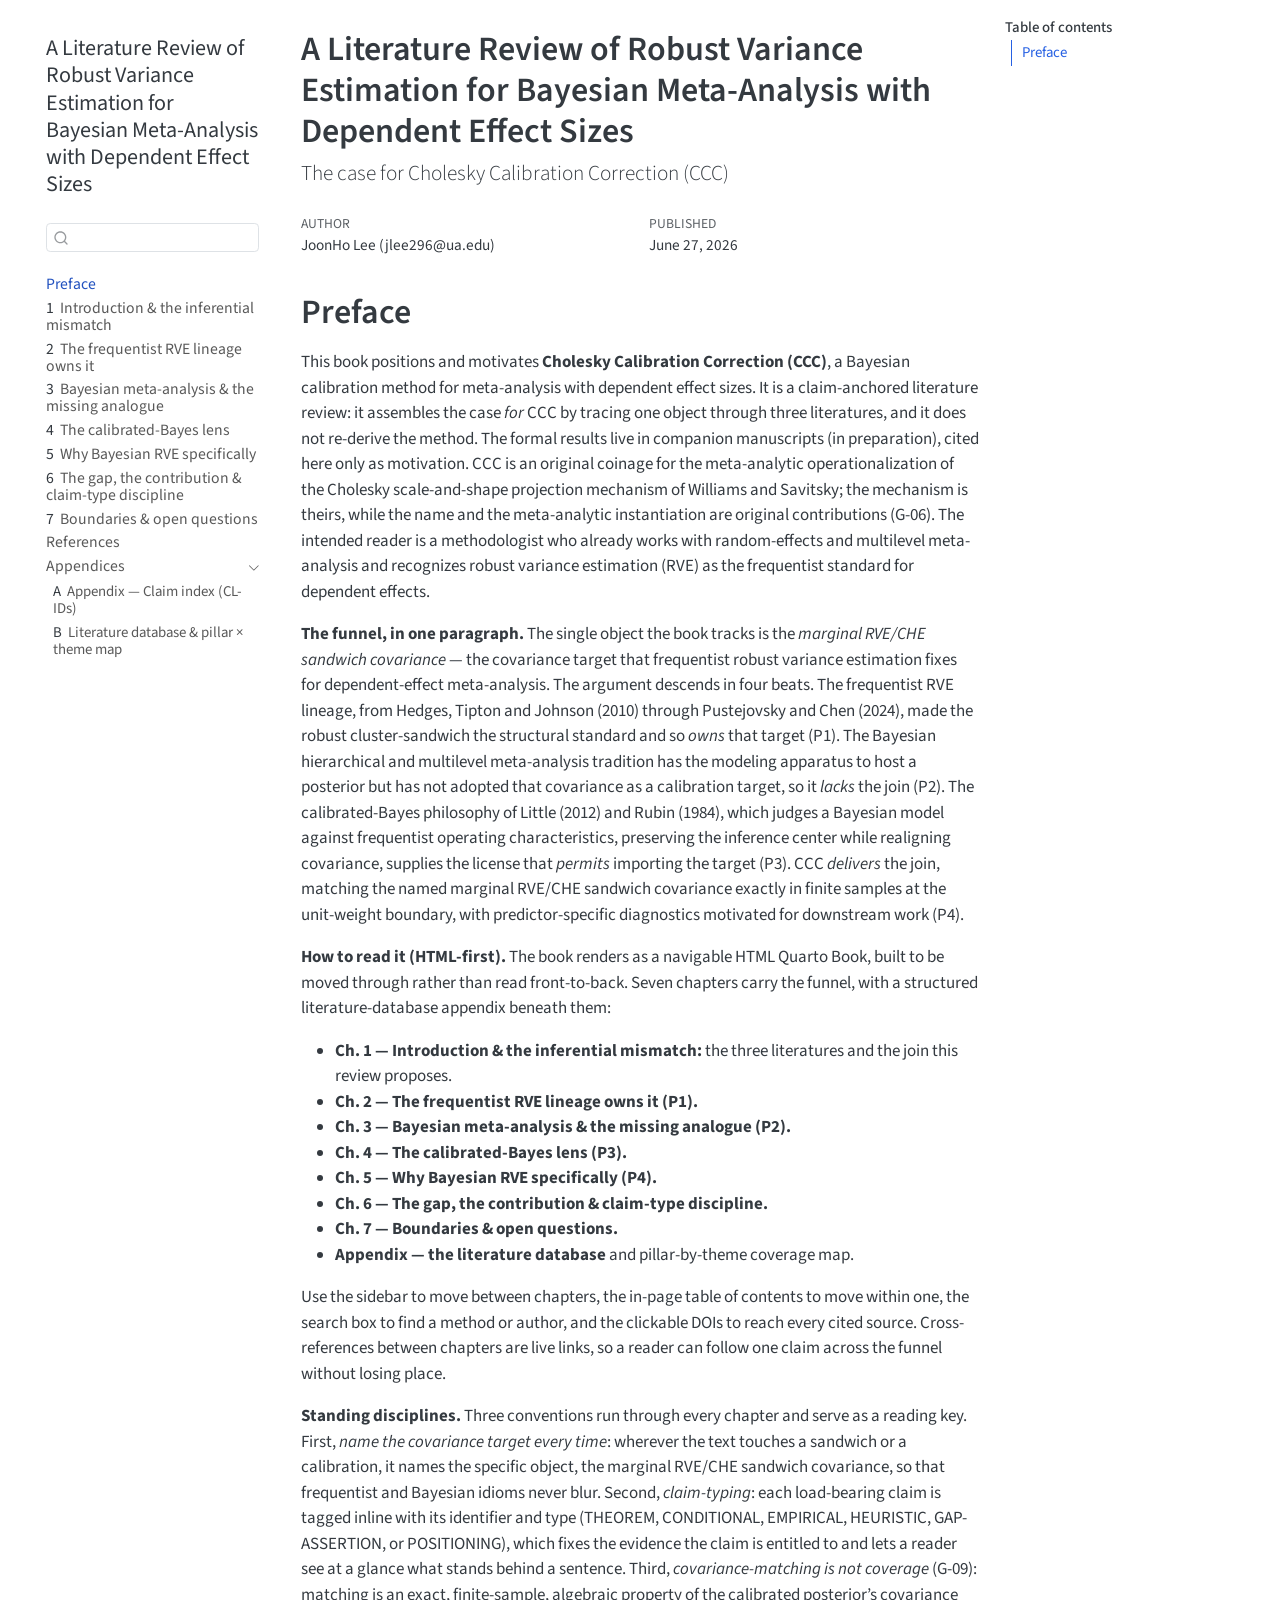
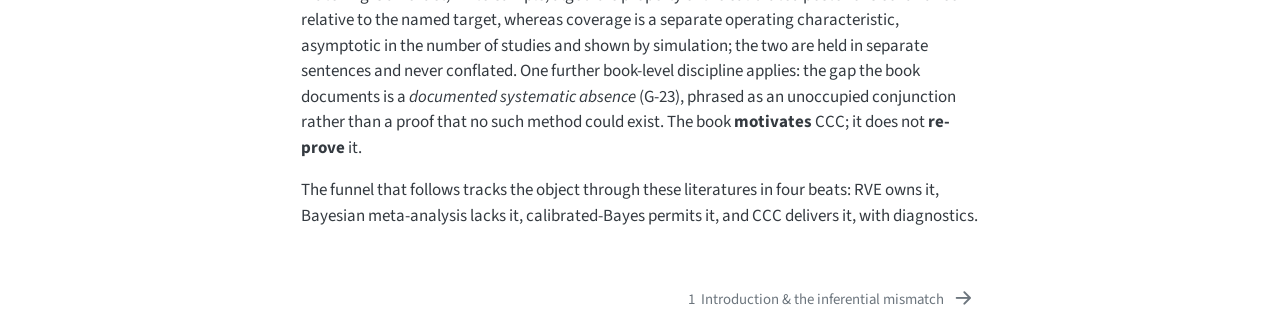
<file: index.html>
<!DOCTYPE html>
<html xmlns="http://www.w3.org/1999/xhtml" lang="en" xml:lang="en"><head>

<meta charset="utf-8">
<meta name="generator" content="quarto-1.9.37">

<meta name="viewport" content="width=device-width, initial-scale=1.0, user-scalable=yes">

<meta name="author" content="JoonHo Lee (jlee296@ua.edu)">
<meta name="dcterms.date" content="2026-06-27">

<title>A Literature Review of Robust Variance Estimation for Bayesian Meta-Analysis with Dependent Effect Sizes</title>
<style>
/* Default styles provided by pandoc.
** See https://pandoc.org/MANUAL.html#variables-for-html for config info.
*/
code{white-space: pre-wrap;}
span.smallcaps{font-variant: small-caps;}
div.columns{display: flex; gap: min(4vw, 1.5em);}
div.column{flex: auto; overflow-x: auto;}
div.hanging-indent{margin-left: 1.5em; text-indent: -1.5em;}
ul.task-list{list-style: none;}
ul.task-list li input[type="checkbox"] {
  width: 0.8em;
  margin: 0 0.8em 0.2em -1em; /* quarto-specific, see https://github.com/quarto-dev/quarto-cli/issues/4556 */ 
  vertical-align: middle;
}
</style>


<script src="site_libs/quarto-nav/quarto-nav.js"></script>
<script src="site_libs/quarto-nav/headroom.min.js"></script>
<script src="site_libs/clipboard/clipboard.min.js"></script>
<script src="site_libs/quarto-search/autocomplete.umd.js"></script>
<script src="site_libs/quarto-search/fuse.min.js"></script>
<script src="site_libs/quarto-search/quarto-search.js"></script>
<meta name="quarto:offset" content="./">
<link href="./01-introduction.html" rel="next">
<script src="site_libs/quarto-html/quarto.js" type="module"></script>
<script src="site_libs/quarto-html/tabsets/tabsets.js" type="module"></script>
<script src="site_libs/quarto-html/popper.min.js"></script>
<script src="site_libs/quarto-html/tippy.umd.min.js"></script>
<script src="site_libs/quarto-html/anchor.min.js"></script>
<link href="site_libs/quarto-html/tippy.css" rel="stylesheet">
<link href="site_libs/quarto-html/quarto-syntax-highlighting-7f8f88aac4f3542376d5c11b86a4c14d.css" rel="stylesheet" id="quarto-text-highlighting-styles">
<script src="site_libs/bootstrap/bootstrap.min.js"></script>
<link href="site_libs/bootstrap/bootstrap-icons.css" rel="stylesheet">
<link href="site_libs/bootstrap/bootstrap-5ccb035bea26c1e21f80f44cf7c27909.min.css" rel="stylesheet" append-hash="true" id="quarto-bootstrap" data-mode="light">
<script id="quarto-search-options" type="application/json">{
  "location": "sidebar",
  "copy-button": false,
  "collapse-after": 3,
  "panel-placement": "start",
  "type": "textbox",
  "limit": 50,
  "keyboard-shortcut": [
    "f",
    "/",
    "s"
  ],
  "show-item-context": false,
  "language": {
    "search-no-results-text": "No results",
    "search-matching-documents-text": "matching documents",
    "search-copy-link-title": "Copy link to search",
    "search-hide-matches-text": "Hide additional matches",
    "search-more-match-text": "more match in this document",
    "search-more-matches-text": "more matches in this document",
    "search-clear-button-title": "Clear",
    "search-text-placeholder": "",
    "search-detached-cancel-button-title": "Cancel",
    "search-submit-button-title": "Submit",
    "search-label": "Search"
  }
}</script>


<link rel="stylesheet" href="custom.css">
</head>

<body class="nav-sidebar floating quarto-light">

<div id="quarto-search-results"></div>
  <header id="quarto-header" class="headroom fixed-top">
  <nav class="quarto-secondary-nav">
    <div class="container-fluid d-flex">
      <button type="button" class="quarto-btn-toggle btn" data-bs-toggle="collapse" role="button" data-bs-target=".quarto-sidebar-collapse-item" aria-controls="quarto-sidebar" aria-expanded="false" aria-label="Toggle sidebar navigation" onclick="if (window.quartoToggleHeadroom) { window.quartoToggleHeadroom(); }">
        <i class="bi bi-layout-text-sidebar-reverse"></i>
      </button>
        <nav class="quarto-page-breadcrumbs" aria-label="breadcrumb"><ol class="breadcrumb"><li class="breadcrumb-item"><a href="./index.html">Preface</a></li></ol></nav>
        <a class="flex-grow-1" role="navigation" data-bs-toggle="collapse" data-bs-target=".quarto-sidebar-collapse-item" aria-controls="quarto-sidebar" aria-expanded="false" aria-label="Toggle sidebar navigation" onclick="if (window.quartoToggleHeadroom) { window.quartoToggleHeadroom(); }">      
        </a>
      <button type="button" class="btn quarto-search-button" aria-label="Search" onclick="window.quartoOpenSearch();">
        <i class="bi bi-search"></i>
      </button>
    </div>
  </nav>
</header>
<!-- content -->
<div id="quarto-content" class="quarto-container page-columns page-rows-contents page-layout-article">
<!-- sidebar -->
  <nav id="quarto-sidebar" class="sidebar collapse collapse-horizontal quarto-sidebar-collapse-item sidebar-navigation floating overflow-auto">
    <div class="pt-lg-2 mt-2 text-left sidebar-header">
    <div class="sidebar-title mb-0 py-0">
      <a href="./">A Literature Review of Robust Variance Estimation for Bayesian Meta-Analysis with Dependent Effect Sizes</a> 
    </div>
      </div>
        <div class="mt-2 flex-shrink-0 align-items-center">
        <div class="sidebar-search">
        <div id="quarto-search" class="" title="Search"></div>
        </div>
        </div>
    <div class="sidebar-menu-container"> 
    <ul class="list-unstyled mt-1">
        <li class="sidebar-item">
  <div class="sidebar-item-container"> 
  <a href="./index.html" class="sidebar-item-text sidebar-link active">
 <span class="menu-text">Preface</span></a>
  </div>
</li>
        <li class="sidebar-item">
  <div class="sidebar-item-container"> 
  <a href="./01-introduction.html" class="sidebar-item-text sidebar-link">
 <span class="menu-text"><span class="chapter-number">1</span>&nbsp; <span class="chapter-title">Introduction &amp; the inferential mismatch</span></span></a>
  </div>
</li>
        <li class="sidebar-item">
  <div class="sidebar-item-container"> 
  <a href="./02-rve-lineage.html" class="sidebar-item-text sidebar-link">
 <span class="menu-text"><span class="chapter-number">2</span>&nbsp; <span class="chapter-title">The frequentist RVE lineage owns it</span></span></a>
  </div>
</li>
        <li class="sidebar-item">
  <div class="sidebar-item-container"> 
  <a href="./03-bayesian-gap.html" class="sidebar-item-text sidebar-link">
 <span class="menu-text"><span class="chapter-number">3</span>&nbsp; <span class="chapter-title">Bayesian meta-analysis &amp; the missing analogue</span></span></a>
  </div>
</li>
        <li class="sidebar-item">
  <div class="sidebar-item-container"> 
  <a href="./04-calibrated-bayes.html" class="sidebar-item-text sidebar-link">
 <span class="menu-text"><span class="chapter-number">4</span>&nbsp; <span class="chapter-title">The calibrated-Bayes lens</span></span></a>
  </div>
</li>
        <li class="sidebar-item">
  <div class="sidebar-item-container"> 
  <a href="./05-why-bayesian-rve.html" class="sidebar-item-text sidebar-link">
 <span class="menu-text"><span class="chapter-number">5</span>&nbsp; <span class="chapter-title">Why Bayesian RVE specifically</span></span></a>
  </div>
</li>
        <li class="sidebar-item">
  <div class="sidebar-item-container"> 
  <a href="./06-gap-and-contribution.html" class="sidebar-item-text sidebar-link">
 <span class="menu-text"><span class="chapter-number">6</span>&nbsp; <span class="chapter-title">The gap, the contribution &amp; claim-type discipline</span></span></a>
  </div>
</li>
        <li class="sidebar-item">
  <div class="sidebar-item-container"> 
  <a href="./07-boundaries.html" class="sidebar-item-text sidebar-link">
 <span class="menu-text"><span class="chapter-number">7</span>&nbsp; <span class="chapter-title">Boundaries &amp; open questions</span></span></a>
  </div>
</li>
        <li class="sidebar-item">
  <div class="sidebar-item-container"> 
  <a href="./references.html" class="sidebar-item-text sidebar-link">
 <span class="menu-text">References</span></a>
  </div>
</li>
        <li class="sidebar-item sidebar-item-section">
      <div class="sidebar-item-container"> 
            <a class="sidebar-item-text sidebar-link text-start" data-bs-toggle="collapse" data-bs-target="#quarto-sidebar-section-1" role="navigation" aria-expanded="true">
 <span class="menu-text">Appendices</span></a>
          <a class="sidebar-item-toggle text-start" data-bs-toggle="collapse" data-bs-target="#quarto-sidebar-section-1" role="navigation" aria-expanded="true" aria-label="Toggle section">
            <i class="bi bi-chevron-right ms-2"></i>
          </a> 
      </div>
      <ul id="quarto-sidebar-section-1" class="collapse list-unstyled sidebar-section depth1 show">  
          <li class="sidebar-item">
  <div class="sidebar-item-container"> 
  <a href="./98-appendix-claim-index.html" class="sidebar-item-text sidebar-link">
 <span class="menu-text"><span class="chapter-number">A</span>&nbsp; <span class="chapter-title">Appendix — Claim index (CL-IDs)</span></span></a>
  </div>
</li>
          <li class="sidebar-item">
  <div class="sidebar-item-container"> 
  <a href="./99-appendix-database.html" class="sidebar-item-text sidebar-link">
 <span class="menu-text"><span class="chapter-number">B</span>&nbsp; <span class="chapter-title">Literature database &amp; pillar × theme map</span></span></a>
  </div>
</li>
      </ul>
  </li>
    </ul>
    </div>
</nav>
<div id="quarto-sidebar-glass" class="quarto-sidebar-collapse-item" data-bs-toggle="collapse" data-bs-target=".quarto-sidebar-collapse-item"></div>
<!-- margin-sidebar -->
    <div id="quarto-margin-sidebar" class="sidebar margin-sidebar">
        <nav id="TOC" role="doc-toc" class="toc-active">
    <h2 id="toc-title">Table of contents</h2>
   
  <ul>
  <li><a href="#preface" id="toc-preface" class="nav-link active" data-scroll-target="#preface">Preface</a></li>
  </ul>
</nav>
    </div>
<!-- main -->
<main class="content" id="quarto-document-content">

<header id="title-block-header" class="quarto-title-block default">
<div class="quarto-title">
<h1 class="title">A Literature Review of Robust Variance Estimation for Bayesian Meta-Analysis with Dependent Effect Sizes</h1>
<p class="subtitle lead">The case for Cholesky Calibration Correction (CCC)</p>
</div>



<div class="quarto-title-meta">

    <div>
    <div class="quarto-title-meta-heading">Author</div>
    <div class="quarto-title-meta-contents">
             <p>JoonHo Lee (jlee296@ua.edu) </p>
          </div>
  </div>
    
    <div>
    <div class="quarto-title-meta-heading">Published</div>
    <div class="quarto-title-meta-contents">
      <p class="date">June 27, 2026</p>
    </div>
  </div>
  
    
  </div>
  


</header>


<section id="preface" class="level1 unnumbered">
<h1 class="unnumbered">Preface</h1>
<p>This book positions and motivates <strong>Cholesky Calibration Correction (CCC)</strong>, a Bayesian calibration method for meta-analysis with dependent effect sizes. It is a claim-anchored literature review: it assembles the case <em>for</em> CCC by tracing one object through three literatures, and it does not re-derive the method. The formal results live in companion manuscripts (in preparation), cited here only as motivation. CCC is an original coinage for the meta-analytic operationalization of the Cholesky scale-and-shape projection mechanism of Williams and Savitsky; the mechanism is theirs, while the name and the meta-analytic instantiation are original contributions (G-06). The intended reader is a methodologist who already works with random-effects and multilevel meta-analysis and recognizes robust variance estimation (RVE) as the frequentist standard for dependent effects.</p>
<p><strong>The funnel, in one paragraph.</strong> The single object the book tracks is the <em>marginal RVE/CHE sandwich covariance</em> — the covariance target that frequentist robust variance estimation fixes for dependent-effect meta-analysis. The argument descends in four beats. The frequentist RVE lineage, from Hedges, Tipton and Johnson (2010) through Pustejovsky and Chen (2024), made the robust cluster-sandwich the structural standard and so <em>owns</em> that target (P1). The Bayesian hierarchical and multilevel meta-analysis tradition has the modeling apparatus to host a posterior but has not adopted that covariance as a calibration target, so it <em>lacks</em> the join (P2). The calibrated-Bayes philosophy of Little (2012) and Rubin (1984), which judges a Bayesian model against frequentist operating characteristics, preserving the inference center while realigning covariance, supplies the license that <em>permits</em> importing the target (P3). CCC <em>delivers</em> the join, matching the named marginal RVE/CHE sandwich covariance exactly in finite samples at the unit-weight boundary, with predictor-specific diagnostics motivated for downstream work (P4).</p>
<p><strong>How to read it (HTML-first).</strong> The book renders as a navigable HTML Quarto Book, built to be moved through rather than read front-to-back. Seven chapters carry the funnel, with a structured literature-database appendix beneath them:</p>
<ul>
<li><strong>Ch. 1 — Introduction &amp; the inferential mismatch:</strong> the three literatures and the join this review proposes.</li>
<li><strong>Ch. 2 — The frequentist RVE lineage owns it (P1).</strong></li>
<li><strong>Ch. 3 — Bayesian meta-analysis &amp; the missing analogue (P2).</strong></li>
<li><strong>Ch. 4 — The calibrated-Bayes lens (P3).</strong></li>
<li><strong>Ch. 5 — Why Bayesian RVE specifically (P4).</strong></li>
<li><strong>Ch. 6 — The gap, the contribution &amp; claim-type discipline.</strong></li>
<li><strong>Ch. 7 — Boundaries &amp; open questions.</strong></li>
<li><strong>Appendix — the literature database</strong> and pillar-by-theme coverage map.</li>
</ul>
<p>Use the sidebar to move between chapters, the in-page table of contents to move within one, the search box to find a method or author, and the clickable DOIs to reach every cited source. Cross-references between chapters are live links, so a reader can follow one claim across the funnel without losing place.</p>
<p><strong>Standing disciplines.</strong> Three conventions run through every chapter and serve as a reading key. First, <em>name the covariance target every time</em>: wherever the text touches a sandwich or a calibration, it names the specific object, the marginal RVE/CHE sandwich covariance, so that frequentist and Bayesian idioms never blur. Second, <em>claim-typing</em>: each load-bearing claim is tagged inline with its identifier and type (THEOREM, CONDITIONAL, EMPIRICAL, HEURISTIC, GAP-ASSERTION, or POSITIONING), which fixes the evidence the claim is entitled to and lets a reader see at a glance what stands behind a sentence. Third, <em>covariance-matching is not coverage</em> (G-09): matching is an exact, finite-sample, algebraic property of the calibrated posterior’s covariance relative to the named target, whereas coverage is a separate operating characteristic, asymptotic in the number of studies and shown by simulation; the two are held in separate sentences and never conflated. One further book-level discipline applies: the gap the book documents is a <em>documented systematic absence</em> (G-23), phrased as an unoccupied conjunction rather than a proof that no such method could exist. The book <strong>motivates</strong> CCC; it does not <strong>re-prove</strong> it.</p>
<p>The funnel that follows tracks the object through these literatures in four beats: RVE owns it, Bayesian meta-analysis lacks it, calibrated-Bayes permits it, and CCC delivers it, with diagnostics.</p>


</section>

</main> <!-- /main -->
<script id="quarto-html-after-body" type="application/javascript">
  window.document.addEventListener("DOMContentLoaded", function (event) {
    const icon = "";
    const anchorJS = new window.AnchorJS();
    anchorJS.options = {
      placement: 'right',
      icon: icon
    };
    anchorJS.add('.anchored');
    const isCodeAnnotation = (el) => {
      for (const clz of el.classList) {
        if (clz.startsWith('code-annotation-')) {                     
          return true;
        }
      }
      return false;
    }
    const onCopySuccess = function(e) {
      // button target
      const button = e.trigger;
      // don't keep focus
      button.blur();
      // flash "checked"
      button.classList.add('code-copy-button-checked');
      var currentTitle = button.getAttribute("title");
      button.setAttribute("title", "Copied!");
      let tooltip;
      if (window.bootstrap) {
        button.setAttribute("data-bs-toggle", "tooltip");
        button.setAttribute("data-bs-placement", "left");
        button.setAttribute("data-bs-title", "Copied!");
        tooltip = new bootstrap.Tooltip(button, 
          { trigger: "manual", 
            customClass: "code-copy-button-tooltip",
            offset: [0, -8]});
        tooltip.show();    
      }
      setTimeout(function() {
        if (tooltip) {
          tooltip.hide();
          button.removeAttribute("data-bs-title");
          button.removeAttribute("data-bs-toggle");
          button.removeAttribute("data-bs-placement");
        }
        button.setAttribute("title", currentTitle);
        button.classList.remove('code-copy-button-checked');
      }, 1000);
      // clear code selection
      e.clearSelection();
    }
    const getTextToCopy = function(trigger) {
      const outerScaffold = trigger.parentElement.cloneNode(true);
      const codeEl = outerScaffold.querySelector('code');
      for (const childEl of codeEl.children) {
        if (isCodeAnnotation(childEl)) {
          childEl.remove();
        }
      }
      return codeEl.innerText;
    }
    const clipboard = new window.ClipboardJS('.code-copy-button:not([data-in-quarto-modal])', {
      text: getTextToCopy
    });
    clipboard.on('success', onCopySuccess);
    if (window.document.getElementById('quarto-embedded-source-code-modal')) {
      const clipboardModal = new window.ClipboardJS('.code-copy-button[data-in-quarto-modal]', {
        text: getTextToCopy,
        container: window.document.getElementById('quarto-embedded-source-code-modal')
      });
      clipboardModal.on('success', onCopySuccess);
    }
      var localhostRegex = new RegExp(/^(?:http|https):\/\/localhost\:?[0-9]*\//);
      var mailtoRegex = new RegExp(/^mailto:/);
        var filterRegex = new RegExp('/' + window.location.host + '/');
      var isInternal = (href) => {
          return filterRegex.test(href) || localhostRegex.test(href) || mailtoRegex.test(href);
      }
      // Inspect non-navigation links and adorn them if external
     var links = window.document.querySelectorAll('a[href]:not(.nav-link):not(.navbar-brand):not(.toc-action):not(.sidebar-link):not(.sidebar-item-toggle):not(.pagination-link):not(.no-external):not([aria-hidden]):not(.dropdown-item):not(.quarto-navigation-tool):not(.about-link)');
      for (var i=0; i<links.length; i++) {
        const link = links[i];
        if (!isInternal(link.href)) {
          // undo the damage that might have been done by quarto-nav.js in the case of
          // links that we want to consider external
          if (link.dataset.originalHref !== undefined) {
            link.href = link.dataset.originalHref;
          }
        }
      }
    function tippyHover(el, contentFn, onTriggerFn, onUntriggerFn) {
      const config = {
        allowHTML: true,
        maxWidth: 500,
        delay: 100,
        arrow: false,
        appendTo: function(el) {
            return el.parentElement;
        },
        interactive: true,
        interactiveBorder: 10,
        theme: 'quarto',
        placement: 'bottom-start',
      };
      if (contentFn) {
        config.content = contentFn;
      }
      if (onTriggerFn) {
        config.onTrigger = onTriggerFn;
      }
      if (onUntriggerFn) {
        config.onUntrigger = onUntriggerFn;
      }
      window.tippy(el, config); 
    }
    const noterefs = window.document.querySelectorAll('a[role="doc-noteref"]');
    for (var i=0; i<noterefs.length; i++) {
      const ref = noterefs[i];
      tippyHover(ref, function() {
        // use id or data attribute instead here
        let href = ref.getAttribute('data-footnote-href') || ref.getAttribute('href');
        try { href = new URL(href).hash; } catch {}
        const id = href.replace(/^#\/?/, "");
        const note = window.document.getElementById(id);
        if (note) {
          return note.innerHTML;
        } else {
          return "";
        }
      });
    }
    const xrefs = window.document.querySelectorAll('a.quarto-xref');
    const processXRef = (id, note) => {
      // Strip column container classes
      const stripColumnClz = (el) => {
        el.classList.remove("page-full", "page-columns");
        if (el.children) {
          for (const child of el.children) {
            stripColumnClz(child);
          }
        }
      }
      stripColumnClz(note)
      if (id === null || id.startsWith('sec-')) {
        // Special case sections, only their first couple elements
        const container = document.createElement("div");
        if (note.children && note.children.length > 2) {
          container.appendChild(note.children[0].cloneNode(true));
          for (let i = 1; i < note.children.length; i++) {
            const child = note.children[i];
            if (child.tagName === "P" && child.innerText === "") {
              continue;
            } else {
              container.appendChild(child.cloneNode(true));
              break;
            }
          }
          if (window.Quarto?.typesetMath) {
            window.Quarto.typesetMath(container);
          }
          return container.innerHTML
        } else {
          if (window.Quarto?.typesetMath) {
            window.Quarto.typesetMath(note);
          }
          return note.innerHTML;
        }
      } else {
        // Remove any anchor links if they are present
        const anchorLink = note.querySelector('a.anchorjs-link');
        if (anchorLink) {
          anchorLink.remove();
        }
        if (window.Quarto?.typesetMath) {
          window.Quarto.typesetMath(note);
        }
        if (note.classList.contains("callout")) {
          return note.outerHTML;
        } else {
          return note.innerHTML;
        }
      }
    }
    for (var i=0; i<xrefs.length; i++) {
      const xref = xrefs[i];
      tippyHover(xref, undefined, function(instance) {
        instance.disable();
        let url = xref.getAttribute('href');
        let hash = undefined; 
        if (url.startsWith('#')) {
          hash = url;
        } else {
          try { hash = new URL(url).hash; } catch {}
        }
        if (hash) {
          const id = hash.replace(/^#\/?/, "");
          const note = window.document.getElementById(id);
          if (note !== null) {
            try {
              const html = processXRef(id, note.cloneNode(true));
              instance.setContent(html);
            } finally {
              instance.enable();
              instance.show();
            }
          } else {
            // See if we can fetch this
            fetch(url.split('#')[0])
            .then(res => res.text())
            .then(html => {
              const parser = new DOMParser();
              const htmlDoc = parser.parseFromString(html, "text/html");
              const note = htmlDoc.getElementById(id);
              if (note !== null) {
                const html = processXRef(id, note);
                instance.setContent(html);
              } 
            }).finally(() => {
              instance.enable();
              instance.show();
            });
          }
        } else {
          // See if we can fetch a full url (with no hash to target)
          // This is a special case and we should probably do some content thinning / targeting
          fetch(url)
          .then(res => res.text())
          .then(html => {
            const parser = new DOMParser();
            const htmlDoc = parser.parseFromString(html, "text/html");
            const note = htmlDoc.querySelector('main.content');
            if (note !== null) {
              // This should only happen for chapter cross references
              // (since there is no id in the URL)
              // remove the first header
              if (note.children.length > 0 && note.children[0].tagName === "HEADER") {
                note.children[0].remove();
              }
              const html = processXRef(null, note);
              instance.setContent(html);
            } 
          }).finally(() => {
            instance.enable();
            instance.show();
          });
        }
      }, function(instance) {
      });
    }
        let selectedAnnoteEl;
        const selectorForAnnotation = ( cell, annotation) => {
          let cellAttr = 'data-code-cell="' + cell + '"';
          let lineAttr = 'data-code-annotation="' +  annotation + '"';
          const selector = 'span[' + cellAttr + '][' + lineAttr + ']';
          return selector;
        }
        const selectCodeLines = (annoteEl) => {
          const doc = window.document;
          const targetCell = annoteEl.getAttribute("data-target-cell");
          const targetAnnotation = annoteEl.getAttribute("data-target-annotation");
          const annoteSpan = window.document.querySelector(selectorForAnnotation(targetCell, targetAnnotation));
          const lines = annoteSpan.getAttribute("data-code-lines").split(",");
          const lineIds = lines.map((line) => {
            return targetCell + "-" + line;
          })
          let top = null;
          let height = null;
          let parent = null;
          if (lineIds.length > 0) {
              //compute the position of the single el (top and bottom and make a div)
              const el = window.document.getElementById(lineIds[0]);
              top = el.offsetTop;
              height = el.offsetHeight;
              parent = el.parentElement.parentElement;
            if (lineIds.length > 1) {
              const lastEl = window.document.getElementById(lineIds[lineIds.length - 1]);
              const bottom = lastEl.offsetTop + lastEl.offsetHeight;
              height = bottom - top;
            }
            if (top !== null && height !== null && parent !== null) {
              // cook up a div (if necessary) and position it 
              let div = window.document.getElementById("code-annotation-line-highlight");
              if (div === null) {
                div = window.document.createElement("div");
                div.setAttribute("id", "code-annotation-line-highlight");
                div.style.position = 'absolute';
                parent.appendChild(div);
              }
              div.style.top = top - 2 + "px";
              div.style.height = height + 4 + "px";
              div.style.left = 0;
              let gutterDiv = window.document.getElementById("code-annotation-line-highlight-gutter");
              if (gutterDiv === null) {
                gutterDiv = window.document.createElement("div");
                gutterDiv.setAttribute("id", "code-annotation-line-highlight-gutter");
                gutterDiv.style.position = 'absolute';
                const codeCell = window.document.getElementById(targetCell);
                const gutter = codeCell.querySelector('.code-annotation-gutter');
                gutter.appendChild(gutterDiv);
              }
              gutterDiv.style.top = top - 2 + "px";
              gutterDiv.style.height = height + 4 + "px";
            }
            selectedAnnoteEl = annoteEl;
          }
        };
        const unselectCodeLines = () => {
          const elementsIds = ["code-annotation-line-highlight", "code-annotation-line-highlight-gutter"];
          elementsIds.forEach((elId) => {
            const div = window.document.getElementById(elId);
            if (div) {
              div.remove();
            }
          });
          selectedAnnoteEl = undefined;
        };
          // Handle positioning of the toggle
      window.addEventListener(
        "resize",
        throttle(() => {
          elRect = undefined;
          if (selectedAnnoteEl) {
            selectCodeLines(selectedAnnoteEl);
          }
        }, 10)
      );
      function throttle(fn, ms) {
      let throttle = false;
      let timer;
        return (...args) => {
          if(!throttle) { // first call gets through
              fn.apply(this, args);
              throttle = true;
          } else { // all the others get throttled
              if(timer) clearTimeout(timer); // cancel #2
              timer = setTimeout(() => {
                fn.apply(this, args);
                timer = throttle = false;
              }, ms);
          }
        };
      }
        // Attach click handler to the DT
        const annoteDls = window.document.querySelectorAll('dt[data-target-cell]');
        for (const annoteDlNode of annoteDls) {
          annoteDlNode.addEventListener('click', (event) => {
            const clickedEl = event.target;
            if (clickedEl !== selectedAnnoteEl) {
              unselectCodeLines();
              const activeEl = window.document.querySelector('dt[data-target-cell].code-annotation-active');
              if (activeEl) {
                activeEl.classList.remove('code-annotation-active');
              }
              selectCodeLines(clickedEl);
              clickedEl.classList.add('code-annotation-active');
            } else {
              // Unselect the line
              unselectCodeLines();
              clickedEl.classList.remove('code-annotation-active');
            }
          });
        }
    const findCites = (el) => {
      const parentEl = el.parentElement;
      if (parentEl) {
        const cites = parentEl.dataset.cites;
        if (cites) {
          return {
            el,
            cites: cites.split(' ')
          };
        } else {
          return findCites(el.parentElement)
        }
      } else {
        return undefined;
      }
    };
    var bibliorefs = window.document.querySelectorAll('a[role="doc-biblioref"]');
    for (var i=0; i<bibliorefs.length; i++) {
      const ref = bibliorefs[i];
      const citeInfo = findCites(ref);
      if (citeInfo) {
        tippyHover(citeInfo.el, function() {
          var popup = window.document.createElement('div');
          citeInfo.cites.forEach(function(cite) {
            var citeDiv = window.document.createElement('div');
            citeDiv.classList.add('hanging-indent');
            citeDiv.classList.add('csl-entry');
            var biblioDiv = window.document.getElementById('ref-' + cite);
            if (biblioDiv) {
              citeDiv.innerHTML = biblioDiv.innerHTML;
            }
            popup.appendChild(citeDiv);
          });
          return popup.innerHTML;
        });
      }
    }
  });
  </script>
<nav class="page-navigation">
  <div class="nav-page nav-page-previous">
  </div>
  <div class="nav-page nav-page-next">
      <a href="./01-introduction.html" class="pagination-link" aria-label="Introduction &amp; the inferential mismatch">
        <span class="nav-page-text"><span class="chapter-number">1</span>&nbsp; <span class="chapter-title">Introduction &amp; the inferential mismatch</span></span> <i class="bi bi-arrow-right-short"></i>
      </a>
  </div>
</nav>
</div> <!-- /content -->




</body></html>
</file>
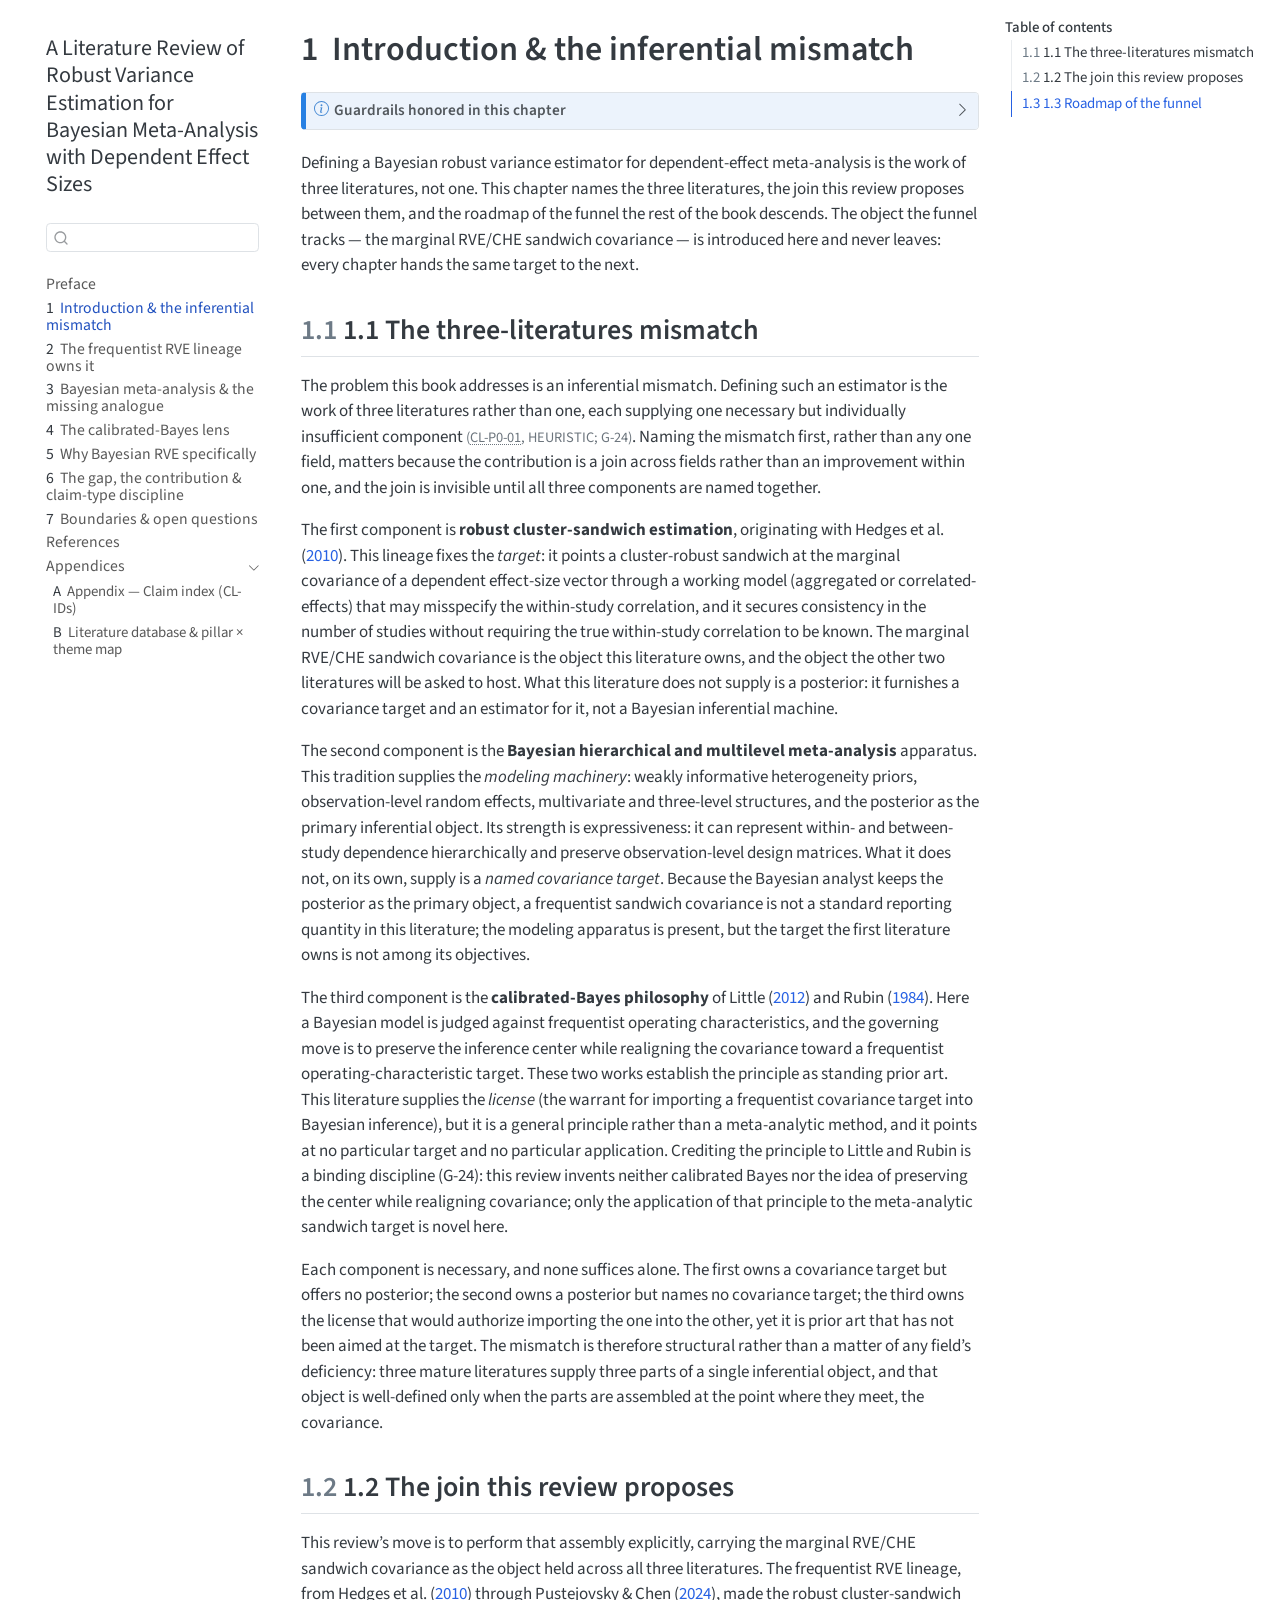
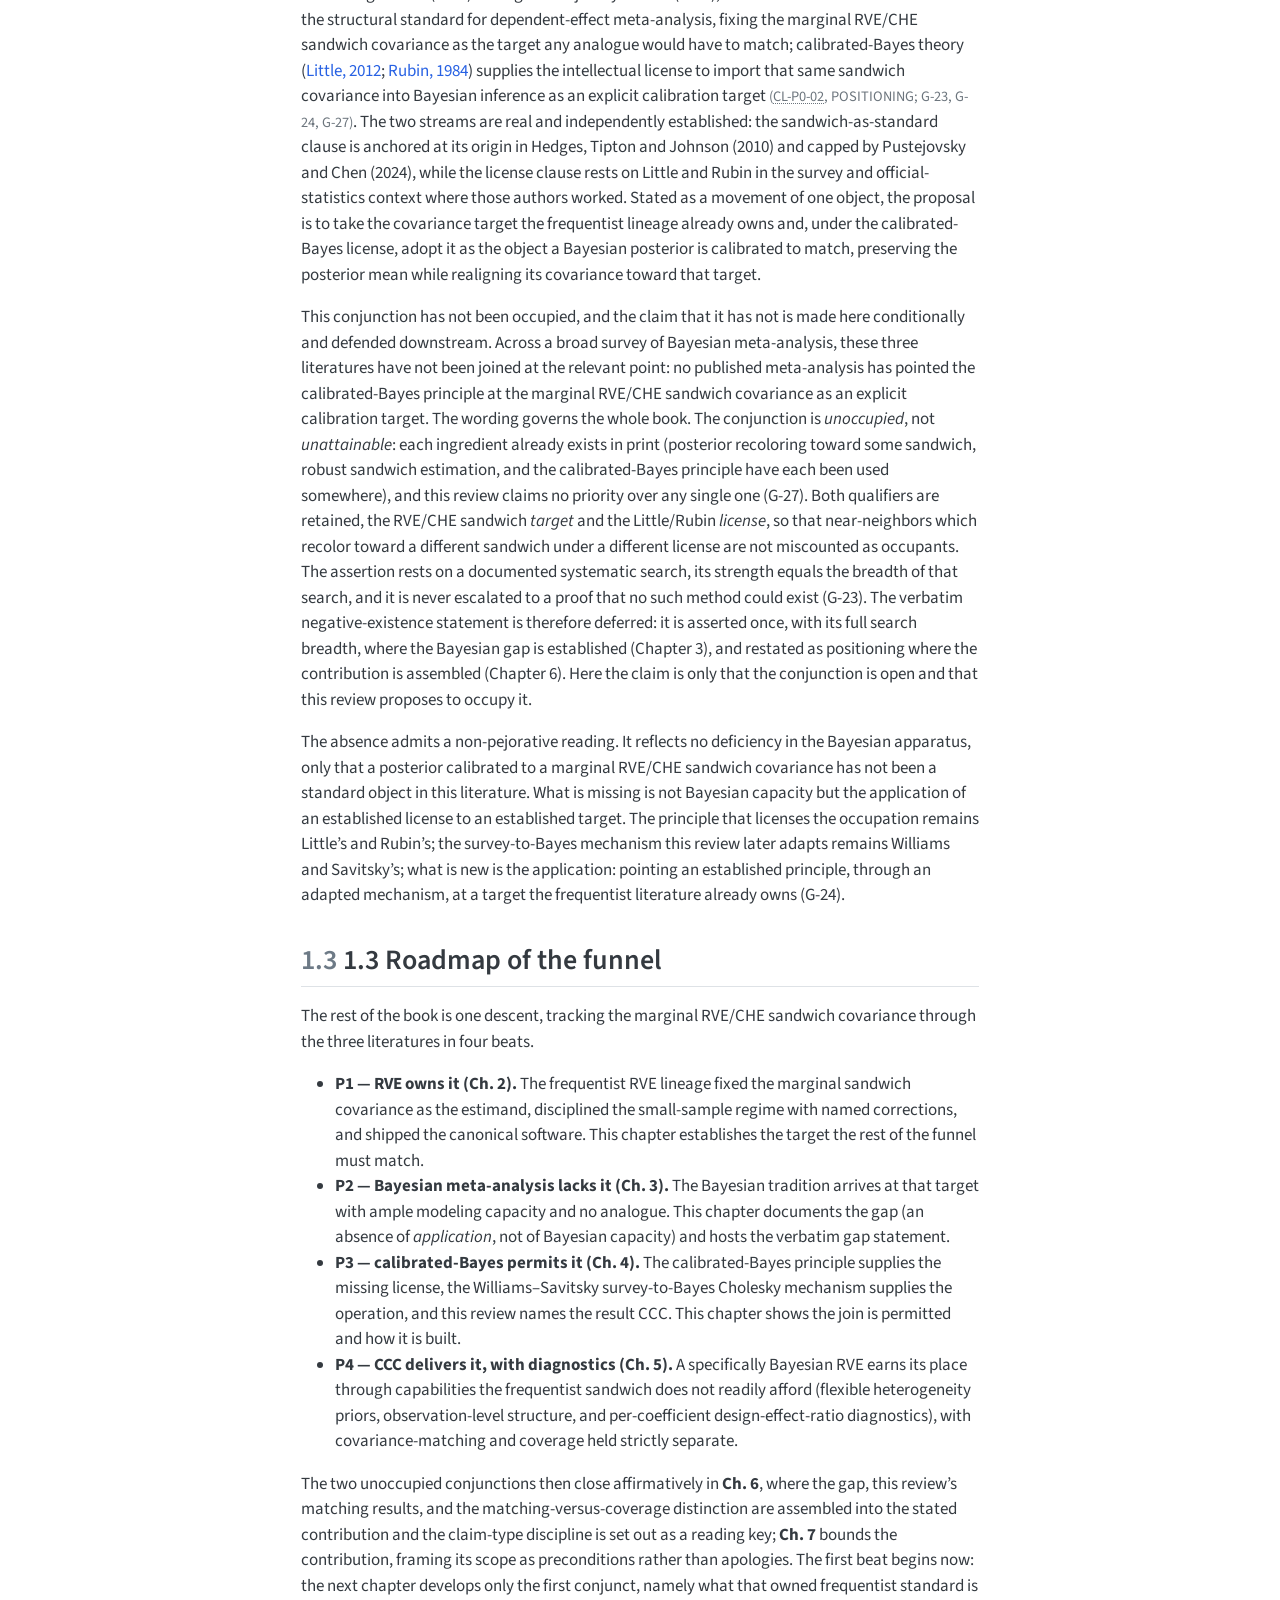
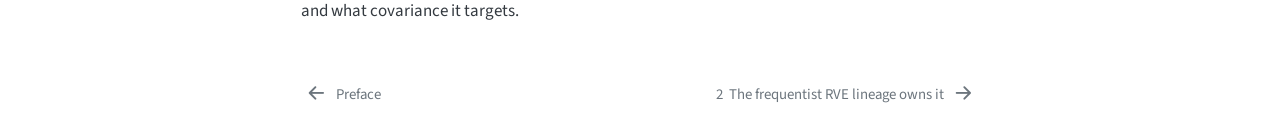
<file: 01-introduction.html>
<!DOCTYPE html>
<html xmlns="http://www.w3.org/1999/xhtml" lang="en" xml:lang="en"><head>

<meta charset="utf-8">
<meta name="generator" content="quarto-1.9.37">

<meta name="viewport" content="width=device-width, initial-scale=1.0, user-scalable=yes">


<title>1&nbsp; Introduction &amp; the inferential mismatch – A Literature Review of Robust Variance Estimation for Bayesian Meta-Analysis with Dependent Effect Sizes</title>
<style>
/* Default styles provided by pandoc.
** See https://pandoc.org/MANUAL.html#variables-for-html for config info.
*/
code{white-space: pre-wrap;}
span.smallcaps{font-variant: small-caps;}
div.columns{display: flex; gap: min(4vw, 1.5em);}
div.column{flex: auto; overflow-x: auto;}
div.hanging-indent{margin-left: 1.5em; text-indent: -1.5em;}
ul.task-list{list-style: none;}
ul.task-list li input[type="checkbox"] {
  width: 0.8em;
  margin: 0 0.8em 0.2em -1em; /* quarto-specific, see https://github.com/quarto-dev/quarto-cli/issues/4556 */ 
  vertical-align: middle;
}
/* CSS for citations */
div.csl-bib-body { }
div.csl-entry {
  clear: both;
  margin-bottom: 0em;
}
.hanging-indent div.csl-entry {
  margin-left:2em;
  text-indent:-2em;
}
div.csl-left-margin {
  min-width:2em;
  float:left;
}
div.csl-right-inline {
  margin-left:2em;
  padding-left:1em;
}
div.csl-indent {
  margin-left: 2em;
}</style>


<script src="site_libs/quarto-nav/quarto-nav.js"></script>
<script src="site_libs/quarto-nav/headroom.min.js"></script>
<script src="site_libs/clipboard/clipboard.min.js"></script>
<script src="site_libs/quarto-search/autocomplete.umd.js"></script>
<script src="site_libs/quarto-search/fuse.min.js"></script>
<script src="site_libs/quarto-search/quarto-search.js"></script>
<meta name="quarto:offset" content="./">
<link href="./02-rve-lineage.html" rel="next">
<link href="./index.html" rel="prev">
<script src="site_libs/quarto-html/quarto.js" type="module"></script>
<script src="site_libs/quarto-html/tabsets/tabsets.js" type="module"></script>
<script src="site_libs/quarto-html/popper.min.js"></script>
<script src="site_libs/quarto-html/tippy.umd.min.js"></script>
<script src="site_libs/quarto-html/anchor.min.js"></script>
<link href="site_libs/quarto-html/tippy.css" rel="stylesheet">
<link href="site_libs/quarto-html/quarto-syntax-highlighting-7f8f88aac4f3542376d5c11b86a4c14d.css" rel="stylesheet" id="quarto-text-highlighting-styles">
<script src="site_libs/bootstrap/bootstrap.min.js"></script>
<link href="site_libs/bootstrap/bootstrap-icons.css" rel="stylesheet">
<link href="site_libs/bootstrap/bootstrap-5ccb035bea26c1e21f80f44cf7c27909.min.css" rel="stylesheet" append-hash="true" id="quarto-bootstrap" data-mode="light">
<script id="quarto-search-options" type="application/json">{
  "location": "sidebar",
  "copy-button": false,
  "collapse-after": 3,
  "panel-placement": "start",
  "type": "textbox",
  "limit": 50,
  "keyboard-shortcut": [
    "f",
    "/",
    "s"
  ],
  "show-item-context": false,
  "language": {
    "search-no-results-text": "No results",
    "search-matching-documents-text": "matching documents",
    "search-copy-link-title": "Copy link to search",
    "search-hide-matches-text": "Hide additional matches",
    "search-more-match-text": "more match in this document",
    "search-more-matches-text": "more matches in this document",
    "search-clear-button-title": "Clear",
    "search-text-placeholder": "",
    "search-detached-cancel-button-title": "Cancel",
    "search-submit-button-title": "Submit",
    "search-label": "Search"
  }
}</script>


<link rel="stylesheet" href="custom.css">
</head>

<body class="nav-sidebar floating quarto-light">

<div id="quarto-search-results"></div>
  <header id="quarto-header" class="headroom fixed-top">
  <nav class="quarto-secondary-nav">
    <div class="container-fluid d-flex">
      <button type="button" class="quarto-btn-toggle btn" data-bs-toggle="collapse" role="button" data-bs-target=".quarto-sidebar-collapse-item" aria-controls="quarto-sidebar" aria-expanded="false" aria-label="Toggle sidebar navigation" onclick="if (window.quartoToggleHeadroom) { window.quartoToggleHeadroom(); }">
        <i class="bi bi-layout-text-sidebar-reverse"></i>
      </button>
        <nav class="quarto-page-breadcrumbs" aria-label="breadcrumb"><ol class="breadcrumb"><li class="breadcrumb-item"><a href="./01-introduction.html"><span class="chapter-number">1</span>&nbsp; <span class="chapter-title">Introduction &amp; the inferential mismatch</span></a></li></ol></nav>
        <a class="flex-grow-1" role="navigation" data-bs-toggle="collapse" data-bs-target=".quarto-sidebar-collapse-item" aria-controls="quarto-sidebar" aria-expanded="false" aria-label="Toggle sidebar navigation" onclick="if (window.quartoToggleHeadroom) { window.quartoToggleHeadroom(); }">      
        </a>
      <button type="button" class="btn quarto-search-button" aria-label="Search" onclick="window.quartoOpenSearch();">
        <i class="bi bi-search"></i>
      </button>
    </div>
  </nav>
</header>
<!-- content -->
<div id="quarto-content" class="quarto-container page-columns page-rows-contents page-layout-article">
<!-- sidebar -->
  <nav id="quarto-sidebar" class="sidebar collapse collapse-horizontal quarto-sidebar-collapse-item sidebar-navigation floating overflow-auto">
    <div class="pt-lg-2 mt-2 text-left sidebar-header">
    <div class="sidebar-title mb-0 py-0">
      <a href="./">A Literature Review of Robust Variance Estimation for Bayesian Meta-Analysis with Dependent Effect Sizes</a> 
    </div>
      </div>
        <div class="mt-2 flex-shrink-0 align-items-center">
        <div class="sidebar-search">
        <div id="quarto-search" class="" title="Search"></div>
        </div>
        </div>
    <div class="sidebar-menu-container"> 
    <ul class="list-unstyled mt-1">
        <li class="sidebar-item">
  <div class="sidebar-item-container"> 
  <a href="./index.html" class="sidebar-item-text sidebar-link">
 <span class="menu-text">Preface</span></a>
  </div>
</li>
        <li class="sidebar-item">
  <div class="sidebar-item-container"> 
  <a href="./01-introduction.html" class="sidebar-item-text sidebar-link active">
 <span class="menu-text"><span class="chapter-number">1</span>&nbsp; <span class="chapter-title">Introduction &amp; the inferential mismatch</span></span></a>
  </div>
</li>
        <li class="sidebar-item">
  <div class="sidebar-item-container"> 
  <a href="./02-rve-lineage.html" class="sidebar-item-text sidebar-link">
 <span class="menu-text"><span class="chapter-number">2</span>&nbsp; <span class="chapter-title">The frequentist RVE lineage owns it</span></span></a>
  </div>
</li>
        <li class="sidebar-item">
  <div class="sidebar-item-container"> 
  <a href="./03-bayesian-gap.html" class="sidebar-item-text sidebar-link">
 <span class="menu-text"><span class="chapter-number">3</span>&nbsp; <span class="chapter-title">Bayesian meta-analysis &amp; the missing analogue</span></span></a>
  </div>
</li>
        <li class="sidebar-item">
  <div class="sidebar-item-container"> 
  <a href="./04-calibrated-bayes.html" class="sidebar-item-text sidebar-link">
 <span class="menu-text"><span class="chapter-number">4</span>&nbsp; <span class="chapter-title">The calibrated-Bayes lens</span></span></a>
  </div>
</li>
        <li class="sidebar-item">
  <div class="sidebar-item-container"> 
  <a href="./05-why-bayesian-rve.html" class="sidebar-item-text sidebar-link">
 <span class="menu-text"><span class="chapter-number">5</span>&nbsp; <span class="chapter-title">Why Bayesian RVE specifically</span></span></a>
  </div>
</li>
        <li class="sidebar-item">
  <div class="sidebar-item-container"> 
  <a href="./06-gap-and-contribution.html" class="sidebar-item-text sidebar-link">
 <span class="menu-text"><span class="chapter-number">6</span>&nbsp; <span class="chapter-title">The gap, the contribution &amp; claim-type discipline</span></span></a>
  </div>
</li>
        <li class="sidebar-item">
  <div class="sidebar-item-container"> 
  <a href="./07-boundaries.html" class="sidebar-item-text sidebar-link">
 <span class="menu-text"><span class="chapter-number">7</span>&nbsp; <span class="chapter-title">Boundaries &amp; open questions</span></span></a>
  </div>
</li>
        <li class="sidebar-item">
  <div class="sidebar-item-container"> 
  <a href="./references.html" class="sidebar-item-text sidebar-link">
 <span class="menu-text">References</span></a>
  </div>
</li>
        <li class="sidebar-item sidebar-item-section">
      <div class="sidebar-item-container"> 
            <a class="sidebar-item-text sidebar-link text-start" data-bs-toggle="collapse" data-bs-target="#quarto-sidebar-section-1" role="navigation" aria-expanded="true">
 <span class="menu-text">Appendices</span></a>
          <a class="sidebar-item-toggle text-start" data-bs-toggle="collapse" data-bs-target="#quarto-sidebar-section-1" role="navigation" aria-expanded="true" aria-label="Toggle section">
            <i class="bi bi-chevron-right ms-2"></i>
          </a> 
      </div>
      <ul id="quarto-sidebar-section-1" class="collapse list-unstyled sidebar-section depth1 show">  
          <li class="sidebar-item">
  <div class="sidebar-item-container"> 
  <a href="./98-appendix-claim-index.html" class="sidebar-item-text sidebar-link">
 <span class="menu-text"><span class="chapter-number">A</span>&nbsp; <span class="chapter-title">Appendix — Claim index (CL-IDs)</span></span></a>
  </div>
</li>
          <li class="sidebar-item">
  <div class="sidebar-item-container"> 
  <a href="./99-appendix-database.html" class="sidebar-item-text sidebar-link">
 <span class="menu-text"><span class="chapter-number">B</span>&nbsp; <span class="chapter-title">Literature database &amp; pillar × theme map</span></span></a>
  </div>
</li>
      </ul>
  </li>
    </ul>
    </div>
</nav>
<div id="quarto-sidebar-glass" class="quarto-sidebar-collapse-item" data-bs-toggle="collapse" data-bs-target=".quarto-sidebar-collapse-item"></div>
<!-- margin-sidebar -->
    <div id="quarto-margin-sidebar" class="sidebar margin-sidebar">
        <nav id="TOC" role="doc-toc" class="toc-active">
    <h2 id="toc-title">Table of contents</h2>
   
  <ul>
  <li><a href="#sec-three-literatures" id="toc-sec-three-literatures" class="nav-link active" data-scroll-target="#sec-three-literatures"><span class="header-section-number">1.1</span> 1.1 The three-literatures mismatch</a></li>
  <li><a href="#sec-the-join" id="toc-sec-the-join" class="nav-link" data-scroll-target="#sec-the-join"><span class="header-section-number">1.2</span> 1.2 The join this review proposes</a></li>
  <li><a href="#sec-roadmap" id="toc-sec-roadmap" class="nav-link" data-scroll-target="#sec-roadmap"><span class="header-section-number">1.3</span> 1.3 Roadmap of the funnel</a></li>
  </ul>
</nav>
    </div>
<!-- main -->
<main class="content" id="quarto-document-content">

<header id="title-block-header" class="quarto-title-block default">
<div class="quarto-title">
<h1 class="title"><span id="sec-introduction" class="quarto-section-identifier"><span class="chapter-number">1</span>&nbsp; <span class="chapter-title">Introduction &amp; the inferential mismatch</span></span></h1>
</div>



<div class="quarto-title-meta">

    
  
    
  </div>
  


</header>


<div class="callout callout-style-default callout-note callout-titled">
<div class="callout-header d-flex align-content-center collapsed" data-bs-toggle="collapse" data-bs-target=".callout-1-contents" aria-controls="callout-1" aria-expanded="false" aria-label="Toggle callout">
<div class="callout-icon-container">
<i class="callout-icon"></i>
</div>
<div class="callout-title-container flex-fill">
<span class="screen-reader-only">Note</span>Guardrails honored in this chapter
</div>
<div class="callout-btn-toggle d-inline-block border-0 py-1 ps-1 pe-0 float-end"><i class="callout-toggle"></i></div>
</div>
<div id="callout-1" class="callout-1-contents callout-collapse collapse">
<div class="callout-body-container callout-body">
<ul>
<li><strong>G-24</strong> — The calibrated-Bayes principle (judge a Bayesian model against frequentist operating characteristics; preserve the inference center while realigning covariance) is established prior art in Little (2012) and Rubin (1984); only its application to the meta-analytic RVE/CHE sandwich target is this review’s contribution.</li>
<li><strong>G-23</strong> — The “never joined” claim is a <em>documented systematic absence</em>, phrased conditionally as an unoccupied conjunction; it is defended downstream, not proved here.</li>
<li><strong>G-27</strong> — “Never joined” means the <em>conjunction</em> of an RVE/CHE-sandwich target and a Little/Rubin license is unoccupied; it is never a priority claim over any single ingredient (posterior recoloring, sandwich estimation, or the calibrated-Bayes principle), each of which exists in print.</li>
</ul>
</div>
</div>
</div>
<p>Defining a Bayesian robust variance estimator for dependent-effect meta-analysis is the work of three literatures, not one. This chapter names the three literatures, the join this review proposes between them, and the roadmap of the funnel the rest of the book descends. The object the funnel tracks — the marginal RVE/CHE sandwich covariance — is introduced here and never leaves: every chapter hands the same target to the next.</p>
<section id="sec-three-literatures" class="level2" data-number="1.1">
<h2 data-number="1.1" class="anchored" data-anchor-id="sec-three-literatures"><span class="header-section-number">1.1</span> 1.1 The three-literatures mismatch</h2>
<p>The problem this book addresses is an inferential mismatch. Defining such an estimator is the work of three literatures rather than one, each supplying one necessary but individually insufficient component <span class="claim-tag">(<a href="./98-appendix-claim-index.html#cl-p0-01">CL-P0-01</a>, HEURISTIC; G-24)</span>. Naming the mismatch first, rather than any one field, matters because the contribution is a join across fields rather than an improvement within one, and the join is invisible until all three components are named together.</p>
<p>The first component is <strong>robust cluster-sandwich estimation</strong>, originating with <span class="citation" data-cites="hedges2010">Hedges et al. (<a href="references.html#ref-hedges2010" role="doc-biblioref">2010</a>)</span>. This lineage fixes the <em>target</em>: it points a cluster-robust sandwich at the marginal covariance of a dependent effect-size vector through a working model (aggregated or correlated-effects) that may misspecify the within-study correlation, and it secures consistency in the number of studies without requiring the true within-study correlation to be known. The marginal RVE/CHE sandwich covariance is the object this literature owns, and the object the other two literatures will be asked to host. What this literature does not supply is a posterior: it furnishes a covariance target and an estimator for it, not a Bayesian inferential machine.</p>
<p>The second component is the <strong>Bayesian hierarchical and multilevel meta-analysis</strong> apparatus. This tradition supplies the <em>modeling machinery</em>: weakly informative heterogeneity priors, observation-level random effects, multivariate and three-level structures, and the posterior as the primary inferential object. Its strength is expressiveness: it can represent within- and between-study dependence hierarchically and preserve observation-level design matrices. What it does not, on its own, supply is a <em>named covariance target</em>. Because the Bayesian analyst keeps the posterior as the primary object, a frequentist sandwich covariance is not a standard reporting quantity in this literature; the modeling apparatus is present, but the target the first literature owns is not among its objectives.</p>
<p>The third component is the <strong>calibrated-Bayes philosophy</strong> of <span class="citation" data-cites="little2012">Little (<a href="references.html#ref-little2012" role="doc-biblioref">2012</a>)</span> and <span class="citation" data-cites="rubin1984">Rubin (<a href="references.html#ref-rubin1984" role="doc-biblioref">1984</a>)</span>. Here a Bayesian model is judged against frequentist operating characteristics, and the governing move is to preserve the inference center while realigning the covariance toward a frequentist operating-characteristic target. These two works establish the principle as standing prior art. This literature supplies the <em>license</em> (the warrant for importing a frequentist covariance target into Bayesian inference), but it is a general principle rather than a meta-analytic method, and it points at no particular target and no particular application. Crediting the principle to Little and Rubin is a binding discipline (G-24): this review invents neither calibrated Bayes nor the idea of preserving the center while realigning covariance; only the application of that principle to the meta-analytic sandwich target is novel here.</p>
<p>Each component is necessary, and none suffices alone. The first owns a covariance target but offers no posterior; the second owns a posterior but names no covariance target; the third owns the license that would authorize importing the one into the other, yet it is prior art that has not been aimed at the target. The mismatch is therefore structural rather than a matter of any field’s deficiency: three mature literatures supply three parts of a single inferential object, and that object is well-defined only when the parts are assembled at the point where they meet, the covariance.</p>
</section>
<section id="sec-the-join" class="level2" data-number="1.2">
<h2 data-number="1.2" class="anchored" data-anchor-id="sec-the-join"><span class="header-section-number">1.2</span> 1.2 The join this review proposes</h2>
<p>This review’s move is to perform that assembly explicitly, carrying the marginal RVE/CHE sandwich covariance as the object held across all three literatures. The frequentist RVE lineage, from <span class="citation" data-cites="hedges2010">Hedges et al. (<a href="references.html#ref-hedges2010" role="doc-biblioref">2010</a>)</span> through <span class="citation" data-cites="pustejovsky2024">Pustejovsky &amp; Chen (<a href="references.html#ref-pustejovsky2024" role="doc-biblioref">2024</a>)</span>, made the robust cluster-sandwich the structural standard for dependent-effect meta-analysis, fixing the marginal RVE/CHE sandwich covariance as the target any analogue would have to match; calibrated-Bayes theory <span class="citation" data-cites="little2012 rubin1984">(<a href="references.html#ref-little2012" role="doc-biblioref">Little, 2012</a>; <a href="references.html#ref-rubin1984" role="doc-biblioref">Rubin, 1984</a>)</span> supplies the intellectual license to import that same sandwich covariance into Bayesian inference as an explicit calibration target <span class="claim-tag">(<a href="./98-appendix-claim-index.html#cl-p0-02">CL-P0-02</a>, POSITIONING; G-23, G-24, G-27)</span>. The two streams are real and independently established: the sandwich-as-standard clause is anchored at its origin in Hedges, Tipton and Johnson (2010) and capped by Pustejovsky and Chen (2024), while the license clause rests on Little and Rubin in the survey and official-statistics context where those authors worked. Stated as a movement of one object, the proposal is to take the covariance target the frequentist lineage already owns and, under the calibrated-Bayes license, adopt it as the object a Bayesian posterior is calibrated to match, preserving the posterior mean while realigning its covariance toward that target.</p>
<p>This conjunction has not been occupied, and the claim that it has not is made here conditionally and defended downstream. Across a broad survey of Bayesian meta-analysis, these three literatures have not been joined at the relevant point: no published meta-analysis has pointed the calibrated-Bayes principle at the marginal RVE/CHE sandwich covariance as an explicit calibration target. The wording governs the whole book. The conjunction is <em>unoccupied</em>, not <em>unattainable</em>: each ingredient already exists in print (posterior recoloring toward some sandwich, robust sandwich estimation, and the calibrated-Bayes principle have each been used somewhere), and this review claims no priority over any single one (G-27). Both qualifiers are retained, the RVE/CHE sandwich <em>target</em> and the Little/Rubin <em>license</em>, so that near-neighbors which recolor toward a different sandwich under a different license are not miscounted as occupants. The assertion rests on a documented systematic search, its strength equals the breadth of that search, and it is never escalated to a proof that no such method could exist (G-23). The verbatim negative-existence statement is therefore deferred: it is asserted once, with its full search breadth, where the Bayesian gap is established (Chapter 3), and restated as positioning where the contribution is assembled (Chapter 6). Here the claim is only that the conjunction is open and that this review proposes to occupy it.</p>
<p>The absence admits a non-pejorative reading. It reflects no deficiency in the Bayesian apparatus, only that a posterior calibrated to a marginal RVE/CHE sandwich covariance has not been a standard object in this literature. What is missing is not Bayesian capacity but the application of an established license to an established target. The principle that licenses the occupation remains Little’s and Rubin’s; the survey-to-Bayes mechanism this review later adapts remains Williams and Savitsky’s; what is new is the application: pointing an established principle, through an adapted mechanism, at a target the frequentist literature already owns (G-24).</p>
</section>
<section id="sec-roadmap" class="level2" data-number="1.3">
<h2 data-number="1.3" class="anchored" data-anchor-id="sec-roadmap"><span class="header-section-number">1.3</span> 1.3 Roadmap of the funnel</h2>
<p>The rest of the book is one descent, tracking the marginal RVE/CHE sandwich covariance through the three literatures in four beats.</p>
<ul>
<li><strong>P1 — RVE owns it (Ch. 2).</strong> The frequentist RVE lineage fixed the marginal sandwich covariance as the estimand, disciplined the small-sample regime with named corrections, and shipped the canonical software. This chapter establishes the target the rest of the funnel must match.</li>
<li><strong>P2 — Bayesian meta-analysis lacks it (Ch. 3).</strong> The Bayesian tradition arrives at that target with ample modeling capacity and no analogue. This chapter documents the gap (an absence of <em>application</em>, not of Bayesian capacity) and hosts the verbatim gap statement.</li>
<li><strong>P3 — calibrated-Bayes permits it (Ch. 4).</strong> The calibrated-Bayes principle supplies the missing license, the Williams–Savitsky survey-to-Bayes Cholesky mechanism supplies the operation, and this review names the result CCC. This chapter shows the join is permitted and how it is built.</li>
<li><strong>P4 — CCC delivers it, with diagnostics (Ch. 5).</strong> A specifically Bayesian RVE earns its place through capabilities the frequentist sandwich does not readily afford (flexible heterogeneity priors, observation-level structure, and per-coefficient design-effect-ratio diagnostics), with covariance-matching and coverage held strictly separate.</li>
</ul>
<p>The two unoccupied conjunctions then close affirmatively in <strong>Ch. 6</strong>, where the gap, this review’s matching results, and the matching-versus-coverage distinction are assembled into the stated contribution and the claim-type discipline is set out as a reading key; <strong>Ch. 7</strong> bounds the contribution, framing its scope as preconditions rather than apologies. The first beat begins now: the next chapter develops only the first conjunct, namely what that owned frequentist standard is and what covariance it targets.</p>


<div id="refs" class="references csl-bib-body hanging-indent" data-entry-spacing="0" data-line-spacing="2" role="list" style="display: none">
<div id="ref-hedges2010" class="csl-entry" role="listitem">
Hedges, L. V., Tipton, E., &amp; Johnson, M. C. (2010). Robust variance estimation in meta-regression with dependent effect size estimates. <em>Research Synthesis Methods</em>. <a href="https://doi.org/10.1002/jrsm.5">https://doi.org/10.1002/jrsm.5</a>
</div>
<div id="ref-little2012" class="csl-entry" role="listitem">
Little, R. J. (2012). Calibrated bayes, an alternative inferential paradigm for official statistics. <em>Journal of Official Statistics</em>.
</div>
<div id="ref-pustejovsky2024" class="csl-entry" role="listitem">
Pustejovsky, J. E., &amp; Chen, M. (2024). Equivalencies between ad hoc strategies and multivariate models for meta-analysis of dependent effect sizes. <em>Journal of Educational and Behavioral Statistics</em>. <a href="https://doi.org/10.3102/10769986241232524">https://doi.org/10.3102/10769986241232524</a>
</div>
<div id="ref-rubin1984" class="csl-entry" role="listitem">
Rubin, D. B. (1984). Bayesianly justifiable and relevant frequency calculations for the applied statistician. <em>The Annals of Statistics</em>. <a href="https://doi.org/10.1214/aos/1176346785">https://doi.org/10.1214/aos/1176346785</a>
</div>
</div>
</section>

</main> <!-- /main -->
<script id="quarto-html-after-body" type="application/javascript">
  window.document.addEventListener("DOMContentLoaded", function (event) {
    const icon = "";
    const anchorJS = new window.AnchorJS();
    anchorJS.options = {
      placement: 'right',
      icon: icon
    };
    anchorJS.add('.anchored');
    const isCodeAnnotation = (el) => {
      for (const clz of el.classList) {
        if (clz.startsWith('code-annotation-')) {                     
          return true;
        }
      }
      return false;
    }
    const onCopySuccess = function(e) {
      // button target
      const button = e.trigger;
      // don't keep focus
      button.blur();
      // flash "checked"
      button.classList.add('code-copy-button-checked');
      var currentTitle = button.getAttribute("title");
      button.setAttribute("title", "Copied!");
      let tooltip;
      if (window.bootstrap) {
        button.setAttribute("data-bs-toggle", "tooltip");
        button.setAttribute("data-bs-placement", "left");
        button.setAttribute("data-bs-title", "Copied!");
        tooltip = new bootstrap.Tooltip(button, 
          { trigger: "manual", 
            customClass: "code-copy-button-tooltip",
            offset: [0, -8]});
        tooltip.show();    
      }
      setTimeout(function() {
        if (tooltip) {
          tooltip.hide();
          button.removeAttribute("data-bs-title");
          button.removeAttribute("data-bs-toggle");
          button.removeAttribute("data-bs-placement");
        }
        button.setAttribute("title", currentTitle);
        button.classList.remove('code-copy-button-checked');
      }, 1000);
      // clear code selection
      e.clearSelection();
    }
    const getTextToCopy = function(trigger) {
      const outerScaffold = trigger.parentElement.cloneNode(true);
      const codeEl = outerScaffold.querySelector('code');
      for (const childEl of codeEl.children) {
        if (isCodeAnnotation(childEl)) {
          childEl.remove();
        }
      }
      return codeEl.innerText;
    }
    const clipboard = new window.ClipboardJS('.code-copy-button:not([data-in-quarto-modal])', {
      text: getTextToCopy
    });
    clipboard.on('success', onCopySuccess);
    if (window.document.getElementById('quarto-embedded-source-code-modal')) {
      const clipboardModal = new window.ClipboardJS('.code-copy-button[data-in-quarto-modal]', {
        text: getTextToCopy,
        container: window.document.getElementById('quarto-embedded-source-code-modal')
      });
      clipboardModal.on('success', onCopySuccess);
    }
      var localhostRegex = new RegExp(/^(?:http|https):\/\/localhost\:?[0-9]*\//);
      var mailtoRegex = new RegExp(/^mailto:/);
        var filterRegex = new RegExp('/' + window.location.host + '/');
      var isInternal = (href) => {
          return filterRegex.test(href) || localhostRegex.test(href) || mailtoRegex.test(href);
      }
      // Inspect non-navigation links and adorn them if external
     var links = window.document.querySelectorAll('a[href]:not(.nav-link):not(.navbar-brand):not(.toc-action):not(.sidebar-link):not(.sidebar-item-toggle):not(.pagination-link):not(.no-external):not([aria-hidden]):not(.dropdown-item):not(.quarto-navigation-tool):not(.about-link)');
      for (var i=0; i<links.length; i++) {
        const link = links[i];
        if (!isInternal(link.href)) {
          // undo the damage that might have been done by quarto-nav.js in the case of
          // links that we want to consider external
          if (link.dataset.originalHref !== undefined) {
            link.href = link.dataset.originalHref;
          }
        }
      }
    function tippyHover(el, contentFn, onTriggerFn, onUntriggerFn) {
      const config = {
        allowHTML: true,
        maxWidth: 500,
        delay: 100,
        arrow: false,
        appendTo: function(el) {
            return el.parentElement;
        },
        interactive: true,
        interactiveBorder: 10,
        theme: 'quarto',
        placement: 'bottom-start',
      };
      if (contentFn) {
        config.content = contentFn;
      }
      if (onTriggerFn) {
        config.onTrigger = onTriggerFn;
      }
      if (onUntriggerFn) {
        config.onUntrigger = onUntriggerFn;
      }
      window.tippy(el, config); 
    }
    const noterefs = window.document.querySelectorAll('a[role="doc-noteref"]');
    for (var i=0; i<noterefs.length; i++) {
      const ref = noterefs[i];
      tippyHover(ref, function() {
        // use id or data attribute instead here
        let href = ref.getAttribute('data-footnote-href') || ref.getAttribute('href');
        try { href = new URL(href).hash; } catch {}
        const id = href.replace(/^#\/?/, "");
        const note = window.document.getElementById(id);
        if (note) {
          return note.innerHTML;
        } else {
          return "";
        }
      });
    }
    const xrefs = window.document.querySelectorAll('a.quarto-xref');
    const processXRef = (id, note) => {
      // Strip column container classes
      const stripColumnClz = (el) => {
        el.classList.remove("page-full", "page-columns");
        if (el.children) {
          for (const child of el.children) {
            stripColumnClz(child);
          }
        }
      }
      stripColumnClz(note)
      if (id === null || id.startsWith('sec-')) {
        // Special case sections, only their first couple elements
        const container = document.createElement("div");
        if (note.children && note.children.length > 2) {
          container.appendChild(note.children[0].cloneNode(true));
          for (let i = 1; i < note.children.length; i++) {
            const child = note.children[i];
            if (child.tagName === "P" && child.innerText === "") {
              continue;
            } else {
              container.appendChild(child.cloneNode(true));
              break;
            }
          }
          if (window.Quarto?.typesetMath) {
            window.Quarto.typesetMath(container);
          }
          return container.innerHTML
        } else {
          if (window.Quarto?.typesetMath) {
            window.Quarto.typesetMath(note);
          }
          return note.innerHTML;
        }
      } else {
        // Remove any anchor links if they are present
        const anchorLink = note.querySelector('a.anchorjs-link');
        if (anchorLink) {
          anchorLink.remove();
        }
        if (window.Quarto?.typesetMath) {
          window.Quarto.typesetMath(note);
        }
        if (note.classList.contains("callout")) {
          return note.outerHTML;
        } else {
          return note.innerHTML;
        }
      }
    }
    for (var i=0; i<xrefs.length; i++) {
      const xref = xrefs[i];
      tippyHover(xref, undefined, function(instance) {
        instance.disable();
        let url = xref.getAttribute('href');
        let hash = undefined; 
        if (url.startsWith('#')) {
          hash = url;
        } else {
          try { hash = new URL(url).hash; } catch {}
        }
        if (hash) {
          const id = hash.replace(/^#\/?/, "");
          const note = window.document.getElementById(id);
          if (note !== null) {
            try {
              const html = processXRef(id, note.cloneNode(true));
              instance.setContent(html);
            } finally {
              instance.enable();
              instance.show();
            }
          } else {
            // See if we can fetch this
            fetch(url.split('#')[0])
            .then(res => res.text())
            .then(html => {
              const parser = new DOMParser();
              const htmlDoc = parser.parseFromString(html, "text/html");
              const note = htmlDoc.getElementById(id);
              if (note !== null) {
                const html = processXRef(id, note);
                instance.setContent(html);
              } 
            }).finally(() => {
              instance.enable();
              instance.show();
            });
          }
        } else {
          // See if we can fetch a full url (with no hash to target)
          // This is a special case and we should probably do some content thinning / targeting
          fetch(url)
          .then(res => res.text())
          .then(html => {
            const parser = new DOMParser();
            const htmlDoc = parser.parseFromString(html, "text/html");
            const note = htmlDoc.querySelector('main.content');
            if (note !== null) {
              // This should only happen for chapter cross references
              // (since there is no id in the URL)
              // remove the first header
              if (note.children.length > 0 && note.children[0].tagName === "HEADER") {
                note.children[0].remove();
              }
              const html = processXRef(null, note);
              instance.setContent(html);
            } 
          }).finally(() => {
            instance.enable();
            instance.show();
          });
        }
      }, function(instance) {
      });
    }
        let selectedAnnoteEl;
        const selectorForAnnotation = ( cell, annotation) => {
          let cellAttr = 'data-code-cell="' + cell + '"';
          let lineAttr = 'data-code-annotation="' +  annotation + '"';
          const selector = 'span[' + cellAttr + '][' + lineAttr + ']';
          return selector;
        }
        const selectCodeLines = (annoteEl) => {
          const doc = window.document;
          const targetCell = annoteEl.getAttribute("data-target-cell");
          const targetAnnotation = annoteEl.getAttribute("data-target-annotation");
          const annoteSpan = window.document.querySelector(selectorForAnnotation(targetCell, targetAnnotation));
          const lines = annoteSpan.getAttribute("data-code-lines").split(",");
          const lineIds = lines.map((line) => {
            return targetCell + "-" + line;
          })
          let top = null;
          let height = null;
          let parent = null;
          if (lineIds.length > 0) {
              //compute the position of the single el (top and bottom and make a div)
              const el = window.document.getElementById(lineIds[0]);
              top = el.offsetTop;
              height = el.offsetHeight;
              parent = el.parentElement.parentElement;
            if (lineIds.length > 1) {
              const lastEl = window.document.getElementById(lineIds[lineIds.length - 1]);
              const bottom = lastEl.offsetTop + lastEl.offsetHeight;
              height = bottom - top;
            }
            if (top !== null && height !== null && parent !== null) {
              // cook up a div (if necessary) and position it 
              let div = window.document.getElementById("code-annotation-line-highlight");
              if (div === null) {
                div = window.document.createElement("div");
                div.setAttribute("id", "code-annotation-line-highlight");
                div.style.position = 'absolute';
                parent.appendChild(div);
              }
              div.style.top = top - 2 + "px";
              div.style.height = height + 4 + "px";
              div.style.left = 0;
              let gutterDiv = window.document.getElementById("code-annotation-line-highlight-gutter");
              if (gutterDiv === null) {
                gutterDiv = window.document.createElement("div");
                gutterDiv.setAttribute("id", "code-annotation-line-highlight-gutter");
                gutterDiv.style.position = 'absolute';
                const codeCell = window.document.getElementById(targetCell);
                const gutter = codeCell.querySelector('.code-annotation-gutter');
                gutter.appendChild(gutterDiv);
              }
              gutterDiv.style.top = top - 2 + "px";
              gutterDiv.style.height = height + 4 + "px";
            }
            selectedAnnoteEl = annoteEl;
          }
        };
        const unselectCodeLines = () => {
          const elementsIds = ["code-annotation-line-highlight", "code-annotation-line-highlight-gutter"];
          elementsIds.forEach((elId) => {
            const div = window.document.getElementById(elId);
            if (div) {
              div.remove();
            }
          });
          selectedAnnoteEl = undefined;
        };
          // Handle positioning of the toggle
      window.addEventListener(
        "resize",
        throttle(() => {
          elRect = undefined;
          if (selectedAnnoteEl) {
            selectCodeLines(selectedAnnoteEl);
          }
        }, 10)
      );
      function throttle(fn, ms) {
      let throttle = false;
      let timer;
        return (...args) => {
          if(!throttle) { // first call gets through
              fn.apply(this, args);
              throttle = true;
          } else { // all the others get throttled
              if(timer) clearTimeout(timer); // cancel #2
              timer = setTimeout(() => {
                fn.apply(this, args);
                timer = throttle = false;
              }, ms);
          }
        };
      }
        // Attach click handler to the DT
        const annoteDls = window.document.querySelectorAll('dt[data-target-cell]');
        for (const annoteDlNode of annoteDls) {
          annoteDlNode.addEventListener('click', (event) => {
            const clickedEl = event.target;
            if (clickedEl !== selectedAnnoteEl) {
              unselectCodeLines();
              const activeEl = window.document.querySelector('dt[data-target-cell].code-annotation-active');
              if (activeEl) {
                activeEl.classList.remove('code-annotation-active');
              }
              selectCodeLines(clickedEl);
              clickedEl.classList.add('code-annotation-active');
            } else {
              // Unselect the line
              unselectCodeLines();
              clickedEl.classList.remove('code-annotation-active');
            }
          });
        }
    const findCites = (el) => {
      const parentEl = el.parentElement;
      if (parentEl) {
        const cites = parentEl.dataset.cites;
        if (cites) {
          return {
            el,
            cites: cites.split(' ')
          };
        } else {
          return findCites(el.parentElement)
        }
      } else {
        return undefined;
      }
    };
    var bibliorefs = window.document.querySelectorAll('a[role="doc-biblioref"]');
    for (var i=0; i<bibliorefs.length; i++) {
      const ref = bibliorefs[i];
      const citeInfo = findCites(ref);
      if (citeInfo) {
        tippyHover(citeInfo.el, function() {
          var popup = window.document.createElement('div');
          citeInfo.cites.forEach(function(cite) {
            var citeDiv = window.document.createElement('div');
            citeDiv.classList.add('hanging-indent');
            citeDiv.classList.add('csl-entry');
            var biblioDiv = window.document.getElementById('ref-' + cite);
            if (biblioDiv) {
              citeDiv.innerHTML = biblioDiv.innerHTML;
            }
            popup.appendChild(citeDiv);
          });
          return popup.innerHTML;
        });
      }
    }
  });
  </script>
<nav class="page-navigation">
  <div class="nav-page nav-page-previous">
      <a href="./index.html" class="pagination-link" aria-label="Preface">
        <i class="bi bi-arrow-left-short"></i> <span class="nav-page-text">Preface</span>
      </a>          
  </div>
  <div class="nav-page nav-page-next">
      <a href="./02-rve-lineage.html" class="pagination-link" aria-label="The frequentist RVE lineage owns it">
        <span class="nav-page-text"><span class="chapter-number">2</span>&nbsp; <span class="chapter-title">The frequentist RVE lineage owns it</span></span> <i class="bi bi-arrow-right-short"></i>
      </a>
  </div>
</nav>
</div> <!-- /content -->




</body></html>
</file>
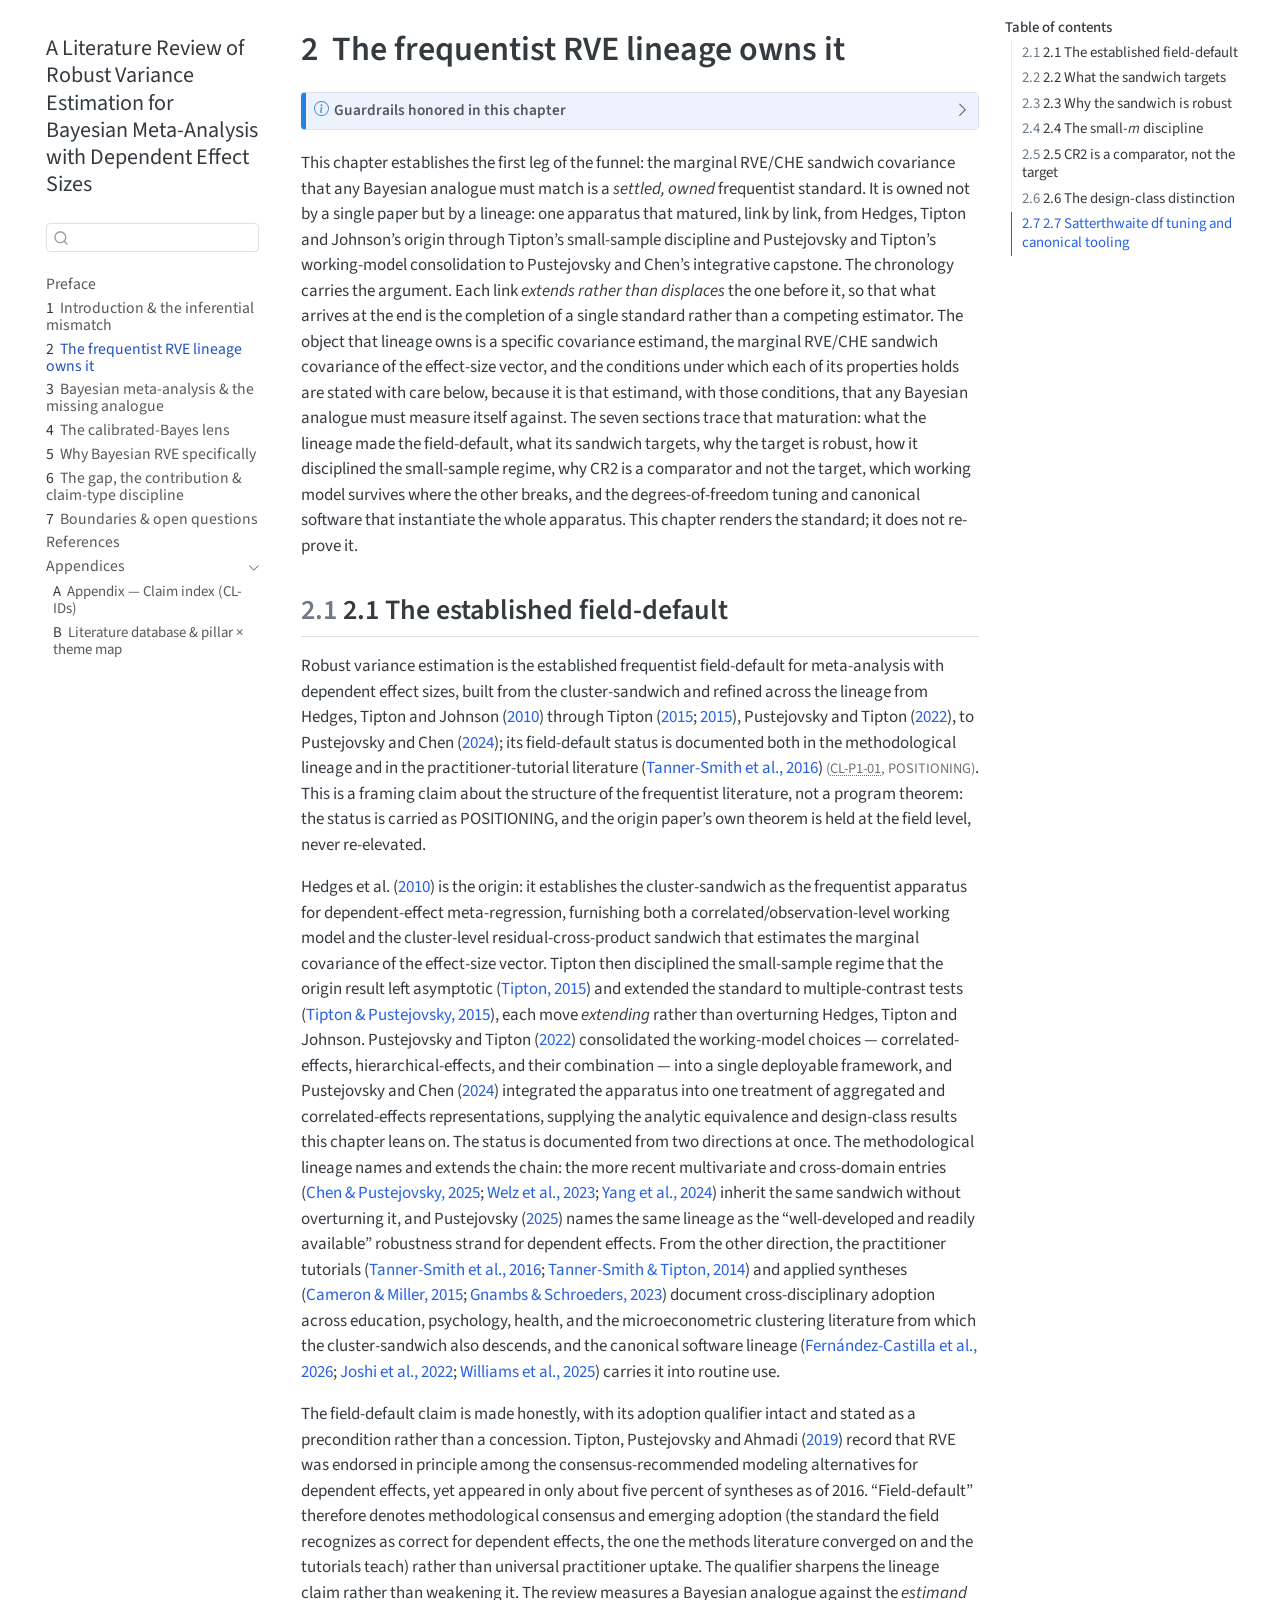
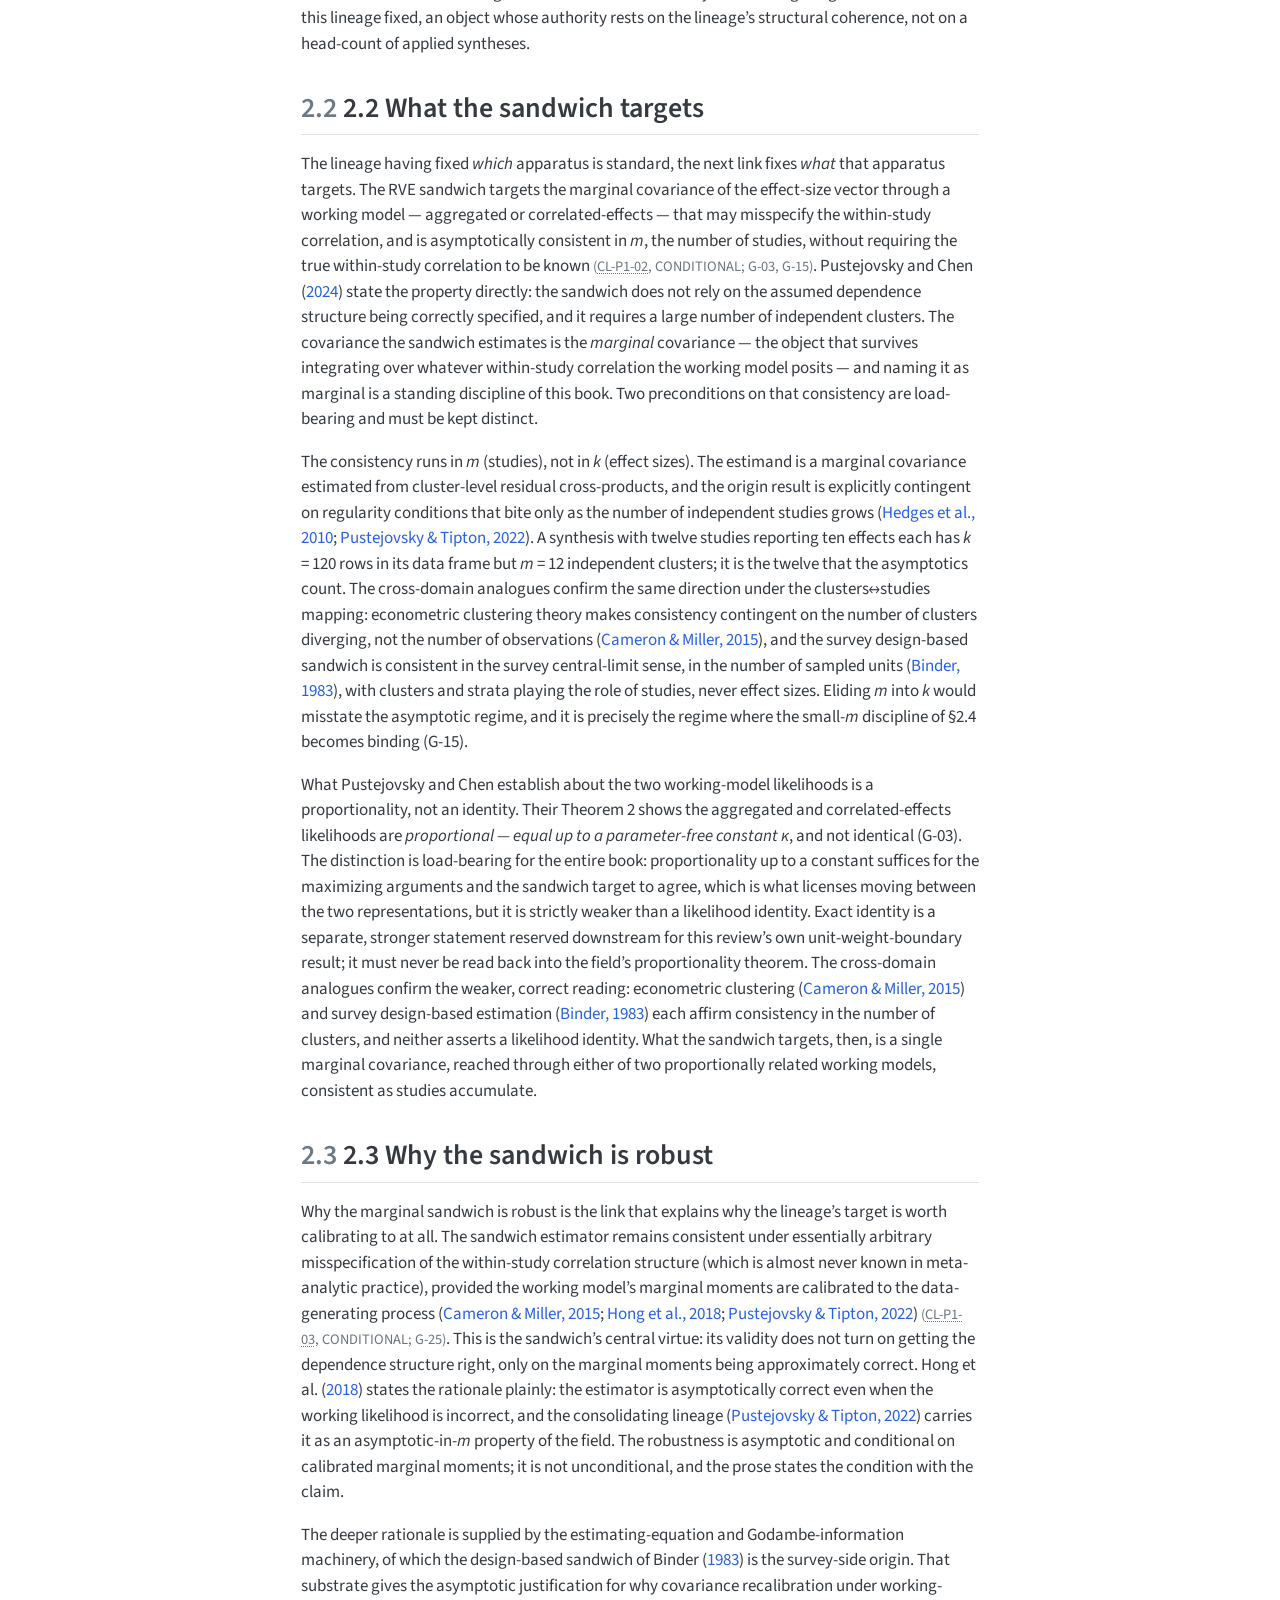
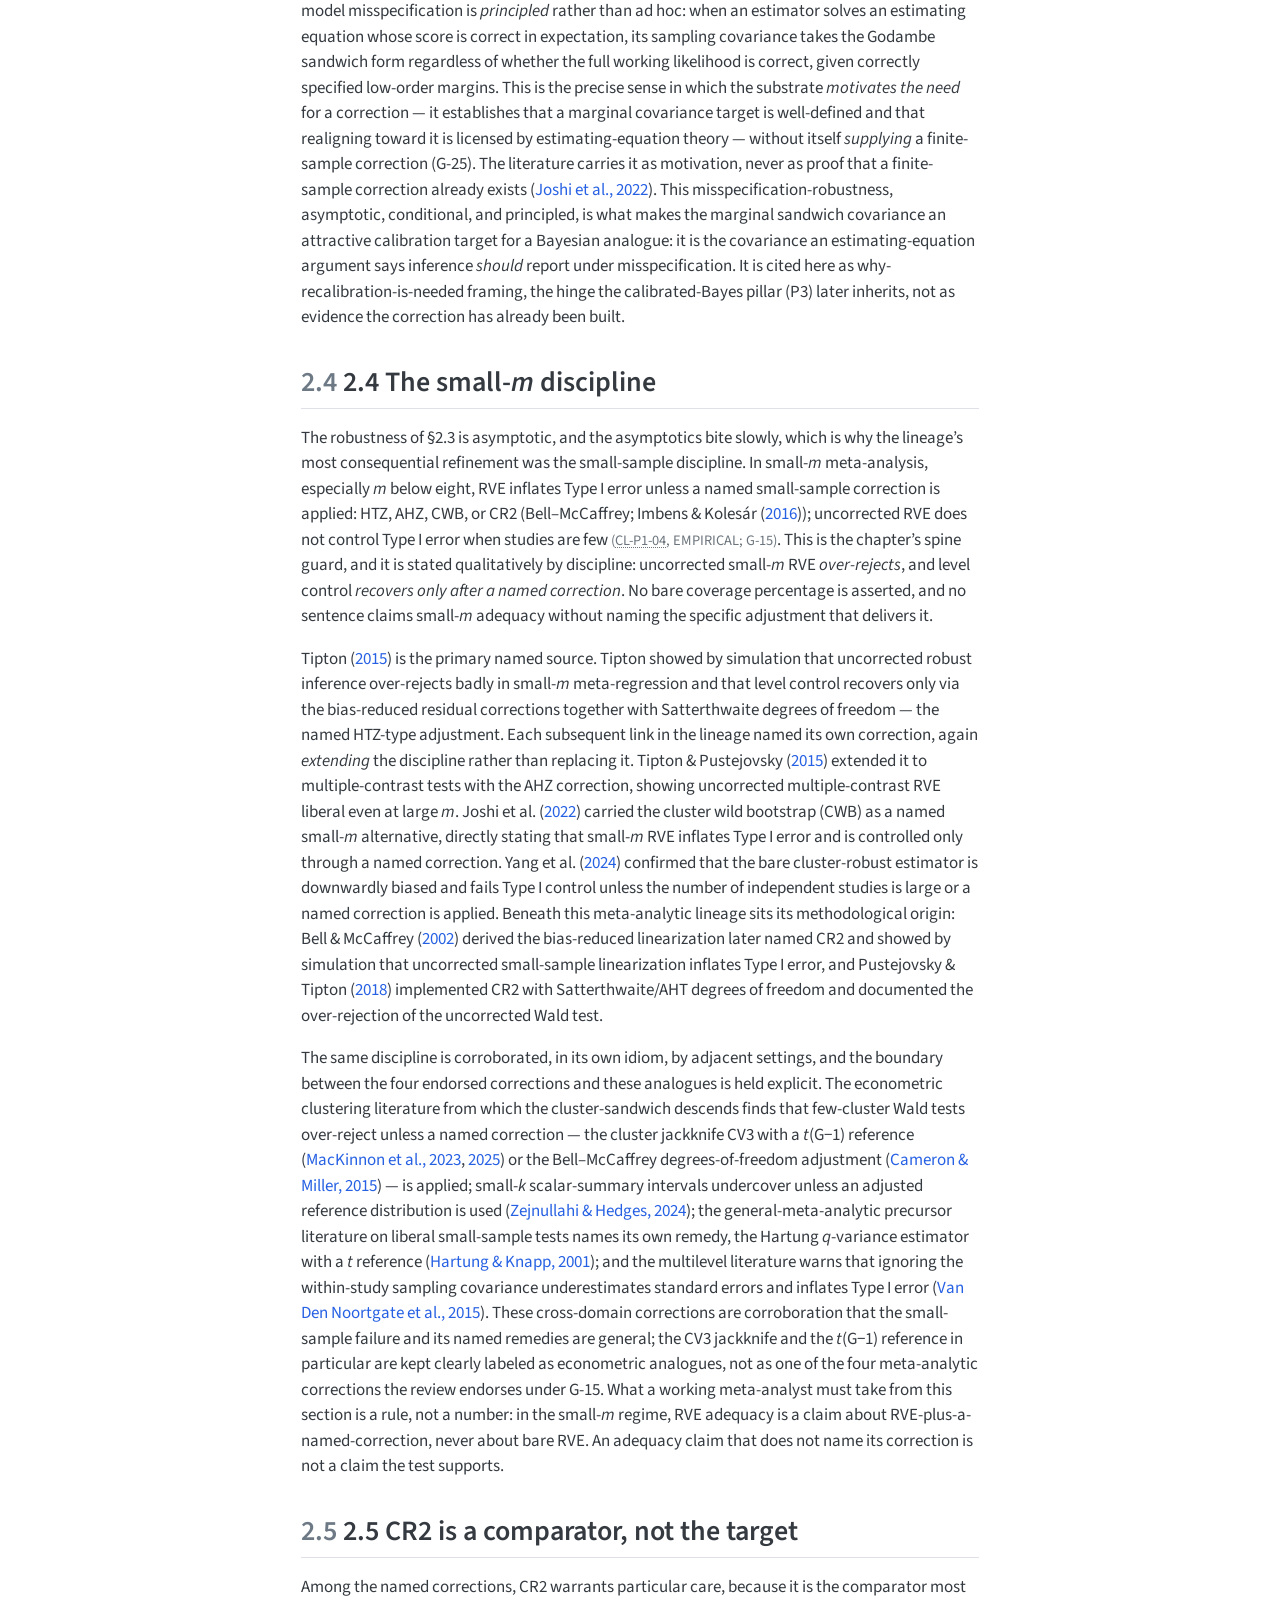
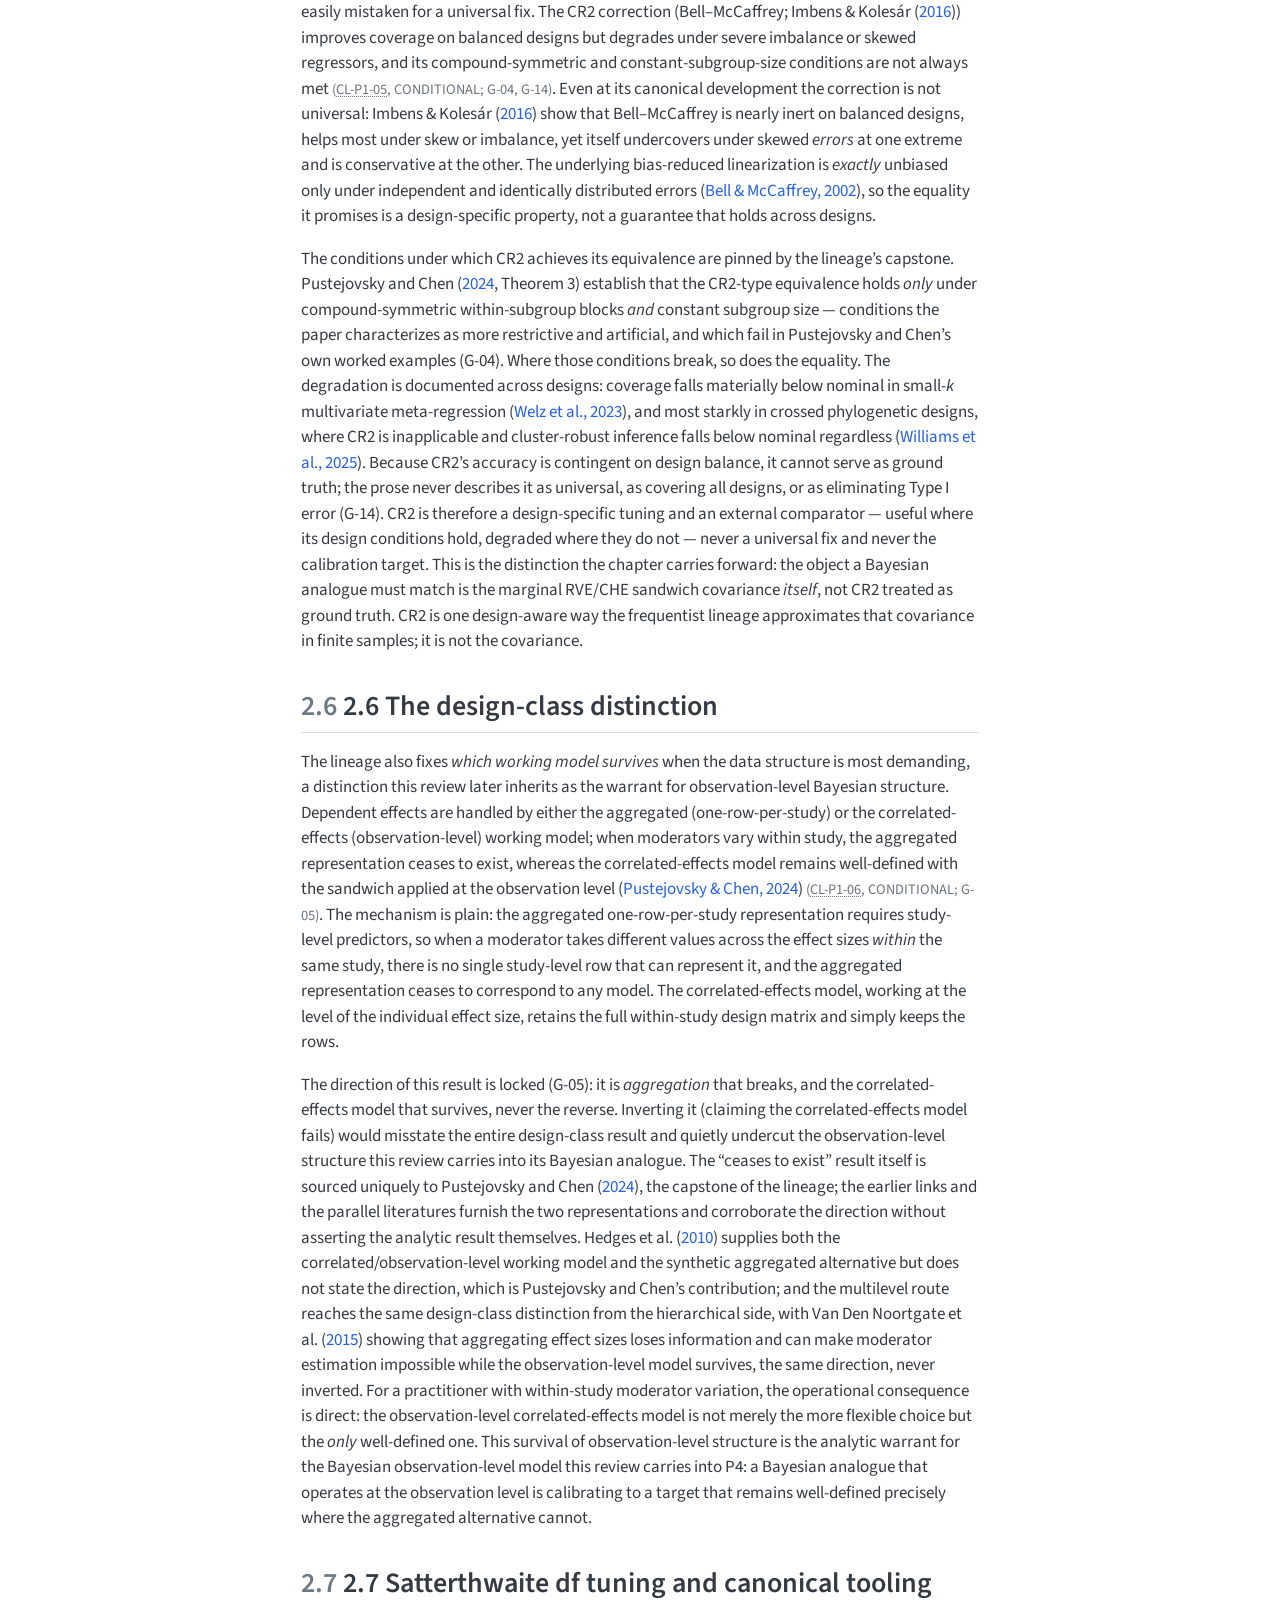
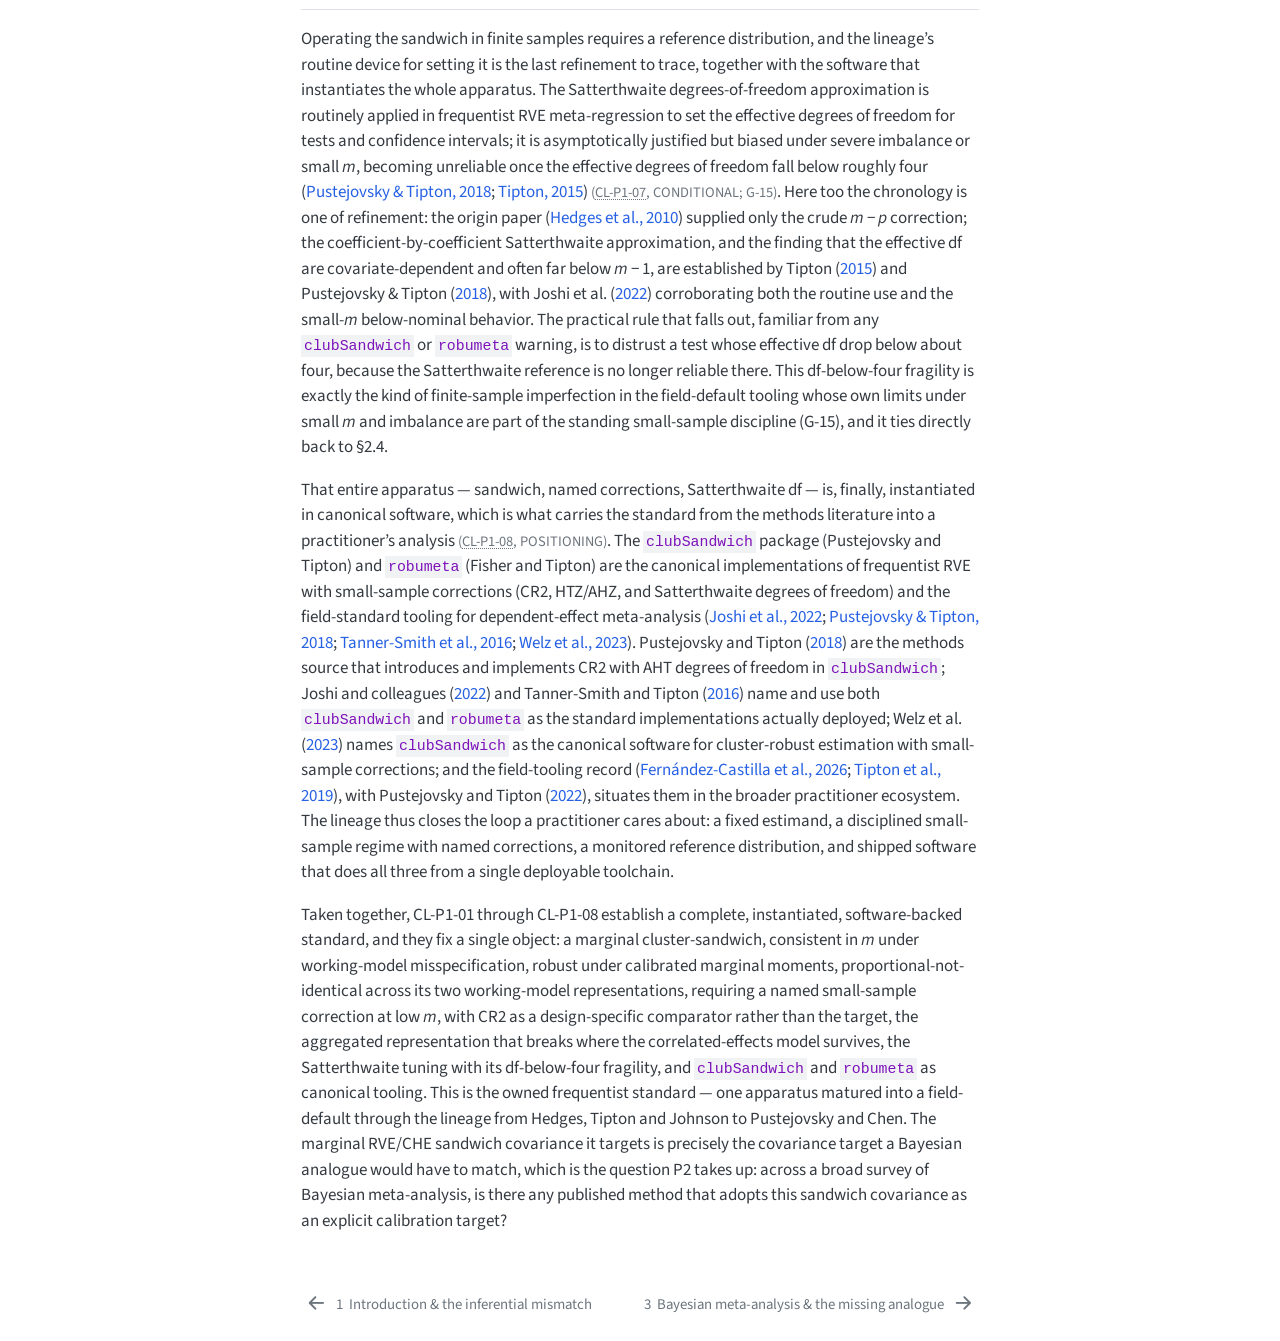
<file: 02-rve-lineage.html>
<!DOCTYPE html>
<html xmlns="http://www.w3.org/1999/xhtml" lang="en" xml:lang="en"><head>

<meta charset="utf-8">
<meta name="generator" content="quarto-1.9.37">

<meta name="viewport" content="width=device-width, initial-scale=1.0, user-scalable=yes">


<title>2&nbsp; The frequentist RVE lineage owns it – A Literature Review of Robust Variance Estimation for Bayesian Meta-Analysis with Dependent Effect Sizes</title>
<style>
/* Default styles provided by pandoc.
** See https://pandoc.org/MANUAL.html#variables-for-html for config info.
*/
code{white-space: pre-wrap;}
span.smallcaps{font-variant: small-caps;}
div.columns{display: flex; gap: min(4vw, 1.5em);}
div.column{flex: auto; overflow-x: auto;}
div.hanging-indent{margin-left: 1.5em; text-indent: -1.5em;}
ul.task-list{list-style: none;}
ul.task-list li input[type="checkbox"] {
  width: 0.8em;
  margin: 0 0.8em 0.2em -1em; /* quarto-specific, see https://github.com/quarto-dev/quarto-cli/issues/4556 */ 
  vertical-align: middle;
}
/* CSS for citations */
div.csl-bib-body { }
div.csl-entry {
  clear: both;
  margin-bottom: 0em;
}
.hanging-indent div.csl-entry {
  margin-left:2em;
  text-indent:-2em;
}
div.csl-left-margin {
  min-width:2em;
  float:left;
}
div.csl-right-inline {
  margin-left:2em;
  padding-left:1em;
}
div.csl-indent {
  margin-left: 2em;
}</style>


<script src="site_libs/quarto-nav/quarto-nav.js"></script>
<script src="site_libs/quarto-nav/headroom.min.js"></script>
<script src="site_libs/clipboard/clipboard.min.js"></script>
<script src="site_libs/quarto-search/autocomplete.umd.js"></script>
<script src="site_libs/quarto-search/fuse.min.js"></script>
<script src="site_libs/quarto-search/quarto-search.js"></script>
<meta name="quarto:offset" content="./">
<link href="./03-bayesian-gap.html" rel="next">
<link href="./01-introduction.html" rel="prev">
<script src="site_libs/quarto-html/quarto.js" type="module"></script>
<script src="site_libs/quarto-html/tabsets/tabsets.js" type="module"></script>
<script src="site_libs/quarto-html/popper.min.js"></script>
<script src="site_libs/quarto-html/tippy.umd.min.js"></script>
<script src="site_libs/quarto-html/anchor.min.js"></script>
<link href="site_libs/quarto-html/tippy.css" rel="stylesheet">
<link href="site_libs/quarto-html/quarto-syntax-highlighting-7f8f88aac4f3542376d5c11b86a4c14d.css" rel="stylesheet" id="quarto-text-highlighting-styles">
<script src="site_libs/bootstrap/bootstrap.min.js"></script>
<link href="site_libs/bootstrap/bootstrap-icons.css" rel="stylesheet">
<link href="site_libs/bootstrap/bootstrap-5ccb035bea26c1e21f80f44cf7c27909.min.css" rel="stylesheet" append-hash="true" id="quarto-bootstrap" data-mode="light">
<script id="quarto-search-options" type="application/json">{
  "location": "sidebar",
  "copy-button": false,
  "collapse-after": 3,
  "panel-placement": "start",
  "type": "textbox",
  "limit": 50,
  "keyboard-shortcut": [
    "f",
    "/",
    "s"
  ],
  "show-item-context": false,
  "language": {
    "search-no-results-text": "No results",
    "search-matching-documents-text": "matching documents",
    "search-copy-link-title": "Copy link to search",
    "search-hide-matches-text": "Hide additional matches",
    "search-more-match-text": "more match in this document",
    "search-more-matches-text": "more matches in this document",
    "search-clear-button-title": "Clear",
    "search-text-placeholder": "",
    "search-detached-cancel-button-title": "Cancel",
    "search-submit-button-title": "Submit",
    "search-label": "Search"
  }
}</script>


<link rel="stylesheet" href="custom.css">
</head>

<body class="nav-sidebar floating quarto-light">

<div id="quarto-search-results"></div>
  <header id="quarto-header" class="headroom fixed-top">
  <nav class="quarto-secondary-nav">
    <div class="container-fluid d-flex">
      <button type="button" class="quarto-btn-toggle btn" data-bs-toggle="collapse" role="button" data-bs-target=".quarto-sidebar-collapse-item" aria-controls="quarto-sidebar" aria-expanded="false" aria-label="Toggle sidebar navigation" onclick="if (window.quartoToggleHeadroom) { window.quartoToggleHeadroom(); }">
        <i class="bi bi-layout-text-sidebar-reverse"></i>
      </button>
        <nav class="quarto-page-breadcrumbs" aria-label="breadcrumb"><ol class="breadcrumb"><li class="breadcrumb-item"><a href="./02-rve-lineage.html"><span class="chapter-number">2</span>&nbsp; <span class="chapter-title">The frequentist RVE lineage owns it</span></a></li></ol></nav>
        <a class="flex-grow-1" role="navigation" data-bs-toggle="collapse" data-bs-target=".quarto-sidebar-collapse-item" aria-controls="quarto-sidebar" aria-expanded="false" aria-label="Toggle sidebar navigation" onclick="if (window.quartoToggleHeadroom) { window.quartoToggleHeadroom(); }">      
        </a>
      <button type="button" class="btn quarto-search-button" aria-label="Search" onclick="window.quartoOpenSearch();">
        <i class="bi bi-search"></i>
      </button>
    </div>
  </nav>
</header>
<!-- content -->
<div id="quarto-content" class="quarto-container page-columns page-rows-contents page-layout-article">
<!-- sidebar -->
  <nav id="quarto-sidebar" class="sidebar collapse collapse-horizontal quarto-sidebar-collapse-item sidebar-navigation floating overflow-auto">
    <div class="pt-lg-2 mt-2 text-left sidebar-header">
    <div class="sidebar-title mb-0 py-0">
      <a href="./">A Literature Review of Robust Variance Estimation for Bayesian Meta-Analysis with Dependent Effect Sizes</a> 
    </div>
      </div>
        <div class="mt-2 flex-shrink-0 align-items-center">
        <div class="sidebar-search">
        <div id="quarto-search" class="" title="Search"></div>
        </div>
        </div>
    <div class="sidebar-menu-container"> 
    <ul class="list-unstyled mt-1">
        <li class="sidebar-item">
  <div class="sidebar-item-container"> 
  <a href="./index.html" class="sidebar-item-text sidebar-link">
 <span class="menu-text">Preface</span></a>
  </div>
</li>
        <li class="sidebar-item">
  <div class="sidebar-item-container"> 
  <a href="./01-introduction.html" class="sidebar-item-text sidebar-link">
 <span class="menu-text"><span class="chapter-number">1</span>&nbsp; <span class="chapter-title">Introduction &amp; the inferential mismatch</span></span></a>
  </div>
</li>
        <li class="sidebar-item">
  <div class="sidebar-item-container"> 
  <a href="./02-rve-lineage.html" class="sidebar-item-text sidebar-link active">
 <span class="menu-text"><span class="chapter-number">2</span>&nbsp; <span class="chapter-title">The frequentist RVE lineage owns it</span></span></a>
  </div>
</li>
        <li class="sidebar-item">
  <div class="sidebar-item-container"> 
  <a href="./03-bayesian-gap.html" class="sidebar-item-text sidebar-link">
 <span class="menu-text"><span class="chapter-number">3</span>&nbsp; <span class="chapter-title">Bayesian meta-analysis &amp; the missing analogue</span></span></a>
  </div>
</li>
        <li class="sidebar-item">
  <div class="sidebar-item-container"> 
  <a href="./04-calibrated-bayes.html" class="sidebar-item-text sidebar-link">
 <span class="menu-text"><span class="chapter-number">4</span>&nbsp; <span class="chapter-title">The calibrated-Bayes lens</span></span></a>
  </div>
</li>
        <li class="sidebar-item">
  <div class="sidebar-item-container"> 
  <a href="./05-why-bayesian-rve.html" class="sidebar-item-text sidebar-link">
 <span class="menu-text"><span class="chapter-number">5</span>&nbsp; <span class="chapter-title">Why Bayesian RVE specifically</span></span></a>
  </div>
</li>
        <li class="sidebar-item">
  <div class="sidebar-item-container"> 
  <a href="./06-gap-and-contribution.html" class="sidebar-item-text sidebar-link">
 <span class="menu-text"><span class="chapter-number">6</span>&nbsp; <span class="chapter-title">The gap, the contribution &amp; claim-type discipline</span></span></a>
  </div>
</li>
        <li class="sidebar-item">
  <div class="sidebar-item-container"> 
  <a href="./07-boundaries.html" class="sidebar-item-text sidebar-link">
 <span class="menu-text"><span class="chapter-number">7</span>&nbsp; <span class="chapter-title">Boundaries &amp; open questions</span></span></a>
  </div>
</li>
        <li class="sidebar-item">
  <div class="sidebar-item-container"> 
  <a href="./references.html" class="sidebar-item-text sidebar-link">
 <span class="menu-text">References</span></a>
  </div>
</li>
        <li class="sidebar-item sidebar-item-section">
      <div class="sidebar-item-container"> 
            <a class="sidebar-item-text sidebar-link text-start" data-bs-toggle="collapse" data-bs-target="#quarto-sidebar-section-1" role="navigation" aria-expanded="true">
 <span class="menu-text">Appendices</span></a>
          <a class="sidebar-item-toggle text-start" data-bs-toggle="collapse" data-bs-target="#quarto-sidebar-section-1" role="navigation" aria-expanded="true" aria-label="Toggle section">
            <i class="bi bi-chevron-right ms-2"></i>
          </a> 
      </div>
      <ul id="quarto-sidebar-section-1" class="collapse list-unstyled sidebar-section depth1 show">  
          <li class="sidebar-item">
  <div class="sidebar-item-container"> 
  <a href="./98-appendix-claim-index.html" class="sidebar-item-text sidebar-link">
 <span class="menu-text"><span class="chapter-number">A</span>&nbsp; <span class="chapter-title">Appendix — Claim index (CL-IDs)</span></span></a>
  </div>
</li>
          <li class="sidebar-item">
  <div class="sidebar-item-container"> 
  <a href="./99-appendix-database.html" class="sidebar-item-text sidebar-link">
 <span class="menu-text"><span class="chapter-number">B</span>&nbsp; <span class="chapter-title">Literature database &amp; pillar × theme map</span></span></a>
  </div>
</li>
      </ul>
  </li>
    </ul>
    </div>
</nav>
<div id="quarto-sidebar-glass" class="quarto-sidebar-collapse-item" data-bs-toggle="collapse" data-bs-target=".quarto-sidebar-collapse-item"></div>
<!-- margin-sidebar -->
    <div id="quarto-margin-sidebar" class="sidebar margin-sidebar">
        <nav id="TOC" role="doc-toc" class="toc-active">
    <h2 id="toc-title">Table of contents</h2>
   
  <ul>
  <li><a href="#sec-field-default" id="toc-sec-field-default" class="nav-link active" data-scroll-target="#sec-field-default"><span class="header-section-number">2.1</span> 2.1 The established field-default</a></li>
  <li><a href="#sec-what-targets" id="toc-sec-what-targets" class="nav-link" data-scroll-target="#sec-what-targets"><span class="header-section-number">2.2</span> 2.2 What the sandwich targets</a></li>
  <li><a href="#sec-why-robust" id="toc-sec-why-robust" class="nav-link" data-scroll-target="#sec-why-robust"><span class="header-section-number">2.3</span> 2.3 Why the sandwich is robust</a></li>
  <li><a href="#sec-small-m" id="toc-sec-small-m" class="nav-link" data-scroll-target="#sec-small-m"><span class="header-section-number">2.4</span> 2.4 The small-<em>m</em> discipline</a></li>
  <li><a href="#sec-cr2-comparator" id="toc-sec-cr2-comparator" class="nav-link" data-scroll-target="#sec-cr2-comparator"><span class="header-section-number">2.5</span> 2.5 CR2 is a comparator, not the target</a></li>
  <li><a href="#sec-design-class" id="toc-sec-design-class" class="nav-link" data-scroll-target="#sec-design-class"><span class="header-section-number">2.6</span> 2.6 The design-class distinction</a></li>
  <li><a href="#sec-df-tooling" id="toc-sec-df-tooling" class="nav-link" data-scroll-target="#sec-df-tooling"><span class="header-section-number">2.7</span> 2.7 Satterthwaite df tuning and canonical tooling</a></li>
  </ul>
</nav>
    </div>
<!-- main -->
<main class="content" id="quarto-document-content">

<header id="title-block-header" class="quarto-title-block default">
<div class="quarto-title">
<h1 class="title"><span id="sec-rve-lineage" class="quarto-section-identifier"><span class="chapter-number">2</span>&nbsp; <span class="chapter-title">The frequentist RVE lineage owns it</span></span></h1>
</div>



<div class="quarto-title-meta">

    
  
    
  </div>
  


</header>


<div class="callout callout-style-default callout-note callout-titled">
<div class="callout-header d-flex align-content-center collapsed" data-bs-toggle="collapse" data-bs-target=".callout-1-contents" aria-controls="callout-1" aria-expanded="false" aria-label="Toggle callout">
<div class="callout-icon-container">
<i class="callout-icon"></i>
</div>
<div class="callout-title-container flex-fill">
<span class="screen-reader-only">Note</span>Guardrails honored in this chapter
</div>
<div class="callout-btn-toggle d-inline-block border-0 py-1 ps-1 pe-0 float-end"><i class="callout-toggle"></i></div>
</div>
<div id="callout-1" class="callout-1-contents callout-collapse collapse">
<div class="callout-body-container callout-body">
<ul>
<li><strong>G-15</strong> — RVE is asymptotically consistent in <em>m</em> (the number of studies), not <em>k</em> (the number of effect sizes); in small-<em>m</em> meta-analysis (especially <em>m</em> &lt; 8) Type I error inflates unless a <strong>named</strong> small-sample correction (HTZ, AHZ, CWB, or CR2) is applied. This chapter never asserts that uncorrected RVE controls Type I error in the small-<em>m</em> regime; every adequacy claim names its correction in the same sentence — the spine guard of the chapter.</li>
<li><strong>G-03</strong> — Pustejovsky and Chen (2024, Theorem 2) proved the aggregated and correlated-effects likelihoods <em>proportional</em> — equal up to a parameter-free constant κ — never identical; exact identity is reserved downstream for this review’s own unit-weight-boundary result and is never read into the field’s proportionality result.</li>
<li><strong>G-04 / G-14</strong> — CR2 (Bell–McCaffrey) is a <em>design-specific</em> comparator: it improves coverage on balanced designs but degrades under severe imbalance or skewed regressors, and its equality conditions hold only under compound-symmetric within-subgroup blocks and constant subgroup size; it is never universal, never covers all designs, and is never the calibration target.</li>
</ul>
<p>This chapter also carries forward <strong>G-05</strong> (when moderators vary within study it is the <em>aggregated</em> representation that ceases to exist, never the correlated-effects model) and <strong>G-25</strong> (the Godambe / estimating-equation substrate <em>motivates</em> the need for a correction; it does not supply one).</p>
</div>
</div>
</div>
<p>This chapter establishes the first leg of the funnel: the marginal RVE/CHE sandwich covariance that any Bayesian analogue must match is a <em>settled, owned</em> frequentist standard. It is owned not by a single paper but by a lineage: one apparatus that matured, link by link, from Hedges, Tipton and Johnson’s origin through Tipton’s small-sample discipline and Pustejovsky and Tipton’s working-model consolidation to Pustejovsky and Chen’s integrative capstone. The chronology carries the argument. Each link <em>extends rather than displaces</em> the one before it, so that what arrives at the end is the completion of a single standard rather than a competing estimator. The object that lineage owns is a specific covariance estimand, the marginal RVE/CHE sandwich covariance of the effect-size vector, and the conditions under which each of its properties holds are stated with care below, because it is that estimand, with those conditions, that any Bayesian analogue must measure itself against. The seven sections trace that maturation: what the lineage made the field-default, what its sandwich targets, why the target is robust, how it disciplined the small-sample regime, why CR2 is a comparator and not the target, which working model survives where the other breaks, and the degrees-of-freedom tuning and canonical software that instantiate the whole apparatus. This chapter renders the standard; it does not re-prove it.</p>
<section id="sec-field-default" class="level2" data-number="2.1">
<h2 data-number="2.1" class="anchored" data-anchor-id="sec-field-default"><span class="header-section-number">2.1</span> 2.1 The established field-default</h2>
<p>Robust variance estimation is the established frequentist field-default for meta-analysis with dependent effect sizes, built from the cluster-sandwich and refined across the lineage from Hedges, Tipton and Johnson <span class="citation" data-cites="hedges2010">(<a href="references.html#ref-hedges2010" role="doc-biblioref">2010</a>)</span> through Tipton <span class="citation" data-cites="tipton2015a tipton2015b">(<a href="references.html#ref-tipton2015a" role="doc-biblioref">2015</a>; <a href="references.html#ref-tipton2015b" role="doc-biblioref">2015</a>)</span>, Pustejovsky and Tipton <span class="citation" data-cites="pustejovsky2022">(<a href="references.html#ref-pustejovsky2022" role="doc-biblioref">2022</a>)</span>, to Pustejovsky and Chen <span class="citation" data-cites="pustejovsky2024">(<a href="references.html#ref-pustejovsky2024" role="doc-biblioref">2024</a>)</span>; its field-default status is documented both in the methodological lineage and in the practitioner-tutorial literature <span class="citation" data-cites="tannersmith2016">(<a href="references.html#ref-tannersmith2016" role="doc-biblioref">Tanner-Smith et al., 2016</a>)</span> <span class="claim-tag">(<a href="./98-appendix-claim-index.html#cl-p1-01">CL-P1-01</a>, POSITIONING)</span>. This is a framing claim about the structure of the frequentist literature, not a program theorem: the status is carried as POSITIONING, and the origin paper’s own theorem is held at the field level, never re-elevated.</p>
<p><span class="citation" data-cites="hedges2010">Hedges et al. (<a href="references.html#ref-hedges2010" role="doc-biblioref">2010</a>)</span> is the origin: it establishes the cluster-sandwich as the frequentist apparatus for dependent-effect meta-regression, furnishing both a correlated/observation-level working model and the cluster-level residual-cross-product sandwich that estimates the marginal covariance of the effect-size vector. Tipton then disciplined the small-sample regime that the origin result left asymptotic <span class="citation" data-cites="tipton2015a">(<a href="references.html#ref-tipton2015a" role="doc-biblioref">Tipton, 2015</a>)</span> and extended the standard to multiple-contrast tests <span class="citation" data-cites="tipton2015b">(<a href="references.html#ref-tipton2015b" role="doc-biblioref">Tipton &amp; Pustejovsky, 2015</a>)</span>, each move <em>extending</em> rather than overturning Hedges, Tipton and Johnson. Pustejovsky and Tipton <span class="citation" data-cites="pustejovsky2022">(<a href="references.html#ref-pustejovsky2022" role="doc-biblioref">2022</a>)</span> consolidated the working-model choices — correlated-effects, hierarchical-effects, and their combination — into a single deployable framework, and Pustejovsky and Chen <span class="citation" data-cites="pustejovsky2024">(<a href="references.html#ref-pustejovsky2024" role="doc-biblioref">2024</a>)</span> integrated the apparatus into one treatment of aggregated and correlated-effects representations, supplying the analytic equivalence and design-class results this chapter leans on. The status is documented from two directions at once. The methodological lineage names and extends the chain: the more recent multivariate and cross-domain entries <span class="citation" data-cites="chen2025 welz2023 yang2024">(<a href="references.html#ref-chen2025" role="doc-biblioref">Chen &amp; Pustejovsky, 2025</a>; <a href="references.html#ref-welz2023" role="doc-biblioref">Welz et al., 2023</a>; <a href="references.html#ref-yang2024" role="doc-biblioref">Yang et al., 2024</a>)</span> inherit the same sandwich without overturning it, and Pustejovsky <span class="citation" data-cites="pustejovsky2025">(<a href="references.html#ref-pustejovsky2025" role="doc-biblioref">2025</a>)</span> names the same lineage as the “well-developed and readily available” robustness strand for dependent effects. From the other direction, the practitioner tutorials <span class="citation" data-cites="tannersmith2014 tannersmith2016">(<a href="references.html#ref-tannersmith2016" role="doc-biblioref">Tanner-Smith et al., 2016</a>; <a href="references.html#ref-tannersmith2014" role="doc-biblioref">Tanner-Smith &amp; Tipton, 2014</a>)</span> and applied syntheses <span class="citation" data-cites="gnambs2023 cameron2015">(<a href="references.html#ref-cameron2015" role="doc-biblioref">Cameron &amp; Miller, 2015</a>; <a href="references.html#ref-gnambs2023" role="doc-biblioref">Gnambs &amp; Schroeders, 2023</a>)</span> document cross-disciplinary adoption across education, psychology, health, and the microeconometric clustering literature from which the cluster-sandwich also descends, and the canonical software lineage <span class="citation" data-cites="joshi2022 fernandezcastilla2026 williams2025a">(<a href="references.html#ref-fernandezcastilla2026" role="doc-biblioref">Fernández-Castilla et al., 2026</a>; <a href="references.html#ref-joshi2022" role="doc-biblioref">Joshi et al., 2022</a>; <a href="references.html#ref-williams2025a" role="doc-biblioref">Williams et al., 2025</a>)</span> carries it into routine use.</p>
<p>The field-default claim is made honestly, with its adoption qualifier intact and stated as a precondition rather than a concession. Tipton, Pustejovsky and Ahmadi <span class="citation" data-cites="tipton2019">(<a href="references.html#ref-tipton2019" role="doc-biblioref">2019</a>)</span> record that RVE was endorsed in principle among the consensus-recommended modeling alternatives for dependent effects, yet appeared in only about five percent of syntheses as of 2016. “Field-default” therefore denotes methodological consensus and emerging adoption (the standard the field recognizes as correct for dependent effects, the one the methods literature converged on and the tutorials teach) rather than universal practitioner uptake. The qualifier sharpens the lineage claim rather than weakening it. The review measures a Bayesian analogue against the <em>estimand</em> this lineage fixed, an object whose authority rests on the lineage’s structural coherence, not on a head-count of applied syntheses.</p>
</section>
<section id="sec-what-targets" class="level2" data-number="2.2">
<h2 data-number="2.2" class="anchored" data-anchor-id="sec-what-targets"><span class="header-section-number">2.2</span> 2.2 What the sandwich targets</h2>
<p>The lineage having fixed <em>which</em> apparatus is standard, the next link fixes <em>what</em> that apparatus targets. The RVE sandwich targets the marginal covariance of the effect-size vector through a working model — aggregated or correlated-effects — that may misspecify the within-study correlation, and is asymptotically consistent in <em>m</em>, the number of studies, without requiring the true within-study correlation to be known <span class="claim-tag">(<a href="./98-appendix-claim-index.html#cl-p1-02">CL-P1-02</a>, CONDITIONAL; G-03, G-15)</span>. Pustejovsky and Chen <span class="citation" data-cites="pustejovsky2024">(<a href="references.html#ref-pustejovsky2024" role="doc-biblioref">2024</a>)</span> state the property directly: the sandwich does not rely on the assumed dependence structure being correctly specified, and it requires a large number of independent clusters. The covariance the sandwich estimates is the <em>marginal</em> covariance — the object that survives integrating over whatever within-study correlation the working model posits — and naming it as marginal is a standing discipline of this book. Two preconditions on that consistency are load-bearing and must be kept distinct.</p>
<p>The consistency runs in <em>m</em> (studies), not in <em>k</em> (effect sizes). The estimand is a marginal covariance estimated from cluster-level residual cross-products, and the origin result is explicitly contingent on regularity conditions that bite only as the number of independent studies grows <span class="citation" data-cites="hedges2010 pustejovsky2022">(<a href="references.html#ref-hedges2010" role="doc-biblioref">Hedges et al., 2010</a>; <a href="references.html#ref-pustejovsky2022" role="doc-biblioref">Pustejovsky &amp; Tipton, 2022</a>)</span>. A synthesis with twelve studies reporting ten effects each has <em>k</em> = 120 rows in its data frame but <em>m</em> = 12 independent clusters; it is the twelve that the asymptotics count. The cross-domain analogues confirm the same direction under the clusters↔︎studies mapping: econometric clustering theory makes consistency contingent on the number of clusters diverging, not the number of observations <span class="citation" data-cites="cameron2015">(<a href="references.html#ref-cameron2015" role="doc-biblioref">Cameron &amp; Miller, 2015</a>)</span>, and the survey design-based sandwich is consistent in the survey central-limit sense, in the number of sampled units <span class="citation" data-cites="binder1983">(<a href="references.html#ref-binder1983" role="doc-biblioref">Binder, 1983</a>)</span>, with clusters and strata playing the role of studies, never effect sizes. Eliding <em>m</em> into <em>k</em> would misstate the asymptotic regime, and it is precisely the regime where the small-<em>m</em> discipline of §2.4 becomes binding (G-15).</p>
<p>What Pustejovsky and Chen establish about the two working-model likelihoods is a proportionality, not an identity. Their Theorem 2 shows the aggregated and correlated-effects likelihoods are <em>proportional — equal up to a parameter-free constant κ</em>, and not identical (G-03). The distinction is load-bearing for the entire book: proportionality up to a constant suffices for the maximizing arguments and the sandwich target to agree, which is what licenses moving between the two representations, but it is strictly weaker than a likelihood identity. Exact identity is a separate, stronger statement reserved downstream for this review’s own unit-weight-boundary result; it must never be read back into the field’s proportionality theorem. The cross-domain analogues confirm the weaker, correct reading: econometric clustering <span class="citation" data-cites="cameron2015">(<a href="references.html#ref-cameron2015" role="doc-biblioref">Cameron &amp; Miller, 2015</a>)</span> and survey design-based estimation <span class="citation" data-cites="binder1983">(<a href="references.html#ref-binder1983" role="doc-biblioref">Binder, 1983</a>)</span> each affirm consistency in the number of clusters, and neither asserts a likelihood identity. What the sandwich targets, then, is a single marginal covariance, reached through either of two proportionally related working models, consistent as studies accumulate.</p>
</section>
<section id="sec-why-robust" class="level2" data-number="2.3">
<h2 data-number="2.3" class="anchored" data-anchor-id="sec-why-robust"><span class="header-section-number">2.3</span> 2.3 Why the sandwich is robust</h2>
<p>Why the marginal sandwich is robust is the link that explains why the lineage’s target is worth calibrating to at all. The sandwich estimator remains consistent under essentially arbitrary misspecification of the within-study correlation structure (which is almost never known in meta-analytic practice), provided the working model’s marginal moments are calibrated to the data-generating process <span class="citation" data-cites="hong2018 cameron2015 pustejovsky2022">(<a href="references.html#ref-cameron2015" role="doc-biblioref">Cameron &amp; Miller, 2015</a>; <a href="references.html#ref-hong2018" role="doc-biblioref">Hong et al., 2018</a>; <a href="references.html#ref-pustejovsky2022" role="doc-biblioref">Pustejovsky &amp; Tipton, 2022</a>)</span> <span class="claim-tag">(<a href="./98-appendix-claim-index.html#cl-p1-03">CL-P1-03</a>, CONDITIONAL; G-25)</span>. This is the sandwich’s central virtue: its validity does not turn on getting the dependence structure right, only on the marginal moments being approximately correct. <span class="citation" data-cites="hong2018">Hong et al. (<a href="references.html#ref-hong2018" role="doc-biblioref">2018</a>)</span> states the rationale plainly: the estimator is asymptotically correct even when the working likelihood is incorrect, and the consolidating lineage <span class="citation" data-cites="pustejovsky2022">(<a href="references.html#ref-pustejovsky2022" role="doc-biblioref">Pustejovsky &amp; Tipton, 2022</a>)</span> carries it as an asymptotic-in-<em>m</em> property of the field. The robustness is asymptotic and conditional on calibrated marginal moments; it is not unconditional, and the prose states the condition with the claim.</p>
<p>The deeper rationale is supplied by the estimating-equation and Godambe-information machinery, of which the design-based sandwich of <span class="citation" data-cites="binder1983">Binder (<a href="references.html#ref-binder1983" role="doc-biblioref">1983</a>)</span> is the survey-side origin. That substrate gives the asymptotic justification for why covariance recalibration under working-model misspecification is <em>principled</em> rather than ad hoc: when an estimator solves an estimating equation whose score is correct in expectation, its sampling covariance takes the Godambe sandwich form regardless of whether the full working likelihood is correct, given correctly specified low-order margins. This is the precise sense in which the substrate <em>motivates the need</em> for a correction — it establishes that a marginal covariance target is well-defined and that realigning toward it is licensed by estimating-equation theory — without itself <em>supplying</em> a finite-sample correction (G-25). The literature carries it as motivation, never as proof that a finite-sample correction already exists <span class="citation" data-cites="joshi2022">(<a href="references.html#ref-joshi2022" role="doc-biblioref">Joshi et al., 2022</a>)</span>. This misspecification-robustness, asymptotic, conditional, and principled, is what makes the marginal sandwich covariance an attractive calibration target for a Bayesian analogue: it is the covariance an estimating-equation argument says inference <em>should</em> report under misspecification. It is cited here as why-recalibration-is-needed framing, the hinge the calibrated-Bayes pillar (P3) later inherits, not as evidence the correction has already been built.</p>
</section>
<section id="sec-small-m" class="level2" data-number="2.4">
<h2 data-number="2.4" class="anchored" data-anchor-id="sec-small-m"><span class="header-section-number">2.4</span> 2.4 The small-<em>m</em> discipline</h2>
<p>The robustness of §2.3 is asymptotic, and the asymptotics bite slowly, which is why the lineage’s most consequential refinement was the small-sample discipline. In small-<em>m</em> meta-analysis, especially <em>m</em> below eight, RVE inflates Type I error unless a named small-sample correction is applied: HTZ, AHZ, CWB, or CR2 (Bell–McCaffrey; <span class="citation" data-cites="imbens2016">Imbens &amp; Kolesár (<a href="references.html#ref-imbens2016" role="doc-biblioref">2016</a>)</span>); uncorrected RVE does not control Type I error when studies are few <span class="claim-tag">(<a href="./98-appendix-claim-index.html#cl-p1-04">CL-P1-04</a>, EMPIRICAL; G-15)</span>. This is the chapter’s spine guard, and it is stated qualitatively by discipline: uncorrected small-<em>m</em> RVE <em>over-rejects</em>, and level control <em>recovers only after a named correction</em>. No bare coverage percentage is asserted, and no sentence claims small-<em>m</em> adequacy without naming the specific adjustment that delivers it.</p>
<p><span class="citation" data-cites="tipton2015a">Tipton (<a href="references.html#ref-tipton2015a" role="doc-biblioref">2015</a>)</span> is the primary named source. Tipton showed by simulation that uncorrected robust inference over-rejects badly in small-<em>m</em> meta-regression and that level control recovers only via the bias-reduced residual corrections together with Satterthwaite degrees of freedom — the named HTZ-type adjustment. Each subsequent link in the lineage named its own correction, again <em>extending</em> the discipline rather than replacing it. <span class="citation" data-cites="tipton2015b">Tipton &amp; Pustejovsky (<a href="references.html#ref-tipton2015b" role="doc-biblioref">2015</a>)</span> extended it to multiple-contrast tests with the AHZ correction, showing uncorrected multiple-contrast RVE liberal even at large <em>m</em>. <span class="citation" data-cites="joshi2022">Joshi et al. (<a href="references.html#ref-joshi2022" role="doc-biblioref">2022</a>)</span> carried the cluster wild bootstrap (CWB) as a named small-<em>m</em> alternative, directly stating that small-<em>m</em> RVE inflates Type I error and is controlled only through a named correction. <span class="citation" data-cites="yang2024">Yang et al. (<a href="references.html#ref-yang2024" role="doc-biblioref">2024</a>)</span> confirmed that the bare cluster-robust estimator is downwardly biased and fails Type I control unless the number of independent studies is large or a named correction is applied. Beneath this meta-analytic lineage sits its methodological origin: <span class="citation" data-cites="bell2002">Bell &amp; McCaffrey (<a href="references.html#ref-bell2002" role="doc-biblioref">2002</a>)</span> derived the bias-reduced linearization later named CR2 and showed by simulation that uncorrected small-sample linearization inflates Type I error, and <span class="citation" data-cites="pustejovsky2018">Pustejovsky &amp; Tipton (<a href="references.html#ref-pustejovsky2018" role="doc-biblioref">2018</a>)</span> implemented CR2 with Satterthwaite/AHT degrees of freedom and documented the over-rejection of the uncorrected Wald test.</p>
<p>The same discipline is corroborated, in its own idiom, by adjacent settings, and the boundary between the four endorsed corrections and these analogues is held explicit. The econometric clustering literature from which the cluster-sandwich descends finds that few-cluster Wald tests over-reject unless a named correction — the cluster jackknife CV3 with a <em>t</em>(G−1) reference <span class="citation" data-cites="mackinnon2023a mackinnon2025">(<a href="references.html#ref-mackinnon2023a" role="doc-biblioref">MacKinnon et al., 2023</a>, <a href="references.html#ref-mackinnon2025" role="doc-biblioref">2025</a>)</span> or the Bell–McCaffrey degrees-of-freedom adjustment <span class="citation" data-cites="cameron2015">(<a href="references.html#ref-cameron2015" role="doc-biblioref">Cameron &amp; Miller, 2015</a>)</span> — is applied; small-<em>k</em> scalar-summary intervals undercover unless an adjusted reference distribution is used <span class="citation" data-cites="zejnullahi2024">(<a href="references.html#ref-zejnullahi2024" role="doc-biblioref">Zejnullahi &amp; Hedges, 2024</a>)</span>; the general-meta-analytic precursor literature on liberal small-sample tests names its own remedy, the Hartung <em>q</em>-variance estimator with a <em>t</em> reference <span class="citation" data-cites="hartung2001">(<a href="references.html#ref-hartung2001" role="doc-biblioref">Hartung &amp; Knapp, 2001</a>)</span>; and the multilevel literature warns that ignoring the within-study sampling covariance underestimates standard errors and inflates Type I error <span class="citation" data-cites="vandennoortgate2015">(<a href="references.html#ref-vandennoortgate2015" role="doc-biblioref">Van Den Noortgate et al., 2015</a>)</span>. These cross-domain corrections are corroboration that the small-sample failure and its named remedies are general; the CV3 jackknife and the <em>t</em>(G−1) reference in particular are kept clearly labeled as econometric analogues, not as one of the four meta-analytic corrections the review endorses under G-15. What a working meta-analyst must take from this section is a rule, not a number: in the small-<em>m</em> regime, RVE adequacy is a claim about RVE-plus-a-named-correction, never about bare RVE. An adequacy claim that does not name its correction is not a claim the test supports.</p>
</section>
<section id="sec-cr2-comparator" class="level2" data-number="2.5">
<h2 data-number="2.5" class="anchored" data-anchor-id="sec-cr2-comparator"><span class="header-section-number">2.5</span> 2.5 CR2 is a comparator, not the target</h2>
<p>Among the named corrections, CR2 warrants particular care, because it is the comparator most easily mistaken for a universal fix. The CR2 correction (Bell–McCaffrey; <span class="citation" data-cites="imbens2016">Imbens &amp; Kolesár (<a href="references.html#ref-imbens2016" role="doc-biblioref">2016</a>)</span>) improves coverage on balanced designs but degrades under severe imbalance or skewed regressors, and its compound-symmetric and constant-subgroup-size conditions are not always met <span class="claim-tag">(<a href="./98-appendix-claim-index.html#cl-p1-05">CL-P1-05</a>, CONDITIONAL; G-04, G-14)</span>. Even at its canonical development the correction is not universal: <span class="citation" data-cites="imbens2016">Imbens &amp; Kolesár (<a href="references.html#ref-imbens2016" role="doc-biblioref">2016</a>)</span> show that Bell–McCaffrey is nearly inert on balanced designs, helps most under skew or imbalance, yet itself undercovers under skewed <em>errors</em> at one extreme and is conservative at the other. The underlying bias-reduced linearization is <em>exactly</em> unbiased only under independent and identically distributed errors <span class="citation" data-cites="bell2002">(<a href="references.html#ref-bell2002" role="doc-biblioref">Bell &amp; McCaffrey, 2002</a>)</span>, so the equality it promises is a design-specific property, not a guarantee that holds across designs.</p>
<p>The conditions under which CR2 achieves its equivalence are pinned by the lineage’s capstone. Pustejovsky and Chen <span class="citation" data-cites="pustejovsky2024">(<a href="references.html#ref-pustejovsky2024" role="doc-biblioref">2024</a>, Theorem 3)</span> establish that the CR2-type equivalence holds <em>only</em> under compound-symmetric within-subgroup blocks <em>and</em> constant subgroup size — conditions the paper characterizes as more restrictive and artificial, and which fail in Pustejovsky and Chen’s own worked examples (G-04). Where those conditions break, so does the equality. The degradation is documented across designs: coverage falls materially below nominal in small-<em>k</em> multivariate meta-regression <span class="citation" data-cites="welz2023">(<a href="references.html#ref-welz2023" role="doc-biblioref">Welz et al., 2023</a>)</span>, and most starkly in crossed phylogenetic designs, where CR2 is inapplicable and cluster-robust inference falls below nominal regardless <span class="citation" data-cites="williams2025a">(<a href="references.html#ref-williams2025a" role="doc-biblioref">Williams et al., 2025</a>)</span>. Because CR2’s accuracy is contingent on design balance, it cannot serve as ground truth; the prose never describes it as universal, as covering all designs, or as eliminating Type I error (G-14). CR2 is therefore a design-specific tuning and an external comparator — useful where its design conditions hold, degraded where they do not — never a universal fix and never the calibration target. This is the distinction the chapter carries forward: the object a Bayesian analogue must match is the marginal RVE/CHE sandwich covariance <em>itself</em>, not CR2 treated as ground truth. CR2 is one design-aware way the frequentist lineage approximates that covariance in finite samples; it is not the covariance.</p>
</section>
<section id="sec-design-class" class="level2" data-number="2.6">
<h2 data-number="2.6" class="anchored" data-anchor-id="sec-design-class"><span class="header-section-number">2.6</span> 2.6 The design-class distinction</h2>
<p>The lineage also fixes <em>which working model survives</em> when the data structure is most demanding, a distinction this review later inherits as the warrant for observation-level Bayesian structure. Dependent effects are handled by either the aggregated (one-row-per-study) or the correlated-effects (observation-level) working model; when moderators vary within study, the aggregated representation ceases to exist, whereas the correlated-effects model remains well-defined with the sandwich applied at the observation level <span class="citation" data-cites="pustejovsky2024">(<a href="references.html#ref-pustejovsky2024" role="doc-biblioref">Pustejovsky &amp; Chen, 2024</a>)</span> <span class="claim-tag">(<a href="./98-appendix-claim-index.html#cl-p1-06">CL-P1-06</a>, CONDITIONAL; G-05)</span>. The mechanism is plain: the aggregated one-row-per-study representation requires study-level predictors, so when a moderator takes different values across the effect sizes <em>within</em> the same study, there is no single study-level row that can represent it, and the aggregated representation ceases to correspond to any model. The correlated-effects model, working at the level of the individual effect size, retains the full within-study design matrix and simply keeps the rows.</p>
<p>The direction of this result is locked (G-05): it is <em>aggregation</em> that breaks, and the correlated-effects model that survives, never the reverse. Inverting it (claiming the correlated-effects model fails) would misstate the entire design-class result and quietly undercut the observation-level structure this review carries into its Bayesian analogue. The “ceases to exist” result itself is sourced uniquely to Pustejovsky and Chen <span class="citation" data-cites="pustejovsky2024">(<a href="references.html#ref-pustejovsky2024" role="doc-biblioref">2024</a>)</span>, the capstone of the lineage; the earlier links and the parallel literatures furnish the two representations and corroborate the direction without asserting the analytic result themselves. <span class="citation" data-cites="hedges2010">Hedges et al. (<a href="references.html#ref-hedges2010" role="doc-biblioref">2010</a>)</span> supplies both the correlated/observation-level working model and the synthetic aggregated alternative but does not state the direction, which is Pustejovsky and Chen’s contribution; and the multilevel route reaches the same design-class distinction from the hierarchical side, with <span class="citation" data-cites="vandennoortgate2015">Van Den Noortgate et al. (<a href="references.html#ref-vandennoortgate2015" role="doc-biblioref">2015</a>)</span> showing that aggregating effect sizes loses information and can make moderator estimation impossible while the observation-level model survives, the same direction, never inverted. For a practitioner with within-study moderator variation, the operational consequence is direct: the observation-level correlated-effects model is not merely the more flexible choice but the <em>only</em> well-defined one. This survival of observation-level structure is the analytic warrant for the Bayesian observation-level model this review carries into P4: a Bayesian analogue that operates at the observation level is calibrating to a target that remains well-defined precisely where the aggregated alternative cannot.</p>
</section>
<section id="sec-df-tooling" class="level2" data-number="2.7">
<h2 data-number="2.7" class="anchored" data-anchor-id="sec-df-tooling"><span class="header-section-number">2.7</span> 2.7 Satterthwaite df tuning and canonical tooling</h2>
<p>Operating the sandwich in finite samples requires a reference distribution, and the lineage’s routine device for setting it is the last refinement to trace, together with the software that instantiates the whole apparatus. The Satterthwaite degrees-of-freedom approximation is routinely applied in frequentist RVE meta-regression to set the effective degrees of freedom for tests and confidence intervals; it is asymptotically justified but biased under severe imbalance or small <em>m</em>, becoming unreliable once the effective degrees of freedom fall below roughly four <span class="citation" data-cites="tipton2015a pustejovsky2018">(<a href="references.html#ref-pustejovsky2018" role="doc-biblioref">Pustejovsky &amp; Tipton, 2018</a>; <a href="references.html#ref-tipton2015a" role="doc-biblioref">Tipton, 2015</a>)</span> <span class="claim-tag">(<a href="./98-appendix-claim-index.html#cl-p1-07">CL-P1-07</a>, CONDITIONAL; G-15)</span>. Here too the chronology is one of refinement: the origin paper <span class="citation" data-cites="hedges2010">(<a href="references.html#ref-hedges2010" role="doc-biblioref">Hedges et al., 2010</a>)</span> supplied only the crude <em>m</em> − <em>p</em> correction; the coefficient-by-coefficient Satterthwaite approximation, and the finding that the effective df are covariate-dependent and often far below <em>m</em> − 1, are established by <span class="citation" data-cites="tipton2015a">Tipton (<a href="references.html#ref-tipton2015a" role="doc-biblioref">2015</a>)</span> and <span class="citation" data-cites="pustejovsky2018">Pustejovsky &amp; Tipton (<a href="references.html#ref-pustejovsky2018" role="doc-biblioref">2018</a>)</span>, with <span class="citation" data-cites="joshi2022">Joshi et al. (<a href="references.html#ref-joshi2022" role="doc-biblioref">2022</a>)</span> corroborating both the routine use and the small-<em>m</em> below-nominal behavior. The practical rule that falls out, familiar from any <code>clubSandwich</code> or <code>robumeta</code> warning, is to distrust a test whose effective df drop below about four, because the Satterthwaite reference is no longer reliable there. This df-below-four fragility is exactly the kind of finite-sample imperfection in the field-default tooling whose own limits under small <em>m</em> and imbalance are part of the standing small-sample discipline (G-15), and it ties directly back to §2.4.</p>
<p>That entire apparatus — sandwich, named corrections, Satterthwaite df — is, finally, instantiated in canonical software, which is what carries the standard from the methods literature into a practitioner’s analysis <span class="claim-tag">(<a href="./98-appendix-claim-index.html#cl-p1-08">CL-P1-08</a>, POSITIONING)</span>. The <code>clubSandwich</code> package (Pustejovsky and Tipton) and <code>robumeta</code> (Fisher and Tipton) are the canonical implementations of frequentist RVE with small-sample corrections (CR2, HTZ/AHZ, and Satterthwaite degrees of freedom) and the field-standard tooling for dependent-effect meta-analysis <span class="citation" data-cites="pustejovsky2018 joshi2022 tannersmith2016 welz2023">(<a href="references.html#ref-joshi2022" role="doc-biblioref">Joshi et al., 2022</a>; <a href="references.html#ref-pustejovsky2018" role="doc-biblioref">Pustejovsky &amp; Tipton, 2018</a>; <a href="references.html#ref-tannersmith2016" role="doc-biblioref">Tanner-Smith et al., 2016</a>; <a href="references.html#ref-welz2023" role="doc-biblioref">Welz et al., 2023</a>)</span>. Pustejovsky and Tipton <span class="citation" data-cites="pustejovsky2018">(<a href="references.html#ref-pustejovsky2018" role="doc-biblioref">2018</a>)</span> are the methods source that introduces and implements CR2 with AHT degrees of freedom in <code>clubSandwich</code>; Joshi and colleagues <span class="citation" data-cites="joshi2022">(<a href="references.html#ref-joshi2022" role="doc-biblioref">2022</a>)</span> and Tanner-Smith and Tipton <span class="citation" data-cites="tannersmith2016">(<a href="references.html#ref-tannersmith2016" role="doc-biblioref">2016</a>)</span> name and use both <code>clubSandwich</code> and <code>robumeta</code> as the standard implementations actually deployed; <span class="citation" data-cites="welz2023">Welz et al. (<a href="references.html#ref-welz2023" role="doc-biblioref">2023</a>)</span> names <code>clubSandwich</code> as the canonical software for cluster-robust estimation with small-sample corrections; and the field-tooling record <span class="citation" data-cites="tipton2019 fernandezcastilla2026">(<a href="references.html#ref-fernandezcastilla2026" role="doc-biblioref">Fernández-Castilla et al., 2026</a>; <a href="references.html#ref-tipton2019" role="doc-biblioref">Tipton et al., 2019</a>)</span>, with Pustejovsky and Tipton <span class="citation" data-cites="pustejovsky2022">(<a href="references.html#ref-pustejovsky2022" role="doc-biblioref">2022</a>)</span>, situates them in the broader practitioner ecosystem. The lineage thus closes the loop a practitioner cares about: a fixed estimand, a disciplined small-sample regime with named corrections, a monitored reference distribution, and shipped software that does all three from a single deployable toolchain.</p>
<p>Taken together, CL-P1-01 through CL-P1-08 establish a complete, instantiated, software-backed standard, and they fix a single object: a marginal cluster-sandwich, consistent in <em>m</em> under working-model misspecification, robust under calibrated marginal moments, proportional-not-identical across its two working-model representations, requiring a named small-sample correction at low <em>m</em>, with CR2 as a design-specific comparator rather than the target, the aggregated representation that breaks where the correlated-effects model survives, the Satterthwaite tuning with its df-below-four fragility, and <code>clubSandwich</code> and <code>robumeta</code> as canonical tooling. This is the owned frequentist standard — one apparatus matured into a field-default through the lineage from Hedges, Tipton and Johnson to Pustejovsky and Chen. The marginal RVE/CHE sandwich covariance it targets is precisely the covariance target a Bayesian analogue would have to match, which is the question P2 takes up: across a broad survey of Bayesian meta-analysis, is there any published method that adopts this sandwich covariance as an explicit calibration target?</p>


<div id="refs" class="references csl-bib-body hanging-indent" data-entry-spacing="0" data-line-spacing="2" role="list" style="display: none">
<div id="ref-bell2002" class="csl-entry" role="listitem">
Bell, R. M., &amp; McCaffrey, D. F. (2002). Bias reduction in standard errors for linear regression with multi-stage samples. <em>Survey Methodology</em>.
</div>
<div id="ref-binder1983" class="csl-entry" role="listitem">
Binder, D. A. (1983). On the variances of asymptotically normal estimators from complex surveys. <em>International Statistical Review</em>. <a href="https://doi.org/10.2307/1402588">https://doi.org/10.2307/1402588</a>
</div>
<div id="ref-cameron2015" class="csl-entry" role="listitem">
Cameron, A. C., &amp; Miller, D. L. (2015). A practitioner’s guide to cluster-robust inference. <em>Journal of Human Resources</em>. <a href="https://doi.org/10.3368/jhr.50.2.317">https://doi.org/10.3368/jhr.50.2.317</a>
</div>
<div id="ref-chen2025" class="csl-entry" role="listitem">
Chen, M., &amp; Pustejovsky, J. E. (2025). Adapting methods for correcting selective reporting bias in meta-analysis of dependent effect sizes. <em>Psychological Methods</em>. <a href="https://doi.org/10.1037/met0000773">https://doi.org/10.1037/met0000773</a>
</div>
<div id="ref-fernandezcastilla2026" class="csl-entry" role="listitem">
Fernández-Castilla, B., López-López, J. A., &amp; Rubio-Aparicio, M. (2026). Meta-regression with categorical moderators and dependent effect sizes: <span>A</span> simulation study. <em>Research Synthesis Methods</em>, 1–27. <a href="https://doi.org/10.1017/rsm.2026.10092">https://doi.org/10.1017/rsm.2026.10092</a>
</div>
<div id="ref-gnambs2023" class="csl-entry" role="listitem">
Gnambs, T., &amp; Schroeders, U. (2023). Accuracy and precision of fixed and random effects in meta-analyses of randomized control trials for continuous outcomes. <em>Research Synthesis Methods</em>, <em>15</em>(1), 86–106. <a href="https://doi.org/10.1002/jrsm.1673">https://doi.org/10.1002/jrsm.1673</a>
</div>
<div id="ref-hartung2001" class="csl-entry" role="listitem">
Hartung, J., &amp; Knapp, G. (2001). On tests of the overall treatment effect in meta-analysis with normally distributed responses. <em>Statistics in Medicine</em>. <a href="https://doi.org/10.1002/sim.791">https://doi.org/10.1002/sim.791</a>
</div>
<div id="ref-hedges2010" class="csl-entry" role="listitem">
Hedges, L. V., Tipton, E., &amp; Johnson, M. C. (2010). Robust variance estimation in meta-regression with dependent effect size estimates. <em>Research Synthesis Methods</em>. <a href="https://doi.org/10.1002/jrsm.5">https://doi.org/10.1002/jrsm.5</a>
</div>
<div id="ref-hong2018" class="csl-entry" role="listitem">
Hong, C., D. Riley, R., &amp; Chen, Y. (2018). An improved method for bivariate meta-analysis when within-study correlations are unknown. <em>Research Synthesis Methods</em>. <a href="https://doi.org/10.1002/jrsm.1274">https://doi.org/10.1002/jrsm.1274</a>
</div>
<div id="ref-imbens2016" class="csl-entry" role="listitem">
Imbens, G. W., &amp; Kolesár, M. (2016). Robust standard errors in small samples: Some practical advice. <em>Review of Economics and Statistics</em>. <a href="https://doi.org/10.1162/REST_a_00552">https://doi.org/10.1162/REST_a_00552</a>
</div>
<div id="ref-joshi2022" class="csl-entry" role="listitem">
Joshi, M., Pustejovsky, J. E., &amp; Beretvas, S. N. (2022). Cluster wild bootstrapping to handle dependent effect sizes in meta-analysis with a small number of studies. <em>Research Synthesis Methods</em>. <a href="https://doi.org/10.1002/jrsm.1554">https://doi.org/10.1002/jrsm.1554</a>
</div>
<div id="ref-mackinnon2023a" class="csl-entry" role="listitem">
MacKinnon, J. G., Nielsen, M. Ø., &amp; Webb, M. D. (2023). Fast and reliable jackknife and bootstrap methods for cluster-robust inference. <em>Journal of Applied Econometrics</em>, <em>38</em>(5), 671–694. <a href="https://doi.org/10.1002/jae.2969">https://doi.org/10.1002/jae.2969</a>
</div>
<div id="ref-mackinnon2025" class="csl-entry" role="listitem">
MacKinnon, J. G., Nielsen, M. Ø., &amp; Webb, M. D. (2025). Cluster-robust jackknife and bootstrap inference for logistic regression models. <em>Econometric Reviews</em>, <em>0</em>(0), 1–29. <a href="https://doi.org/10.1080/07474938.2025.2515161">https://doi.org/10.1080/07474938.2025.2515161</a>
</div>
<div id="ref-pustejovsky2024" class="csl-entry" role="listitem">
Pustejovsky, J. E., &amp; Chen, M. (2024). Equivalencies between ad hoc strategies and multivariate models for meta-analysis of dependent effect sizes. <em>Journal of Educational and Behavioral Statistics</em>. <a href="https://doi.org/10.3102/10769986241232524">https://doi.org/10.3102/10769986241232524</a>
</div>
<div id="ref-pustejovsky2018" class="csl-entry" role="listitem">
Pustejovsky, J. E., &amp; Tipton, E. (2018). Small-sample methods for cluster-robust variance estimation and hypothesis testing in fixed effects models. <em>Journal of Business &amp; Economic Statistics</em>. <a href="https://doi.org/10.1080/07350015.2016.1247004">https://doi.org/10.1080/07350015.2016.1247004</a>
</div>
<div id="ref-pustejovsky2022" class="csl-entry" role="listitem">
Pustejovsky, J. E., &amp; Tipton, E. (2022). Meta-analysis with robust variance estimation: Expanding the range of working models. <em>Prevention Science</em>. <a href="https://doi.org/10.1007/s11121-021-01246-3">https://doi.org/10.1007/s11121-021-01246-3</a>
</div>
<div id="ref-pustejovsky2025" class="csl-entry" role="listitem">
Pustejovsky, J. E., Zhang, J., &amp; Tipton, E. (2025). A preliminary data analysis workflow for meta-analysis of dependent effect sizes. <em>Philosophical Transactions of the Royal Society A</em>. <a href="https://doi.org/10.31222/osf.io/vfsqx_v2">https://doi.org/10.31222/osf.io/vfsqx_v2</a>
</div>
<div id="ref-tannersmith2014" class="csl-entry" role="listitem">
Tanner-Smith, E. E., &amp; Tipton, E. (2014). Robust variance estimation with dependent effect sizes: Practical considerations including a software tutorial in stata and spss. <em>Research Synthesis Methods</em>. <a href="https://doi.org/10.1002/jrsm.1091">https://doi.org/10.1002/jrsm.1091</a>
</div>
<div id="ref-tannersmith2016" class="csl-entry" role="listitem">
Tanner-Smith, E. E., Tipton, E., &amp; Polanin, J. R. (2016). Handling complex meta-analytic data structures using robust variance estimates: A tutorial in r. <em>Journal of Developmental and Life-Course Criminology</em>. <a href="https://doi.org/10.1007/s40865-016-0026-5">https://doi.org/10.1007/s40865-016-0026-5</a>
</div>
<div id="ref-tipton2015a" class="csl-entry" role="listitem">
Tipton, E. (2015). Small sample adjustments for robust variance estimation with meta-regression. <em>Psychological Methods</em>. <a href="https://doi.org/10.1037/met0000011">https://doi.org/10.1037/met0000011</a>
</div>
<div id="ref-tipton2015b" class="csl-entry" role="listitem">
Tipton, E., &amp; Pustejovsky, J. E. (2015). Small-sample adjustments for tests of moderators and model fit using robust variance estimation in meta-regression. <em>Journal of Educational and Behavioral Statistics</em>. <a href="https://doi.org/10.3102/1076998615606099">https://doi.org/10.3102/1076998615606099</a>
</div>
<div id="ref-tipton2019" class="csl-entry" role="listitem">
Tipton, E., Pustejovsky, J. E., &amp; Ahmadi, H. (2019). Current practices in meta-regression in psychology, education, and medicine. <em>Research Synthesis Methods</em>. <a href="https://doi.org/10.1002/jrsm.1339">https://doi.org/10.1002/jrsm.1339</a>
</div>
<div id="ref-vandennoortgate2015" class="csl-entry" role="listitem">
Van Den Noortgate, W., López-López, J. A., Marín-Martínez, F., &amp; Sánchez-Meca, J. (2015). Meta-analysis of multiple outcomes: A multilevel approach. <em>Behavior Research Methods</em>. <a href="https://doi.org/10.3758/s13428-014-0527-2">https://doi.org/10.3758/s13428-014-0527-2</a>
</div>
<div id="ref-welz2023" class="csl-entry" role="listitem">
Welz, T., Viechtbauer, W., &amp; Pauly, M. (2023). Cluster-robust estimators for multivariate mixed-effects meta-regression. <em>Computational Statistics &amp; Data Analysis</em>, <em>179</em>, 107631. <a href="https://doi.org/10.1016/j.csda.2022.107631">https://doi.org/10.1016/j.csda.2022.107631</a>
</div>
<div id="ref-williams2025a" class="csl-entry" role="listitem">
Williams, C., Yang, Y., Warton, D. I., &amp; Nakagawa, S. (2025). Modelling approaches for meta-analyses with dependent effect sizes in ecology and evolution: A simulation study. <em>Methods in Ecology and Evolution</em>. <a href="https://doi.org/10.1111/2041-210X.70156">https://doi.org/10.1111/2041-210X.70156</a>
</div>
<div id="ref-yang2024" class="csl-entry" role="listitem">
Yang, Y., Lagisz, M., Williams, C., Noble, D. W. A., Pan, J., &amp; Nakagawa, S. (2024). Robust point and variance estimation for meta-analyses with selective reporting and dependent effect sizes. <em>Methods in Ecology and Evolution</em>. <a href="https://doi.org/10.1111/2041-210x.14377">https://doi.org/10.1111/2041-210x.14377</a>
</div>
<div id="ref-zejnullahi2024" class="csl-entry" role="listitem">
Zejnullahi, R., &amp; Hedges, L. V. (2024). Robust variance estimation in small meta-analysis with the standardized mean difference. <em>Research Synthesis Methods</em>. <a href="https://doi.org/10.1002/jrsm.1668">https://doi.org/10.1002/jrsm.1668</a>
</div>
</div>
</section>

</main> <!-- /main -->
<script id="quarto-html-after-body" type="application/javascript">
  window.document.addEventListener("DOMContentLoaded", function (event) {
    const icon = "";
    const anchorJS = new window.AnchorJS();
    anchorJS.options = {
      placement: 'right',
      icon: icon
    };
    anchorJS.add('.anchored');
    const isCodeAnnotation = (el) => {
      for (const clz of el.classList) {
        if (clz.startsWith('code-annotation-')) {                     
          return true;
        }
      }
      return false;
    }
    const onCopySuccess = function(e) {
      // button target
      const button = e.trigger;
      // don't keep focus
      button.blur();
      // flash "checked"
      button.classList.add('code-copy-button-checked');
      var currentTitle = button.getAttribute("title");
      button.setAttribute("title", "Copied!");
      let tooltip;
      if (window.bootstrap) {
        button.setAttribute("data-bs-toggle", "tooltip");
        button.setAttribute("data-bs-placement", "left");
        button.setAttribute("data-bs-title", "Copied!");
        tooltip = new bootstrap.Tooltip(button, 
          { trigger: "manual", 
            customClass: "code-copy-button-tooltip",
            offset: [0, -8]});
        tooltip.show();    
      }
      setTimeout(function() {
        if (tooltip) {
          tooltip.hide();
          button.removeAttribute("data-bs-title");
          button.removeAttribute("data-bs-toggle");
          button.removeAttribute("data-bs-placement");
        }
        button.setAttribute("title", currentTitle);
        button.classList.remove('code-copy-button-checked');
      }, 1000);
      // clear code selection
      e.clearSelection();
    }
    const getTextToCopy = function(trigger) {
      const outerScaffold = trigger.parentElement.cloneNode(true);
      const codeEl = outerScaffold.querySelector('code');
      for (const childEl of codeEl.children) {
        if (isCodeAnnotation(childEl)) {
          childEl.remove();
        }
      }
      return codeEl.innerText;
    }
    const clipboard = new window.ClipboardJS('.code-copy-button:not([data-in-quarto-modal])', {
      text: getTextToCopy
    });
    clipboard.on('success', onCopySuccess);
    if (window.document.getElementById('quarto-embedded-source-code-modal')) {
      const clipboardModal = new window.ClipboardJS('.code-copy-button[data-in-quarto-modal]', {
        text: getTextToCopy,
        container: window.document.getElementById('quarto-embedded-source-code-modal')
      });
      clipboardModal.on('success', onCopySuccess);
    }
      var localhostRegex = new RegExp(/^(?:http|https):\/\/localhost\:?[0-9]*\//);
      var mailtoRegex = new RegExp(/^mailto:/);
        var filterRegex = new RegExp('/' + window.location.host + '/');
      var isInternal = (href) => {
          return filterRegex.test(href) || localhostRegex.test(href) || mailtoRegex.test(href);
      }
      // Inspect non-navigation links and adorn them if external
     var links = window.document.querySelectorAll('a[href]:not(.nav-link):not(.navbar-brand):not(.toc-action):not(.sidebar-link):not(.sidebar-item-toggle):not(.pagination-link):not(.no-external):not([aria-hidden]):not(.dropdown-item):not(.quarto-navigation-tool):not(.about-link)');
      for (var i=0; i<links.length; i++) {
        const link = links[i];
        if (!isInternal(link.href)) {
          // undo the damage that might have been done by quarto-nav.js in the case of
          // links that we want to consider external
          if (link.dataset.originalHref !== undefined) {
            link.href = link.dataset.originalHref;
          }
        }
      }
    function tippyHover(el, contentFn, onTriggerFn, onUntriggerFn) {
      const config = {
        allowHTML: true,
        maxWidth: 500,
        delay: 100,
        arrow: false,
        appendTo: function(el) {
            return el.parentElement;
        },
        interactive: true,
        interactiveBorder: 10,
        theme: 'quarto',
        placement: 'bottom-start',
      };
      if (contentFn) {
        config.content = contentFn;
      }
      if (onTriggerFn) {
        config.onTrigger = onTriggerFn;
      }
      if (onUntriggerFn) {
        config.onUntrigger = onUntriggerFn;
      }
      window.tippy(el, config); 
    }
    const noterefs = window.document.querySelectorAll('a[role="doc-noteref"]');
    for (var i=0; i<noterefs.length; i++) {
      const ref = noterefs[i];
      tippyHover(ref, function() {
        // use id or data attribute instead here
        let href = ref.getAttribute('data-footnote-href') || ref.getAttribute('href');
        try { href = new URL(href).hash; } catch {}
        const id = href.replace(/^#\/?/, "");
        const note = window.document.getElementById(id);
        if (note) {
          return note.innerHTML;
        } else {
          return "";
        }
      });
    }
    const xrefs = window.document.querySelectorAll('a.quarto-xref');
    const processXRef = (id, note) => {
      // Strip column container classes
      const stripColumnClz = (el) => {
        el.classList.remove("page-full", "page-columns");
        if (el.children) {
          for (const child of el.children) {
            stripColumnClz(child);
          }
        }
      }
      stripColumnClz(note)
      if (id === null || id.startsWith('sec-')) {
        // Special case sections, only their first couple elements
        const container = document.createElement("div");
        if (note.children && note.children.length > 2) {
          container.appendChild(note.children[0].cloneNode(true));
          for (let i = 1; i < note.children.length; i++) {
            const child = note.children[i];
            if (child.tagName === "P" && child.innerText === "") {
              continue;
            } else {
              container.appendChild(child.cloneNode(true));
              break;
            }
          }
          if (window.Quarto?.typesetMath) {
            window.Quarto.typesetMath(container);
          }
          return container.innerHTML
        } else {
          if (window.Quarto?.typesetMath) {
            window.Quarto.typesetMath(note);
          }
          return note.innerHTML;
        }
      } else {
        // Remove any anchor links if they are present
        const anchorLink = note.querySelector('a.anchorjs-link');
        if (anchorLink) {
          anchorLink.remove();
        }
        if (window.Quarto?.typesetMath) {
          window.Quarto.typesetMath(note);
        }
        if (note.classList.contains("callout")) {
          return note.outerHTML;
        } else {
          return note.innerHTML;
        }
      }
    }
    for (var i=0; i<xrefs.length; i++) {
      const xref = xrefs[i];
      tippyHover(xref, undefined, function(instance) {
        instance.disable();
        let url = xref.getAttribute('href');
        let hash = undefined; 
        if (url.startsWith('#')) {
          hash = url;
        } else {
          try { hash = new URL(url).hash; } catch {}
        }
        if (hash) {
          const id = hash.replace(/^#\/?/, "");
          const note = window.document.getElementById(id);
          if (note !== null) {
            try {
              const html = processXRef(id, note.cloneNode(true));
              instance.setContent(html);
            } finally {
              instance.enable();
              instance.show();
            }
          } else {
            // See if we can fetch this
            fetch(url.split('#')[0])
            .then(res => res.text())
            .then(html => {
              const parser = new DOMParser();
              const htmlDoc = parser.parseFromString(html, "text/html");
              const note = htmlDoc.getElementById(id);
              if (note !== null) {
                const html = processXRef(id, note);
                instance.setContent(html);
              } 
            }).finally(() => {
              instance.enable();
              instance.show();
            });
          }
        } else {
          // See if we can fetch a full url (with no hash to target)
          // This is a special case and we should probably do some content thinning / targeting
          fetch(url)
          .then(res => res.text())
          .then(html => {
            const parser = new DOMParser();
            const htmlDoc = parser.parseFromString(html, "text/html");
            const note = htmlDoc.querySelector('main.content');
            if (note !== null) {
              // This should only happen for chapter cross references
              // (since there is no id in the URL)
              // remove the first header
              if (note.children.length > 0 && note.children[0].tagName === "HEADER") {
                note.children[0].remove();
              }
              const html = processXRef(null, note);
              instance.setContent(html);
            } 
          }).finally(() => {
            instance.enable();
            instance.show();
          });
        }
      }, function(instance) {
      });
    }
        let selectedAnnoteEl;
        const selectorForAnnotation = ( cell, annotation) => {
          let cellAttr = 'data-code-cell="' + cell + '"';
          let lineAttr = 'data-code-annotation="' +  annotation + '"';
          const selector = 'span[' + cellAttr + '][' + lineAttr + ']';
          return selector;
        }
        const selectCodeLines = (annoteEl) => {
          const doc = window.document;
          const targetCell = annoteEl.getAttribute("data-target-cell");
          const targetAnnotation = annoteEl.getAttribute("data-target-annotation");
          const annoteSpan = window.document.querySelector(selectorForAnnotation(targetCell, targetAnnotation));
          const lines = annoteSpan.getAttribute("data-code-lines").split(",");
          const lineIds = lines.map((line) => {
            return targetCell + "-" + line;
          })
          let top = null;
          let height = null;
          let parent = null;
          if (lineIds.length > 0) {
              //compute the position of the single el (top and bottom and make a div)
              const el = window.document.getElementById(lineIds[0]);
              top = el.offsetTop;
              height = el.offsetHeight;
              parent = el.parentElement.parentElement;
            if (lineIds.length > 1) {
              const lastEl = window.document.getElementById(lineIds[lineIds.length - 1]);
              const bottom = lastEl.offsetTop + lastEl.offsetHeight;
              height = bottom - top;
            }
            if (top !== null && height !== null && parent !== null) {
              // cook up a div (if necessary) and position it 
              let div = window.document.getElementById("code-annotation-line-highlight");
              if (div === null) {
                div = window.document.createElement("div");
                div.setAttribute("id", "code-annotation-line-highlight");
                div.style.position = 'absolute';
                parent.appendChild(div);
              }
              div.style.top = top - 2 + "px";
              div.style.height = height + 4 + "px";
              div.style.left = 0;
              let gutterDiv = window.document.getElementById("code-annotation-line-highlight-gutter");
              if (gutterDiv === null) {
                gutterDiv = window.document.createElement("div");
                gutterDiv.setAttribute("id", "code-annotation-line-highlight-gutter");
                gutterDiv.style.position = 'absolute';
                const codeCell = window.document.getElementById(targetCell);
                const gutter = codeCell.querySelector('.code-annotation-gutter');
                gutter.appendChild(gutterDiv);
              }
              gutterDiv.style.top = top - 2 + "px";
              gutterDiv.style.height = height + 4 + "px";
            }
            selectedAnnoteEl = annoteEl;
          }
        };
        const unselectCodeLines = () => {
          const elementsIds = ["code-annotation-line-highlight", "code-annotation-line-highlight-gutter"];
          elementsIds.forEach((elId) => {
            const div = window.document.getElementById(elId);
            if (div) {
              div.remove();
            }
          });
          selectedAnnoteEl = undefined;
        };
          // Handle positioning of the toggle
      window.addEventListener(
        "resize",
        throttle(() => {
          elRect = undefined;
          if (selectedAnnoteEl) {
            selectCodeLines(selectedAnnoteEl);
          }
        }, 10)
      );
      function throttle(fn, ms) {
      let throttle = false;
      let timer;
        return (...args) => {
          if(!throttle) { // first call gets through
              fn.apply(this, args);
              throttle = true;
          } else { // all the others get throttled
              if(timer) clearTimeout(timer); // cancel #2
              timer = setTimeout(() => {
                fn.apply(this, args);
                timer = throttle = false;
              }, ms);
          }
        };
      }
        // Attach click handler to the DT
        const annoteDls = window.document.querySelectorAll('dt[data-target-cell]');
        for (const annoteDlNode of annoteDls) {
          annoteDlNode.addEventListener('click', (event) => {
            const clickedEl = event.target;
            if (clickedEl !== selectedAnnoteEl) {
              unselectCodeLines();
              const activeEl = window.document.querySelector('dt[data-target-cell].code-annotation-active');
              if (activeEl) {
                activeEl.classList.remove('code-annotation-active');
              }
              selectCodeLines(clickedEl);
              clickedEl.classList.add('code-annotation-active');
            } else {
              // Unselect the line
              unselectCodeLines();
              clickedEl.classList.remove('code-annotation-active');
            }
          });
        }
    const findCites = (el) => {
      const parentEl = el.parentElement;
      if (parentEl) {
        const cites = parentEl.dataset.cites;
        if (cites) {
          return {
            el,
            cites: cites.split(' ')
          };
        } else {
          return findCites(el.parentElement)
        }
      } else {
        return undefined;
      }
    };
    var bibliorefs = window.document.querySelectorAll('a[role="doc-biblioref"]');
    for (var i=0; i<bibliorefs.length; i++) {
      const ref = bibliorefs[i];
      const citeInfo = findCites(ref);
      if (citeInfo) {
        tippyHover(citeInfo.el, function() {
          var popup = window.document.createElement('div');
          citeInfo.cites.forEach(function(cite) {
            var citeDiv = window.document.createElement('div');
            citeDiv.classList.add('hanging-indent');
            citeDiv.classList.add('csl-entry');
            var biblioDiv = window.document.getElementById('ref-' + cite);
            if (biblioDiv) {
              citeDiv.innerHTML = biblioDiv.innerHTML;
            }
            popup.appendChild(citeDiv);
          });
          return popup.innerHTML;
        });
      }
    }
  });
  </script>
<nav class="page-navigation">
  <div class="nav-page nav-page-previous">
      <a href="./01-introduction.html" class="pagination-link" aria-label="Introduction &amp; the inferential mismatch">
        <i class="bi bi-arrow-left-short"></i> <span class="nav-page-text"><span class="chapter-number">1</span>&nbsp; <span class="chapter-title">Introduction &amp; the inferential mismatch</span></span>
      </a>          
  </div>
  <div class="nav-page nav-page-next">
      <a href="./03-bayesian-gap.html" class="pagination-link" aria-label="Bayesian meta-analysis &amp; the missing analogue">
        <span class="nav-page-text"><span class="chapter-number">3</span>&nbsp; <span class="chapter-title">Bayesian meta-analysis &amp; the missing analogue</span></span> <i class="bi bi-arrow-right-short"></i>
      </a>
  </div>
</nav>
</div> <!-- /content -->




</body></html>
</file>
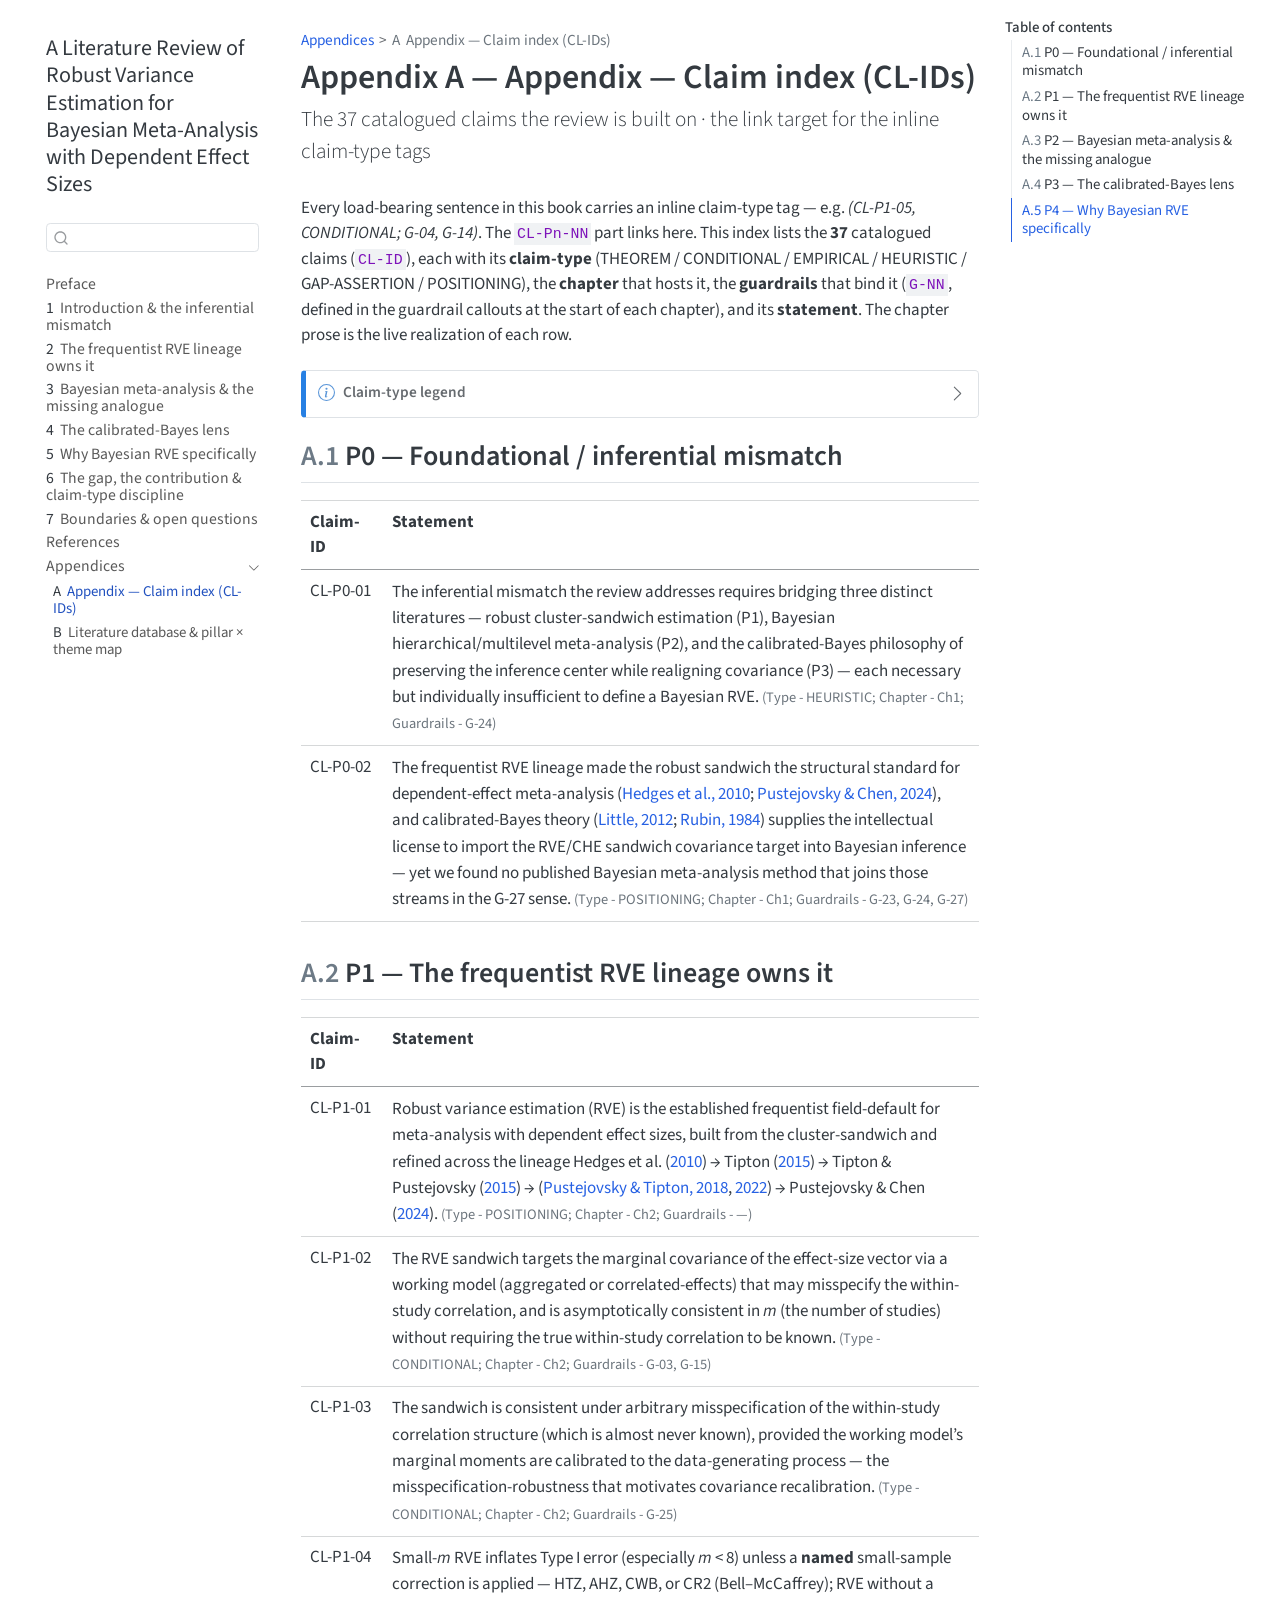
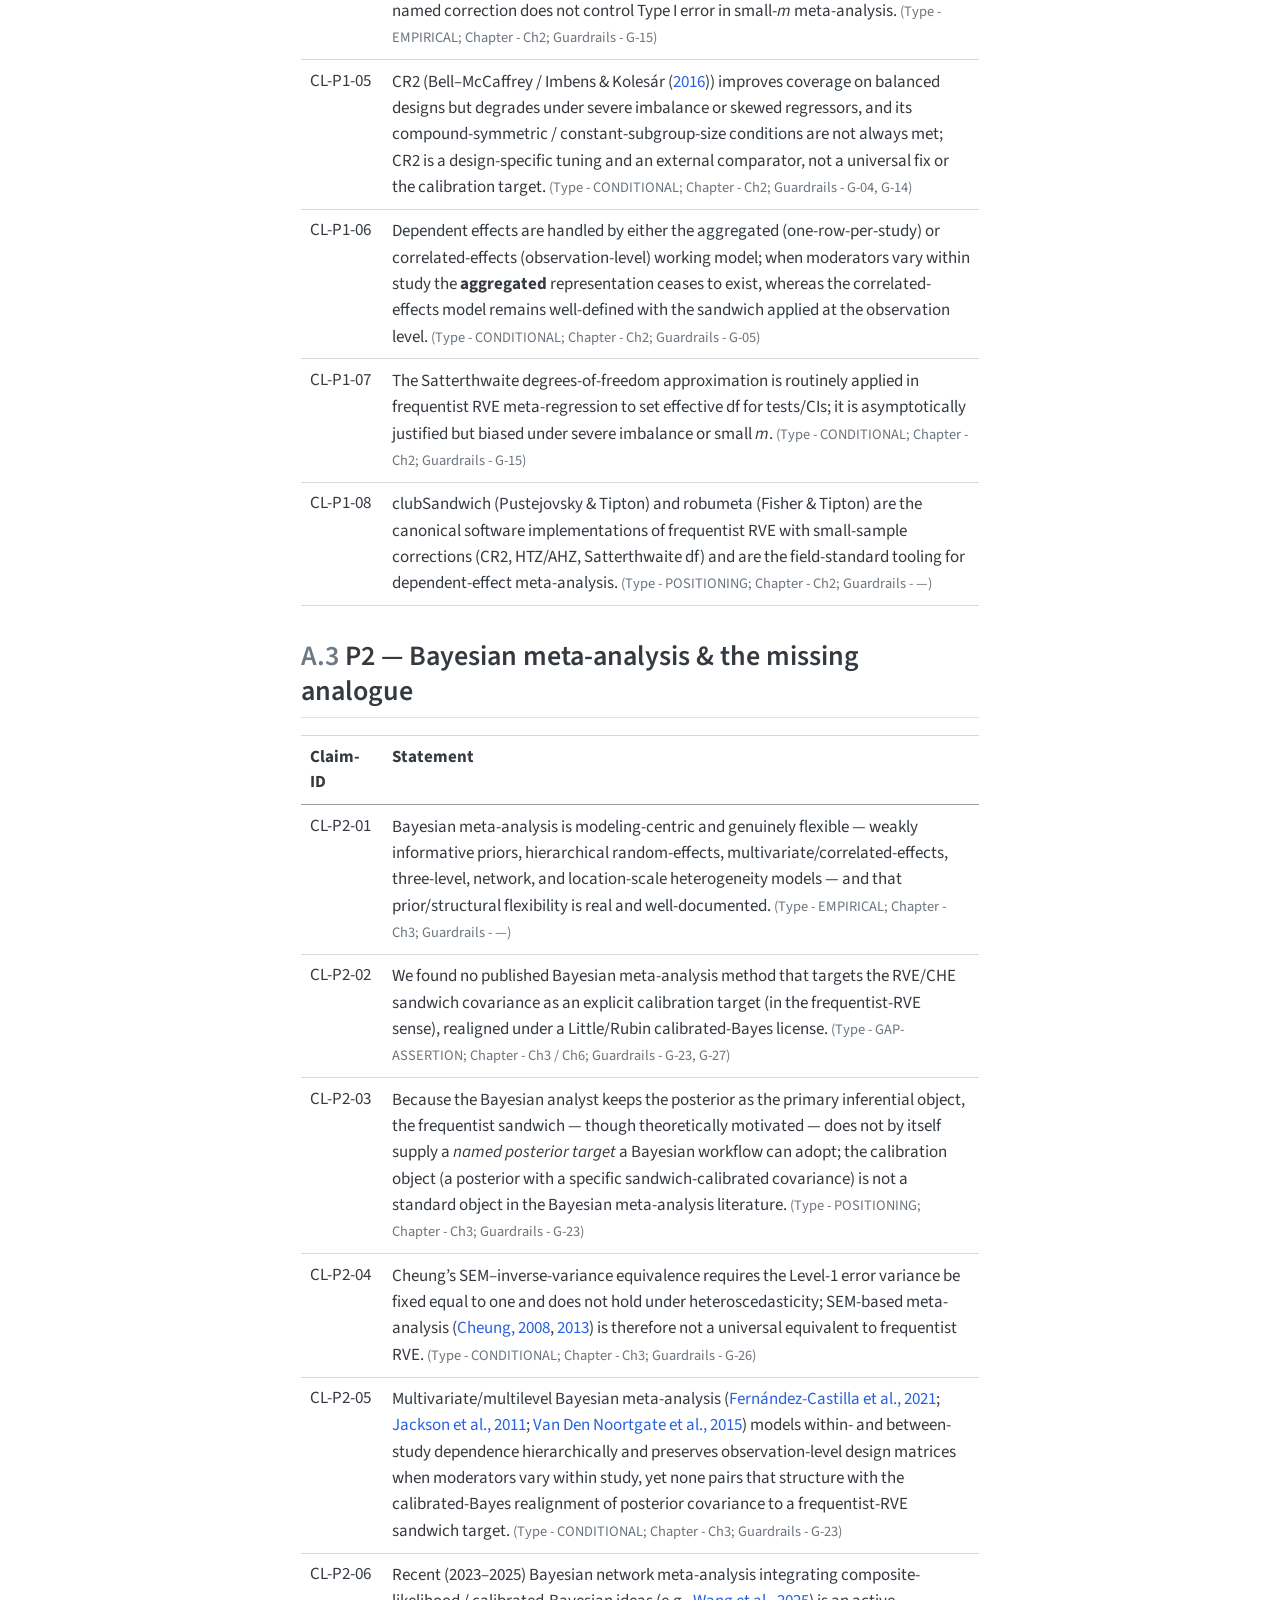
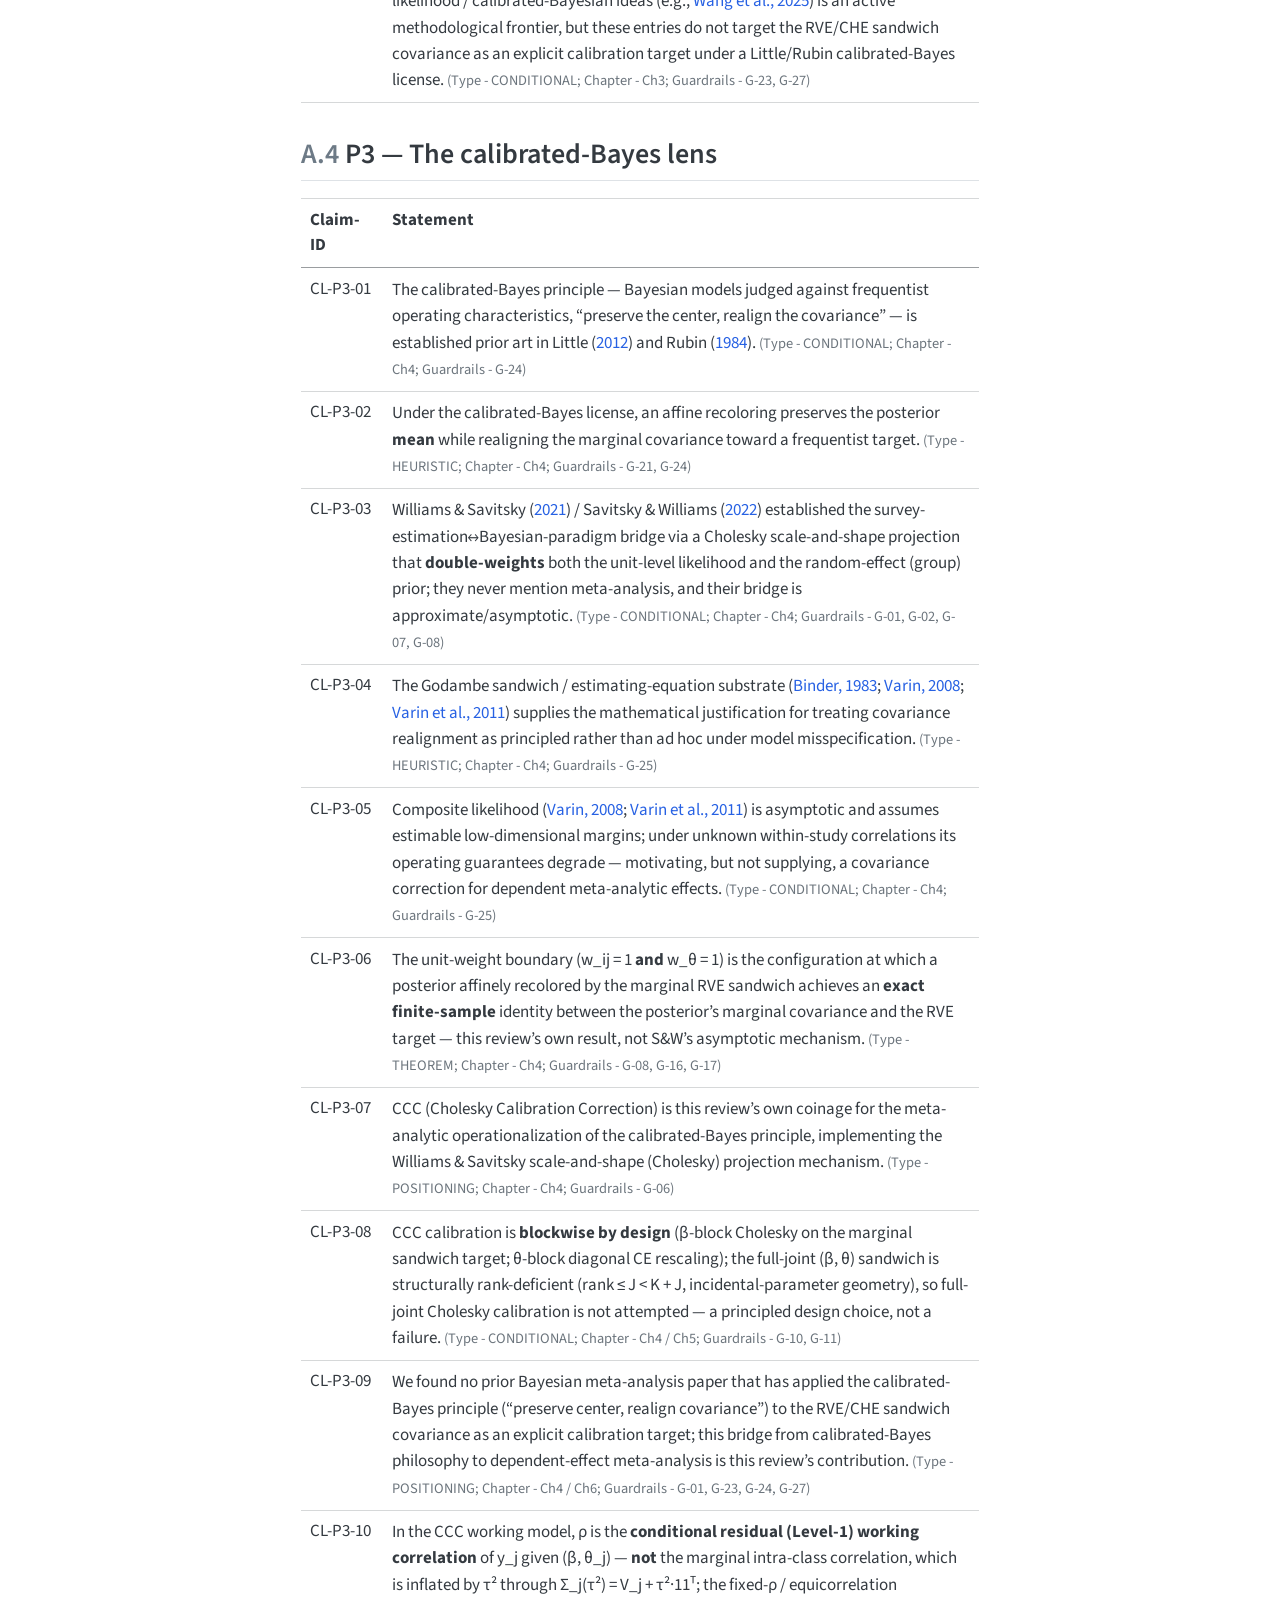
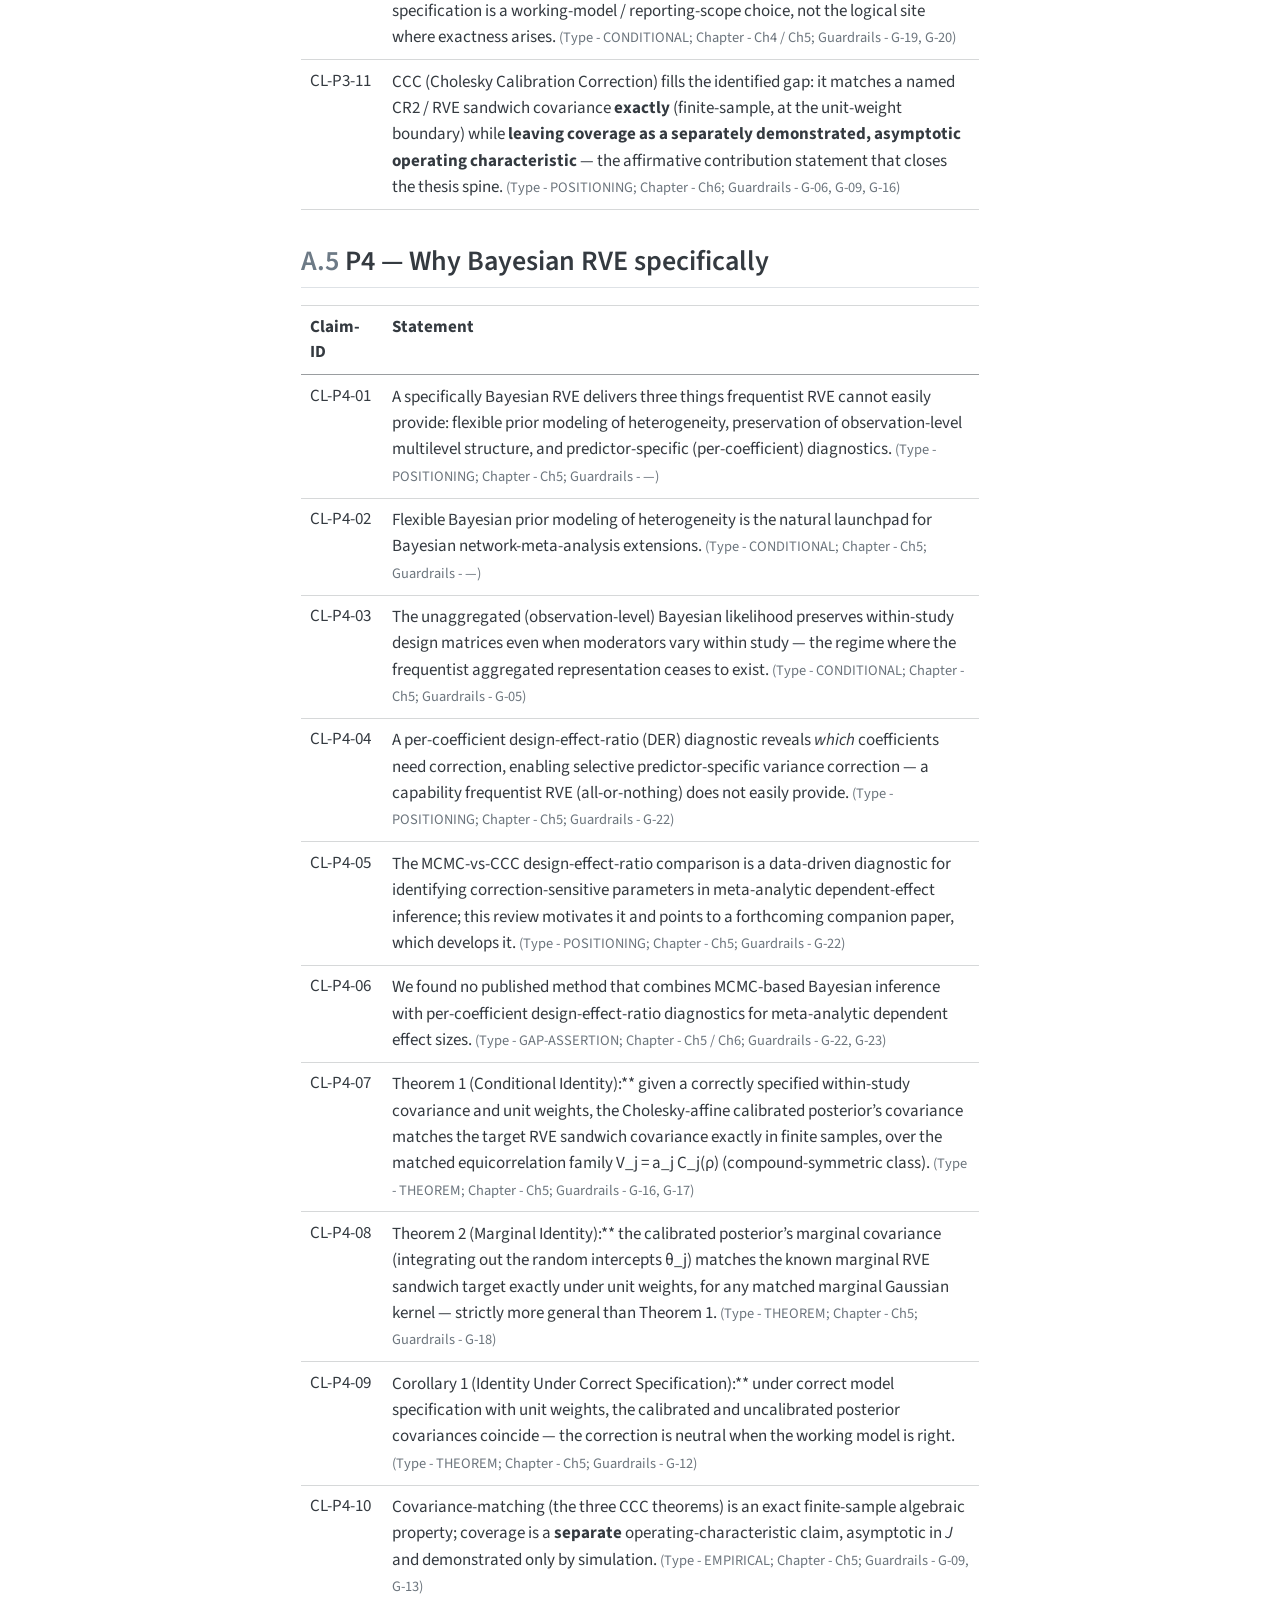
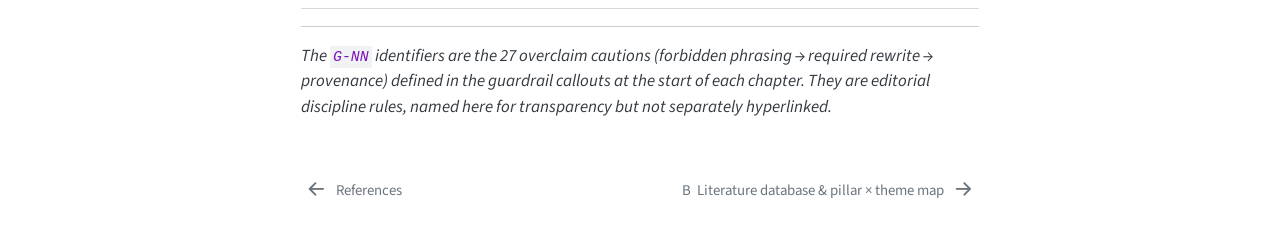
<file: 98-appendix-claim-index.html>
<!DOCTYPE html>
<html xmlns="http://www.w3.org/1999/xhtml" lang="en" xml:lang="en"><head>

<meta charset="utf-8">
<meta name="generator" content="quarto-1.9.37">

<meta name="viewport" content="width=device-width, initial-scale=1.0, user-scalable=yes">


<title>Appendix A — Appendix — Claim index (CL-IDs) – A Literature Review of Robust Variance Estimation for Bayesian Meta-Analysis with Dependent Effect Sizes</title>
<style>
/* Default styles provided by pandoc.
** See https://pandoc.org/MANUAL.html#variables-for-html for config info.
*/
code{white-space: pre-wrap;}
span.smallcaps{font-variant: small-caps;}
div.columns{display: flex; gap: min(4vw, 1.5em);}
div.column{flex: auto; overflow-x: auto;}
div.hanging-indent{margin-left: 1.5em; text-indent: -1.5em;}
ul.task-list{list-style: none;}
ul.task-list li input[type="checkbox"] {
  width: 0.8em;
  margin: 0 0.8em 0.2em -1em; /* quarto-specific, see https://github.com/quarto-dev/quarto-cli/issues/4556 */ 
  vertical-align: middle;
}
/* CSS for citations */
div.csl-bib-body { }
div.csl-entry {
  clear: both;
  margin-bottom: 0em;
}
.hanging-indent div.csl-entry {
  margin-left:2em;
  text-indent:-2em;
}
div.csl-left-margin {
  min-width:2em;
  float:left;
}
div.csl-right-inline {
  margin-left:2em;
  padding-left:1em;
}
div.csl-indent {
  margin-left: 2em;
}</style>


<script src="site_libs/quarto-nav/quarto-nav.js"></script>
<script src="site_libs/quarto-nav/headroom.min.js"></script>
<script src="site_libs/clipboard/clipboard.min.js"></script>
<script src="site_libs/quarto-search/autocomplete.umd.js"></script>
<script src="site_libs/quarto-search/fuse.min.js"></script>
<script src="site_libs/quarto-search/quarto-search.js"></script>
<meta name="quarto:offset" content="./">
<link href="./99-appendix-database.html" rel="next">
<link href="./references.html" rel="prev">
<script src="site_libs/quarto-html/quarto.js" type="module"></script>
<script src="site_libs/quarto-html/tabsets/tabsets.js" type="module"></script>
<script src="site_libs/quarto-html/popper.min.js"></script>
<script src="site_libs/quarto-html/tippy.umd.min.js"></script>
<script src="site_libs/quarto-html/anchor.min.js"></script>
<link href="site_libs/quarto-html/tippy.css" rel="stylesheet">
<link href="site_libs/quarto-html/quarto-syntax-highlighting-7f8f88aac4f3542376d5c11b86a4c14d.css" rel="stylesheet" id="quarto-text-highlighting-styles">
<script src="site_libs/bootstrap/bootstrap.min.js"></script>
<link href="site_libs/bootstrap/bootstrap-icons.css" rel="stylesheet">
<link href="site_libs/bootstrap/bootstrap-5ccb035bea26c1e21f80f44cf7c27909.min.css" rel="stylesheet" append-hash="true" id="quarto-bootstrap" data-mode="light">
<script id="quarto-search-options" type="application/json">{
  "location": "sidebar",
  "copy-button": false,
  "collapse-after": 3,
  "panel-placement": "start",
  "type": "textbox",
  "limit": 50,
  "keyboard-shortcut": [
    "f",
    "/",
    "s"
  ],
  "show-item-context": false,
  "language": {
    "search-no-results-text": "No results",
    "search-matching-documents-text": "matching documents",
    "search-copy-link-title": "Copy link to search",
    "search-hide-matches-text": "Hide additional matches",
    "search-more-match-text": "more match in this document",
    "search-more-matches-text": "more matches in this document",
    "search-clear-button-title": "Clear",
    "search-text-placeholder": "",
    "search-detached-cancel-button-title": "Cancel",
    "search-submit-button-title": "Submit",
    "search-label": "Search"
  }
}</script>


<link rel="stylesheet" href="custom.css">
</head>

<body class="nav-sidebar floating quarto-light">

<div id="quarto-search-results"></div>
  <header id="quarto-header" class="headroom fixed-top">
  <nav class="quarto-secondary-nav">
    <div class="container-fluid d-flex">
      <button type="button" class="quarto-btn-toggle btn" data-bs-toggle="collapse" role="button" data-bs-target=".quarto-sidebar-collapse-item" aria-controls="quarto-sidebar" aria-expanded="false" aria-label="Toggle sidebar navigation" onclick="if (window.quartoToggleHeadroom) { window.quartoToggleHeadroom(); }">
        <i class="bi bi-layout-text-sidebar-reverse"></i>
      </button>
        <nav class="quarto-page-breadcrumbs" aria-label="breadcrumb"><ol class="breadcrumb"><li class="breadcrumb-item"><a href="./98-appendix-claim-index.html">Appendices</a></li><li class="breadcrumb-item"><a href="./98-appendix-claim-index.html"><span class="chapter-number">A</span>&nbsp; <span class="chapter-title">Appendix — Claim index (CL-IDs)</span></a></li></ol></nav>
        <a class="flex-grow-1" role="navigation" data-bs-toggle="collapse" data-bs-target=".quarto-sidebar-collapse-item" aria-controls="quarto-sidebar" aria-expanded="false" aria-label="Toggle sidebar navigation" onclick="if (window.quartoToggleHeadroom) { window.quartoToggleHeadroom(); }">      
        </a>
      <button type="button" class="btn quarto-search-button" aria-label="Search" onclick="window.quartoOpenSearch();">
        <i class="bi bi-search"></i>
      </button>
    </div>
  </nav>
</header>
<!-- content -->
<div id="quarto-content" class="quarto-container page-columns page-rows-contents page-layout-article">
<!-- sidebar -->
  <nav id="quarto-sidebar" class="sidebar collapse collapse-horizontal quarto-sidebar-collapse-item sidebar-navigation floating overflow-auto">
    <div class="pt-lg-2 mt-2 text-left sidebar-header">
    <div class="sidebar-title mb-0 py-0">
      <a href="./">A Literature Review of Robust Variance Estimation for Bayesian Meta-Analysis with Dependent Effect Sizes</a> 
    </div>
      </div>
        <div class="mt-2 flex-shrink-0 align-items-center">
        <div class="sidebar-search">
        <div id="quarto-search" class="" title="Search"></div>
        </div>
        </div>
    <div class="sidebar-menu-container"> 
    <ul class="list-unstyled mt-1">
        <li class="sidebar-item">
  <div class="sidebar-item-container"> 
  <a href="./index.html" class="sidebar-item-text sidebar-link">
 <span class="menu-text">Preface</span></a>
  </div>
</li>
        <li class="sidebar-item">
  <div class="sidebar-item-container"> 
  <a href="./01-introduction.html" class="sidebar-item-text sidebar-link">
 <span class="menu-text"><span class="chapter-number">1</span>&nbsp; <span class="chapter-title">Introduction &amp; the inferential mismatch</span></span></a>
  </div>
</li>
        <li class="sidebar-item">
  <div class="sidebar-item-container"> 
  <a href="./02-rve-lineage.html" class="sidebar-item-text sidebar-link">
 <span class="menu-text"><span class="chapter-number">2</span>&nbsp; <span class="chapter-title">The frequentist RVE lineage owns it</span></span></a>
  </div>
</li>
        <li class="sidebar-item">
  <div class="sidebar-item-container"> 
  <a href="./03-bayesian-gap.html" class="sidebar-item-text sidebar-link">
 <span class="menu-text"><span class="chapter-number">3</span>&nbsp; <span class="chapter-title">Bayesian meta-analysis &amp; the missing analogue</span></span></a>
  </div>
</li>
        <li class="sidebar-item">
  <div class="sidebar-item-container"> 
  <a href="./04-calibrated-bayes.html" class="sidebar-item-text sidebar-link">
 <span class="menu-text"><span class="chapter-number">4</span>&nbsp; <span class="chapter-title">The calibrated-Bayes lens</span></span></a>
  </div>
</li>
        <li class="sidebar-item">
  <div class="sidebar-item-container"> 
  <a href="./05-why-bayesian-rve.html" class="sidebar-item-text sidebar-link">
 <span class="menu-text"><span class="chapter-number">5</span>&nbsp; <span class="chapter-title">Why Bayesian RVE specifically</span></span></a>
  </div>
</li>
        <li class="sidebar-item">
  <div class="sidebar-item-container"> 
  <a href="./06-gap-and-contribution.html" class="sidebar-item-text sidebar-link">
 <span class="menu-text"><span class="chapter-number">6</span>&nbsp; <span class="chapter-title">The gap, the contribution &amp; claim-type discipline</span></span></a>
  </div>
</li>
        <li class="sidebar-item">
  <div class="sidebar-item-container"> 
  <a href="./07-boundaries.html" class="sidebar-item-text sidebar-link">
 <span class="menu-text"><span class="chapter-number">7</span>&nbsp; <span class="chapter-title">Boundaries &amp; open questions</span></span></a>
  </div>
</li>
        <li class="sidebar-item">
  <div class="sidebar-item-container"> 
  <a href="./references.html" class="sidebar-item-text sidebar-link">
 <span class="menu-text">References</span></a>
  </div>
</li>
        <li class="sidebar-item sidebar-item-section">
      <div class="sidebar-item-container"> 
            <a class="sidebar-item-text sidebar-link text-start" data-bs-toggle="collapse" data-bs-target="#quarto-sidebar-section-1" role="navigation" aria-expanded="true">
 <span class="menu-text">Appendices</span></a>
          <a class="sidebar-item-toggle text-start" data-bs-toggle="collapse" data-bs-target="#quarto-sidebar-section-1" role="navigation" aria-expanded="true" aria-label="Toggle section">
            <i class="bi bi-chevron-right ms-2"></i>
          </a> 
      </div>
      <ul id="quarto-sidebar-section-1" class="collapse list-unstyled sidebar-section depth1 show">  
          <li class="sidebar-item">
  <div class="sidebar-item-container"> 
  <a href="./98-appendix-claim-index.html" class="sidebar-item-text sidebar-link active">
 <span class="menu-text"><span class="chapter-number">A</span>&nbsp; <span class="chapter-title">Appendix — Claim index (CL-IDs)</span></span></a>
  </div>
</li>
          <li class="sidebar-item">
  <div class="sidebar-item-container"> 
  <a href="./99-appendix-database.html" class="sidebar-item-text sidebar-link">
 <span class="menu-text"><span class="chapter-number">B</span>&nbsp; <span class="chapter-title">Literature database &amp; pillar × theme map</span></span></a>
  </div>
</li>
      </ul>
  </li>
    </ul>
    </div>
</nav>
<div id="quarto-sidebar-glass" class="quarto-sidebar-collapse-item" data-bs-toggle="collapse" data-bs-target=".quarto-sidebar-collapse-item"></div>
<!-- margin-sidebar -->
    <div id="quarto-margin-sidebar" class="sidebar margin-sidebar">
        <nav id="TOC" role="doc-toc" class="toc-active">
    <h2 id="toc-title">Table of contents</h2>
   
  <ul>
  <li><a href="#sec-ci-p0" id="toc-sec-ci-p0" class="nav-link active" data-scroll-target="#sec-ci-p0"><span class="header-section-number">A.1</span> P0 — Foundational / inferential mismatch</a></li>
  <li><a href="#sec-ci-p1" id="toc-sec-ci-p1" class="nav-link" data-scroll-target="#sec-ci-p1"><span class="header-section-number">A.2</span> P1 — The frequentist RVE lineage owns it</a></li>
  <li><a href="#sec-ci-p2" id="toc-sec-ci-p2" class="nav-link" data-scroll-target="#sec-ci-p2"><span class="header-section-number">A.3</span> P2 — Bayesian meta-analysis &amp; the missing analogue</a></li>
  <li><a href="#sec-ci-p3" id="toc-sec-ci-p3" class="nav-link" data-scroll-target="#sec-ci-p3"><span class="header-section-number">A.4</span> P3 — The calibrated-Bayes lens</a></li>
  <li><a href="#sec-ci-p4" id="toc-sec-ci-p4" class="nav-link" data-scroll-target="#sec-ci-p4"><span class="header-section-number">A.5</span> P4 — Why Bayesian RVE specifically</a></li>
  </ul>
</nav>
    </div>
<!-- main -->
<main class="content" id="quarto-document-content">

<header id="title-block-header" class="quarto-title-block default"><nav class="quarto-page-breadcrumbs quarto-title-breadcrumbs d-none d-lg-block" aria-label="breadcrumb"><ol class="breadcrumb"><li class="breadcrumb-item"><a href="./98-appendix-claim-index.html">Appendices</a></li><li class="breadcrumb-item"><a href="./98-appendix-claim-index.html"><span class="chapter-number">A</span>&nbsp; <span class="chapter-title">Appendix — Claim index (CL-IDs)</span></a></li></ol></nav>
<div class="quarto-title">
<h1 class="title">Appendix A — Appendix — Claim index (CL-IDs)</h1>
<p class="subtitle lead">The 37 catalogued claims the review is built on · the link target for the inline claim-type tags</p>
</div>



<div class="quarto-title-meta">

    
  
    
  </div>
  


</header>


<p>Every load-bearing sentence in this book carries an inline claim-type tag — e.g.&nbsp;<em>(CL-P1-05, CONDITIONAL; G-04, G-14)</em>. The <code>CL-Pn-NN</code> part links here. This index lists the <strong>37</strong> catalogued claims (<code>CL-ID</code>), each with its <strong>claim-type</strong> (THEOREM / CONDITIONAL / EMPIRICAL / HEURISTIC / GAP-ASSERTION / POSITIONING), the <strong>chapter</strong> that hosts it, the <strong>guardrails</strong> that bind it (<code>G-NN</code>, defined in the guardrail callouts at the start of each chapter), and its <strong>statement</strong>. The chapter prose is the live realization of each row.</p>
<div class="callout callout-style-simple callout-note callout-titled">
<div class="callout-header d-flex align-content-center collapsed" data-bs-toggle="collapse" data-bs-target=".callout-1-contents" aria-controls="callout-1" aria-expanded="false" aria-label="Toggle callout">
<div class="callout-icon-container">
<i class="callout-icon"></i>
</div>
<div class="callout-title-container flex-fill">
<span class="screen-reader-only">Note</span>Claim-type legend
</div>
<div class="callout-btn-toggle d-inline-block border-0 py-1 ps-1 pe-0 float-end"><i class="callout-toggle"></i></div>
</div>
<div id="callout-1" class="callout-1-contents callout-collapse collapse">
<div class="callout-body-container callout-body">
<ul>
<li><strong>THEOREM</strong> — an exact result established in companion manuscripts, cited <strong>motivationally only</strong>, never re-proved in this book.</li>
<li><strong>GAP-ASSERTION</strong> — a negative existence claim supported by <em>documented systematic absence</em> (an exhaustive search), never a single citation. The two load-bearing ones are CL-P2-02 and CL-P4-06.</li>
<li><strong>CONDITIONAL</strong> — holds under stated conditions, bound to those conditions in the same sentence.</li>
<li><strong>EMPIRICAL</strong> — supported by named data/simulation evidence.</li>
<li><strong>HEURISTIC</strong> — a reasoned argument / motivation, not a proof.</li>
<li><strong>POSITIONING</strong> — a framing / contribution claim, each component attributed to its owner.</li>
</ul>
</div>
</div>
</div>
<section id="sec-ci-p0" class="level2" data-number="A.1">
<h2 data-number="A.1" class="anchored" data-anchor-id="sec-ci-p0"><span class="header-section-number">A.1</span> P0 — Foundational / inferential mismatch</h2>
<div class="cl-index">
<table class="caption-top table">
<colgroup>
<col style="width: 12%">
<col style="width: 87%">
</colgroup>
<thead>
<tr class="header">
<th style="text-align: left;">Claim-ID</th>
<th style="text-align: left;">Statement</th>
</tr>
</thead>
<tbody>
<tr class="odd">
<td style="text-align: left;"><span id="cl-p0-01">CL-P0-01</span></td>
<td style="text-align: left;">The inferential mismatch the review addresses requires bridging three distinct literatures — robust cluster-sandwich estimation (P1), Bayesian hierarchical/multilevel meta-analysis (P2), and the calibrated-Bayes philosophy of preserving the inference center while realigning covariance (P3) — each necessary but individually insufficient to define a Bayesian RVE. <span class="claim-meta">(Type - HEURISTIC; Chapter - Ch1; Guardrails - G-24)</span></td>
</tr>
<tr class="even">
<td style="text-align: left;"><span id="cl-p0-02">CL-P0-02</span></td>
<td style="text-align: left;">The frequentist RVE lineage made the robust sandwich the structural standard for dependent-effect meta-analysis <span class="citation" data-cites="hedges2010 pustejovsky2024">(<a href="references.html#ref-hedges2010" role="doc-biblioref">Hedges et al., 2010</a>; <a href="references.html#ref-pustejovsky2024" role="doc-biblioref">Pustejovsky &amp; Chen, 2024</a>)</span>, and calibrated-Bayes theory <span class="citation" data-cites="little2012 rubin1984">(<a href="references.html#ref-little2012" role="doc-biblioref">Little, 2012</a>; <a href="references.html#ref-rubin1984" role="doc-biblioref">Rubin, 1984</a>)</span> supplies the intellectual license to import the RVE/CHE sandwich covariance target into Bayesian inference — yet we found no published Bayesian meta-analysis method that joins those streams in the G-27 sense. <span class="claim-meta">(Type - POSITIONING; Chapter - Ch1; Guardrails - G-23, G-24, G-27)</span></td>
</tr>
</tbody>
</table>
</div>
</section>
<section id="sec-ci-p1" class="level2" data-number="A.2">
<h2 data-number="A.2" class="anchored" data-anchor-id="sec-ci-p1"><span class="header-section-number">A.2</span> P1 — The frequentist RVE lineage owns it</h2>
<div class="cl-index">
<table class="caption-top table">
<colgroup>
<col style="width: 12%">
<col style="width: 87%">
</colgroup>
<thead>
<tr class="header">
<th style="text-align: left;">Claim-ID</th>
<th style="text-align: left;">Statement</th>
</tr>
</thead>
<tbody>
<tr class="odd">
<td style="text-align: left;"><span id="cl-p1-01">CL-P1-01</span></td>
<td style="text-align: left;">Robust variance estimation (RVE) is the established frequentist field-default for meta-analysis with dependent effect sizes, built from the cluster-sandwich and refined across the lineage <span class="citation" data-cites="hedges2010">Hedges et al. (<a href="references.html#ref-hedges2010" role="doc-biblioref">2010</a>)</span> → <span class="citation" data-cites="tipton2015a">Tipton (<a href="references.html#ref-tipton2015a" role="doc-biblioref">2015</a>)</span> → <span class="citation" data-cites="tipton2015b">Tipton &amp; Pustejovsky (<a href="references.html#ref-tipton2015b" role="doc-biblioref">2015</a>)</span> → <span class="citation" data-cites="pustejovsky2018 pustejovsky2022">(<a href="references.html#ref-pustejovsky2018" role="doc-biblioref">Pustejovsky &amp; Tipton, 2018</a>, <a href="references.html#ref-pustejovsky2022" role="doc-biblioref">2022</a>)</span> → <span class="citation" data-cites="pustejovsky2024">Pustejovsky &amp; Chen (<a href="references.html#ref-pustejovsky2024" role="doc-biblioref">2024</a>)</span>. <span class="claim-meta">(Type - POSITIONING; Chapter - Ch2; Guardrails - —)</span></td>
</tr>
<tr class="even">
<td style="text-align: left;"><span id="cl-p1-02">CL-P1-02</span></td>
<td style="text-align: left;">The RVE sandwich targets the marginal covariance of the effect-size vector via a working model (aggregated or correlated-effects) that may misspecify the within-study correlation, and is asymptotically consistent in <em>m</em> (the number of studies) without requiring the true within-study correlation to be known. <span class="claim-meta">(Type - CONDITIONAL; Chapter - Ch2; Guardrails - G-03, G-15)</span></td>
</tr>
<tr class="odd">
<td style="text-align: left;"><span id="cl-p1-03">CL-P1-03</span></td>
<td style="text-align: left;">The sandwich is consistent under arbitrary misspecification of the within-study correlation structure (which is almost never known), provided the working model’s marginal moments are calibrated to the data-generating process — the misspecification-robustness that motivates covariance recalibration. <span class="claim-meta">(Type - CONDITIONAL; Chapter - Ch2; Guardrails - G-25)</span></td>
</tr>
<tr class="even">
<td style="text-align: left;"><span id="cl-p1-04">CL-P1-04</span></td>
<td style="text-align: left;">Small-<em>m</em> RVE inflates Type I error (especially <em>m</em> &lt; 8) unless a <strong>named</strong> small-sample correction is applied — HTZ, AHZ, CWB, or CR2 (Bell–McCaffrey); RVE without a named correction does not control Type I error in small-<em>m</em> meta-analysis. <span class="claim-meta">(Type - EMPIRICAL; Chapter - Ch2; Guardrails - G-15)</span></td>
</tr>
<tr class="odd">
<td style="text-align: left;"><span id="cl-p1-05">CL-P1-05</span></td>
<td style="text-align: left;">CR2 (Bell–McCaffrey / <span class="citation" data-cites="imbens2016">Imbens &amp; Kolesár (<a href="references.html#ref-imbens2016" role="doc-biblioref">2016</a>)</span>) improves coverage on balanced designs but degrades under severe imbalance or skewed regressors, and its compound-symmetric / constant-subgroup-size conditions are not always met; CR2 is a design-specific tuning and an external comparator, not a universal fix or the calibration target. <span class="claim-meta">(Type - CONDITIONAL; Chapter - Ch2; Guardrails - G-04, G-14)</span></td>
</tr>
<tr class="even">
<td style="text-align: left;"><span id="cl-p1-06">CL-P1-06</span></td>
<td style="text-align: left;">Dependent effects are handled by either the aggregated (one-row-per-study) or correlated-effects (observation-level) working model; when moderators vary within study the <strong>aggregated</strong> representation ceases to exist, whereas the correlated-effects model remains well-defined with the sandwich applied at the observation level. <span class="claim-meta">(Type - CONDITIONAL; Chapter - Ch2; Guardrails - G-05)</span></td>
</tr>
<tr class="odd">
<td style="text-align: left;"><span id="cl-p1-07">CL-P1-07</span></td>
<td style="text-align: left;">The Satterthwaite degrees-of-freedom approximation is routinely applied in frequentist RVE meta-regression to set effective df for tests/CIs; it is asymptotically justified but biased under severe imbalance or small <em>m</em>. <span class="claim-meta">(Type - CONDITIONAL; Chapter - Ch2; Guardrails - G-15)</span></td>
</tr>
<tr class="even">
<td style="text-align: left;"><span id="cl-p1-08">CL-P1-08</span></td>
<td style="text-align: left;">clubSandwich (Pustejovsky &amp; Tipton) and robumeta (Fisher &amp; Tipton) are the canonical software implementations of frequentist RVE with small-sample corrections (CR2, HTZ/AHZ, Satterthwaite df) and are the field-standard tooling for dependent-effect meta-analysis. <span class="claim-meta">(Type - POSITIONING; Chapter - Ch2; Guardrails - —)</span></td>
</tr>
</tbody>
</table>
</div>
</section>
<section id="sec-ci-p2" class="level2" data-number="A.3">
<h2 data-number="A.3" class="anchored" data-anchor-id="sec-ci-p2"><span class="header-section-number">A.3</span> P2 — Bayesian meta-analysis &amp; the missing analogue</h2>
<div class="cl-index">
<table class="caption-top table">
<colgroup>
<col style="width: 12%">
<col style="width: 87%">
</colgroup>
<thead>
<tr class="header">
<th style="text-align: left;">Claim-ID</th>
<th style="text-align: left;">Statement</th>
</tr>
</thead>
<tbody>
<tr class="odd">
<td style="text-align: left;"><span id="cl-p2-01">CL-P2-01</span></td>
<td style="text-align: left;">Bayesian meta-analysis is modeling-centric and genuinely flexible — weakly informative priors, hierarchical random-effects, multivariate/correlated-effects, three-level, network, and location-scale heterogeneity models — and that prior/structural flexibility is real and well-documented. <span class="claim-meta">(Type - EMPIRICAL; Chapter - Ch3; Guardrails - —)</span></td>
</tr>
<tr class="even">
<td style="text-align: left;"><span id="cl-p2-02">CL-P2-02</span></td>
<td style="text-align: left;">We found no published Bayesian meta-analysis method that targets the RVE/CHE sandwich covariance as an explicit calibration target (in the frequentist-RVE sense), realigned under a Little/Rubin calibrated-Bayes license. <span class="claim-meta">(Type - GAP-ASSERTION; Chapter - Ch3 / Ch6; Guardrails - G-23, G-27)</span></td>
</tr>
<tr class="odd">
<td style="text-align: left;"><span id="cl-p2-03">CL-P2-03</span></td>
<td style="text-align: left;">Because the Bayesian analyst keeps the posterior as the primary inferential object, the frequentist sandwich — though theoretically motivated — does not by itself supply a <em>named posterior target</em> a Bayesian workflow can adopt; the calibration object (a posterior with a specific sandwich-calibrated covariance) is not a standard object in the Bayesian meta-analysis literature. <span class="claim-meta">(Type - POSITIONING; Chapter - Ch3; Guardrails - G-23)</span></td>
</tr>
<tr class="even">
<td style="text-align: left;"><span id="cl-p2-04">CL-P2-04</span></td>
<td style="text-align: left;">Cheung’s SEM–inverse-variance equivalence requires the Level-1 error variance be fixed equal to one and does not hold under heteroscedasticity; SEM-based meta-analysis <span class="citation" data-cites="cheung2008 cheung2013">(<a href="references.html#ref-cheung2008" role="doc-biblioref">Cheung, 2008</a>, <a href="references.html#ref-cheung2013" role="doc-biblioref">2013</a>)</span> is therefore not a universal equivalent to frequentist RVE. <span class="claim-meta">(Type - CONDITIONAL; Chapter - Ch3; Guardrails - G-26)</span></td>
</tr>
<tr class="odd">
<td style="text-align: left;"><span id="cl-p2-05">CL-P2-05</span></td>
<td style="text-align: left;">Multivariate/multilevel Bayesian meta-analysis <span class="citation" data-cites="jackson2011 vandennoortgate2015 fernandezcastilla2021">(<a href="references.html#ref-fernandezcastilla2021" role="doc-biblioref">Fernández-Castilla et al., 2021</a>; <a href="references.html#ref-jackson2011" role="doc-biblioref">Jackson et al., 2011</a>; <a href="references.html#ref-vandennoortgate2015" role="doc-biblioref">Van Den Noortgate et al., 2015</a>)</span> models within- and between-study dependence hierarchically and preserves observation-level design matrices when moderators vary within study, yet none pairs that structure with the calibrated-Bayes realignment of posterior covariance to a frequentist-RVE sandwich target. <span class="claim-meta">(Type - CONDITIONAL; Chapter - Ch3; Guardrails - G-23)</span></td>
</tr>
<tr class="even">
<td style="text-align: left;"><span id="cl-p2-06">CL-P2-06</span></td>
<td style="text-align: left;">Recent (2023–2025) Bayesian network meta-analysis integrating composite-likelihood / calibrated-Bayesian ideas <span class="citation" data-cites="wang2025">(e.g., <a href="references.html#ref-wang2025" role="doc-biblioref">Wang et al., 2025</a>)</span> is an active methodological frontier, but these entries do not target the RVE/CHE sandwich covariance as an explicit calibration target under a Little/Rubin calibrated-Bayes license. <span class="claim-meta">(Type - CONDITIONAL; Chapter - Ch3; Guardrails - G-23, G-27)</span></td>
</tr>
</tbody>
</table>
</div>
</section>
<section id="sec-ci-p3" class="level2" data-number="A.4">
<h2 data-number="A.4" class="anchored" data-anchor-id="sec-ci-p3"><span class="header-section-number">A.4</span> P3 — The calibrated-Bayes lens</h2>
<div class="cl-index">
<table class="caption-top table">
<colgroup>
<col style="width: 12%">
<col style="width: 87%">
</colgroup>
<thead>
<tr class="header">
<th style="text-align: left;">Claim-ID</th>
<th style="text-align: left;">Statement</th>
</tr>
</thead>
<tbody>
<tr class="odd">
<td style="text-align: left;"><span id="cl-p3-01">CL-P3-01</span></td>
<td style="text-align: left;">The calibrated-Bayes principle — Bayesian models judged against frequentist operating characteristics, “preserve the center, realign the covariance” — is established prior art in <span class="citation" data-cites="little2012">Little (<a href="references.html#ref-little2012" role="doc-biblioref">2012</a>)</span> and <span class="citation" data-cites="rubin1984">Rubin (<a href="references.html#ref-rubin1984" role="doc-biblioref">1984</a>)</span>. <span class="claim-meta">(Type - CONDITIONAL; Chapter - Ch4; Guardrails - G-24)</span></td>
</tr>
<tr class="even">
<td style="text-align: left;"><span id="cl-p3-02">CL-P3-02</span></td>
<td style="text-align: left;">Under the calibrated-Bayes license, an affine recoloring preserves the posterior <strong>mean</strong> while realigning the marginal covariance toward a frequentist target. <span class="claim-meta">(Type - HEURISTIC; Chapter - Ch4; Guardrails - G-21, G-24)</span></td>
</tr>
<tr class="odd">
<td style="text-align: left;"><span id="cl-p3-03">CL-P3-03</span></td>
<td style="text-align: left;"><span class="citation" data-cites="williams2021">Williams &amp; Savitsky (<a href="references.html#ref-williams2021" role="doc-biblioref">2021</a>)</span> / <span class="citation" data-cites="savitsky2022">Savitsky &amp; Williams (<a href="references.html#ref-savitsky2022" role="doc-biblioref">2022</a>)</span> established the survey-estimation↔︎Bayesian-paradigm bridge via a Cholesky scale-and-shape projection that <strong>double-weights</strong> both the unit-level likelihood and the random-effect (group) prior; they never mention meta-analysis, and their bridge is approximate/asymptotic. <span class="claim-meta">(Type - CONDITIONAL; Chapter - Ch4; Guardrails - G-01, G-02, G-07, G-08)</span></td>
</tr>
<tr class="even">
<td style="text-align: left;"><span id="cl-p3-04">CL-P3-04</span></td>
<td style="text-align: left;">The Godambe sandwich / estimating-equation substrate <span class="citation" data-cites="binder1983 varin2008 varin2011">(<a href="references.html#ref-binder1983" role="doc-biblioref">Binder, 1983</a>; <a href="references.html#ref-varin2008" role="doc-biblioref">Varin, 2008</a>; <a href="references.html#ref-varin2011" role="doc-biblioref">Varin et al., 2011</a>)</span> supplies the mathematical justification for treating covariance realignment as principled rather than ad hoc under model misspecification. <span class="claim-meta">(Type - HEURISTIC; Chapter - Ch4; Guardrails - G-25)</span></td>
</tr>
<tr class="odd">
<td style="text-align: left;"><span id="cl-p3-05">CL-P3-05</span></td>
<td style="text-align: left;">Composite likelihood <span class="citation" data-cites="varin2008 varin2011">(<a href="references.html#ref-varin2008" role="doc-biblioref">Varin, 2008</a>; <a href="references.html#ref-varin2011" role="doc-biblioref">Varin et al., 2011</a>)</span> is asymptotic and assumes estimable low-dimensional margins; under unknown within-study correlations its operating guarantees degrade — motivating, but not supplying, a covariance correction for dependent meta-analytic effects. <span class="claim-meta">(Type - CONDITIONAL; Chapter - Ch4; Guardrails - G-25)</span></td>
</tr>
<tr class="even">
<td style="text-align: left;"><span id="cl-p3-06">CL-P3-06</span></td>
<td style="text-align: left;">The unit-weight boundary (w_ij = 1 <strong>and</strong> w_θ = 1) is the configuration at which a posterior affinely recolored by the marginal RVE sandwich achieves an <strong>exact finite-sample</strong> identity between the posterior’s marginal covariance and the RVE target — this review’s own result, not S&amp;W’s asymptotic mechanism. <span class="claim-meta">(Type - THEOREM; Chapter - Ch4; Guardrails - G-08, G-16, G-17)</span></td>
</tr>
<tr class="odd">
<td style="text-align: left;"><span id="cl-p3-07">CL-P3-07</span></td>
<td style="text-align: left;">CCC (Cholesky Calibration Correction) is this review’s own coinage for the meta-analytic operationalization of the calibrated-Bayes principle, implementing the Williams &amp; Savitsky scale-and-shape (Cholesky) projection mechanism. <span class="claim-meta">(Type - POSITIONING; Chapter - Ch4; Guardrails - G-06)</span></td>
</tr>
<tr class="even">
<td style="text-align: left;"><span id="cl-p3-08">CL-P3-08</span></td>
<td style="text-align: left;">CCC calibration is <strong>blockwise by design</strong> (β-block Cholesky on the marginal sandwich target; θ-block diagonal CE rescaling); the full-joint (β, θ) sandwich is structurally rank-deficient (rank ≤ J &lt; K + J, incidental-parameter geometry), so full-joint Cholesky calibration is not attempted — a principled design choice, not a failure. <span class="claim-meta">(Type - CONDITIONAL; Chapter - Ch4 / Ch5; Guardrails - G-10, G-11)</span></td>
</tr>
<tr class="odd">
<td style="text-align: left;"><span id="cl-p3-09">CL-P3-09</span></td>
<td style="text-align: left;">We found no prior Bayesian meta-analysis paper that has applied the calibrated-Bayes principle (“preserve center, realign covariance”) to the RVE/CHE sandwich covariance as an explicit calibration target; this bridge from calibrated-Bayes philosophy to dependent-effect meta-analysis is this review’s contribution. <span class="claim-meta">(Type - POSITIONING; Chapter - Ch4 / Ch6; Guardrails - G-01, G-23, G-24, G-27)</span></td>
</tr>
<tr class="even">
<td style="text-align: left;"><span id="cl-p3-10">CL-P3-10</span></td>
<td style="text-align: left;">In the CCC working model, ρ is the <strong>conditional residual (Level-1) working correlation</strong> of y_j given (β, θ_j) — <strong>not</strong> the marginal intra-class correlation, which is inflated by τ² through Σ_j(τ²) = V_j + τ²·11ᵀ; the fixed-ρ / equicorrelation specification is a working-model / reporting-scope choice, not the logical site where exactness arises. <span class="claim-meta">(Type - CONDITIONAL; Chapter - Ch4 / Ch5; Guardrails - G-19, G-20)</span></td>
</tr>
<tr class="odd">
<td style="text-align: left;"><span id="cl-p3-11">CL-P3-11</span></td>
<td style="text-align: left;">CCC (Cholesky Calibration Correction) fills the identified gap: it matches a named CR2 / RVE sandwich covariance <strong>exactly</strong> (finite-sample, at the unit-weight boundary) while <strong>leaving coverage as a separately demonstrated, asymptotic operating characteristic</strong> — the affirmative contribution statement that closes the thesis spine. <span class="claim-meta">(Type - POSITIONING; Chapter - Ch6; Guardrails - G-06, G-09, G-16)</span></td>
</tr>
</tbody>
</table>
</div>
</section>
<section id="sec-ci-p4" class="level2" data-number="A.5">
<h2 data-number="A.5" class="anchored" data-anchor-id="sec-ci-p4"><span class="header-section-number">A.5</span> P4 — Why Bayesian RVE specifically</h2>
<div class="cl-index">
<table class="caption-top table">
<colgroup>
<col style="width: 12%">
<col style="width: 87%">
</colgroup>
<thead>
<tr class="header">
<th style="text-align: left;">Claim-ID</th>
<th style="text-align: left;">Statement</th>
</tr>
</thead>
<tbody>
<tr class="odd">
<td style="text-align: left;"><span id="cl-p4-01">CL-P4-01</span></td>
<td style="text-align: left;">A specifically Bayesian RVE delivers three things frequentist RVE cannot easily provide: flexible prior modeling of heterogeneity, preservation of observation-level multilevel structure, and predictor-specific (per-coefficient) diagnostics. <span class="claim-meta">(Type - POSITIONING; Chapter - Ch5; Guardrails - —)</span></td>
</tr>
<tr class="even">
<td style="text-align: left;"><span id="cl-p4-02">CL-P4-02</span></td>
<td style="text-align: left;">Flexible Bayesian prior modeling of heterogeneity is the natural launchpad for Bayesian network-meta-analysis extensions. <span class="claim-meta">(Type - CONDITIONAL; Chapter - Ch5; Guardrails - —)</span></td>
</tr>
<tr class="odd">
<td style="text-align: left;"><span id="cl-p4-03">CL-P4-03</span></td>
<td style="text-align: left;">The unaggregated (observation-level) Bayesian likelihood preserves within-study design matrices even when moderators vary within study — the regime where the frequentist aggregated representation ceases to exist. <span class="claim-meta">(Type - CONDITIONAL; Chapter - Ch5; Guardrails - G-05)</span></td>
</tr>
<tr class="even">
<td style="text-align: left;"><span id="cl-p4-04">CL-P4-04</span></td>
<td style="text-align: left;">A per-coefficient design-effect-ratio (DER) diagnostic reveals <em>which</em> coefficients need correction, enabling selective predictor-specific variance correction — a capability frequentist RVE (all-or-nothing) does not easily provide. <span class="claim-meta">(Type - POSITIONING; Chapter - Ch5; Guardrails - G-22)</span></td>
</tr>
<tr class="odd">
<td style="text-align: left;"><span id="cl-p4-05">CL-P4-05</span></td>
<td style="text-align: left;">The MCMC-vs-CCC design-effect-ratio comparison is a data-driven diagnostic for identifying correction-sensitive parameters in meta-analytic dependent-effect inference; this review motivates it and points to a forthcoming companion paper, which develops it. <span class="claim-meta">(Type - POSITIONING; Chapter - Ch5; Guardrails - G-22)</span></td>
</tr>
<tr class="even">
<td style="text-align: left;"><span id="cl-p4-06">CL-P4-06</span></td>
<td style="text-align: left;">We found no published method that combines MCMC-based Bayesian inference with per-coefficient design-effect-ratio diagnostics for meta-analytic dependent effect sizes. <span class="claim-meta">(Type - GAP-ASSERTION; Chapter - Ch5 / Ch6; Guardrails - G-22, G-23)</span></td>
</tr>
<tr class="odd">
<td style="text-align: left;"><span id="cl-p4-07">CL-P4-07</span></td>
<td style="text-align: left;">Theorem 1 (Conditional Identity):** given a correctly specified within-study covariance and unit weights, the Cholesky-affine calibrated posterior’s covariance matches the target RVE sandwich covariance exactly in finite samples, over the matched equicorrelation family V_j = a_j C_j(ρ) (compound-symmetric class). <span class="claim-meta">(Type - THEOREM; Chapter - Ch5; Guardrails - G-16, G-17)</span></td>
</tr>
<tr class="even">
<td style="text-align: left;"><span id="cl-p4-08">CL-P4-08</span></td>
<td style="text-align: left;">Theorem 2 (Marginal Identity):** the calibrated posterior’s marginal covariance (integrating out the random intercepts θ_j) matches the known marginal RVE sandwich target exactly under unit weights, for any matched marginal Gaussian kernel — strictly more general than Theorem 1. <span class="claim-meta">(Type - THEOREM; Chapter - Ch5; Guardrails - G-18)</span></td>
</tr>
<tr class="odd">
<td style="text-align: left;"><span id="cl-p4-09">CL-P4-09</span></td>
<td style="text-align: left;">Corollary 1 (Identity Under Correct Specification):** under correct model specification with unit weights, the calibrated and uncalibrated posterior covariances coincide — the correction is neutral when the working model is right. <span class="claim-meta">(Type - THEOREM; Chapter - Ch5; Guardrails - G-12)</span></td>
</tr>
<tr class="even">
<td style="text-align: left;"><span id="cl-p4-10">CL-P4-10</span></td>
<td style="text-align: left;">Covariance-matching (the three CCC theorems) is an exact finite-sample algebraic property; coverage is a <strong>separate</strong> operating-characteristic claim, asymptotic in <em>J</em> and demonstrated only by simulation. <span class="claim-meta">(Type - EMPIRICAL; Chapter - Ch5; Guardrails - G-09, G-13)</span></td>
</tr>
</tbody>
</table>
</div>
<hr>
<p><em>The <code>G-NN</code> identifiers are the 27 overclaim cautions (forbidden phrasing → required rewrite → provenance) defined in the guardrail callouts at the start of each chapter. They are editorial discipline rules, named here for transparency but not separately hyperlinked.</em></p>


<div id="refs" class="references csl-bib-body hanging-indent" data-entry-spacing="0" data-line-spacing="2" role="list" style="display: none">
<div id="ref-binder1983" class="csl-entry" role="listitem">
Binder, D. A. (1983). On the variances of asymptotically normal estimators from complex surveys. <em>International Statistical Review</em>. <a href="https://doi.org/10.2307/1402588">https://doi.org/10.2307/1402588</a>
</div>
<div id="ref-cheung2008" class="csl-entry" role="listitem">
Cheung, M. W.-L. (2008). A model for integrating fixed-, random-, and mixed-effects meta-analyses into structural equation modeling. <em>Psychological Methods</em>. <a href="https://doi.org/10.1037/a0013163">https://doi.org/10.1037/a0013163</a>
</div>
<div id="ref-cheung2013" class="csl-entry" role="listitem">
Cheung, M. W.-L. (2013). Multivariate meta-analysis as structural equation models. <em>Structural Equation Modeling: A Multidisciplinary Journal</em>. <a href="https://doi.org/10.1080/10705511.2013.797827">https://doi.org/10.1080/10705511.2013.797827</a>
</div>
<div id="ref-fernandezcastilla2021" class="csl-entry" role="listitem">
Fernández-Castilla, B., Aloe, A. M., Declercq, L., Jamshidi, L., Beretvas, S. N., Onghena, P., &amp; Van den Noortgate, W. (2021). Estimating outcome-specific effects in meta-analyses of multiple outcomes: A simulation study. <em>Behavior Research Methods</em>. <a href="https://doi.org/10.3758/s13428-020-01459-4">https://doi.org/10.3758/s13428-020-01459-4</a>
</div>
<div id="ref-hedges2010" class="csl-entry" role="listitem">
Hedges, L. V., Tipton, E., &amp; Johnson, M. C. (2010). Robust variance estimation in meta-regression with dependent effect size estimates. <em>Research Synthesis Methods</em>. <a href="https://doi.org/10.1002/jrsm.5">https://doi.org/10.1002/jrsm.5</a>
</div>
<div id="ref-imbens2016" class="csl-entry" role="listitem">
Imbens, G. W., &amp; Kolesár, M. (2016). Robust standard errors in small samples: Some practical advice. <em>Review of Economics and Statistics</em>. <a href="https://doi.org/10.1162/REST_a_00552">https://doi.org/10.1162/REST_a_00552</a>
</div>
<div id="ref-jackson2011" class="csl-entry" role="listitem">
Jackson, D., Riley, R., &amp; White, I. R. (2011). Multivariate meta-analysis: Potential and promise. <em>Statistics in Medicine</em>. <a href="https://doi.org/10.1002/sim.4172">https://doi.org/10.1002/sim.4172</a>
</div>
<div id="ref-little2012" class="csl-entry" role="listitem">
Little, R. J. (2012). Calibrated bayes, an alternative inferential paradigm for official statistics. <em>Journal of Official Statistics</em>.
</div>
<div id="ref-pustejovsky2024" class="csl-entry" role="listitem">
Pustejovsky, J. E., &amp; Chen, M. (2024). Equivalencies between ad hoc strategies and multivariate models for meta-analysis of dependent effect sizes. <em>Journal of Educational and Behavioral Statistics</em>. <a href="https://doi.org/10.3102/10769986241232524">https://doi.org/10.3102/10769986241232524</a>
</div>
<div id="ref-pustejovsky2018" class="csl-entry" role="listitem">
Pustejovsky, J. E., &amp; Tipton, E. (2018). Small-sample methods for cluster-robust variance estimation and hypothesis testing in fixed effects models. <em>Journal of Business &amp; Economic Statistics</em>. <a href="https://doi.org/10.1080/07350015.2016.1247004">https://doi.org/10.1080/07350015.2016.1247004</a>
</div>
<div id="ref-pustejovsky2022" class="csl-entry" role="listitem">
Pustejovsky, J. E., &amp; Tipton, E. (2022). Meta-analysis with robust variance estimation: Expanding the range of working models. <em>Prevention Science</em>. <a href="https://doi.org/10.1007/s11121-021-01246-3">https://doi.org/10.1007/s11121-021-01246-3</a>
</div>
<div id="ref-rubin1984" class="csl-entry" role="listitem">
Rubin, D. B. (1984). Bayesianly justifiable and relevant frequency calculations for the applied statistician. <em>The Annals of Statistics</em>. <a href="https://doi.org/10.1214/aos/1176346785">https://doi.org/10.1214/aos/1176346785</a>
</div>
<div id="ref-savitsky2022" class="csl-entry" role="listitem">
Savitsky, T. D., &amp; Williams, M. R. (2022). Pseudo bayesian mixed models under informative sampling. <em>Journal of Official Statistics</em>. <a href="https://doi.org/10.2478/jos-2022-0039">https://doi.org/10.2478/jos-2022-0039</a>
</div>
<div id="ref-tipton2015a" class="csl-entry" role="listitem">
Tipton, E. (2015). Small sample adjustments for robust variance estimation with meta-regression. <em>Psychological Methods</em>. <a href="https://doi.org/10.1037/met0000011">https://doi.org/10.1037/met0000011</a>
</div>
<div id="ref-tipton2015b" class="csl-entry" role="listitem">
Tipton, E., &amp; Pustejovsky, J. E. (2015). Small-sample adjustments for tests of moderators and model fit using robust variance estimation in meta-regression. <em>Journal of Educational and Behavioral Statistics</em>. <a href="https://doi.org/10.3102/1076998615606099">https://doi.org/10.3102/1076998615606099</a>
</div>
<div id="ref-vandennoortgate2015" class="csl-entry" role="listitem">
Van Den Noortgate, W., López-López, J. A., Marín-Martínez, F., &amp; Sánchez-Meca, J. (2015). Meta-analysis of multiple outcomes: A multilevel approach. <em>Behavior Research Methods</em>. <a href="https://doi.org/10.3758/s13428-014-0527-2">https://doi.org/10.3758/s13428-014-0527-2</a>
</div>
<div id="ref-varin2008" class="csl-entry" role="listitem">
Varin, C. (2008). On composite marginal likelihoods. <em>AStA Advances in Statistical Analysis</em>. <a href="https://doi.org/10.1007/s10182-008-0060-7">https://doi.org/10.1007/s10182-008-0060-7</a>
</div>
<div id="ref-varin2011" class="csl-entry" role="listitem">
Varin, C., Reid, N., &amp; Firth, D. (2011). An overview of composite likelihood methods. <em>Statistica Sinica</em>.
</div>
<div id="ref-wang2025" class="csl-entry" role="listitem">
Wang, Y., Lin, L., &amp; Liu, Y.-L. (2025). Exploiting multivariate network meta-analysis: A calibrated bayesian composite likelihood inference. <em>Bayesian Analysis</em>. <a href="https://doi.org/10.1214/25-ba1511">https://doi.org/10.1214/25-ba1511</a>
</div>
<div id="ref-williams2021" class="csl-entry" role="listitem">
Williams, M. R., &amp; Savitsky, T. D. (2021). Uncertainty estimation for pseudo-bayesian inference under complex sampling. <em>International Statistical Review</em>. <a href="https://doi.org/10.1111/insr.12376">https://doi.org/10.1111/insr.12376</a>
</div>
</div>
</section>

</main> <!-- /main -->
<script id="quarto-html-after-body" type="application/javascript">
  window.document.addEventListener("DOMContentLoaded", function (event) {
    const icon = "";
    const anchorJS = new window.AnchorJS();
    anchorJS.options = {
      placement: 'right',
      icon: icon
    };
    anchorJS.add('.anchored');
    const isCodeAnnotation = (el) => {
      for (const clz of el.classList) {
        if (clz.startsWith('code-annotation-')) {                     
          return true;
        }
      }
      return false;
    }
    const onCopySuccess = function(e) {
      // button target
      const button = e.trigger;
      // don't keep focus
      button.blur();
      // flash "checked"
      button.classList.add('code-copy-button-checked');
      var currentTitle = button.getAttribute("title");
      button.setAttribute("title", "Copied!");
      let tooltip;
      if (window.bootstrap) {
        button.setAttribute("data-bs-toggle", "tooltip");
        button.setAttribute("data-bs-placement", "left");
        button.setAttribute("data-bs-title", "Copied!");
        tooltip = new bootstrap.Tooltip(button, 
          { trigger: "manual", 
            customClass: "code-copy-button-tooltip",
            offset: [0, -8]});
        tooltip.show();    
      }
      setTimeout(function() {
        if (tooltip) {
          tooltip.hide();
          button.removeAttribute("data-bs-title");
          button.removeAttribute("data-bs-toggle");
          button.removeAttribute("data-bs-placement");
        }
        button.setAttribute("title", currentTitle);
        button.classList.remove('code-copy-button-checked');
      }, 1000);
      // clear code selection
      e.clearSelection();
    }
    const getTextToCopy = function(trigger) {
      const outerScaffold = trigger.parentElement.cloneNode(true);
      const codeEl = outerScaffold.querySelector('code');
      for (const childEl of codeEl.children) {
        if (isCodeAnnotation(childEl)) {
          childEl.remove();
        }
      }
      return codeEl.innerText;
    }
    const clipboard = new window.ClipboardJS('.code-copy-button:not([data-in-quarto-modal])', {
      text: getTextToCopy
    });
    clipboard.on('success', onCopySuccess);
    if (window.document.getElementById('quarto-embedded-source-code-modal')) {
      const clipboardModal = new window.ClipboardJS('.code-copy-button[data-in-quarto-modal]', {
        text: getTextToCopy,
        container: window.document.getElementById('quarto-embedded-source-code-modal')
      });
      clipboardModal.on('success', onCopySuccess);
    }
      var localhostRegex = new RegExp(/^(?:http|https):\/\/localhost\:?[0-9]*\//);
      var mailtoRegex = new RegExp(/^mailto:/);
        var filterRegex = new RegExp('/' + window.location.host + '/');
      var isInternal = (href) => {
          return filterRegex.test(href) || localhostRegex.test(href) || mailtoRegex.test(href);
      }
      // Inspect non-navigation links and adorn them if external
     var links = window.document.querySelectorAll('a[href]:not(.nav-link):not(.navbar-brand):not(.toc-action):not(.sidebar-link):not(.sidebar-item-toggle):not(.pagination-link):not(.no-external):not([aria-hidden]):not(.dropdown-item):not(.quarto-navigation-tool):not(.about-link)');
      for (var i=0; i<links.length; i++) {
        const link = links[i];
        if (!isInternal(link.href)) {
          // undo the damage that might have been done by quarto-nav.js in the case of
          // links that we want to consider external
          if (link.dataset.originalHref !== undefined) {
            link.href = link.dataset.originalHref;
          }
        }
      }
    function tippyHover(el, contentFn, onTriggerFn, onUntriggerFn) {
      const config = {
        allowHTML: true,
        maxWidth: 500,
        delay: 100,
        arrow: false,
        appendTo: function(el) {
            return el.parentElement;
        },
        interactive: true,
        interactiveBorder: 10,
        theme: 'quarto',
        placement: 'bottom-start',
      };
      if (contentFn) {
        config.content = contentFn;
      }
      if (onTriggerFn) {
        config.onTrigger = onTriggerFn;
      }
      if (onUntriggerFn) {
        config.onUntrigger = onUntriggerFn;
      }
      window.tippy(el, config); 
    }
    const noterefs = window.document.querySelectorAll('a[role="doc-noteref"]');
    for (var i=0; i<noterefs.length; i++) {
      const ref = noterefs[i];
      tippyHover(ref, function() {
        // use id or data attribute instead here
        let href = ref.getAttribute('data-footnote-href') || ref.getAttribute('href');
        try { href = new URL(href).hash; } catch {}
        const id = href.replace(/^#\/?/, "");
        const note = window.document.getElementById(id);
        if (note) {
          return note.innerHTML;
        } else {
          return "";
        }
      });
    }
    const xrefs = window.document.querySelectorAll('a.quarto-xref');
    const processXRef = (id, note) => {
      // Strip column container classes
      const stripColumnClz = (el) => {
        el.classList.remove("page-full", "page-columns");
        if (el.children) {
          for (const child of el.children) {
            stripColumnClz(child);
          }
        }
      }
      stripColumnClz(note)
      if (id === null || id.startsWith('sec-')) {
        // Special case sections, only their first couple elements
        const container = document.createElement("div");
        if (note.children && note.children.length > 2) {
          container.appendChild(note.children[0].cloneNode(true));
          for (let i = 1; i < note.children.length; i++) {
            const child = note.children[i];
            if (child.tagName === "P" && child.innerText === "") {
              continue;
            } else {
              container.appendChild(child.cloneNode(true));
              break;
            }
          }
          if (window.Quarto?.typesetMath) {
            window.Quarto.typesetMath(container);
          }
          return container.innerHTML
        } else {
          if (window.Quarto?.typesetMath) {
            window.Quarto.typesetMath(note);
          }
          return note.innerHTML;
        }
      } else {
        // Remove any anchor links if they are present
        const anchorLink = note.querySelector('a.anchorjs-link');
        if (anchorLink) {
          anchorLink.remove();
        }
        if (window.Quarto?.typesetMath) {
          window.Quarto.typesetMath(note);
        }
        if (note.classList.contains("callout")) {
          return note.outerHTML;
        } else {
          return note.innerHTML;
        }
      }
    }
    for (var i=0; i<xrefs.length; i++) {
      const xref = xrefs[i];
      tippyHover(xref, undefined, function(instance) {
        instance.disable();
        let url = xref.getAttribute('href');
        let hash = undefined; 
        if (url.startsWith('#')) {
          hash = url;
        } else {
          try { hash = new URL(url).hash; } catch {}
        }
        if (hash) {
          const id = hash.replace(/^#\/?/, "");
          const note = window.document.getElementById(id);
          if (note !== null) {
            try {
              const html = processXRef(id, note.cloneNode(true));
              instance.setContent(html);
            } finally {
              instance.enable();
              instance.show();
            }
          } else {
            // See if we can fetch this
            fetch(url.split('#')[0])
            .then(res => res.text())
            .then(html => {
              const parser = new DOMParser();
              const htmlDoc = parser.parseFromString(html, "text/html");
              const note = htmlDoc.getElementById(id);
              if (note !== null) {
                const html = processXRef(id, note);
                instance.setContent(html);
              } 
            }).finally(() => {
              instance.enable();
              instance.show();
            });
          }
        } else {
          // See if we can fetch a full url (with no hash to target)
          // This is a special case and we should probably do some content thinning / targeting
          fetch(url)
          .then(res => res.text())
          .then(html => {
            const parser = new DOMParser();
            const htmlDoc = parser.parseFromString(html, "text/html");
            const note = htmlDoc.querySelector('main.content');
            if (note !== null) {
              // This should only happen for chapter cross references
              // (since there is no id in the URL)
              // remove the first header
              if (note.children.length > 0 && note.children[0].tagName === "HEADER") {
                note.children[0].remove();
              }
              const html = processXRef(null, note);
              instance.setContent(html);
            } 
          }).finally(() => {
            instance.enable();
            instance.show();
          });
        }
      }, function(instance) {
      });
    }
        let selectedAnnoteEl;
        const selectorForAnnotation = ( cell, annotation) => {
          let cellAttr = 'data-code-cell="' + cell + '"';
          let lineAttr = 'data-code-annotation="' +  annotation + '"';
          const selector = 'span[' + cellAttr + '][' + lineAttr + ']';
          return selector;
        }
        const selectCodeLines = (annoteEl) => {
          const doc = window.document;
          const targetCell = annoteEl.getAttribute("data-target-cell");
          const targetAnnotation = annoteEl.getAttribute("data-target-annotation");
          const annoteSpan = window.document.querySelector(selectorForAnnotation(targetCell, targetAnnotation));
          const lines = annoteSpan.getAttribute("data-code-lines").split(",");
          const lineIds = lines.map((line) => {
            return targetCell + "-" + line;
          })
          let top = null;
          let height = null;
          let parent = null;
          if (lineIds.length > 0) {
              //compute the position of the single el (top and bottom and make a div)
              const el = window.document.getElementById(lineIds[0]);
              top = el.offsetTop;
              height = el.offsetHeight;
              parent = el.parentElement.parentElement;
            if (lineIds.length > 1) {
              const lastEl = window.document.getElementById(lineIds[lineIds.length - 1]);
              const bottom = lastEl.offsetTop + lastEl.offsetHeight;
              height = bottom - top;
            }
            if (top !== null && height !== null && parent !== null) {
              // cook up a div (if necessary) and position it 
              let div = window.document.getElementById("code-annotation-line-highlight");
              if (div === null) {
                div = window.document.createElement("div");
                div.setAttribute("id", "code-annotation-line-highlight");
                div.style.position = 'absolute';
                parent.appendChild(div);
              }
              div.style.top = top - 2 + "px";
              div.style.height = height + 4 + "px";
              div.style.left = 0;
              let gutterDiv = window.document.getElementById("code-annotation-line-highlight-gutter");
              if (gutterDiv === null) {
                gutterDiv = window.document.createElement("div");
                gutterDiv.setAttribute("id", "code-annotation-line-highlight-gutter");
                gutterDiv.style.position = 'absolute';
                const codeCell = window.document.getElementById(targetCell);
                const gutter = codeCell.querySelector('.code-annotation-gutter');
                gutter.appendChild(gutterDiv);
              }
              gutterDiv.style.top = top - 2 + "px";
              gutterDiv.style.height = height + 4 + "px";
            }
            selectedAnnoteEl = annoteEl;
          }
        };
        const unselectCodeLines = () => {
          const elementsIds = ["code-annotation-line-highlight", "code-annotation-line-highlight-gutter"];
          elementsIds.forEach((elId) => {
            const div = window.document.getElementById(elId);
            if (div) {
              div.remove();
            }
          });
          selectedAnnoteEl = undefined;
        };
          // Handle positioning of the toggle
      window.addEventListener(
        "resize",
        throttle(() => {
          elRect = undefined;
          if (selectedAnnoteEl) {
            selectCodeLines(selectedAnnoteEl);
          }
        }, 10)
      );
      function throttle(fn, ms) {
      let throttle = false;
      let timer;
        return (...args) => {
          if(!throttle) { // first call gets through
              fn.apply(this, args);
              throttle = true;
          } else { // all the others get throttled
              if(timer) clearTimeout(timer); // cancel #2
              timer = setTimeout(() => {
                fn.apply(this, args);
                timer = throttle = false;
              }, ms);
          }
        };
      }
        // Attach click handler to the DT
        const annoteDls = window.document.querySelectorAll('dt[data-target-cell]');
        for (const annoteDlNode of annoteDls) {
          annoteDlNode.addEventListener('click', (event) => {
            const clickedEl = event.target;
            if (clickedEl !== selectedAnnoteEl) {
              unselectCodeLines();
              const activeEl = window.document.querySelector('dt[data-target-cell].code-annotation-active');
              if (activeEl) {
                activeEl.classList.remove('code-annotation-active');
              }
              selectCodeLines(clickedEl);
              clickedEl.classList.add('code-annotation-active');
            } else {
              // Unselect the line
              unselectCodeLines();
              clickedEl.classList.remove('code-annotation-active');
            }
          });
        }
    const findCites = (el) => {
      const parentEl = el.parentElement;
      if (parentEl) {
        const cites = parentEl.dataset.cites;
        if (cites) {
          return {
            el,
            cites: cites.split(' ')
          };
        } else {
          return findCites(el.parentElement)
        }
      } else {
        return undefined;
      }
    };
    var bibliorefs = window.document.querySelectorAll('a[role="doc-biblioref"]');
    for (var i=0; i<bibliorefs.length; i++) {
      const ref = bibliorefs[i];
      const citeInfo = findCites(ref);
      if (citeInfo) {
        tippyHover(citeInfo.el, function() {
          var popup = window.document.createElement('div');
          citeInfo.cites.forEach(function(cite) {
            var citeDiv = window.document.createElement('div');
            citeDiv.classList.add('hanging-indent');
            citeDiv.classList.add('csl-entry');
            var biblioDiv = window.document.getElementById('ref-' + cite);
            if (biblioDiv) {
              citeDiv.innerHTML = biblioDiv.innerHTML;
            }
            popup.appendChild(citeDiv);
          });
          return popup.innerHTML;
        });
      }
    }
  });
  </script>
<nav class="page-navigation">
  <div class="nav-page nav-page-previous">
      <a href="./references.html" class="pagination-link" aria-label="References">
        <i class="bi bi-arrow-left-short"></i> <span class="nav-page-text">References</span>
      </a>          
  </div>
  <div class="nav-page nav-page-next">
      <a href="./99-appendix-database.html" class="pagination-link" aria-label="Literature database &amp; pillar × theme map">
        <span class="nav-page-text"><span class="chapter-number">B</span>&nbsp; <span class="chapter-title">Literature database &amp; pillar × theme map</span></span> <i class="bi bi-arrow-right-short"></i>
      </a>
  </div>
</nav>
</div> <!-- /content -->




</body></html>
</file>
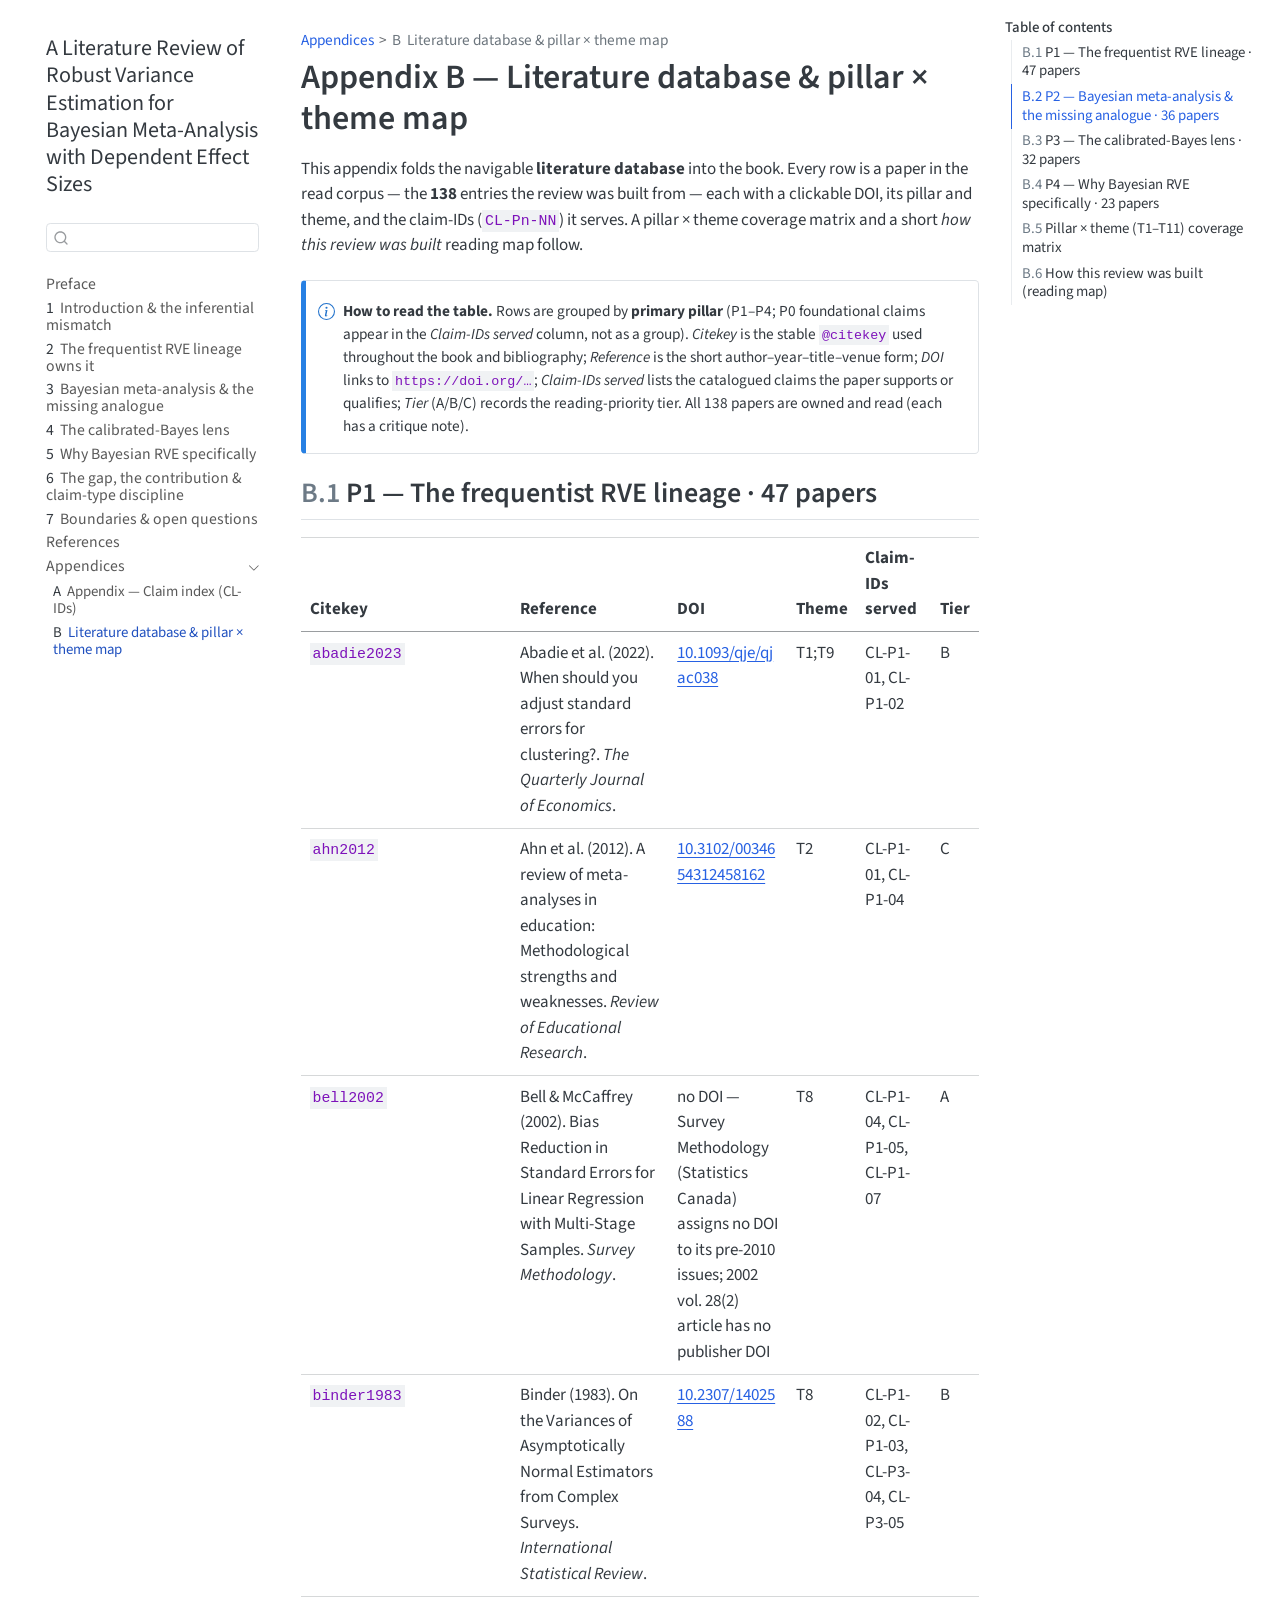
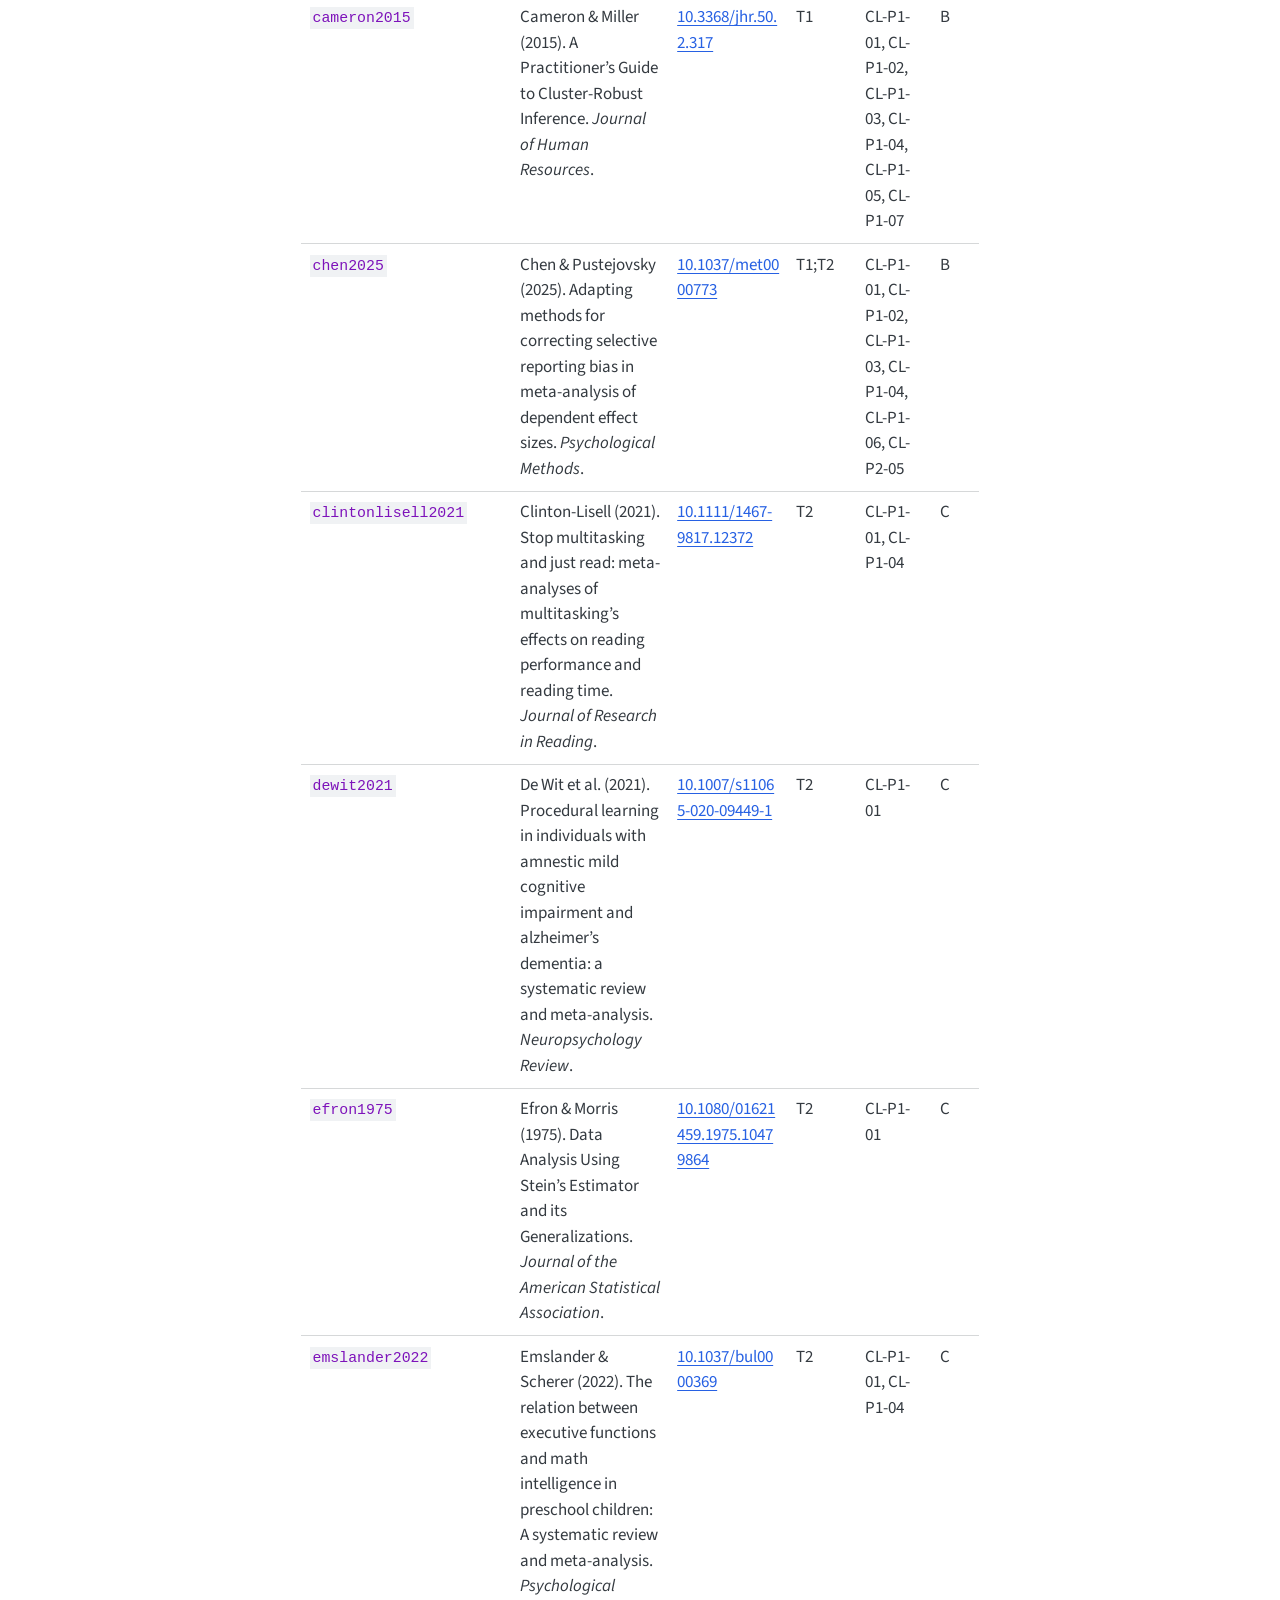
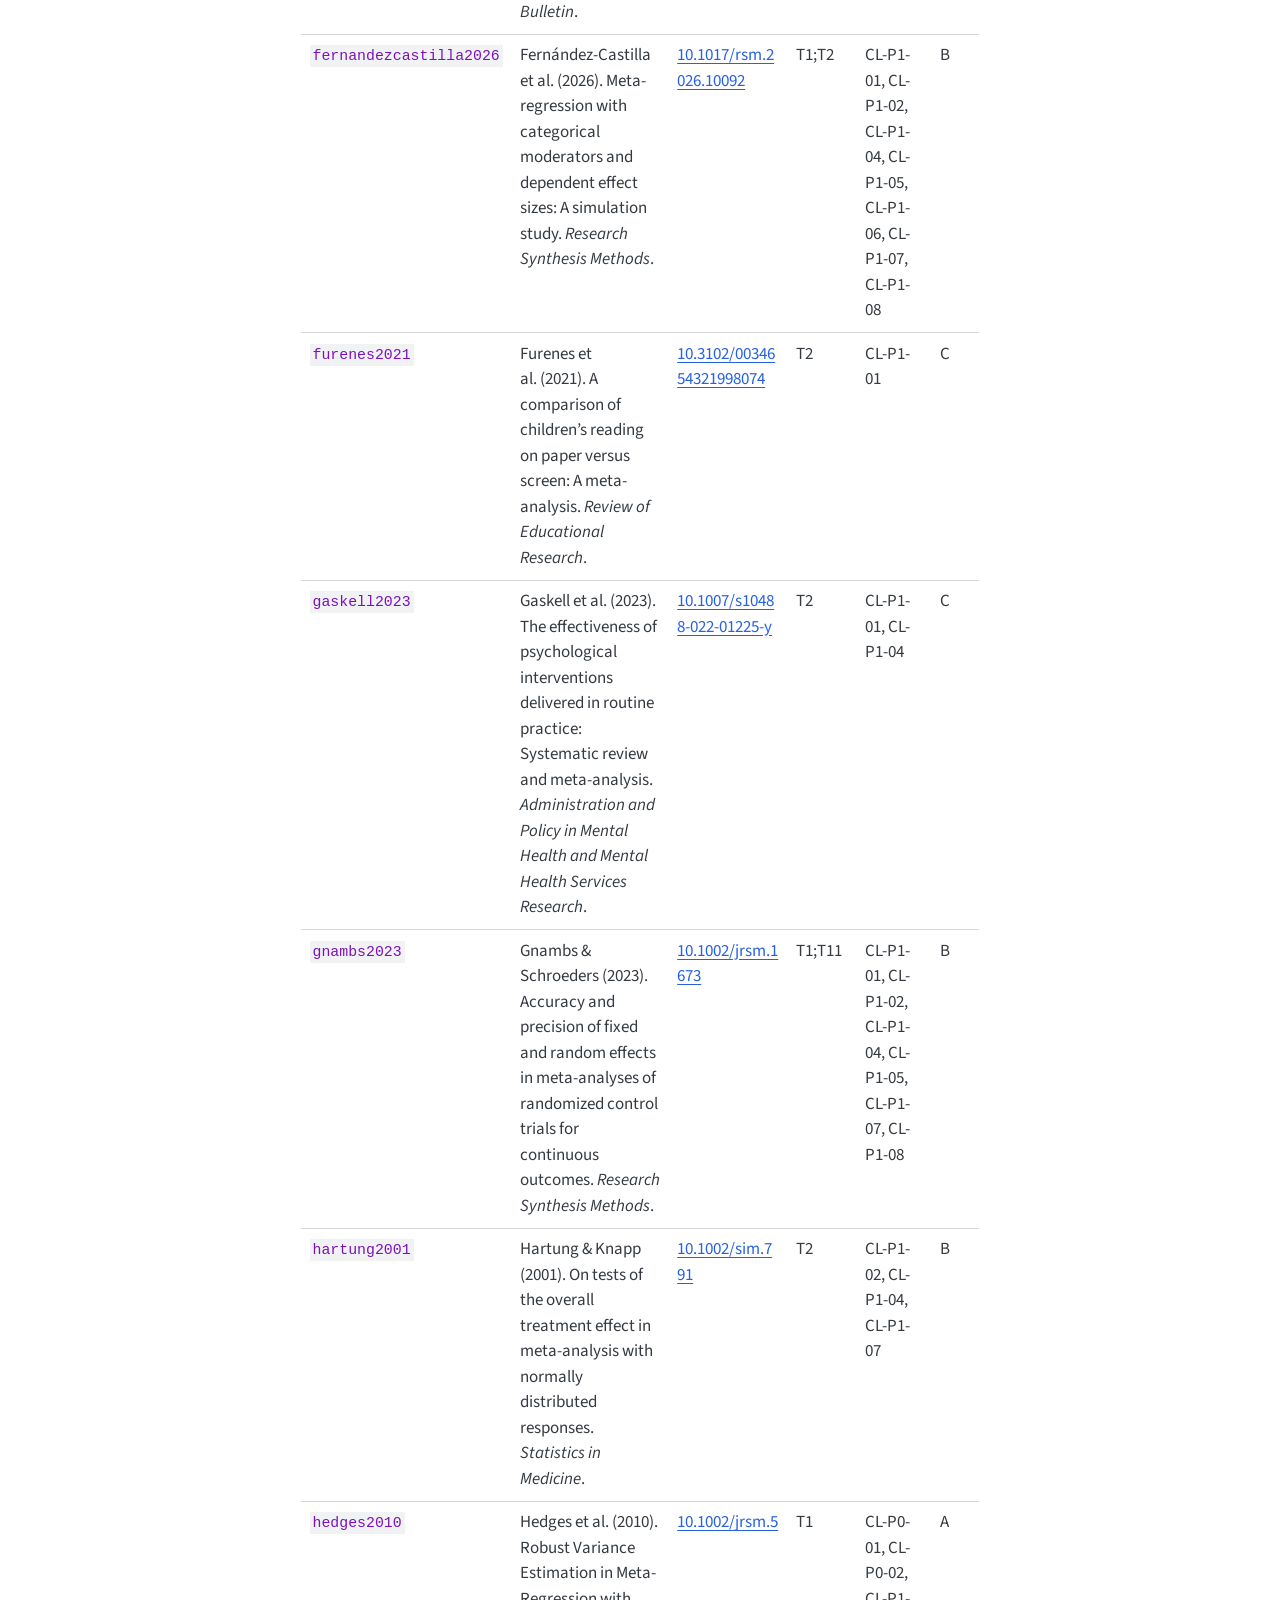
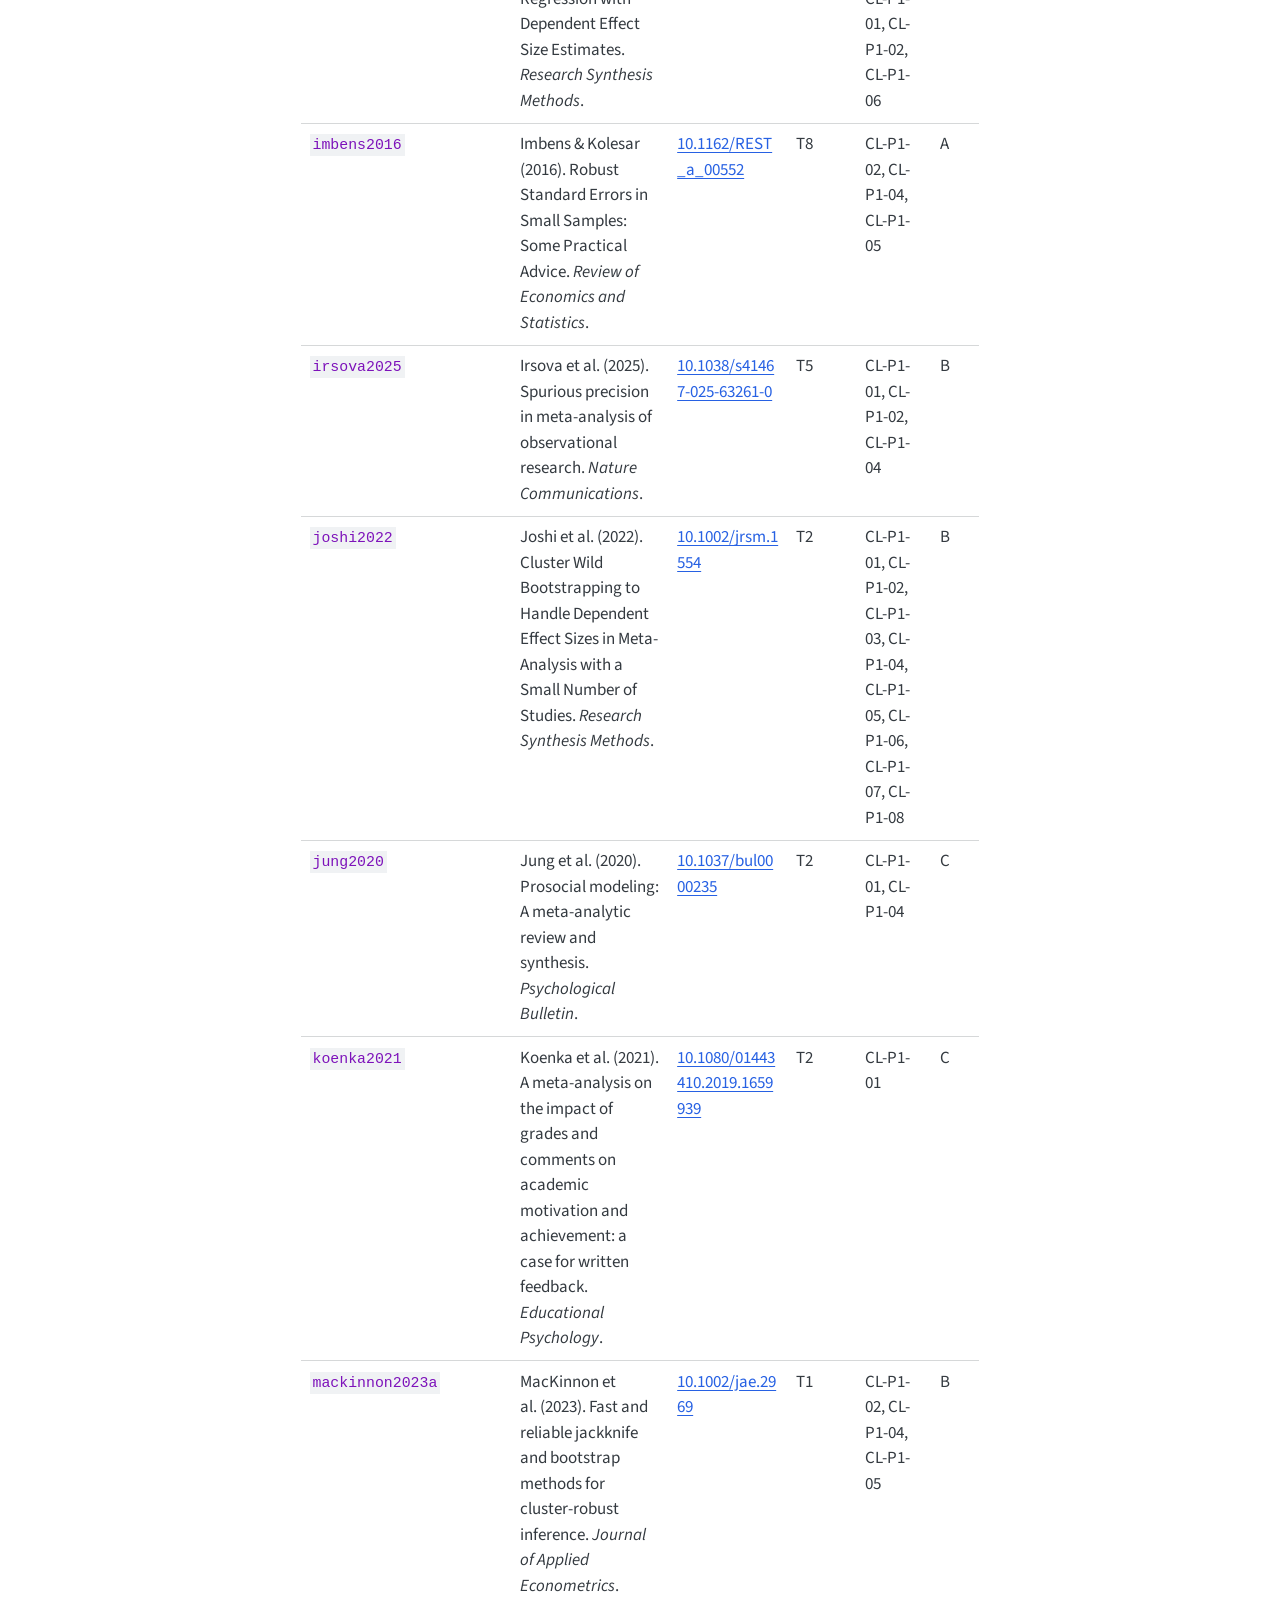
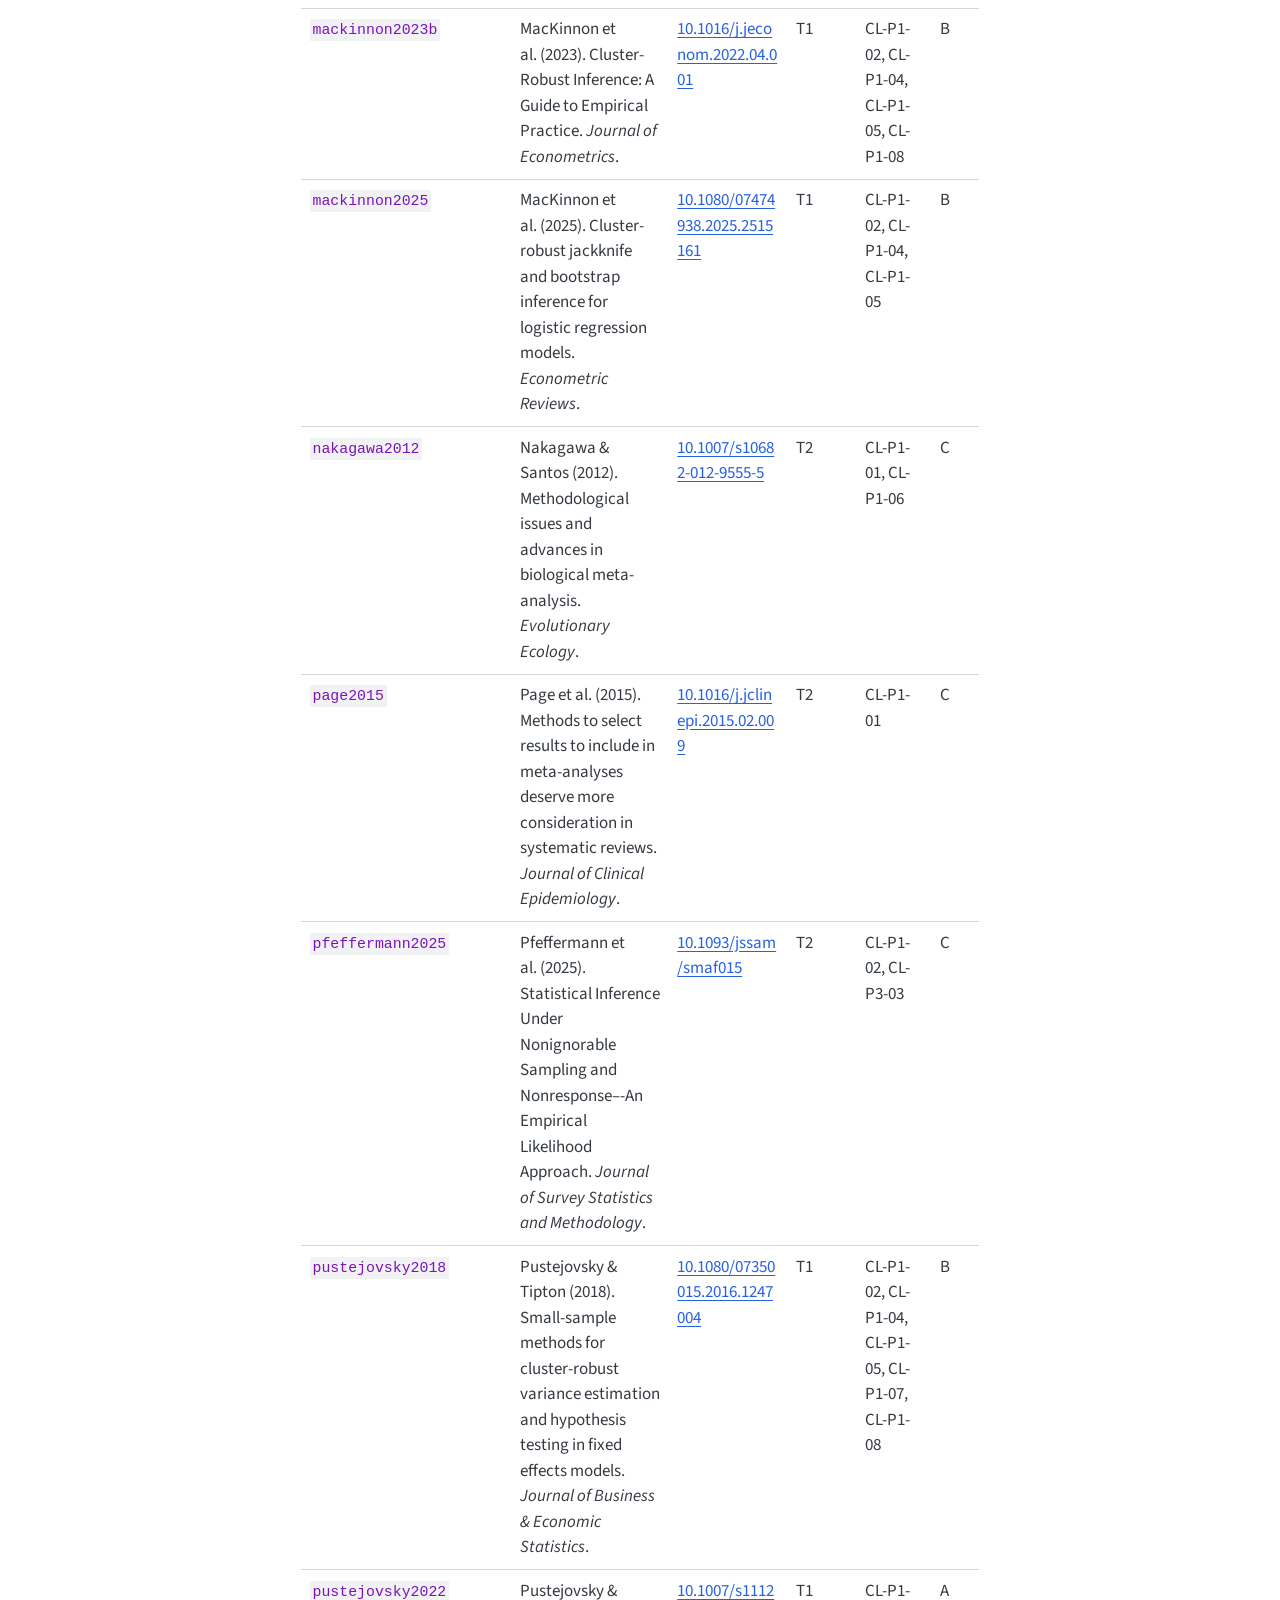
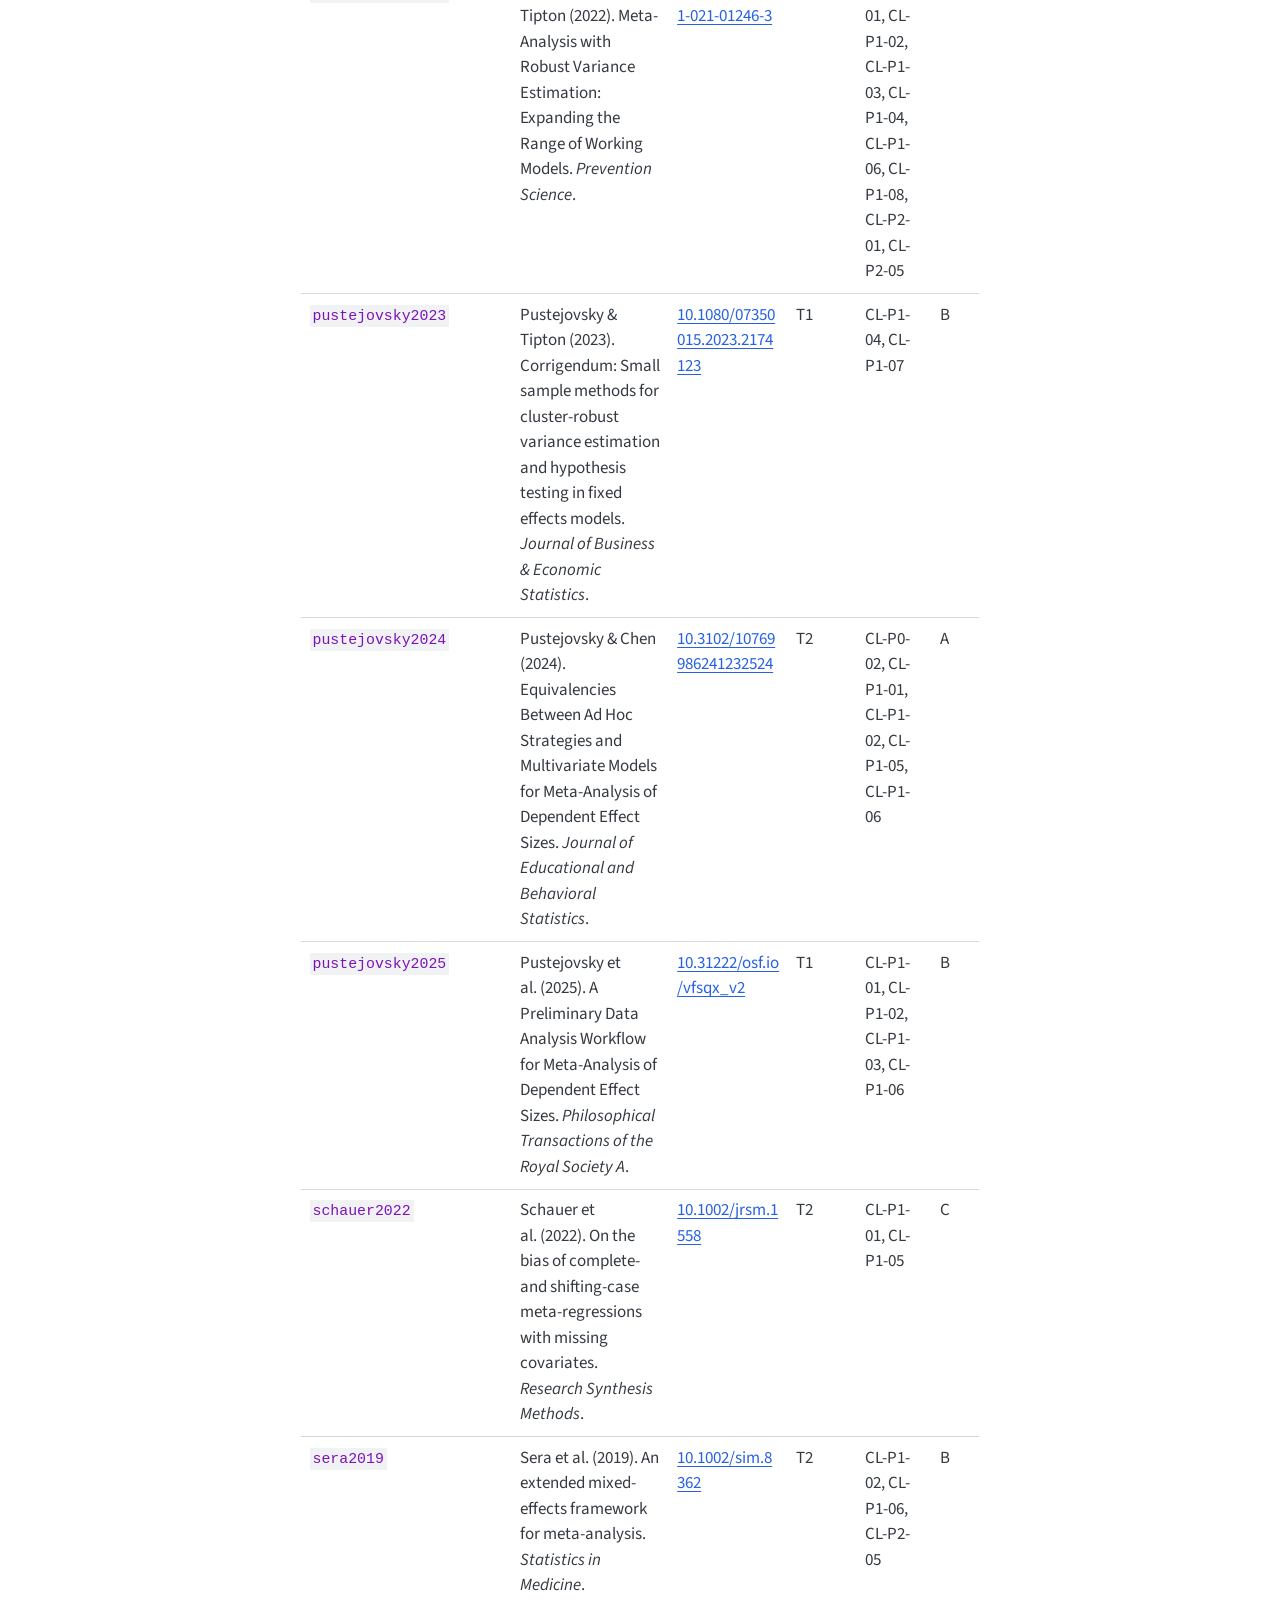
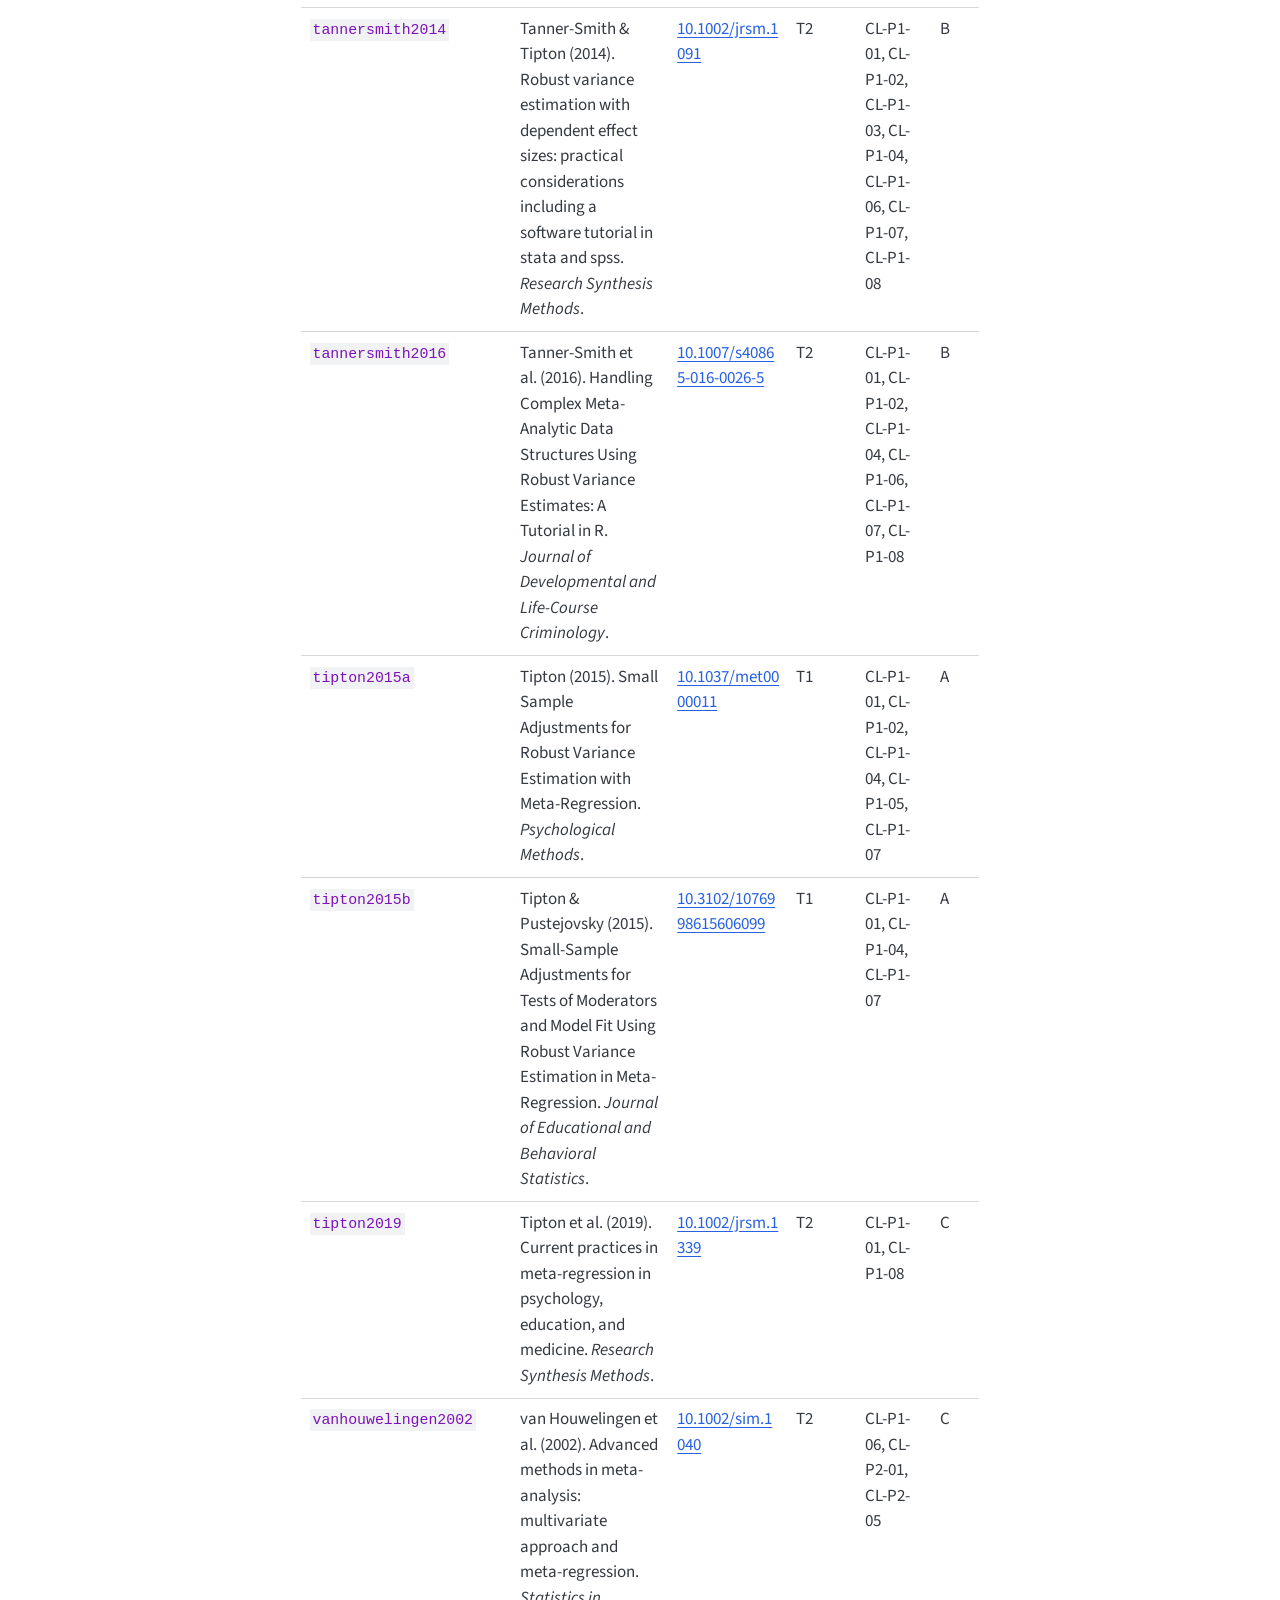
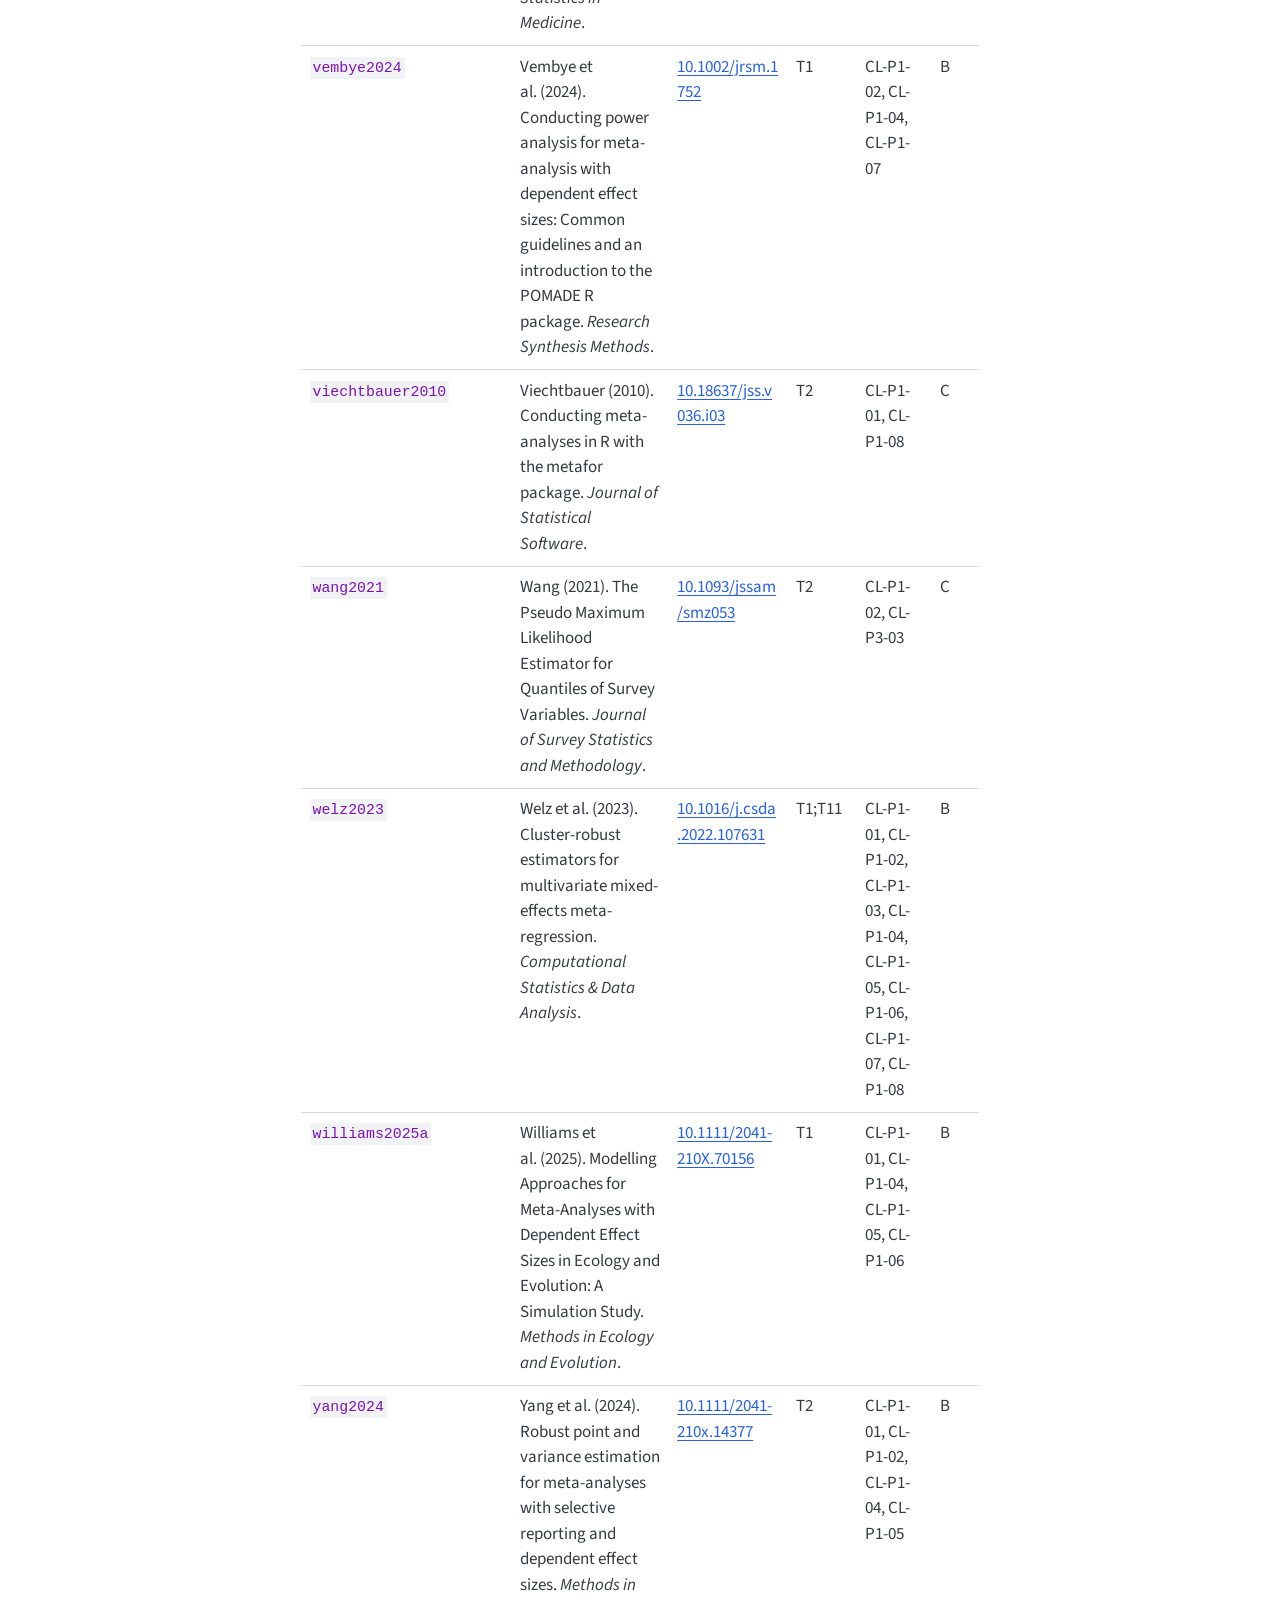
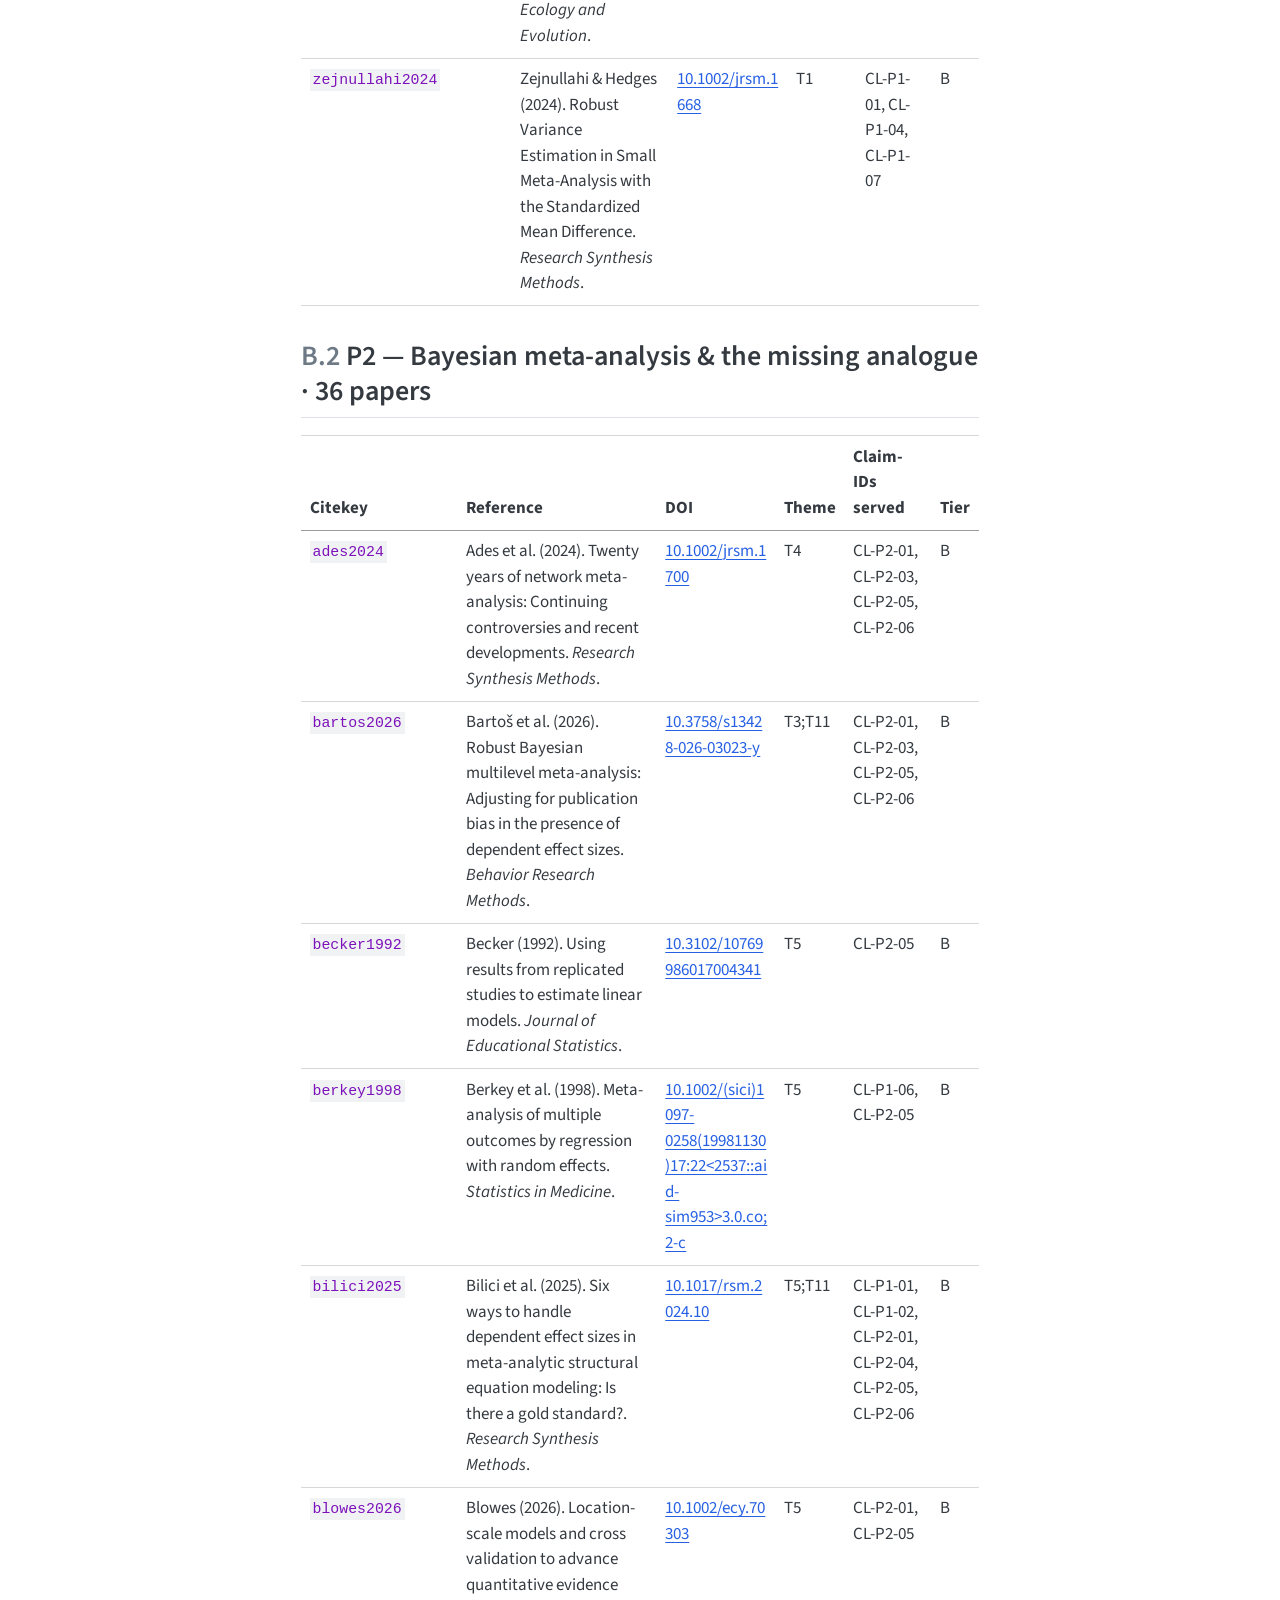
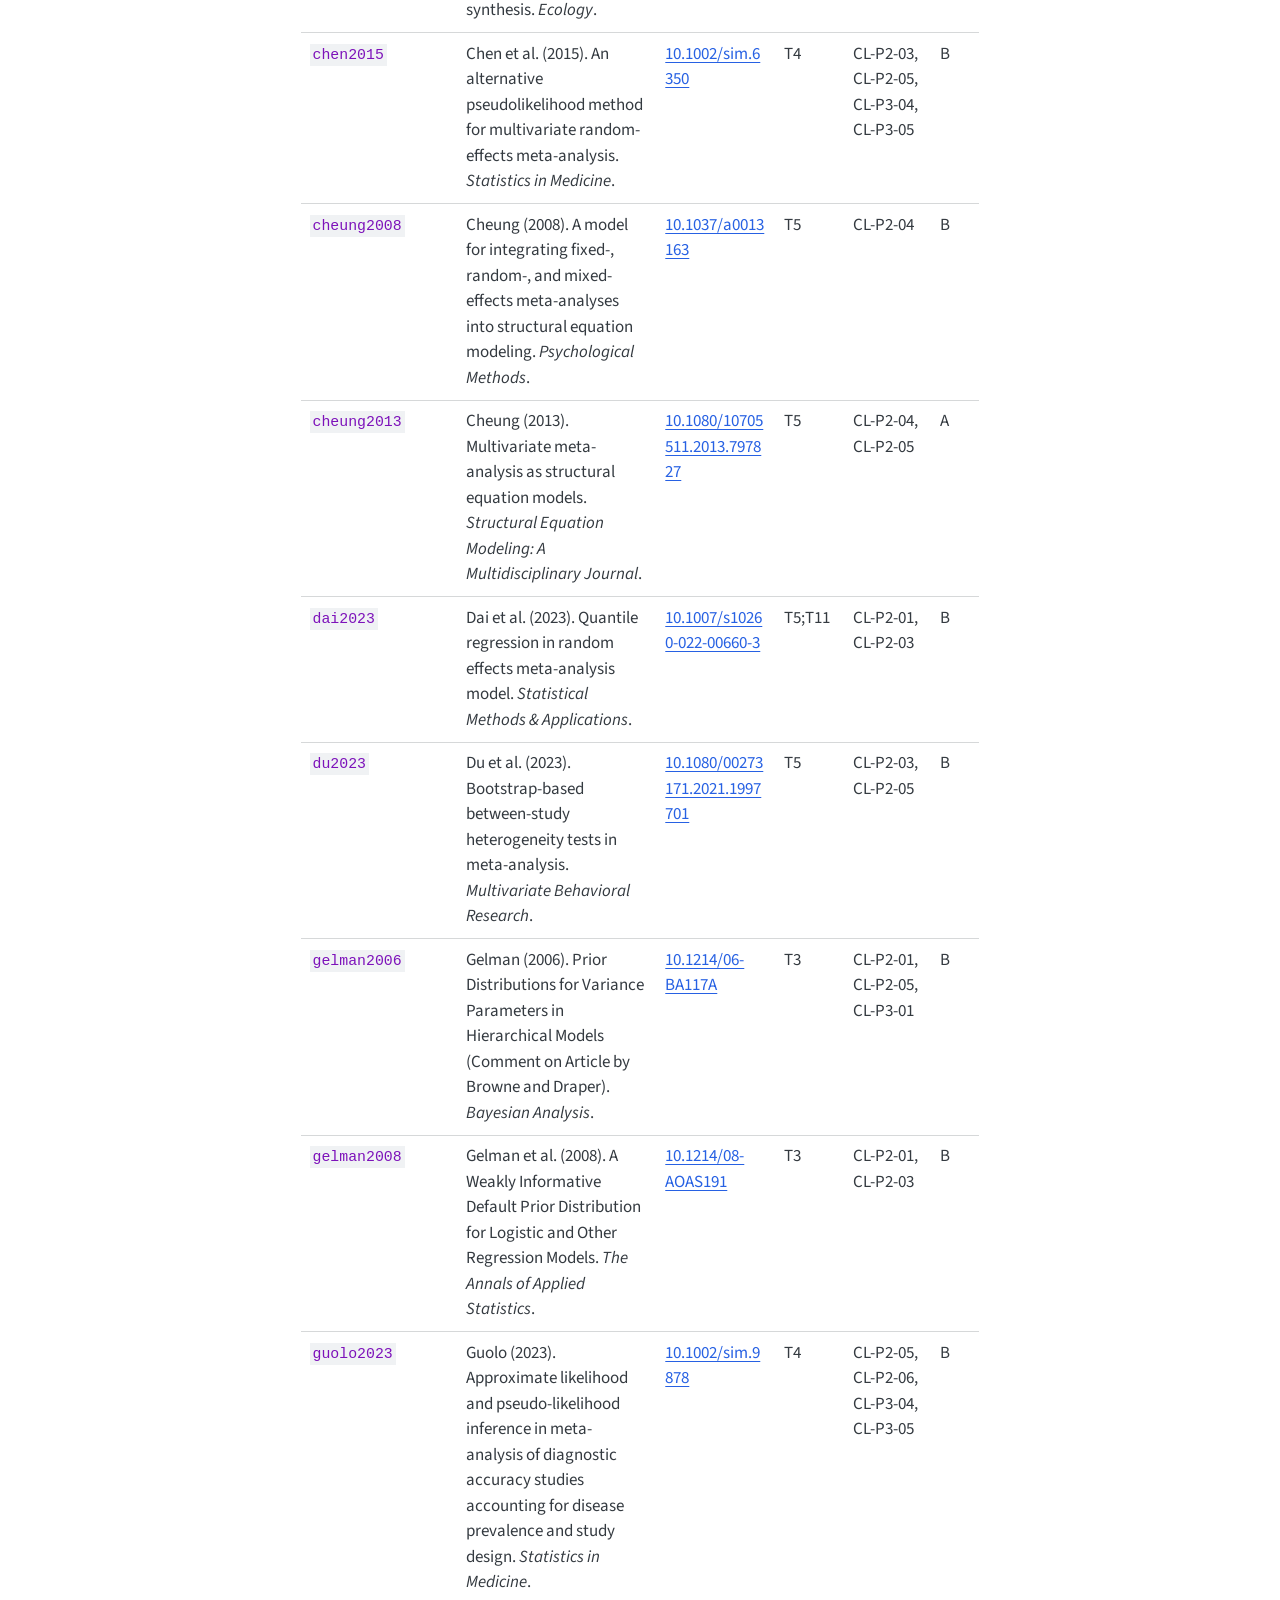
<file: 99-appendix-database.html>
<!DOCTYPE html>
<html xmlns="http://www.w3.org/1999/xhtml" lang="en" xml:lang="en"><head>

<meta charset="utf-8">
<meta name="generator" content="quarto-1.9.37">

<meta name="viewport" content="width=device-width, initial-scale=1.0, user-scalable=yes">


<title>Appendix B — Literature database &amp; pillar × theme map – A Literature Review of Robust Variance Estimation for Bayesian Meta-Analysis with Dependent Effect Sizes</title>
<style>
/* Default styles provided by pandoc.
** See https://pandoc.org/MANUAL.html#variables-for-html for config info.
*/
code{white-space: pre-wrap;}
span.smallcaps{font-variant: small-caps;}
div.columns{display: flex; gap: min(4vw, 1.5em);}
div.column{flex: auto; overflow-x: auto;}
div.hanging-indent{margin-left: 1.5em; text-indent: -1.5em;}
ul.task-list{list-style: none;}
ul.task-list li input[type="checkbox"] {
  width: 0.8em;
  margin: 0 0.8em 0.2em -1em; /* quarto-specific, see https://github.com/quarto-dev/quarto-cli/issues/4556 */ 
  vertical-align: middle;
}
</style>


<script src="site_libs/quarto-nav/quarto-nav.js"></script>
<script src="site_libs/quarto-nav/headroom.min.js"></script>
<script src="site_libs/clipboard/clipboard.min.js"></script>
<script src="site_libs/quarto-search/autocomplete.umd.js"></script>
<script src="site_libs/quarto-search/fuse.min.js"></script>
<script src="site_libs/quarto-search/quarto-search.js"></script>
<meta name="quarto:offset" content="./">
<link href="./98-appendix-claim-index.html" rel="prev">
<script src="site_libs/quarto-html/quarto.js" type="module"></script>
<script src="site_libs/quarto-html/tabsets/tabsets.js" type="module"></script>
<script src="site_libs/quarto-html/popper.min.js"></script>
<script src="site_libs/quarto-html/tippy.umd.min.js"></script>
<script src="site_libs/quarto-html/anchor.min.js"></script>
<link href="site_libs/quarto-html/tippy.css" rel="stylesheet">
<link href="site_libs/quarto-html/quarto-syntax-highlighting-7f8f88aac4f3542376d5c11b86a4c14d.css" rel="stylesheet" id="quarto-text-highlighting-styles">
<script src="site_libs/bootstrap/bootstrap.min.js"></script>
<link href="site_libs/bootstrap/bootstrap-icons.css" rel="stylesheet">
<link href="site_libs/bootstrap/bootstrap-5ccb035bea26c1e21f80f44cf7c27909.min.css" rel="stylesheet" append-hash="true" id="quarto-bootstrap" data-mode="light">
<script id="quarto-search-options" type="application/json">{
  "location": "sidebar",
  "copy-button": false,
  "collapse-after": 3,
  "panel-placement": "start",
  "type": "textbox",
  "limit": 50,
  "keyboard-shortcut": [
    "f",
    "/",
    "s"
  ],
  "show-item-context": false,
  "language": {
    "search-no-results-text": "No results",
    "search-matching-documents-text": "matching documents",
    "search-copy-link-title": "Copy link to search",
    "search-hide-matches-text": "Hide additional matches",
    "search-more-match-text": "more match in this document",
    "search-more-matches-text": "more matches in this document",
    "search-clear-button-title": "Clear",
    "search-text-placeholder": "",
    "search-detached-cancel-button-title": "Cancel",
    "search-submit-button-title": "Submit",
    "search-label": "Search"
  }
}</script>


<link rel="stylesheet" href="custom.css">
</head>

<body class="nav-sidebar floating quarto-light">

<div id="quarto-search-results"></div>
  <header id="quarto-header" class="headroom fixed-top">
  <nav class="quarto-secondary-nav">
    <div class="container-fluid d-flex">
      <button type="button" class="quarto-btn-toggle btn" data-bs-toggle="collapse" role="button" data-bs-target=".quarto-sidebar-collapse-item" aria-controls="quarto-sidebar" aria-expanded="false" aria-label="Toggle sidebar navigation" onclick="if (window.quartoToggleHeadroom) { window.quartoToggleHeadroom(); }">
        <i class="bi bi-layout-text-sidebar-reverse"></i>
      </button>
        <nav class="quarto-page-breadcrumbs" aria-label="breadcrumb"><ol class="breadcrumb"><li class="breadcrumb-item"><a href="./98-appendix-claim-index.html">Appendices</a></li><li class="breadcrumb-item"><a href="./99-appendix-database.html"><span class="chapter-number">B</span>&nbsp; <span class="chapter-title">Literature database &amp; pillar × theme map</span></a></li></ol></nav>
        <a class="flex-grow-1" role="navigation" data-bs-toggle="collapse" data-bs-target=".quarto-sidebar-collapse-item" aria-controls="quarto-sidebar" aria-expanded="false" aria-label="Toggle sidebar navigation" onclick="if (window.quartoToggleHeadroom) { window.quartoToggleHeadroom(); }">      
        </a>
      <button type="button" class="btn quarto-search-button" aria-label="Search" onclick="window.quartoOpenSearch();">
        <i class="bi bi-search"></i>
      </button>
    </div>
  </nav>
</header>
<!-- content -->
<div id="quarto-content" class="quarto-container page-columns page-rows-contents page-layout-article">
<!-- sidebar -->
  <nav id="quarto-sidebar" class="sidebar collapse collapse-horizontal quarto-sidebar-collapse-item sidebar-navigation floating overflow-auto">
    <div class="pt-lg-2 mt-2 text-left sidebar-header">
    <div class="sidebar-title mb-0 py-0">
      <a href="./">A Literature Review of Robust Variance Estimation for Bayesian Meta-Analysis with Dependent Effect Sizes</a> 
    </div>
      </div>
        <div class="mt-2 flex-shrink-0 align-items-center">
        <div class="sidebar-search">
        <div id="quarto-search" class="" title="Search"></div>
        </div>
        </div>
    <div class="sidebar-menu-container"> 
    <ul class="list-unstyled mt-1">
        <li class="sidebar-item">
  <div class="sidebar-item-container"> 
  <a href="./index.html" class="sidebar-item-text sidebar-link">
 <span class="menu-text">Preface</span></a>
  </div>
</li>
        <li class="sidebar-item">
  <div class="sidebar-item-container"> 
  <a href="./01-introduction.html" class="sidebar-item-text sidebar-link">
 <span class="menu-text"><span class="chapter-number">1</span>&nbsp; <span class="chapter-title">Introduction &amp; the inferential mismatch</span></span></a>
  </div>
</li>
        <li class="sidebar-item">
  <div class="sidebar-item-container"> 
  <a href="./02-rve-lineage.html" class="sidebar-item-text sidebar-link">
 <span class="menu-text"><span class="chapter-number">2</span>&nbsp; <span class="chapter-title">The frequentist RVE lineage owns it</span></span></a>
  </div>
</li>
        <li class="sidebar-item">
  <div class="sidebar-item-container"> 
  <a href="./03-bayesian-gap.html" class="sidebar-item-text sidebar-link">
 <span class="menu-text"><span class="chapter-number">3</span>&nbsp; <span class="chapter-title">Bayesian meta-analysis &amp; the missing analogue</span></span></a>
  </div>
</li>
        <li class="sidebar-item">
  <div class="sidebar-item-container"> 
  <a href="./04-calibrated-bayes.html" class="sidebar-item-text sidebar-link">
 <span class="menu-text"><span class="chapter-number">4</span>&nbsp; <span class="chapter-title">The calibrated-Bayes lens</span></span></a>
  </div>
</li>
        <li class="sidebar-item">
  <div class="sidebar-item-container"> 
  <a href="./05-why-bayesian-rve.html" class="sidebar-item-text sidebar-link">
 <span class="menu-text"><span class="chapter-number">5</span>&nbsp; <span class="chapter-title">Why Bayesian RVE specifically</span></span></a>
  </div>
</li>
        <li class="sidebar-item">
  <div class="sidebar-item-container"> 
  <a href="./06-gap-and-contribution.html" class="sidebar-item-text sidebar-link">
 <span class="menu-text"><span class="chapter-number">6</span>&nbsp; <span class="chapter-title">The gap, the contribution &amp; claim-type discipline</span></span></a>
  </div>
</li>
        <li class="sidebar-item">
  <div class="sidebar-item-container"> 
  <a href="./07-boundaries.html" class="sidebar-item-text sidebar-link">
 <span class="menu-text"><span class="chapter-number">7</span>&nbsp; <span class="chapter-title">Boundaries &amp; open questions</span></span></a>
  </div>
</li>
        <li class="sidebar-item">
  <div class="sidebar-item-container"> 
  <a href="./references.html" class="sidebar-item-text sidebar-link">
 <span class="menu-text">References</span></a>
  </div>
</li>
        <li class="sidebar-item sidebar-item-section">
      <div class="sidebar-item-container"> 
            <a class="sidebar-item-text sidebar-link text-start" data-bs-toggle="collapse" data-bs-target="#quarto-sidebar-section-1" role="navigation" aria-expanded="true">
 <span class="menu-text">Appendices</span></a>
          <a class="sidebar-item-toggle text-start" data-bs-toggle="collapse" data-bs-target="#quarto-sidebar-section-1" role="navigation" aria-expanded="true" aria-label="Toggle section">
            <i class="bi bi-chevron-right ms-2"></i>
          </a> 
      </div>
      <ul id="quarto-sidebar-section-1" class="collapse list-unstyled sidebar-section depth1 show">  
          <li class="sidebar-item">
  <div class="sidebar-item-container"> 
  <a href="./98-appendix-claim-index.html" class="sidebar-item-text sidebar-link">
 <span class="menu-text"><span class="chapter-number">A</span>&nbsp; <span class="chapter-title">Appendix — Claim index (CL-IDs)</span></span></a>
  </div>
</li>
          <li class="sidebar-item">
  <div class="sidebar-item-container"> 
  <a href="./99-appendix-database.html" class="sidebar-item-text sidebar-link active">
 <span class="menu-text"><span class="chapter-number">B</span>&nbsp; <span class="chapter-title">Literature database &amp; pillar × theme map</span></span></a>
  </div>
</li>
      </ul>
  </li>
    </ul>
    </div>
</nav>
<div id="quarto-sidebar-glass" class="quarto-sidebar-collapse-item" data-bs-toggle="collapse" data-bs-target=".quarto-sidebar-collapse-item"></div>
<!-- margin-sidebar -->
    <div id="quarto-margin-sidebar" class="sidebar margin-sidebar">
        <nav id="TOC" role="doc-toc" class="toc-active">
    <h2 id="toc-title">Table of contents</h2>
   
  <ul>
  <li><a href="#sec-appendix-p1" id="toc-sec-appendix-p1" class="nav-link active" data-scroll-target="#sec-appendix-p1"><span class="header-section-number">B.1</span> P1 — The frequentist RVE lineage · 47 papers</a></li>
  <li><a href="#sec-appendix-p2" id="toc-sec-appendix-p2" class="nav-link" data-scroll-target="#sec-appendix-p2"><span class="header-section-number">B.2</span> P2 — Bayesian meta-analysis &amp; the missing analogue · 36 papers</a></li>
  <li><a href="#sec-appendix-p3" id="toc-sec-appendix-p3" class="nav-link" data-scroll-target="#sec-appendix-p3"><span class="header-section-number">B.3</span> P3 — The calibrated-Bayes lens · 32 papers</a></li>
  <li><a href="#sec-appendix-p4" id="toc-sec-appendix-p4" class="nav-link" data-scroll-target="#sec-appendix-p4"><span class="header-section-number">B.4</span> P4 — Why Bayesian RVE specifically · 23 papers</a></li>
  <li><a href="#sec-appendix-matrix" id="toc-sec-appendix-matrix" class="nav-link" data-scroll-target="#sec-appendix-matrix"><span class="header-section-number">B.5</span> Pillar × theme (T1–T11) coverage matrix</a></li>
  <li><a href="#sec-appendix-readingmap" id="toc-sec-appendix-readingmap" class="nav-link" data-scroll-target="#sec-appendix-readingmap"><span class="header-section-number">B.6</span> How this review was built (reading map)</a></li>
  </ul>
</nav>
    </div>
<!-- main -->
<main class="content" id="quarto-document-content">

<header id="title-block-header" class="quarto-title-block default"><nav class="quarto-page-breadcrumbs quarto-title-breadcrumbs d-none d-lg-block" aria-label="breadcrumb"><ol class="breadcrumb"><li class="breadcrumb-item"><a href="./98-appendix-claim-index.html">Appendices</a></li><li class="breadcrumb-item"><a href="./99-appendix-database.html"><span class="chapter-number">B</span>&nbsp; <span class="chapter-title">Literature database &amp; pillar × theme map</span></a></li></ol></nav>
<div class="quarto-title">
<h1 class="title"><span id="sec-appendix-database" class="quarto-section-identifier">Appendix B — Literature database &amp; pillar × theme map</span></h1>
</div>



<div class="quarto-title-meta">

    
  
    
  </div>
  


</header>


<p>This appendix folds the navigable <strong>literature database</strong> into the book. Every row is a paper in the read corpus — the <strong>138</strong> entries the review was built from — each with a clickable DOI, its pillar and theme, and the claim-IDs (<code>CL-Pn-NN</code>) it serves. A pillar × theme coverage matrix and a short <em>how this review was built</em> reading map follow.</p>
<div class="callout callout-style-simple callout-note">
<div class="callout-body d-flex">
<div class="callout-icon-container">
<i class="callout-icon"></i>
</div>
<div class="callout-body-container">
<p><strong>How to read the table.</strong> Rows are grouped by <strong>primary pillar</strong> (P1–P4; P0 foundational claims appear in the <em>Claim-IDs served</em> column, not as a group). <em>Citekey</em> is the stable <code>@citekey</code> used throughout the book and bibliography; <em>Reference</em> is the short author–year–title–venue form; <em>DOI</em> links to <code>https://doi.org/…</code>; <em>Claim-IDs served</em> lists the catalogued claims the paper supports or qualifies; <em>Tier</em> (A/B/C) records the reading-priority tier. All 138 papers are owned and read (each has a critique note).</p>
</div>
</div>
</div>
<section id="sec-appendix-p1" class="level2" data-number="B.1">
<h2 data-number="B.1" class="anchored" data-anchor-id="sec-appendix-p1"><span class="header-section-number">B.1</span> P1 — The frequentist RVE lineage · 47 papers</h2>
<table class="caption-top table">
<thead>
<tr class="header">
<th>Citekey</th>
<th>Reference</th>
<th>DOI</th>
<th>Theme</th>
<th>Claim-IDs served</th>
<th>Tier</th>
</tr>
</thead>
<tbody>
<tr class="odd">
<td><code>abadie2023</code></td>
<td>Abadie et al.&nbsp;(2022). When should you adjust standard errors for clustering?. <em>The Quarterly Journal of Economics</em>.</td>
<td><a href="https://doi.org/10.1093/qje/qjac038">10.1093/qje/qjac038</a></td>
<td>T1;T9</td>
<td>CL-P1-01, CL-P1-02</td>
<td>B</td>
</tr>
<tr class="even">
<td><code>ahn2012</code></td>
<td>Ahn et al.&nbsp;(2012). A review of meta-analyses in education: Methodological strengths and weaknesses. <em>Review of Educational Research</em>.</td>
<td><a href="https://doi.org/10.3102/0034654312458162">10.3102/0034654312458162</a></td>
<td>T2</td>
<td>CL-P1-01, CL-P1-04</td>
<td>C</td>
</tr>
<tr class="odd">
<td><code>bell2002</code></td>
<td>Bell &amp; McCaffrey (2002). Bias Reduction in Standard Errors for Linear Regression with Multi-Stage Samples. <em>Survey Methodology</em>.</td>
<td>no DOI — Survey Methodology (Statistics Canada) assigns no DOI to its pre-2010 issues; 2002 vol.&nbsp;28(2) article has no publisher DOI</td>
<td>T8</td>
<td>CL-P1-04, CL-P1-05, CL-P1-07</td>
<td>A</td>
</tr>
<tr class="even">
<td><code>binder1983</code></td>
<td>Binder (1983). On the Variances of Asymptotically Normal Estimators from Complex Surveys. <em>International Statistical Review</em>.</td>
<td><a href="https://doi.org/10.2307/1402588">10.2307/1402588</a></td>
<td>T8</td>
<td>CL-P1-02, CL-P1-03, CL-P3-04, CL-P3-05</td>
<td>B</td>
</tr>
<tr class="odd">
<td><code>cameron2015</code></td>
<td>Cameron &amp; Miller (2015). A Practitioner’s Guide to Cluster-Robust Inference. <em>Journal of Human Resources</em>.</td>
<td><a href="https://doi.org/10.3368/jhr.50.2.317">10.3368/jhr.50.2.317</a></td>
<td>T1</td>
<td>CL-P1-01, CL-P1-02, CL-P1-03, CL-P1-04, CL-P1-05, CL-P1-07</td>
<td>B</td>
</tr>
<tr class="even">
<td><code>chen2025</code></td>
<td>Chen &amp; Pustejovsky (2025). Adapting methods for correcting selective reporting bias in meta-analysis of dependent effect sizes. <em>Psychological Methods</em>.</td>
<td><a href="https://doi.org/10.1037/met0000773">10.1037/met0000773</a></td>
<td>T1;T2</td>
<td>CL-P1-01, CL-P1-02, CL-P1-03, CL-P1-04, CL-P1-06, CL-P2-05</td>
<td>B</td>
</tr>
<tr class="odd">
<td><code>clintonlisell2021</code></td>
<td>Clinton-Lisell (2021). Stop multitasking and just read: meta-analyses of multitasking’s effects on reading performance and reading time. <em>Journal of Research in Reading</em>.</td>
<td><a href="https://doi.org/10.1111/1467-9817.12372">10.1111/1467-9817.12372</a></td>
<td>T2</td>
<td>CL-P1-01, CL-P1-04</td>
<td>C</td>
</tr>
<tr class="even">
<td><code>dewit2021</code></td>
<td>De Wit et al.&nbsp;(2021). Procedural learning in individuals with amnestic mild cognitive impairment and alzheimer’s dementia: a systematic review and meta-analysis. <em>Neuropsychology Review</em>.</td>
<td><a href="https://doi.org/10.1007/s11065-020-09449-1">10.1007/s11065-020-09449-1</a></td>
<td>T2</td>
<td>CL-P1-01</td>
<td>C</td>
</tr>
<tr class="odd">
<td><code>efron1975</code></td>
<td>Efron &amp; Morris (1975). Data Analysis Using Stein’s Estimator and its Generalizations. <em>Journal of the American Statistical Association</em>.</td>
<td><a href="https://doi.org/10.1080/01621459.1975.10479864">10.1080/01621459.1975.10479864</a></td>
<td>T2</td>
<td>CL-P1-01</td>
<td>C</td>
</tr>
<tr class="even">
<td><code>emslander2022</code></td>
<td>Emslander &amp; Scherer (2022). The relation between executive functions and math intelligence in preschool children: A systematic review and meta-analysis. <em>Psychological Bulletin</em>.</td>
<td><a href="https://doi.org/10.1037/bul0000369">10.1037/bul0000369</a></td>
<td>T2</td>
<td>CL-P1-01, CL-P1-04</td>
<td>C</td>
</tr>
<tr class="odd">
<td><code>fernandezcastilla2026</code></td>
<td>Fernández-Castilla et al.&nbsp;(2026). Meta-regression with categorical moderators and dependent effect sizes: A simulation study. <em>Research Synthesis Methods</em>.</td>
<td><a href="https://doi.org/10.1017/rsm.2026.10092">10.1017/rsm.2026.10092</a></td>
<td>T1;T2</td>
<td>CL-P1-01, CL-P1-02, CL-P1-04, CL-P1-05, CL-P1-06, CL-P1-07, CL-P1-08</td>
<td>B</td>
</tr>
<tr class="even">
<td><code>furenes2021</code></td>
<td>Furenes et al.&nbsp;(2021). A comparison of children’s reading on paper versus screen: A meta-analysis. <em>Review of Educational Research</em>.</td>
<td><a href="https://doi.org/10.3102/0034654321998074">10.3102/0034654321998074</a></td>
<td>T2</td>
<td>CL-P1-01</td>
<td>C</td>
</tr>
<tr class="odd">
<td><code>gaskell2023</code></td>
<td>Gaskell et al.&nbsp;(2023). The effectiveness of psychological interventions delivered in routine practice: Systematic review and meta-analysis. <em>Administration and Policy in Mental Health and Mental Health Services Research</em>.</td>
<td><a href="https://doi.org/10.1007/s10488-022-01225-y">10.1007/s10488-022-01225-y</a></td>
<td>T2</td>
<td>CL-P1-01, CL-P1-04</td>
<td>C</td>
</tr>
<tr class="even">
<td><code>gnambs2023</code></td>
<td>Gnambs &amp; Schroeders (2023). Accuracy and precision of fixed and random effects in meta-analyses of randomized control trials for continuous outcomes. <em>Research Synthesis Methods</em>.</td>
<td><a href="https://doi.org/10.1002/jrsm.1673">10.1002/jrsm.1673</a></td>
<td>T1;T11</td>
<td>CL-P1-01, CL-P1-02, CL-P1-04, CL-P1-05, CL-P1-07, CL-P1-08</td>
<td>B</td>
</tr>
<tr class="odd">
<td><code>hartung2001</code></td>
<td>Hartung &amp; Knapp (2001). On tests of the overall treatment effect in meta-analysis with normally distributed responses. <em>Statistics in Medicine</em>.</td>
<td><a href="https://doi.org/10.1002/sim.791">10.1002/sim.791</a></td>
<td>T2</td>
<td>CL-P1-02, CL-P1-04, CL-P1-07</td>
<td>B</td>
</tr>
<tr class="even">
<td><code>hedges2010</code></td>
<td>Hedges et al.&nbsp;(2010). Robust Variance Estimation in Meta-Regression with Dependent Effect Size Estimates. <em>Research Synthesis Methods</em>.</td>
<td><a href="https://doi.org/10.1002/jrsm.5">10.1002/jrsm.5</a></td>
<td>T1</td>
<td>CL-P0-01, CL-P0-02, CL-P1-01, CL-P1-02, CL-P1-06</td>
<td>A</td>
</tr>
<tr class="odd">
<td><code>imbens2016</code></td>
<td>Imbens &amp; Kolesar (2016). Robust Standard Errors in Small Samples: Some Practical Advice. <em>Review of Economics and Statistics</em>.</td>
<td><a href="https://doi.org/10.1162/REST_a_00552">10.1162/REST_a_00552</a></td>
<td>T8</td>
<td>CL-P1-02, CL-P1-04, CL-P1-05</td>
<td>A</td>
</tr>
<tr class="even">
<td><code>irsova2025</code></td>
<td>Irsova et al.&nbsp;(2025). Spurious precision in meta-analysis of observational research. <em>Nature Communications</em>.</td>
<td><a href="https://doi.org/10.1038/s41467-025-63261-0">10.1038/s41467-025-63261-0</a></td>
<td>T5</td>
<td>CL-P1-01, CL-P1-02, CL-P1-04</td>
<td>B</td>
</tr>
<tr class="odd">
<td><code>joshi2022</code></td>
<td>Joshi et al.&nbsp;(2022). Cluster Wild Bootstrapping to Handle Dependent Effect Sizes in Meta-Analysis with a Small Number of Studies. <em>Research Synthesis Methods</em>.</td>
<td><a href="https://doi.org/10.1002/jrsm.1554">10.1002/jrsm.1554</a></td>
<td>T2</td>
<td>CL-P1-01, CL-P1-02, CL-P1-03, CL-P1-04, CL-P1-05, CL-P1-06, CL-P1-07, CL-P1-08</td>
<td>B</td>
</tr>
<tr class="even">
<td><code>jung2020</code></td>
<td>Jung et al.&nbsp;(2020). Prosocial modeling: A meta-analytic review and synthesis. <em>Psychological Bulletin</em>.</td>
<td><a href="https://doi.org/10.1037/bul0000235">10.1037/bul0000235</a></td>
<td>T2</td>
<td>CL-P1-01, CL-P1-04</td>
<td>C</td>
</tr>
<tr class="odd">
<td><code>koenka2021</code></td>
<td>Koenka et al.&nbsp;(2021). A meta-analysis on the impact of grades and comments on academic motivation and achievement: a case for written feedback. <em>Educational Psychology</em>.</td>
<td><a href="https://doi.org/10.1080/01443410.2019.1659939">10.1080/01443410.2019.1659939</a></td>
<td>T2</td>
<td>CL-P1-01</td>
<td>C</td>
</tr>
<tr class="even">
<td><code>mackinnon2023a</code></td>
<td>MacKinnon et al.&nbsp;(2023). Fast and reliable jackknife and bootstrap methods for cluster-robust inference. <em>Journal of Applied Econometrics</em>.</td>
<td><a href="https://doi.org/10.1002/jae.2969">10.1002/jae.2969</a></td>
<td>T1</td>
<td>CL-P1-02, CL-P1-04, CL-P1-05</td>
<td>B</td>
</tr>
<tr class="odd">
<td><code>mackinnon2023b</code></td>
<td>MacKinnon et al.&nbsp;(2023). Cluster-Robust Inference: A Guide to Empirical Practice. <em>Journal of Econometrics</em>.</td>
<td><a href="https://doi.org/10.1016/j.jeconom.2022.04.001">10.1016/j.jeconom.2022.04.001</a></td>
<td>T1</td>
<td>CL-P1-02, CL-P1-04, CL-P1-05, CL-P1-08</td>
<td>B</td>
</tr>
<tr class="even">
<td><code>mackinnon2025</code></td>
<td>MacKinnon et al.&nbsp;(2025). Cluster-robust jackknife and bootstrap inference for logistic regression models. <em>Econometric Reviews</em>.</td>
<td><a href="https://doi.org/10.1080/07474938.2025.2515161">10.1080/07474938.2025.2515161</a></td>
<td>T1</td>
<td>CL-P1-02, CL-P1-04, CL-P1-05</td>
<td>B</td>
</tr>
<tr class="odd">
<td><code>nakagawa2012</code></td>
<td>Nakagawa &amp; Santos (2012). Methodological issues and advances in biological meta-analysis. <em>Evolutionary Ecology</em>.</td>
<td><a href="https://doi.org/10.1007/s10682-012-9555-5">10.1007/s10682-012-9555-5</a></td>
<td>T2</td>
<td>CL-P1-01, CL-P1-06</td>
<td>C</td>
</tr>
<tr class="even">
<td><code>page2015</code></td>
<td>Page et al.&nbsp;(2015). Methods to select results to include in meta-analyses deserve more consideration in systematic reviews. <em>Journal of Clinical Epidemiology</em>.</td>
<td><a href="https://doi.org/10.1016/j.jclinepi.2015.02.009">10.1016/j.jclinepi.2015.02.009</a></td>
<td>T2</td>
<td>CL-P1-01</td>
<td>C</td>
</tr>
<tr class="odd">
<td><code>pfeffermann2025</code></td>
<td>Pfeffermann et al.&nbsp;(2025). Statistical Inference Under Nonignorable Sampling and Nonresponse–-An Empirical Likelihood Approach. <em>Journal of Survey Statistics and Methodology</em>.</td>
<td><a href="https://doi.org/10.1093/jssam/smaf015">10.1093/jssam/smaf015</a></td>
<td>T2</td>
<td>CL-P1-02, CL-P3-03</td>
<td>C</td>
</tr>
<tr class="even">
<td><code>pustejovsky2018</code></td>
<td>Pustejovsky &amp; Tipton (2018). Small-sample methods for cluster-robust variance estimation and hypothesis testing in fixed effects models. <em>Journal of Business &amp; Economic Statistics</em>.</td>
<td><a href="https://doi.org/10.1080/07350015.2016.1247004">10.1080/07350015.2016.1247004</a></td>
<td>T1</td>
<td>CL-P1-02, CL-P1-04, CL-P1-05, CL-P1-07, CL-P1-08</td>
<td>B</td>
</tr>
<tr class="odd">
<td><code>pustejovsky2022</code></td>
<td>Pustejovsky &amp; Tipton (2022). Meta-Analysis with Robust Variance Estimation: Expanding the Range of Working Models. <em>Prevention Science</em>.</td>
<td><a href="https://doi.org/10.1007/s11121-021-01246-3">10.1007/s11121-021-01246-3</a></td>
<td>T1</td>
<td>CL-P1-01, CL-P1-02, CL-P1-03, CL-P1-04, CL-P1-06, CL-P1-08, CL-P2-01, CL-P2-05</td>
<td>A</td>
</tr>
<tr class="even">
<td><code>pustejovsky2023</code></td>
<td>Pustejovsky &amp; Tipton (2023). Corrigendum: Small sample methods for cluster-robust variance estimation and hypothesis testing in fixed effects models. <em>Journal of Business &amp; Economic Statistics</em>.</td>
<td><a href="https://doi.org/10.1080/07350015.2023.2174123">10.1080/07350015.2023.2174123</a></td>
<td>T1</td>
<td>CL-P1-04, CL-P1-07</td>
<td>B</td>
</tr>
<tr class="odd">
<td><code>pustejovsky2024</code></td>
<td>Pustejovsky &amp; Chen (2024). Equivalencies Between Ad Hoc Strategies and Multivariate Models for Meta-Analysis of Dependent Effect Sizes. <em>Journal of Educational and Behavioral Statistics</em>.</td>
<td><a href="https://doi.org/10.3102/10769986241232524">10.3102/10769986241232524</a></td>
<td>T2</td>
<td>CL-P0-02, CL-P1-01, CL-P1-02, CL-P1-05, CL-P1-06</td>
<td>A</td>
</tr>
<tr class="even">
<td><code>pustejovsky2025</code></td>
<td>Pustejovsky et al.&nbsp;(2025). A Preliminary Data Analysis Workflow for Meta-Analysis of Dependent Effect Sizes. <em>Philosophical Transactions of the Royal Society A</em>.</td>
<td><a href="https://doi.org/10.31222/osf.io/vfsqx_v2">10.31222/osf.io/vfsqx_v2</a></td>
<td>T1</td>
<td>CL-P1-01, CL-P1-02, CL-P1-03, CL-P1-06</td>
<td>B</td>
</tr>
<tr class="odd">
<td><code>schauer2022</code></td>
<td>Schauer et al.&nbsp;(2022). On the bias of complete- and shifting-case meta-regressions with missing covariates. <em>Research Synthesis Methods</em>.</td>
<td><a href="https://doi.org/10.1002/jrsm.1558">10.1002/jrsm.1558</a></td>
<td>T2</td>
<td>CL-P1-01, CL-P1-05</td>
<td>C</td>
</tr>
<tr class="even">
<td><code>sera2019</code></td>
<td>Sera et al.&nbsp;(2019). An extended mixed-effects framework for meta-analysis. <em>Statistics in Medicine</em>.</td>
<td><a href="https://doi.org/10.1002/sim.8362">10.1002/sim.8362</a></td>
<td>T2</td>
<td>CL-P1-02, CL-P1-06, CL-P2-05</td>
<td>B</td>
</tr>
<tr class="odd">
<td><code>tannersmith2014</code></td>
<td>Tanner-Smith &amp; Tipton (2014). Robust variance estimation with dependent effect sizes: practical considerations including a software tutorial in stata and spss. <em>Research Synthesis Methods</em>.</td>
<td><a href="https://doi.org/10.1002/jrsm.1091">10.1002/jrsm.1091</a></td>
<td>T2</td>
<td>CL-P1-01, CL-P1-02, CL-P1-03, CL-P1-04, CL-P1-06, CL-P1-07, CL-P1-08</td>
<td>B</td>
</tr>
<tr class="even">
<td><code>tannersmith2016</code></td>
<td>Tanner-Smith et al.&nbsp;(2016). Handling Complex Meta-Analytic Data Structures Using Robust Variance Estimates: A Tutorial in R. <em>Journal of Developmental and Life-Course Criminology</em>.</td>
<td><a href="https://doi.org/10.1007/s40865-016-0026-5">10.1007/s40865-016-0026-5</a></td>
<td>T2</td>
<td>CL-P1-01, CL-P1-02, CL-P1-04, CL-P1-06, CL-P1-07, CL-P1-08</td>
<td>B</td>
</tr>
<tr class="odd">
<td><code>tipton2015a</code></td>
<td>Tipton (2015). Small Sample Adjustments for Robust Variance Estimation with Meta-Regression. <em>Psychological Methods</em>.</td>
<td><a href="https://doi.org/10.1037/met0000011">10.1037/met0000011</a></td>
<td>T1</td>
<td>CL-P1-01, CL-P1-02, CL-P1-04, CL-P1-05, CL-P1-07</td>
<td>A</td>
</tr>
<tr class="even">
<td><code>tipton2015b</code></td>
<td>Tipton &amp; Pustejovsky (2015). Small-Sample Adjustments for Tests of Moderators and Model Fit Using Robust Variance Estimation in Meta-Regression. <em>Journal of Educational and Behavioral Statistics</em>.</td>
<td><a href="https://doi.org/10.3102/1076998615606099">10.3102/1076998615606099</a></td>
<td>T1</td>
<td>CL-P1-01, CL-P1-04, CL-P1-07</td>
<td>A</td>
</tr>
<tr class="odd">
<td><code>tipton2019</code></td>
<td>Tipton et al.&nbsp;(2019). Current practices in meta-regression in psychology, education, and medicine. <em>Research Synthesis Methods</em>.</td>
<td><a href="https://doi.org/10.1002/jrsm.1339">10.1002/jrsm.1339</a></td>
<td>T2</td>
<td>CL-P1-01, CL-P1-08</td>
<td>C</td>
</tr>
<tr class="even">
<td><code>vanhouwelingen2002</code></td>
<td>van Houwelingen et al.&nbsp;(2002). Advanced methods in meta-analysis: multivariate approach and meta-regression. <em>Statistics in Medicine</em>.</td>
<td><a href="https://doi.org/10.1002/sim.1040">10.1002/sim.1040</a></td>
<td>T2</td>
<td>CL-P1-06, CL-P2-01, CL-P2-05</td>
<td>C</td>
</tr>
<tr class="odd">
<td><code>vembye2024</code></td>
<td>Vembye et al.&nbsp;(2024). Conducting power analysis for meta-analysis with dependent effect sizes: Common guidelines and an introduction to the POMADE R package. <em>Research Synthesis Methods</em>.</td>
<td><a href="https://doi.org/10.1002/jrsm.1752">10.1002/jrsm.1752</a></td>
<td>T1</td>
<td>CL-P1-02, CL-P1-04, CL-P1-07</td>
<td>B</td>
</tr>
<tr class="even">
<td><code>viechtbauer2010</code></td>
<td>Viechtbauer (2010). Conducting meta-analyses in R with the metafor package. <em>Journal of Statistical Software</em>.</td>
<td><a href="https://doi.org/10.18637/jss.v036.i03">10.18637/jss.v036.i03</a></td>
<td>T2</td>
<td>CL-P1-01, CL-P1-08</td>
<td>C</td>
</tr>
<tr class="odd">
<td><code>wang2021</code></td>
<td>Wang (2021). The Pseudo Maximum Likelihood Estimator for Quantiles of Survey Variables. <em>Journal of Survey Statistics and Methodology</em>.</td>
<td><a href="https://doi.org/10.1093/jssam/smz053">10.1093/jssam/smz053</a></td>
<td>T2</td>
<td>CL-P1-02, CL-P3-03</td>
<td>C</td>
</tr>
<tr class="even">
<td><code>welz2023</code></td>
<td>Welz et al.&nbsp;(2023). Cluster-robust estimators for multivariate mixed-effects meta-regression. <em>Computational Statistics &amp; Data Analysis</em>.</td>
<td><a href="https://doi.org/10.1016/j.csda.2022.107631">10.1016/j.csda.2022.107631</a></td>
<td>T1;T11</td>
<td>CL-P1-01, CL-P1-02, CL-P1-03, CL-P1-04, CL-P1-05, CL-P1-06, CL-P1-07, CL-P1-08</td>
<td>B</td>
</tr>
<tr class="odd">
<td><code>williams2025a</code></td>
<td>Williams et al.&nbsp;(2025). Modelling Approaches for Meta-Analyses with Dependent Effect Sizes in Ecology and Evolution: A Simulation Study. <em>Methods in Ecology and Evolution</em>.</td>
<td><a href="https://doi.org/10.1111/2041-210X.70156">10.1111/2041-210X.70156</a></td>
<td>T1</td>
<td>CL-P1-01, CL-P1-04, CL-P1-05, CL-P1-06</td>
<td>B</td>
</tr>
<tr class="even">
<td><code>yang2024</code></td>
<td>Yang et al.&nbsp;(2024). Robust point and variance estimation for meta-analyses with selective reporting and dependent effect sizes. <em>Methods in Ecology and Evolution</em>.</td>
<td><a href="https://doi.org/10.1111/2041-210x.14377">10.1111/2041-210x.14377</a></td>
<td>T2</td>
<td>CL-P1-01, CL-P1-02, CL-P1-04, CL-P1-05</td>
<td>B</td>
</tr>
<tr class="odd">
<td><code>zejnullahi2024</code></td>
<td>Zejnullahi &amp; Hedges (2024). Robust Variance Estimation in Small Meta-Analysis with the Standardized Mean Difference. <em>Research Synthesis Methods</em>.</td>
<td><a href="https://doi.org/10.1002/jrsm.1668">10.1002/jrsm.1668</a></td>
<td>T1</td>
<td>CL-P1-01, CL-P1-04, CL-P1-07</td>
<td>B</td>
</tr>
</tbody>
</table>
</section>
<section id="sec-appendix-p2" class="level2" data-number="B.2">
<h2 data-number="B.2" class="anchored" data-anchor-id="sec-appendix-p2"><span class="header-section-number">B.2</span> P2 — Bayesian meta-analysis &amp; the missing analogue · 36 papers</h2>
<table class="caption-top table">
<thead>
<tr class="header">
<th>Citekey</th>
<th>Reference</th>
<th>DOI</th>
<th>Theme</th>
<th>Claim-IDs served</th>
<th>Tier</th>
</tr>
</thead>
<tbody>
<tr class="odd">
<td><code>ades2024</code></td>
<td>Ades et al.&nbsp;(2024). Twenty years of network meta-analysis: Continuing controversies and recent developments. <em>Research Synthesis Methods</em>.</td>
<td><a href="https://doi.org/10.1002/jrsm.1700">10.1002/jrsm.1700</a></td>
<td>T4</td>
<td>CL-P2-01, CL-P2-03, CL-P2-05, CL-P2-06</td>
<td>B</td>
</tr>
<tr class="even">
<td><code>bartos2026</code></td>
<td>Bartoš et al.&nbsp;(2026). Robust Bayesian multilevel meta-analysis: Adjusting for publication bias in the presence of dependent effect sizes. <em>Behavior Research Methods</em>.</td>
<td><a href="https://doi.org/10.3758/s13428-026-03023-y">10.3758/s13428-026-03023-y</a></td>
<td>T3;T11</td>
<td>CL-P2-01, CL-P2-03, CL-P2-05, CL-P2-06</td>
<td>B</td>
</tr>
<tr class="odd">
<td><code>becker1992</code></td>
<td>Becker (1992). Using results from replicated studies to estimate linear models. <em>Journal of Educational Statistics</em>.</td>
<td><a href="https://doi.org/10.3102/10769986017004341">10.3102/10769986017004341</a></td>
<td>T5</td>
<td>CL-P2-05</td>
<td>B</td>
</tr>
<tr class="even">
<td><code>berkey1998</code></td>
<td>Berkey et al.&nbsp;(1998). Meta-analysis of multiple outcomes by regression with random effects. <em>Statistics in Medicine</em>.</td>
<td><a href="https://doi.org/10.1002/(sici)1097-0258(19981130)17:22%3C2537::aid-sim953%3E3.0.co;2-c">10.1002/(sici)1097-0258(19981130)17:22&lt;2537::aid-sim953&gt;3.0.co;2-c</a></td>
<td>T5</td>
<td>CL-P1-06, CL-P2-05</td>
<td>B</td>
</tr>
<tr class="odd">
<td><code>bilici2025</code></td>
<td>Bilici et al.&nbsp;(2025). Six ways to handle dependent effect sizes in meta-analytic structural equation modeling: Is there a gold standard?. <em>Research Synthesis Methods</em>.</td>
<td><a href="https://doi.org/10.1017/rsm.2024.10">10.1017/rsm.2024.10</a></td>
<td>T5;T11</td>
<td>CL-P1-01, CL-P1-02, CL-P2-01, CL-P2-04, CL-P2-05, CL-P2-06</td>
<td>B</td>
</tr>
<tr class="even">
<td><code>blowes2026</code></td>
<td>Blowes (2026). Location-scale models and cross validation to advance quantitative evidence synthesis. <em>Ecology</em>.</td>
<td><a href="https://doi.org/10.1002/ecy.70303">10.1002/ecy.70303</a></td>
<td>T5</td>
<td>CL-P2-01, CL-P2-05</td>
<td>B</td>
</tr>
<tr class="odd">
<td><code>chen2015</code></td>
<td>Chen et al.&nbsp;(2015). An alternative pseudolikelihood method for multivariate random-effects meta-analysis. <em>Statistics in Medicine</em>.</td>
<td><a href="https://doi.org/10.1002/sim.6350">10.1002/sim.6350</a></td>
<td>T4</td>
<td>CL-P2-03, CL-P2-05, CL-P3-04, CL-P3-05</td>
<td>B</td>
</tr>
<tr class="even">
<td><code>cheung2008</code></td>
<td>Cheung (2008). A model for integrating fixed-, random-, and mixed-effects meta-analyses into structural equation modeling. <em>Psychological Methods</em>.</td>
<td><a href="https://doi.org/10.1037/a0013163">10.1037/a0013163</a></td>
<td>T5</td>
<td>CL-P2-04</td>
<td>B</td>
</tr>
<tr class="odd">
<td><code>cheung2013</code></td>
<td>Cheung (2013). Multivariate meta-analysis as structural equation models. <em>Structural Equation Modeling: A Multidisciplinary Journal</em>.</td>
<td><a href="https://doi.org/10.1080/10705511.2013.797827">10.1080/10705511.2013.797827</a></td>
<td>T5</td>
<td>CL-P2-04, CL-P2-05</td>
<td>A</td>
</tr>
<tr class="even">
<td><code>dai2023</code></td>
<td>Dai et al.&nbsp;(2023). Quantile regression in random effects meta-analysis model. <em>Statistical Methods &amp; Applications</em>.</td>
<td><a href="https://doi.org/10.1007/s10260-022-00660-3">10.1007/s10260-022-00660-3</a></td>
<td>T5;T11</td>
<td>CL-P2-01, CL-P2-03</td>
<td>B</td>
</tr>
<tr class="odd">
<td><code>du2023</code></td>
<td>Du et al.&nbsp;(2023). Bootstrap-based between-study heterogeneity tests in meta-analysis. <em>Multivariate Behavioral Research</em>.</td>
<td><a href="https://doi.org/10.1080/00273171.2021.1997701">10.1080/00273171.2021.1997701</a></td>
<td>T5</td>
<td>CL-P2-03, CL-P2-05</td>
<td>B</td>
</tr>
<tr class="even">
<td><code>gelman2006</code></td>
<td>Gelman (2006). Prior Distributions for Variance Parameters in Hierarchical Models (Comment on Article by Browne and Draper). <em>Bayesian Analysis</em>.</td>
<td><a href="https://doi.org/10.1214/06-BA117A">10.1214/06-BA117A</a></td>
<td>T3</td>
<td>CL-P2-01, CL-P2-05, CL-P3-01</td>
<td>B</td>
</tr>
<tr class="odd">
<td><code>gelman2008</code></td>
<td>Gelman et al.&nbsp;(2008). A Weakly Informative Default Prior Distribution for Logistic and Other Regression Models. <em>The Annals of Applied Statistics</em>.</td>
<td><a href="https://doi.org/10.1214/08-AOAS191">10.1214/08-AOAS191</a></td>
<td>T3</td>
<td>CL-P2-01, CL-P2-03</td>
<td>B</td>
</tr>
<tr class="even">
<td><code>guolo2023</code></td>
<td>Guolo (2023). Approximate likelihood and pseudo-likelihood inference in meta-analysis of diagnostic accuracy studies accounting for disease prevalence and study design. <em>Statistics in Medicine</em>.</td>
<td><a href="https://doi.org/10.1002/sim.9878">10.1002/sim.9878</a></td>
<td>T4</td>
<td>CL-P2-05, CL-P2-06, CL-P3-04, CL-P3-05</td>
<td>B</td>
</tr>
<tr class="odd">
<td><code>hong2018</code></td>
<td>Hong et al.&nbsp;(2018). An improved method for bivariate meta-analysis when within-study correlations are unknown. <em>Research Synthesis Methods</em>.</td>
<td><a href="https://doi.org/10.1002/jrsm.1274">10.1002/jrsm.1274</a></td>
<td>T5</td>
<td>CL-P1-02, CL-P1-03, CL-P1-04, CL-P2-03, CL-P2-05</td>
<td>B</td>
</tr>
<tr class="even">
<td><code>hong2020</code></td>
<td>Hong et al.&nbsp;(2020). The galaxy plot: A new visualization tool for bivariate meta-analysis studies. <em>American Journal of Epidemiology</em>.</td>
<td><a href="https://doi.org/10.1093/aje/kwz286">10.1093/aje/kwz286</a></td>
<td>T5</td>
<td>CL-P2-01, CL-P2-05</td>
<td>B</td>
</tr>
<tr class="odd">
<td><code>hu2025</code></td>
<td>Hu et al.&nbsp;(2025). Multivariate meta-analysis with a robustified diagonal likelihood function. <em>Journal of Applied Statistics</em>.</td>
<td><a href="https://doi.org/10.1080/02664763.2025.2487912">10.1080/02664763.2025.2487912</a></td>
<td>T5</td>
<td>CL-P2-03, CL-P2-05</td>
<td>B</td>
</tr>
<tr class="even">
<td><code>jackson2011</code></td>
<td>Jackson et al.&nbsp;(2011). Multivariate meta-analysis: Potential and promise. <em>Statistics in Medicine</em>.</td>
<td><a href="https://doi.org/10.1002/sim.4172">10.1002/sim.4172</a></td>
<td>T5</td>
<td>CL-P2-01, CL-P2-05</td>
<td>A</td>
</tr>
<tr class="odd">
<td><code>jackson2013a</code></td>
<td>Jackson et al.&nbsp;(2013). A matrix‐based method of moments for fitting the multivariate random effects model for meta‐analysis and meta‐regression. <em>Biometrical Journal</em>.</td>
<td><a href="https://doi.org/10.1002/bimj.201200152">10.1002/bimj.201200152</a></td>
<td>T5</td>
<td>CL-P2-01, CL-P2-05</td>
<td>B</td>
</tr>
<tr class="even">
<td><code>jackson2013b</code></td>
<td>Jackson (2013). Confidence intervals for the between-study variance in random effects meta-analysis using generalised cochran heterogeneity statistics. <em>Research Synthesis Methods</em>.</td>
<td><a href="https://doi.org/10.1002/jrsm.1081">10.1002/jrsm.1081</a></td>
<td>T5</td>
<td>CL-P2-05</td>
<td>B</td>
</tr>
<tr class="odd">
<td><code>jackson2024</code></td>
<td>Jackson et al.&nbsp;(2024). Multistep estimators of the between-study covariance matrix under the multivariate random-effects model for meta-analysis. <em>Statistics in Medicine</em>.</td>
<td><a href="https://doi.org/10.1002/sim.9985">10.1002/sim.9985</a></td>
<td>T5</td>
<td>CL-P2-01, CL-P2-05</td>
<td>B</td>
</tr>
<tr class="even">
<td><code>jansen2026</code></td>
<td>Jansen &amp; Nestler (2026). Multivariate location-scale models for meta-analysis. <em>Multivariate Behavioral Research</em>.</td>
<td><a href="https://doi.org/10.1080/00273171.2026.2643868">10.1080/00273171.2026.2643868</a></td>
<td>T5;T11</td>
<td>CL-P2-01, CL-P2-03, CL-P2-05</td>
<td>B</td>
</tr>
<tr class="odd">
<td><code>kalaian1996</code></td>
<td>Kalaian &amp; Raudenbush (1996). A multivariate mixed linear model for meta-analysis. <em>Psychological Methods</em>.</td>
<td><a href="https://doi.org/10.1037/1082-989x.1.3.227">10.1037/1082-989x.1.3.227</a></td>
<td>T5</td>
<td>CL-P2-01, CL-P2-03, CL-P2-05</td>
<td>B</td>
</tr>
<tr class="even">
<td><code>liu2025</code></td>
<td>Liu et al.&nbsp;(2025). Network meta-analysis made simple: A composite likelihood approach. <em>Research Synthesis Methods</em>.</td>
<td><a href="https://doi.org/10.1017/rsm.2024.12">10.1017/rsm.2024.12</a></td>
<td>T4</td>
<td>CL-P1-04, CL-P2-01, CL-P2-03, CL-P2-05, CL-P2-06</td>
<td>B</td>
</tr>
<tr class="odd">
<td><code>mathur2025</code></td>
<td>Mathur (2025). Meta-analysis with jeffreys priors: Empirical frequentist properties. <em>Research Synthesis Methods</em>.</td>
<td><a href="https://doi.org/10.1017/rsm.2024.2">10.1017/rsm.2024.2</a></td>
<td>T3</td>
<td>CL-P2-01, CL-P2-03, CL-P3-01</td>
<td>B</td>
</tr>
<tr class="even">
<td><code>raudenbush1988</code></td>
<td>Raudenbush et al.&nbsp;(1988). Modeling multivariate effect sizes. <em>Psychological Bulletin</em>.</td>
<td><a href="https://doi.org/10.1037/0033-2909.103.1.111">10.1037/0033-2909.103.1.111</a></td>
<td>T5</td>
<td>CL-P1-02, CL-P2-05</td>
<td>B</td>
</tr>
<tr class="odd">
<td><code>rosenthal1986</code></td>
<td>Rosenthal &amp; Rubin (1986). Meta-analytic procedures for combining studies with multiple effect sizes. <em>Psychological Bulletin</em>.</td>
<td><a href="https://doi.org/10.1037/0033-2909.99.3.400">10.1037/0033-2909.99.3.400</a></td>
<td>T5</td>
<td>CL-P2-05</td>
<td>C</td>
</tr>
<tr class="even">
<td><code>si2015</code></td>
<td>Si et al.&nbsp;(2015). Bayesian Nonparametric Weighted Sampling Inference. <em>Bayesian Analysis</em>.</td>
<td><a href="https://doi.org/10.1214/14-BA924">10.1214/14-BA924</a></td>
<td>T3</td>
<td>CL-P2-01, CL-P3-03</td>
<td>C</td>
</tr>
<tr class="odd">
<td><code>varin2008</code></td>
<td>Varin (2008). On composite marginal likelihoods. <em>AStA Advances in Statistical Analysis</em>.</td>
<td><a href="https://doi.org/10.1007/s10182-008-0060-7">10.1007/s10182-008-0060-7</a></td>
<td>T4</td>
<td>CL-P3-04, CL-P3-05</td>
<td>B</td>
</tr>
<tr class="even">
<td><code>varin2011</code></td>
<td>Varin et al.&nbsp;(2011). An overview of composite likelihood methods. <em>Statistica Sinica</em>.</td>
<td>no DOI — Statistica Sinica 2011 article; the journal assigns no DOI to this volume (no publisher DOI exists)</td>
<td>T4</td>
<td>CL-P3-04, CL-P3-05</td>
<td>B</td>
</tr>
<tr class="odd">
<td><code>viechtbauer2022</code></td>
<td>Viechtbauer &amp; López-López (2022). Location-scale models for meta-analysis. <em>Research Synthesis Methods</em>.</td>
<td><a href="https://doi.org/10.1002/jrsm.1562">10.1002/jrsm.1562</a></td>
<td>T5</td>
<td>CL-P2-01</td>
<td>B</td>
</tr>
<tr class="even">
<td><code>wang2025</code></td>
<td>Wang et al.&nbsp;(2025). Exploiting multivariate network meta-analysis: A calibrated Bayesian composite likelihood inference. <em>Bayesian Analysis</em>.</td>
<td><a href="https://doi.org/10.1214/25-ba1511">10.1214/25-ba1511</a></td>
<td>T4</td>
<td>CL-P2-06, CL-P3-09</td>
<td>A</td>
</tr>
<tr class="odd">
<td><code>wei2013</code></td>
<td>Wei &amp; Higgins (2013). Estimating within-study covariances in multivariate meta-analysis with multiple outcomes. <em>Statistics in Medicine</em>.</td>
<td><a href="https://doi.org/10.1002/sim.5679">10.1002/sim.5679</a></td>
<td>T5</td>
<td>CL-P1-02, CL-P2-03, CL-P2-05</td>
<td>B</td>
</tr>
<tr class="even">
<td><code>white2012</code></td>
<td>White et al.&nbsp;(2012). Consistency and inconsistency in network meta-analysis: model estimation using multivariate meta-regression. <em>Research Synthesis Methods</em>.</td>
<td><a href="https://doi.org/10.1002/jrsm.1045">10.1002/jrsm.1045</a></td>
<td>T4</td>
<td>CL-P1-06, CL-P2-03, CL-P2-05, CL-P2-06</td>
<td>B</td>
</tr>
<tr class="odd">
<td><code>williams2018</code></td>
<td>Williams et al.&nbsp;(2018). Bayesian Meta-Analysis with Weakly Informative Prior Distributions.</td>
<td><a href="https://doi.org/10.31234/osf.io/7tbrm">10.31234/osf.io/7tbrm</a></td>
<td>T3</td>
<td>CL-P2-01, CL-P2-03, CL-P3-01</td>
<td>A</td>
</tr>
<tr class="even">
<td><code>xu2026</code></td>
<td>Xu et al.&nbsp;(2026). Identifying conditions favouring multiplicative heterogeneity models in network meta-analysis. <em>arXiv</em>.</td>
<td><a href="https://doi.org/10.48550/arXiv.2601.11735">10.48550/arXiv.2601.11735</a></td>
<td>T4;T5</td>
<td>CL-P2-01, CL-P2-05</td>
<td>B</td>
</tr>
</tbody>
</table>
</section>
<section id="sec-appendix-p3" class="level2" data-number="B.3">
<h2 data-number="B.3" class="anchored" data-anchor-id="sec-appendix-p3"><span class="header-section-number">B.3</span> P3 — The calibrated-Bayes lens · 32 papers</h2>
<table class="caption-top table">
<thead>
<tr class="header">
<th>Citekey</th>
<th>Reference</th>
<th>DOI</th>
<th>Theme</th>
<th>Claim-IDs served</th>
<th>Tier</th>
</tr>
</thead>
<tbody>
<tr class="odd">
<td><code>adekpedjou2023</code></td>
<td>Adekpedjou &amp; Bindele (2023). Rank-Based Inference for Survey Sampling Data. <em>Journal of Survey Statistics and Methodology</em>.</td>
<td><a href="https://doi.org/10.1093/jssam/smab019">10.1093/jssam/smab019</a></td>
<td>T7</td>
<td>CL-P3-03, CL-P3-04</td>
<td>C</td>
</tr>
<tr class="even">
<td><code>bissiri2016</code></td>
<td>Bissiri et al.&nbsp;(2016). A general framework for updating belief distributions. <em>Journal of the Royal Statistical Society Series B: Statistical Methodology</em>.</td>
<td><a href="https://doi.org/10.1111/rssb.12158">10.1111/rssb.12158</a></td>
<td>T6</td>
<td>CL-P3-01, CL-P3-09</td>
<td>A</td>
</tr>
<tr class="odd">
<td><code>cai2013</code></td>
<td>Cai (2013). Investigation of Ways to Handle Sampling Weights for Multilevel Model Analyses. <em>Sociological Methodology</em>.</td>
<td><a href="https://doi.org/10.1177/0081175012460221">10.1177/0081175012460221</a></td>
<td>T7</td>
<td>CL-P3-03, CL-P3-04</td>
<td>C</td>
</tr>
<tr class="even">
<td><code>chen2019</code></td>
<td>Chen &amp; Zhao (2019). Quantile Regression Analysis of Survey Data Under Informative Sampling. <em>Journal of Survey Statistics and Methodology</em>.</td>
<td><a href="https://doi.org/10.1093/jssam/smy018">10.1093/jssam/smy018</a></td>
<td>T7</td>
<td>CL-P3-03, CL-P3-07</td>
<td>C</td>
</tr>
<tr class="odd">
<td><code>frazier2024</code></td>
<td>Frazier et al.&nbsp;(2026). Calibrated generalized Bayesian inference. <em>arXiv</em>.</td>
<td><a href="https://doi.org/10.48550/arXiv.2311.15485">10.48550/arXiv.2311.15485</a></td>
<td>T7</td>
<td>CL-P3-01, CL-P3-09</td>
<td>A</td>
</tr>
<tr class="even">
<td><code>hornby2023</code></td>
<td>Hornby et al.&nbsp;(2023). csSampling: An R Package for Bayesian Models for Complex Survey Data.</td>
<td><a href="https://doi.org/10.48550/arXiv.2308.06845">10.48550/arXiv.2308.06845</a></td>
<td>T7</td>
<td>CL-P3-03, CL-P3-07, CL-P4-04</td>
<td>C</td>
</tr>
<tr class="odd">
<td><code>lambardidisanminiato2021</code></td>
<td>Miniato &amp; Sartori (2021). Adjusted composite likelihood for robust Bayesian meta-analysis. <em>arXiv</em>.</td>
<td><a href="https://doi.org/10.48550/arXiv.2104.01920">10.48550/arXiv.2104.01920</a></td>
<td>T8</td>
<td>CL-P2-06, CL-P3-09</td>
<td>A</td>
</tr>
<tr class="even">
<td><code>leonnovelo2023</code></td>
<td>Leon-Novelo &amp; Savitsky (2023). Fully Bayesian Estimation Under Dependent and Informative Cluster Sampling. <em>Journal of Survey Statistics and Methodology</em>.</td>
<td><a href="https://doi.org/10.1093/jssam/smab037">10.1093/jssam/smab037</a></td>
<td>T7</td>
<td>CL-P3-03</td>
<td>B</td>
</tr>
<tr class="odd">
<td><code>li2024</code></td>
<td>Li &amp; Rice (2024). A Bayesian “sandwich” for variance estimation. <em>Statistical Science</em>.</td>
<td><a href="https://doi.org/10.1214/24-STS935">10.1214/24-STS935</a></td>
<td>T6</td>
<td>CL-P3-04, CL-P3-05</td>
<td>B</td>
</tr>
<tr class="even">
<td><code>little2004</code></td>
<td>Little (2004). To Model or Not To Model? Competing Modes of Inference for Finite Population Sampling. <em>Journal of the American Statistical Association</em>.</td>
<td><a href="https://doi.org/10.1198/016214504000000467">10.1198/016214504000000467</a></td>
<td>T6</td>
<td>CL-P3-01, CL-P3-02</td>
<td>B</td>
</tr>
<tr class="odd">
<td><code>little2012</code></td>
<td>Little (2012). Calibrated Bayes, an Alternative Inferential Paradigm for Official Statistics. <em>Journal of Official Statistics</em>.</td>
<td>no DOI — Journal of Official Statistics 2012 vol.&nbsp;28(3) article; the journal did not register DOIs for its pre-2014 issues, so no publisher/Crossref DOI exists (verified absent via Crossref title + ISSN 0282-423X queries)</td>
<td>T6</td>
<td>CL-P0-01, CL-P0-02, CL-P3-01, CL-P3-02</td>
<td>A</td>
</tr>
<tr class="even">
<td><code>lyddon2019</code></td>
<td>Lyddon et al.&nbsp;(2019). General Bayesian updating and the loss-likelihood bootstrap. <em>Biometrika</em>.</td>
<td><a href="https://doi.org/10.1093/biomet/asz006">10.1093/biomet/asz006</a></td>
<td>T6</td>
<td>CL-P3-05, CL-P3-09</td>
<td>A</td>
</tr>
<tr class="odd">
<td><code>muller2013</code></td>
<td>Müller (2013). Risk of Bayesian inference in misspecified models, and the sandwich covariance matrix. <em>Econometrica</em>.</td>
<td><a href="https://doi.org/10.3982/ECTA9097">10.3982/ECTA9097</a></td>
<td>T6</td>
<td>CL-P3-04, CL-P3-09</td>
<td>A</td>
</tr>
<tr class="even">
<td><code>nascimento2024</code></td>
<td>Nascimento &amp; Gon(2024). Bayesian Quantile Regression Models for Complex Survey Data Under Informative Sampling. <em>Journal of Survey Statistics and Methodology</em>.</td>
<td><a href="https://doi.org/10.1093/jssam/smae015">10.1093/jssam/smae015</a></td>
<td>T7</td>
<td>CL-P3-03, CL-P3-04</td>
<td>C</td>
</tr>
<tr class="odd">
<td><code>nascimento2026</code></td>
<td>Nascimento &amp; Gon(2026). A Bayesian Approach to Multiple-Output Quantile Regression Analysis Under Informative Sampling. <em>Journal of Survey Statistics and Methodology</em>.</td>
<td><a href="https://doi.org/10.1093/jssam/smaf040">10.1093/jssam/smaf040</a></td>
<td>T7</td>
<td>CL-P3-03, CL-P3-07</td>
<td>C</td>
</tr>
<tr class="even">
<td><code>pfeffermann1993</code></td>
<td>Pfeffermann (1993). The Role of Sampling Weights When Modeling Survey Data. <em>International Statistical Review</em>.</td>
<td><a href="https://doi.org/10.2307/1403631">10.2307/1403631</a></td>
<td>T8</td>
<td>CL-P3-04, CL-P3-05</td>
<td>B</td>
</tr>
<tr class="odd">
<td><code>pfeffermann1998</code></td>
<td>Pfeffermann et al.&nbsp;(1998). Parametric Distributions of Complex Survey Data Under Informative Probability Sampling. <em>Statistica Sinica</em>.</td>
<td>no DOI — Statistica Sinica 1998 article predates the journal’s DOI registration; no DOI assigned by the publisher</td>
<td>T7</td>
<td>CL-P3-03, CL-P3-04</td>
<td>C</td>
</tr>
<tr class="even">
<td><code>rabehesketh2006</code></td>
<td>Rabe-Hesketh &amp; Skrondal (2006). Multilevel Modelling of Complex Survey Data. <em>Journal of the Royal Statistical Society: Series A (Statistics in Society)</em>.</td>
<td><a href="https://doi.org/10.1111/j.1467-985X.2006.00426.x">10.1111/j.1467-985X.2006.00426.x</a></td>
<td>T7</td>
<td>CL-P3-03, CL-P3-07</td>
<td>C</td>
</tr>
<tr class="odd">
<td><code>rubin1984</code></td>
<td>Rubin (1984). Bayesianly Justifiable and Relevant Frequency Calculations for the Applied Statistician. <em>The Annals of Statistics</em>.</td>
<td><a href="https://doi.org/10.1214/aos/1176346785">10.1214/aos/1176346785</a></td>
<td>T6</td>
<td>CL-P0-01, CL-P0-02, CL-P3-01, CL-P3-02</td>
<td>A</td>
</tr>
<tr class="even">
<td><code>savitsky2016</code></td>
<td>Savitsky &amp; Toth (2016). Bayesian Estimation Under Informative Sampling. <em>Electronic Journal of Statistics</em>.</td>
<td><a href="https://doi.org/10.1214/16-EJS1153">10.1214/16-EJS1153</a></td>
<td>T7</td>
<td>CL-P3-03</td>
<td>A</td>
</tr>
<tr class="odd">
<td><code>savitsky2022</code></td>
<td>Savitsky &amp; Williams (2022). Pseudo Bayesian Mixed Models under Informative Sampling. <em>Journal of Official Statistics</em>.</td>
<td><a href="https://doi.org/10.2478/jos-2022-0039">10.2478/jos-2022-0039</a></td>
<td>T7</td>
<td>CL-P3-03, CL-P3-07</td>
<td>A</td>
</tr>
<tr class="even">
<td><code>savitsky2023</code></td>
<td>Savitsky et al.&nbsp;(2023). Joint Point and Variance Estimation Under a Hierarchical Bayesian Model for Survey Count Data. <em>The Annals of Applied Statistics</em>.</td>
<td><a href="https://doi.org/10.1214/22-AOAS1704">10.1214/22-AOAS1704</a></td>
<td>T7</td>
<td>CL-P2-01</td>
<td>B</td>
</tr>
<tr class="odd">
<td><code>savitsky2024</code></td>
<td>Savitsky et al.&nbsp;(2024). Bayesian Inference for Repeated Measures Under Informative Sampling. <em>Journal of Official Statistics</em>.</td>
<td><a href="https://doi.org/10.1177/0282423X241235252">10.1177/0282423X241235252</a></td>
<td>T7</td>
<td>CL-P3-03, CL-P3-07</td>
<td>B</td>
</tr>
<tr class="even">
<td><code>savitsky2026</code></td>
<td>Savitsky &amp; Gershunskaya (2026). Simulation-based Calibration of Uncertainty Intervals under Approximate Bayesian Estimation. <em>Journal of Machine Learning Research</em>.</td>
<td>no DOI — Journal of Machine Learning Research article (v27, 2026); JMLR assigns no DOI to its articles (publisher policy), only a stable jmlr.org URL</td>
<td>T7</td>
<td>CL-P3-02</td>
<td>B</td>
</tr>
<tr class="odd">
<td><code>schouten2018</code></td>
<td>Schouten et al.&nbsp;(2018). A Bayesian Analysis of Design Parameters in Survey Data Collection. <em>Journal of Survey Statistics and Methodology</em>.</td>
<td><a href="https://doi.org/10.1093/jssam/smy012">10.1093/jssam/smy012</a></td>
<td>T7</td>
<td>CL-P3-03</td>
<td>C</td>
</tr>
<tr class="even">
<td><code>shaby2014</code></td>
<td>Shaby (2014). The open-faced sandwich adjustment for MCMC using estimating functions. <em>Journal of Computational and Graphical Statistics</em>.</td>
<td><a href="https://doi.org/10.1080/10618600.2013.842174">10.1080/10618600.2013.842174</a></td>
<td>T7</td>
<td>CL-P3-02, CL-P3-04, CL-P3-09</td>
<td>A</td>
</tr>
<tr class="odd">
<td><code>tamano2025</code></td>
<td>Tamano &amp; Tomo (2025). Location–scale calibration for generalized posterior. <em>arXiv</em>.</td>
<td><a href="https://doi.org/10.48550/arXiv.2511.15320">10.48550/arXiv.2511.15320</a></td>
<td>T7</td>
<td>CL-P3-02, CL-P3-04</td>
<td>B</td>
</tr>
<tr class="even">
<td><code>tanaka2026</code></td>
<td>Tanaka (2026). A theory of bootstrap coverage calibration for generalized posterior credible sets. <em>arXiv</em>.</td>
<td><a href="https://doi.org/10.48550/arXiv.2606.25729">10.48550/arXiv.2606.25729</a></td>
<td>T8</td>
<td>CL-P3-04, CL-P3-05, CL-P3-09</td>
<td>A</td>
</tr>
<tr class="odd">
<td><code>williams2020</code></td>
<td>Williams &amp; Savitsky (2020). Bayesian Estimation Under Informative Sampling with Unattenuated Dependence. <em>Bayesian Analysis</em>.</td>
<td><a href="https://doi.org/10.1214/18-BA1143">10.1214/18-BA1143</a></td>
<td>T7</td>
<td>CL-P3-03</td>
<td>B</td>
</tr>
<tr class="even">
<td><code>williams2021</code></td>
<td>Williams &amp; Savitsky (2021). Uncertainty Estimation for Pseudo-Bayesian Inference Under Complex Sampling. <em>International Statistical Review</em>.</td>
<td><a href="https://doi.org/10.1111/insr.12376">10.1111/insr.12376</a></td>
<td>T7</td>
<td>CL-P3-02, CL-P3-03, CL-P3-06, CL-P3-07</td>
<td>A</td>
</tr>
<tr class="odd">
<td><code>williams2025b</code></td>
<td>Williams et al.&nbsp;(2025). Uncertainty Quantification for Multi-level Models Using the Survey-Weighted Pseudo-Posterior.</td>
<td><a href="https://doi.org/10.48550/arXiv.2510.09401">10.48550/arXiv.2510.09401</a></td>
<td>T7</td>
<td>CL-P3-02, CL-P3-03, CL-P3-04, CL-P4-04</td>
<td>B</td>
</tr>
<tr class="even">
<td><code>williams2025c</code></td>
<td>Das et al.&nbsp;(2025). Scalable efficient inference in complex surveys through targeted resampling of weights. <em>arXiv</em>.</td>
<td><a href="https://doi.org/10.48550/arXiv.2504.11636">10.48550/arXiv.2504.11636</a></td>
<td>T7</td>
<td>CL-P3-03, CL-P3-04, CL-P3-05</td>
<td>B</td>
</tr>
</tbody>
</table>
</section>
<section id="sec-appendix-p4" class="level2" data-number="B.4">
<h2 data-number="B.4" class="anchored" data-anchor-id="sec-appendix-p4"><span class="header-section-number">B.4</span> P4 — Why Bayesian RVE specifically · 23 papers</h2>
<table class="caption-top table">
<thead>
<tr class="header">
<th>Citekey</th>
<th>Reference</th>
<th>DOI</th>
<th>Theme</th>
<th>Claim-IDs served</th>
<th>Tier</th>
</tr>
</thead>
<tbody>
<tr class="odd">
<td><code>acero2026</code></td>
<td>Acero et al.&nbsp;(2026). Pseudo empirical best prediction of multiple characteristics in small areas. <em>arXiv</em>.</td>
<td><a href="https://doi.org/10.48550/arXiv.2603.10136">10.48550/arXiv.2603.10136</a></td>
<td>T11</td>
<td>CL-P4-01, CL-P4-03, CL-P4-04</td>
<td>C</td>
</tr>
<tr class="even">
<td><code>das2024</code></td>
<td>Das &amp; Chambers (2024). Small Area Poverty Estimation Under Heteroskedasticity. <em>Journal of Survey Statistics and Methodology</em>.</td>
<td><a href="https://doi.org/10.1093/jssam/smad045">10.1093/jssam/smad045</a></td>
<td>T9</td>
<td>CL-P4-01, CL-P4-03, CL-P4-04</td>
<td>C</td>
</tr>
<tr class="odd">
<td><code>datta2025</code></td>
<td>Datta et al.&nbsp;(2025). Small Area Estimation of Child Trafficking Proportions in Chiefdoms of Sierra Leone and Overall Ranking of the Chiefdoms. <em>Journal of Survey Statistics and Methodology</em>.</td>
<td><a href="https://doi.org/10.1093/jssam/smaf013">10.1093/jssam/smaf013</a></td>
<td>T9</td>
<td>CL-P4-01, CL-P4-04</td>
<td>B</td>
</tr>
<tr class="even">
<td><code>fernandezcastilla2021</code></td>
<td>Fernández-Castilla et al.&nbsp;(2021). Estimating outcome-specific effects in meta-analyses of multiple outcomes: A simulation study. <em>Behavior Research Methods</em>.</td>
<td><a href="https://doi.org/10.3758/s13428-020-01459-4">10.3758/s13428-020-01459-4</a></td>
<td>T11</td>
<td>CL-P1-04, CL-P1-05, CL-P2-05, CL-P4-03</td>
<td>B</td>
</tr>
<tr class="odd">
<td><code>gao2023</code></td>
<td>Gao &amp; Wakefield (2023). Pseudo-Bayesian unit level modeling for small area estimation under informative sampling. <em>arXiv</em>.</td>
<td><a href="https://doi.org/10.48550/arXiv.2309.12119">10.48550/arXiv.2309.12119</a></td>
<td>T11</td>
<td>CL-P3-03, CL-P4-01, CL-P4-03</td>
<td>C</td>
</tr>
<tr class="even">
<td><code>giordano2024</code></td>
<td>Giordano &amp; Broderick (2024). The Bayesian Infinitesimal Jackknife for Variance.</td>
<td><a href="https://doi.org/10.48550/arXiv.2305.06466">10.48550/arXiv.2305.06466</a></td>
<td>T7</td>
<td>CL-P3-02, CL-P4-04</td>
<td>A</td>
</tr>
<tr class="odd">
<td><code>jacob2025</code></td>
<td>Jacob et al.&nbsp;(2025). Quarterly Small Area Estimates of Extreme Poverty in Brazil Using Transformed Fay–Herriot Models. <em>Journal of Survey Statistics and Methodology</em>.</td>
<td><a href="https://doi.org/10.1093/jssam/smaf025">10.1093/jssam/smaf025</a></td>
<td>T9</td>
<td>CL-P4-01, CL-P4-03, CL-P4-04</td>
<td>C</td>
</tr>
<tr class="even">
<td><code>ji2024</code></td>
<td>Ji et al.&nbsp;(2025). Valid standard errors for Bayesian quantile regression with clustered and independent data. <em>Journal of Educational and Behavioral Statistics</em>.</td>
<td><a href="https://doi.org/10.3102/10769986251379738">10.3102/10769986251379738</a></td>
<td>T7</td>
<td>CL-P3-04, CL-P4-04</td>
<td>B</td>
</tr>
<tr class="odd">
<td><code>konstantopoulos2011</code></td>
<td>Konstantopoulos (2011). Fixed effects and variance components estimation in three-level meta-analysis. <em>Research Synthesis Methods</em>.</td>
<td><a href="https://doi.org/10.1002/jrsm.35">10.1002/jrsm.35</a></td>
<td>T11</td>
<td>CL-P4-01, CL-P4-03</td>
<td>B</td>
</tr>
<tr class="even">
<td><code>lee2026a</code></td>
<td>Lee &amp; Hooper (2026). Disentangling signal from noise: A Bayesian hybrid framework for variance decomposition in complex surveys with post-hoc domains. <em>Mathematics</em>.</td>
<td><a href="https://doi.org/10.3390/math14030512">10.3390/math14030512</a></td>
<td>T11</td>
<td>CL-P4-01, CL-P4-03, CL-P4-04</td>
<td>C</td>
</tr>
<tr class="odd">
<td><code>lee2026b</code></td>
<td>Lee (2026). A Bayesian hierarchical hurdle beta-binomial model for survey-weighted bounded counts and its application to childcare enrollment. <em>arXiv</em>.</td>
<td><a href="https://doi.org/10.48550/arXiv.2603.02611">10.48550/arXiv.2603.02611</a></td>
<td>T9</td>
<td>CL-P3-06, CL-P3-07, CL-P4-04</td>
<td>B</td>
</tr>
<tr class="even">
<td><code>lee2026c</code></td>
<td>Lee (2026). Design effect ratios for Bayesian survey models: A diagnostic framework for identifying survey-sensitive parameters. <em>arXiv</em>.</td>
<td><a href="https://doi.org/10.48550/arXiv.2603.07791">10.48550/arXiv.2603.07791</a></td>
<td>T9</td>
<td>CL-P4-04, CL-P4-05</td>
<td>A</td>
</tr>
<tr class="odd">
<td><code>lewandowski2009</code></td>
<td>Lewandowski et al.&nbsp;(2009). Generating Random Correlation Matrices Based on Vines and Extended Onion Method. <em>Journal of Multivariate Analysis</em>.</td>
<td><a href="https://doi.org/10.1016/j.jmva.2009.04.008">10.1016/j.jmva.2009.04.008</a></td>
<td>T10</td>
<td>CL-P2-01</td>
<td>B</td>
</tr>
<tr class="even">
<td><code>lopezlopez2018</code></td>
<td>López‐López et al.&nbsp;(2018). Dealing with effect size multiplicity in systematic reviews and meta‐analyses. <em>Research Synthesis Methods</em>.</td>
<td><a href="https://doi.org/10.1002/jrsm.1310">10.1002/jrsm.1310</a></td>
<td>T11</td>
<td>CL-P2-05, CL-P4-03</td>
<td>C</td>
</tr>
<tr class="odd">
<td><code>luo2026</code></td>
<td>Luo &amp; Ji (2026). Robust standard errors for Bayesian posterior functionals via the infinitesimal jackknife. <em>arXiv</em>.</td>
<td><a href="https://doi.org/10.48550/arXiv.2604.03398">10.48550/arXiv.2604.03398</a></td>
<td>T10</td>
<td>CL-P3-04, CL-P3-09</td>
<td>A</td>
</tr>
<tr class="even">
<td><code>mcnealis2026</code></td>
<td>McNealis &amp; Leger (2026). Smoothed Pseudo-Population Bootstrap Methods with Applications to Finite Population Quantiles. <em>Journal of Survey Statistics and Methodology</em>.</td>
<td><a href="https://doi.org/10.1093/jssam/smaf036">10.1093/jssam/smaf036</a></td>
<td>T9</td>
<td>CL-P4-01</td>
<td>C</td>
</tr>
<tr class="odd">
<td><code>raomolina2015</code></td>
<td>Rao &amp; Molina (2015). Small Area Estimation. <em>John Wiley &amp; Sons</em>.</td>
<td><a href="https://doi.org/10.1002/9781118735855">10.1002/9781118735855</a></td>
<td>T9</td>
<td>CL-P4-01, CL-P4-03, CL-P4-04</td>
<td>B</td>
</tr>
<tr class="even">
<td><code>sen2025</code></td>
<td>Sen &amp; Lahiri (2025). Estimation of Finite Population Proportions for Small Areas–-A Statistical Data Integration Approach. <em>Journal of Survey Statistics and Methodology</em>.</td>
<td><a href="https://doi.org/10.1093/jssam/smae049">10.1093/jssam/smae049</a></td>
<td>T9</td>
<td>CL-P4-01, CL-P4-03</td>
<td>C</td>
</tr>
<tr class="odd">
<td><code>song2020</code></td>
<td>Song et al.&nbsp;(2020). Random-effects meta-analysis of combined outcomes based on reconstructions of individual patient data. <em>Research Synthesis Methods</em>.</td>
<td><a href="https://doi.org/10.1002/jrsm.1406">10.1002/jrsm.1406</a></td>
<td>T11</td>
<td>CL-P2-05, CL-P4-03</td>
<td>C</td>
</tr>
<tr class="even">
<td><code>toth2025</code></td>
<td>Toth et al.&nbsp;(2025). Bayesian Tree Models for Survey Sample Data. <em>Journal of Survey Statistics and Methodology</em>.</td>
<td><a href="https://doi.org/10.1093/jssam/smae050">10.1093/jssam/smae050</a></td>
<td>T9</td>
<td>CL-P4-01</td>
<td>B</td>
</tr>
<tr class="odd">
<td><code>vandennoortgate2015</code></td>
<td>Van Den Noortgate et al.&nbsp;(2015). Meta-analysis of multiple outcomes: a multilevel approach. <em>Behavior Research Methods</em>.</td>
<td><a href="https://doi.org/10.3758/s13428-014-0527-2">10.3758/s13428-014-0527-2</a></td>
<td>T11</td>
<td>CL-P1-02, CL-P1-06, CL-P2-01, CL-P2-05, CL-P4-03</td>
<td>B</td>
</tr>
<tr class="even">
<td><code>vanlissa2023</code></td>
<td>Lissa et al.&nbsp;(2023). Selecting relevant moderators with Bayesian regularized meta-regression. <em>Research Synthesis Methods</em>.</td>
<td><a href="https://doi.org/10.1002/jrsm.1628">10.1002/jrsm.1628</a></td>
<td>T11</td>
<td>CL-P4-04</td>
<td>A</td>
</tr>
<tr class="odd">
<td><code>vergarahernandez2025</code></td>
<td>Vergara-Hernandez et al.&nbsp;(2025). Taking Advantage of Sampling Designs in Spatial Small-Area Survey Studies. <em>Statistical Modelling</em>.</td>
<td><a href="https://doi.org/10.1177/1471082X231226287">10.1177/1471082X231226287</a></td>
<td>T9</td>
<td>CL-P4-01, CL-P4-03</td>
<td>C</td>
</tr>
</tbody>
</table>
</section>
<section id="sec-appendix-matrix" class="level2" data-number="B.5">
<h2 data-number="B.5" class="anchored" data-anchor-id="sec-appendix-matrix"><span class="header-section-number">B.5</span> Pillar × theme (T1–T11) coverage matrix</h2>
<p>The pillar × theme coverage matrix. <code>n_owned</code> counts read-corpus papers in the cell; <code>coverage_status</code> flags cells that were <strong>covered</strong>, <strong>thin</strong>, or <strong>none</strong> during the literature assessment.</p>
<table class="caption-top table">
<colgroup>
<col style="width: 16%">
<col style="width: 16%">
<col style="width: 16%">
<col style="width: 16%">
<col style="width: 16%">
<col style="width: 16%">
</colgroup>
<thead>
<tr class="header">
<th>Pillar</th>
<th>Theme</th>
<th>Theme label</th>
<th>n (owned)</th>
<th>Status</th>
<th>Claim-IDs</th>
</tr>
</thead>
<tbody>
<tr class="odd">
<td>P1</td>
<td>T1</td>
<td>RVE foundations &amp; small-sample</td>
<td>10</td>
<td>covered</td>
<td>CL-P1-01, CL-P1-02, CL-P1-03, CL-P1-04, CL-P1-05, CL-P1-06, CL-P1-07, CL-P4-03</td>
</tr>
<tr class="even">
<td>P1</td>
<td>T2</td>
<td>dependent effect sizes &amp; RVE tutorials</td>
<td>24</td>
<td>covered</td>
<td>CL-P1-01, CL-P1-02, CL-P1-04, CL-P1-05, CL-P1-06, CL-P1-08, CL-P2-01, CL-P2-05</td>
</tr>
<tr class="odd">
<td>P1</td>
<td>T5</td>
<td>Bayesian heterogeneity &amp; covariance</td>
<td>0</td>
<td>none</td>
<td></td>
</tr>
<tr class="even">
<td>P1</td>
<td>T8</td>
<td>sandwich / Godambe / estimating equations</td>
<td>3</td>
<td>covered</td>
<td>CL-P1-03, CL-P1-04, CL-P1-05, CL-P1-07, CL-P3-04, CL-P3-05</td>
</tr>
<tr class="odd">
<td>P1</td>
<td>T9</td>
<td>small-area &amp; multilevel Bayesian / DER diagnostics</td>
<td>0</td>
<td>none</td>
<td></td>
</tr>
<tr class="even">
<td>P1</td>
<td>T11</td>
<td>meta-analysis with dependent outcomes</td>
<td>0</td>
<td>none</td>
<td></td>
</tr>
<tr class="odd">
<td>P2</td>
<td>T3</td>
<td>Bayesian hierarchical &amp; priors</td>
<td>4</td>
<td>covered</td>
<td>CL-P2-01</td>
</tr>
<tr class="even">
<td>P2</td>
<td>T4</td>
<td>Bayesian network meta-analysis</td>
<td>7</td>
<td>covered</td>
<td>CL-P2-06, CL-P3-04, CL-P3-05</td>
</tr>
<tr class="odd">
<td>P2</td>
<td>T5</td>
<td>Bayesian heterogeneity &amp; covariance</td>
<td>18</td>
<td>covered</td>
<td>CL-P2-01, CL-P2-04, CL-P2-05</td>
</tr>
<tr class="even">
<td>P2</td>
<td>T11</td>
<td>meta-analysis with dependent outcomes</td>
<td>1</td>
<td>thin</td>
<td>CL-P2-05</td>
</tr>
<tr class="odd">
<td>P3</td>
<td>T4</td>
<td>Bayesian network meta-analysis</td>
<td>1</td>
<td>thin</td>
<td>CL-P2-06</td>
</tr>
<tr class="even">
<td>P3</td>
<td>T6</td>
<td>calibrated-Bayes theory</td>
<td>3</td>
<td>covered</td>
<td>CL-P0-02, CL-P3-01, CL-P3-02</td>
</tr>
<tr class="odd">
<td>P3</td>
<td>T7</td>
<td>survey-calibration / pseudo-Bayes</td>
<td>18</td>
<td>covered</td>
<td>CL-P3-03, CL-P3-04</td>
</tr>
<tr class="even">
<td>P3</td>
<td>T8</td>
<td>sandwich / Godambe / estimating equations</td>
<td>1</td>
<td>thin</td>
<td>CL-P3-04</td>
</tr>
<tr class="odd">
<td>P4</td>
<td>T7</td>
<td>survey-calibration / pseudo-Bayes</td>
<td>1</td>
<td>thin</td>
<td>CL-P4-04</td>
</tr>
<tr class="even">
<td>P4</td>
<td>T9</td>
<td>small-area &amp; multilevel Bayesian / DER diagnostics</td>
<td>8</td>
<td>covered</td>
<td>CL-P4-04</td>
</tr>
<tr class="odd">
<td>P4</td>
<td>T10</td>
<td>Bayesian complex / dependent data</td>
<td>1</td>
<td>thin</td>
<td></td>
</tr>
<tr class="even">
<td>P4</td>
<td>T11</td>
<td>meta-analysis with dependent outcomes</td>
<td>5</td>
<td>covered</td>
<td>CL-P2-05, CL-P4-03</td>
</tr>
</tbody>
</table>
</section>
<section id="sec-appendix-readingmap" class="level2" data-number="B.6">
<h2 data-number="B.6" class="anchored" data-anchor-id="sec-appendix-readingmap"><span class="header-section-number">B.6</span> How this review was built (reading map)</h2>
<p>The review was assembled through a disciplined, documented methodology:</p>
<ol type="1">
<li><strong>Framing.</strong> The positioning thesis (the four pillars P1–P4), the 37-claim framework (<code>CL-Pn-NN</code>, the join hub), and the 27 overclaim guardrails (G-01…G-27) were established before discovery began, defining the evidentiary scope and discipline.</li>
<li><strong>Discovery.</strong> The existing literature was indexed and the search extended across the four pillars, with the two gap claims adversarially audited; a literature database and a pillar × theme map were built (this appendix’s ancestors).</li>
<li><strong>Corpus.</strong> The reused corpus was staged, the acquired gap papers added, and the bibliography finalized to a <strong>138-paper</strong> registry.</li>
<li><strong>Reading.</strong> All 138 papers were read into structured critique notes, each tagged to the claim-IDs it serves, with a coverage and caveat-conflict review.</li>
<li><strong>Synthesis.</strong> The claim-to-evidence map, the four pillar briefs (P1–P4), the consolidated gap-and-contribution narrative, and the annotated outline were built and externally reviewed.</li>
<li><strong>Authoring.</strong> The synthesis was written into this seven-chapter book, every load-bearing sentence anchored to a catalogued claim and an exact bibliographic citation, held to the guardrails and the locked gap wordings.</li>
</ol>
<p>Every <code>@citekey</code> in the chapters resolves to a bibliography entry with a DOI (citation integrity verified); the two GAP-ASSERTIONs (<code>CL-P2-02</code>, <code>CL-P4-06</code>) rest on documented systematic absence across this catalogued corpus, not on any single row of the table above.</p>


</section>

</main> <!-- /main -->
<script id="quarto-html-after-body" type="application/javascript">
  window.document.addEventListener("DOMContentLoaded", function (event) {
    const icon = "";
    const anchorJS = new window.AnchorJS();
    anchorJS.options = {
      placement: 'right',
      icon: icon
    };
    anchorJS.add('.anchored');
    const isCodeAnnotation = (el) => {
      for (const clz of el.classList) {
        if (clz.startsWith('code-annotation-')) {                     
          return true;
        }
      }
      return false;
    }
    const onCopySuccess = function(e) {
      // button target
      const button = e.trigger;
      // don't keep focus
      button.blur();
      // flash "checked"
      button.classList.add('code-copy-button-checked');
      var currentTitle = button.getAttribute("title");
      button.setAttribute("title", "Copied!");
      let tooltip;
      if (window.bootstrap) {
        button.setAttribute("data-bs-toggle", "tooltip");
        button.setAttribute("data-bs-placement", "left");
        button.setAttribute("data-bs-title", "Copied!");
        tooltip = new bootstrap.Tooltip(button, 
          { trigger: "manual", 
            customClass: "code-copy-button-tooltip",
            offset: [0, -8]});
        tooltip.show();    
      }
      setTimeout(function() {
        if (tooltip) {
          tooltip.hide();
          button.removeAttribute("data-bs-title");
          button.removeAttribute("data-bs-toggle");
          button.removeAttribute("data-bs-placement");
        }
        button.setAttribute("title", currentTitle);
        button.classList.remove('code-copy-button-checked');
      }, 1000);
      // clear code selection
      e.clearSelection();
    }
    const getTextToCopy = function(trigger) {
      const outerScaffold = trigger.parentElement.cloneNode(true);
      const codeEl = outerScaffold.querySelector('code');
      for (const childEl of codeEl.children) {
        if (isCodeAnnotation(childEl)) {
          childEl.remove();
        }
      }
      return codeEl.innerText;
    }
    const clipboard = new window.ClipboardJS('.code-copy-button:not([data-in-quarto-modal])', {
      text: getTextToCopy
    });
    clipboard.on('success', onCopySuccess);
    if (window.document.getElementById('quarto-embedded-source-code-modal')) {
      const clipboardModal = new window.ClipboardJS('.code-copy-button[data-in-quarto-modal]', {
        text: getTextToCopy,
        container: window.document.getElementById('quarto-embedded-source-code-modal')
      });
      clipboardModal.on('success', onCopySuccess);
    }
      var localhostRegex = new RegExp(/^(?:http|https):\/\/localhost\:?[0-9]*\//);
      var mailtoRegex = new RegExp(/^mailto:/);
        var filterRegex = new RegExp('/' + window.location.host + '/');
      var isInternal = (href) => {
          return filterRegex.test(href) || localhostRegex.test(href) || mailtoRegex.test(href);
      }
      // Inspect non-navigation links and adorn them if external
     var links = window.document.querySelectorAll('a[href]:not(.nav-link):not(.navbar-brand):not(.toc-action):not(.sidebar-link):not(.sidebar-item-toggle):not(.pagination-link):not(.no-external):not([aria-hidden]):not(.dropdown-item):not(.quarto-navigation-tool):not(.about-link)');
      for (var i=0; i<links.length; i++) {
        const link = links[i];
        if (!isInternal(link.href)) {
          // undo the damage that might have been done by quarto-nav.js in the case of
          // links that we want to consider external
          if (link.dataset.originalHref !== undefined) {
            link.href = link.dataset.originalHref;
          }
        }
      }
    function tippyHover(el, contentFn, onTriggerFn, onUntriggerFn) {
      const config = {
        allowHTML: true,
        maxWidth: 500,
        delay: 100,
        arrow: false,
        appendTo: function(el) {
            return el.parentElement;
        },
        interactive: true,
        interactiveBorder: 10,
        theme: 'quarto',
        placement: 'bottom-start',
      };
      if (contentFn) {
        config.content = contentFn;
      }
      if (onTriggerFn) {
        config.onTrigger = onTriggerFn;
      }
      if (onUntriggerFn) {
        config.onUntrigger = onUntriggerFn;
      }
      window.tippy(el, config); 
    }
    const noterefs = window.document.querySelectorAll('a[role="doc-noteref"]');
    for (var i=0; i<noterefs.length; i++) {
      const ref = noterefs[i];
      tippyHover(ref, function() {
        // use id or data attribute instead here
        let href = ref.getAttribute('data-footnote-href') || ref.getAttribute('href');
        try { href = new URL(href).hash; } catch {}
        const id = href.replace(/^#\/?/, "");
        const note = window.document.getElementById(id);
        if (note) {
          return note.innerHTML;
        } else {
          return "";
        }
      });
    }
    const xrefs = window.document.querySelectorAll('a.quarto-xref');
    const processXRef = (id, note) => {
      // Strip column container classes
      const stripColumnClz = (el) => {
        el.classList.remove("page-full", "page-columns");
        if (el.children) {
          for (const child of el.children) {
            stripColumnClz(child);
          }
        }
      }
      stripColumnClz(note)
      if (id === null || id.startsWith('sec-')) {
        // Special case sections, only their first couple elements
        const container = document.createElement("div");
        if (note.children && note.children.length > 2) {
          container.appendChild(note.children[0].cloneNode(true));
          for (let i = 1; i < note.children.length; i++) {
            const child = note.children[i];
            if (child.tagName === "P" && child.innerText === "") {
              continue;
            } else {
              container.appendChild(child.cloneNode(true));
              break;
            }
          }
          if (window.Quarto?.typesetMath) {
            window.Quarto.typesetMath(container);
          }
          return container.innerHTML
        } else {
          if (window.Quarto?.typesetMath) {
            window.Quarto.typesetMath(note);
          }
          return note.innerHTML;
        }
      } else {
        // Remove any anchor links if they are present
        const anchorLink = note.querySelector('a.anchorjs-link');
        if (anchorLink) {
          anchorLink.remove();
        }
        if (window.Quarto?.typesetMath) {
          window.Quarto.typesetMath(note);
        }
        if (note.classList.contains("callout")) {
          return note.outerHTML;
        } else {
          return note.innerHTML;
        }
      }
    }
    for (var i=0; i<xrefs.length; i++) {
      const xref = xrefs[i];
      tippyHover(xref, undefined, function(instance) {
        instance.disable();
        let url = xref.getAttribute('href');
        let hash = undefined; 
        if (url.startsWith('#')) {
          hash = url;
        } else {
          try { hash = new URL(url).hash; } catch {}
        }
        if (hash) {
          const id = hash.replace(/^#\/?/, "");
          const note = window.document.getElementById(id);
          if (note !== null) {
            try {
              const html = processXRef(id, note.cloneNode(true));
              instance.setContent(html);
            } finally {
              instance.enable();
              instance.show();
            }
          } else {
            // See if we can fetch this
            fetch(url.split('#')[0])
            .then(res => res.text())
            .then(html => {
              const parser = new DOMParser();
              const htmlDoc = parser.parseFromString(html, "text/html");
              const note = htmlDoc.getElementById(id);
              if (note !== null) {
                const html = processXRef(id, note);
                instance.setContent(html);
              } 
            }).finally(() => {
              instance.enable();
              instance.show();
            });
          }
        } else {
          // See if we can fetch a full url (with no hash to target)
          // This is a special case and we should probably do some content thinning / targeting
          fetch(url)
          .then(res => res.text())
          .then(html => {
            const parser = new DOMParser();
            const htmlDoc = parser.parseFromString(html, "text/html");
            const note = htmlDoc.querySelector('main.content');
            if (note !== null) {
              // This should only happen for chapter cross references
              // (since there is no id in the URL)
              // remove the first header
              if (note.children.length > 0 && note.children[0].tagName === "HEADER") {
                note.children[0].remove();
              }
              const html = processXRef(null, note);
              instance.setContent(html);
            } 
          }).finally(() => {
            instance.enable();
            instance.show();
          });
        }
      }, function(instance) {
      });
    }
        let selectedAnnoteEl;
        const selectorForAnnotation = ( cell, annotation) => {
          let cellAttr = 'data-code-cell="' + cell + '"';
          let lineAttr = 'data-code-annotation="' +  annotation + '"';
          const selector = 'span[' + cellAttr + '][' + lineAttr + ']';
          return selector;
        }
        const selectCodeLines = (annoteEl) => {
          const doc = window.document;
          const targetCell = annoteEl.getAttribute("data-target-cell");
          const targetAnnotation = annoteEl.getAttribute("data-target-annotation");
          const annoteSpan = window.document.querySelector(selectorForAnnotation(targetCell, targetAnnotation));
          const lines = annoteSpan.getAttribute("data-code-lines").split(",");
          const lineIds = lines.map((line) => {
            return targetCell + "-" + line;
          })
          let top = null;
          let height = null;
          let parent = null;
          if (lineIds.length > 0) {
              //compute the position of the single el (top and bottom and make a div)
              const el = window.document.getElementById(lineIds[0]);
              top = el.offsetTop;
              height = el.offsetHeight;
              parent = el.parentElement.parentElement;
            if (lineIds.length > 1) {
              const lastEl = window.document.getElementById(lineIds[lineIds.length - 1]);
              const bottom = lastEl.offsetTop + lastEl.offsetHeight;
              height = bottom - top;
            }
            if (top !== null && height !== null && parent !== null) {
              // cook up a div (if necessary) and position it 
              let div = window.document.getElementById("code-annotation-line-highlight");
              if (div === null) {
                div = window.document.createElement("div");
                div.setAttribute("id", "code-annotation-line-highlight");
                div.style.position = 'absolute';
                parent.appendChild(div);
              }
              div.style.top = top - 2 + "px";
              div.style.height = height + 4 + "px";
              div.style.left = 0;
              let gutterDiv = window.document.getElementById("code-annotation-line-highlight-gutter");
              if (gutterDiv === null) {
                gutterDiv = window.document.createElement("div");
                gutterDiv.setAttribute("id", "code-annotation-line-highlight-gutter");
                gutterDiv.style.position = 'absolute';
                const codeCell = window.document.getElementById(targetCell);
                const gutter = codeCell.querySelector('.code-annotation-gutter');
                gutter.appendChild(gutterDiv);
              }
              gutterDiv.style.top = top - 2 + "px";
              gutterDiv.style.height = height + 4 + "px";
            }
            selectedAnnoteEl = annoteEl;
          }
        };
        const unselectCodeLines = () => {
          const elementsIds = ["code-annotation-line-highlight", "code-annotation-line-highlight-gutter"];
          elementsIds.forEach((elId) => {
            const div = window.document.getElementById(elId);
            if (div) {
              div.remove();
            }
          });
          selectedAnnoteEl = undefined;
        };
          // Handle positioning of the toggle
      window.addEventListener(
        "resize",
        throttle(() => {
          elRect = undefined;
          if (selectedAnnoteEl) {
            selectCodeLines(selectedAnnoteEl);
          }
        }, 10)
      );
      function throttle(fn, ms) {
      let throttle = false;
      let timer;
        return (...args) => {
          if(!throttle) { // first call gets through
              fn.apply(this, args);
              throttle = true;
          } else { // all the others get throttled
              if(timer) clearTimeout(timer); // cancel #2
              timer = setTimeout(() => {
                fn.apply(this, args);
                timer = throttle = false;
              }, ms);
          }
        };
      }
        // Attach click handler to the DT
        const annoteDls = window.document.querySelectorAll('dt[data-target-cell]');
        for (const annoteDlNode of annoteDls) {
          annoteDlNode.addEventListener('click', (event) => {
            const clickedEl = event.target;
            if (clickedEl !== selectedAnnoteEl) {
              unselectCodeLines();
              const activeEl = window.document.querySelector('dt[data-target-cell].code-annotation-active');
              if (activeEl) {
                activeEl.classList.remove('code-annotation-active');
              }
              selectCodeLines(clickedEl);
              clickedEl.classList.add('code-annotation-active');
            } else {
              // Unselect the line
              unselectCodeLines();
              clickedEl.classList.remove('code-annotation-active');
            }
          });
        }
    const findCites = (el) => {
      const parentEl = el.parentElement;
      if (parentEl) {
        const cites = parentEl.dataset.cites;
        if (cites) {
          return {
            el,
            cites: cites.split(' ')
          };
        } else {
          return findCites(el.parentElement)
        }
      } else {
        return undefined;
      }
    };
    var bibliorefs = window.document.querySelectorAll('a[role="doc-biblioref"]');
    for (var i=0; i<bibliorefs.length; i++) {
      const ref = bibliorefs[i];
      const citeInfo = findCites(ref);
      if (citeInfo) {
        tippyHover(citeInfo.el, function() {
          var popup = window.document.createElement('div');
          citeInfo.cites.forEach(function(cite) {
            var citeDiv = window.document.createElement('div');
            citeDiv.classList.add('hanging-indent');
            citeDiv.classList.add('csl-entry');
            var biblioDiv = window.document.getElementById('ref-' + cite);
            if (biblioDiv) {
              citeDiv.innerHTML = biblioDiv.innerHTML;
            }
            popup.appendChild(citeDiv);
          });
          return popup.innerHTML;
        });
      }
    }
  });
  </script>
<nav class="page-navigation">
  <div class="nav-page nav-page-previous">
      <a href="./98-appendix-claim-index.html" class="pagination-link" aria-label="Appendix — Claim index (CL-IDs)">
        <i class="bi bi-arrow-left-short"></i> <span class="nav-page-text"><span class="chapter-number">A</span>&nbsp; <span class="chapter-title">Appendix — Claim index (CL-IDs)</span></span>
      </a>          
  </div>
  <div class="nav-page nav-page-next">
  </div>
</nav>
</div> <!-- /content -->




</body></html>
</file>
<file: site_libs/quarto-html/tippy.css>
.tippy-box[data-animation=fade][data-state=hidden]{opacity:0}[data-tippy-root]{max-width:calc(100vw - 10px)}.tippy-box{position:relative;background-color:#333;color:#fff;border-radius:4px;font-size:14px;line-height:1.4;white-space:normal;outline:0;transition-property:transform,visibility,opacity}.tippy-box[data-placement^=top]>.tippy-arrow{bottom:0}.tippy-box[data-placement^=top]>.tippy-arrow:before{bottom:-7px;left:0;border-width:8px 8px 0;border-top-color:initial;transform-origin:center top}.tippy-box[data-placement^=bottom]>.tippy-arrow{top:0}.tippy-box[data-placement^=bottom]>.tippy-arrow:before{top:-7px;left:0;border-width:0 8px 8px;border-bottom-color:initial;transform-origin:center bottom}.tippy-box[data-placement^=left]>.tippy-arrow{right:0}.tippy-box[data-placement^=left]>.tippy-arrow:before{border-width:8px 0 8px 8px;border-left-color:initial;right:-7px;transform-origin:center left}.tippy-box[data-placement^=right]>.tippy-arrow{left:0}.tippy-box[data-placement^=right]>.tippy-arrow:before{left:-7px;border-width:8px 8px 8px 0;border-right-color:initial;transform-origin:center right}.tippy-box[data-inertia][data-state=visible]{transition-timing-function:cubic-bezier(.54,1.5,.38,1.11)}.tippy-arrow{width:16px;height:16px;color:#333}.tippy-arrow:before{content:"";position:absolute;border-color:transparent;border-style:solid}.tippy-content{position:relative;padding:5px 9px;z-index:1}
</file>
<file: site_libs/quarto-html/quarto-syntax-highlighting-7f8f88aac4f3542376d5c11b86a4c14d.css>
/* quarto syntax highlight colors */
:root {
  --quarto-hl-ot-color: #003B4F;
  --quarto-hl-at-color: #657422;
  --quarto-hl-ss-color: #20794D;
  --quarto-hl-an-color: #5E5E5E;
  --quarto-hl-fu-color: #4758AB;
  --quarto-hl-st-color: #20794D;
  --quarto-hl-cf-color: #003B4F;
  --quarto-hl-op-color: #5E5E5E;
  --quarto-hl-er-color: #AD0000;
  --quarto-hl-bn-color: #AD0000;
  --quarto-hl-al-color: #AD0000;
  --quarto-hl-va-color: #111111;
  --quarto-hl-bu-color: inherit;
  --quarto-hl-ex-color: inherit;
  --quarto-hl-pp-color: #AD0000;
  --quarto-hl-in-color: #5E5E5E;
  --quarto-hl-vs-color: #20794D;
  --quarto-hl-wa-color: #5E5E5E;
  --quarto-hl-do-color: #5E5E5E;
  --quarto-hl-im-color: #00769E;
  --quarto-hl-ch-color: #20794D;
  --quarto-hl-dt-color: #AD0000;
  --quarto-hl-fl-color: #AD0000;
  --quarto-hl-co-color: #5E5E5E;
  --quarto-hl-cv-color: #5E5E5E;
  --quarto-hl-cn-color: #8f5902;
  --quarto-hl-sc-color: #5E5E5E;
  --quarto-hl-dv-color: #AD0000;
  --quarto-hl-kw-color: #003B4F;
}

/* other quarto variables */
:root {
  --quarto-font-monospace: SFMono-Regular, Menlo, Monaco, Consolas, "Liberation Mono", "Courier New", monospace;
}

/* syntax highlight based on Pandoc's rules */
pre > code.sourceCode > span {
  color: #003B4F;
}

code.sourceCode > span {
  color: #003B4F;
}

div.sourceCode,
div.sourceCode pre.sourceCode {
  color: #003B4F;
}

/* Normal */
code span {
  color: #003B4F;
}

/* Alert */
code span.al {
  color: #AD0000;
  font-style: inherit;
}

/* Annotation */
code span.an {
  color: #5E5E5E;
  font-style: inherit;
}

/* Attribute */
code span.at {
  color: #657422;
  font-style: inherit;
}

/* BaseN */
code span.bn {
  color: #AD0000;
  font-style: inherit;
}

/* BuiltIn */
code span.bu {
  font-style: inherit;
}

/* ControlFlow */
code span.cf {
  color: #003B4F;
  font-weight: bold;
  font-style: inherit;
}

/* Char */
code span.ch {
  color: #20794D;
  font-style: inherit;
}

/* Constant */
code span.cn {
  color: #8f5902;
  font-style: inherit;
}

/* Comment */
code span.co {
  color: #5E5E5E;
  font-style: inherit;
}

/* CommentVar */
code span.cv {
  color: #5E5E5E;
  font-style: italic;
}

/* Documentation */
code span.do {
  color: #5E5E5E;
  font-style: italic;
}

/* DataType */
code span.dt {
  color: #AD0000;
  font-style: inherit;
}

/* DecVal */
code span.dv {
  color: #AD0000;
  font-style: inherit;
}

/* Error */
code span.er {
  color: #AD0000;
  font-style: inherit;
}

/* Extension */
code span.ex {
  font-style: inherit;
}

/* Float */
code span.fl {
  color: #AD0000;
  font-style: inherit;
}

/* Function */
code span.fu {
  color: #4758AB;
  font-style: inherit;
}

/* Import */
code span.im {
  color: #00769E;
  font-style: inherit;
}

/* Information */
code span.in {
  color: #5E5E5E;
  font-style: inherit;
}

/* Keyword */
code span.kw {
  color: #003B4F;
  font-weight: bold;
  font-style: inherit;
}

/* Operator */
code span.op {
  color: #5E5E5E;
  font-style: inherit;
}

/* Other */
code span.ot {
  color: #003B4F;
  font-style: inherit;
}

/* Preprocessor */
code span.pp {
  color: #AD0000;
  font-style: inherit;
}

/* SpecialChar */
code span.sc {
  color: #5E5E5E;
  font-style: inherit;
}

/* SpecialString */
code span.ss {
  color: #20794D;
  font-style: inherit;
}

/* String */
code span.st {
  color: #20794D;
  font-style: inherit;
}

/* Variable */
code span.va {
  color: #111111;
  font-style: inherit;
}

/* VerbatimString */
code span.vs {
  color: #20794D;
  font-style: inherit;
}

/* Warning */
code span.wa {
  color: #5E5E5E;
  font-style: italic;
}

.prevent-inlining {
  content: "</";
}

/*# sourceMappingURL=789ad8cd35626ba772517505b42a116e.css.map */
</file>
<file: custom.css>
/* ---------------------------------------------------------------------------
   Inline claim-type tags — e.g. (CL-P1-05, CONDITIONAL; G-04, G-14)
   The whole parenthetical is muted (small, grey) so a first-time / flow reader
   is not distracted; the CL-Pn-NN part is a *quiet* link to the Claim-index
   appendix (dotted underline, inherits the muted colour, turns primary on hover).
   The G-NN guardrail IDs are muted text only — never linked.
--------------------------------------------------------------------------- */
.claim-tag {
  font-size: 0.85em;
  color: #6c757d;
  white-space: normal;
}
.claim-tag a {
  color: inherit;
  text-decoration: underline;
  text-decoration-style: dotted;
  text-decoration-thickness: 1px;
  text-underline-offset: 2px;
}
.claim-tag a:hover,
.claim-tag a:focus {
  color: #2780e3; /* cosmo primary */
  text-decoration-style: solid;
}

/* ---------------------------------------------------------------------------
   Claim-index appendix (Appendix A) — a clean 2-column table:
       Claim-ID | Statement
   The Type / Chapter / Guardrails ride at the end of each Statement as a muted
   parenthetical suffix (.claim-meta). Column widths come from the table's own
   <colgroup> (Pandoc dash-proportioned ~12/88 %), which Bootstrap's cell rules
   cannot override; table-layout:fixed honours those proportions strictly.
--------------------------------------------------------------------------- */
.cl-index table { table-layout: fixed; width: 100%; }
.cl-index th, .cl-index td { vertical-align: top; }
.cl-index td:nth-child(1) { white-space: nowrap; }  /* keep the Claim-ID link on one line */
.cl-index td:nth-child(2) { line-height: 1.55; }    /* Statement: comfortable reading */

/* the Type / Chapter / Guardrails suffix appended to each Statement — muted,
   so it reads as secondary metadata after the statement sentence. */
.claim-meta { font-size: 0.85em; color: #6c757d; }
</file>
